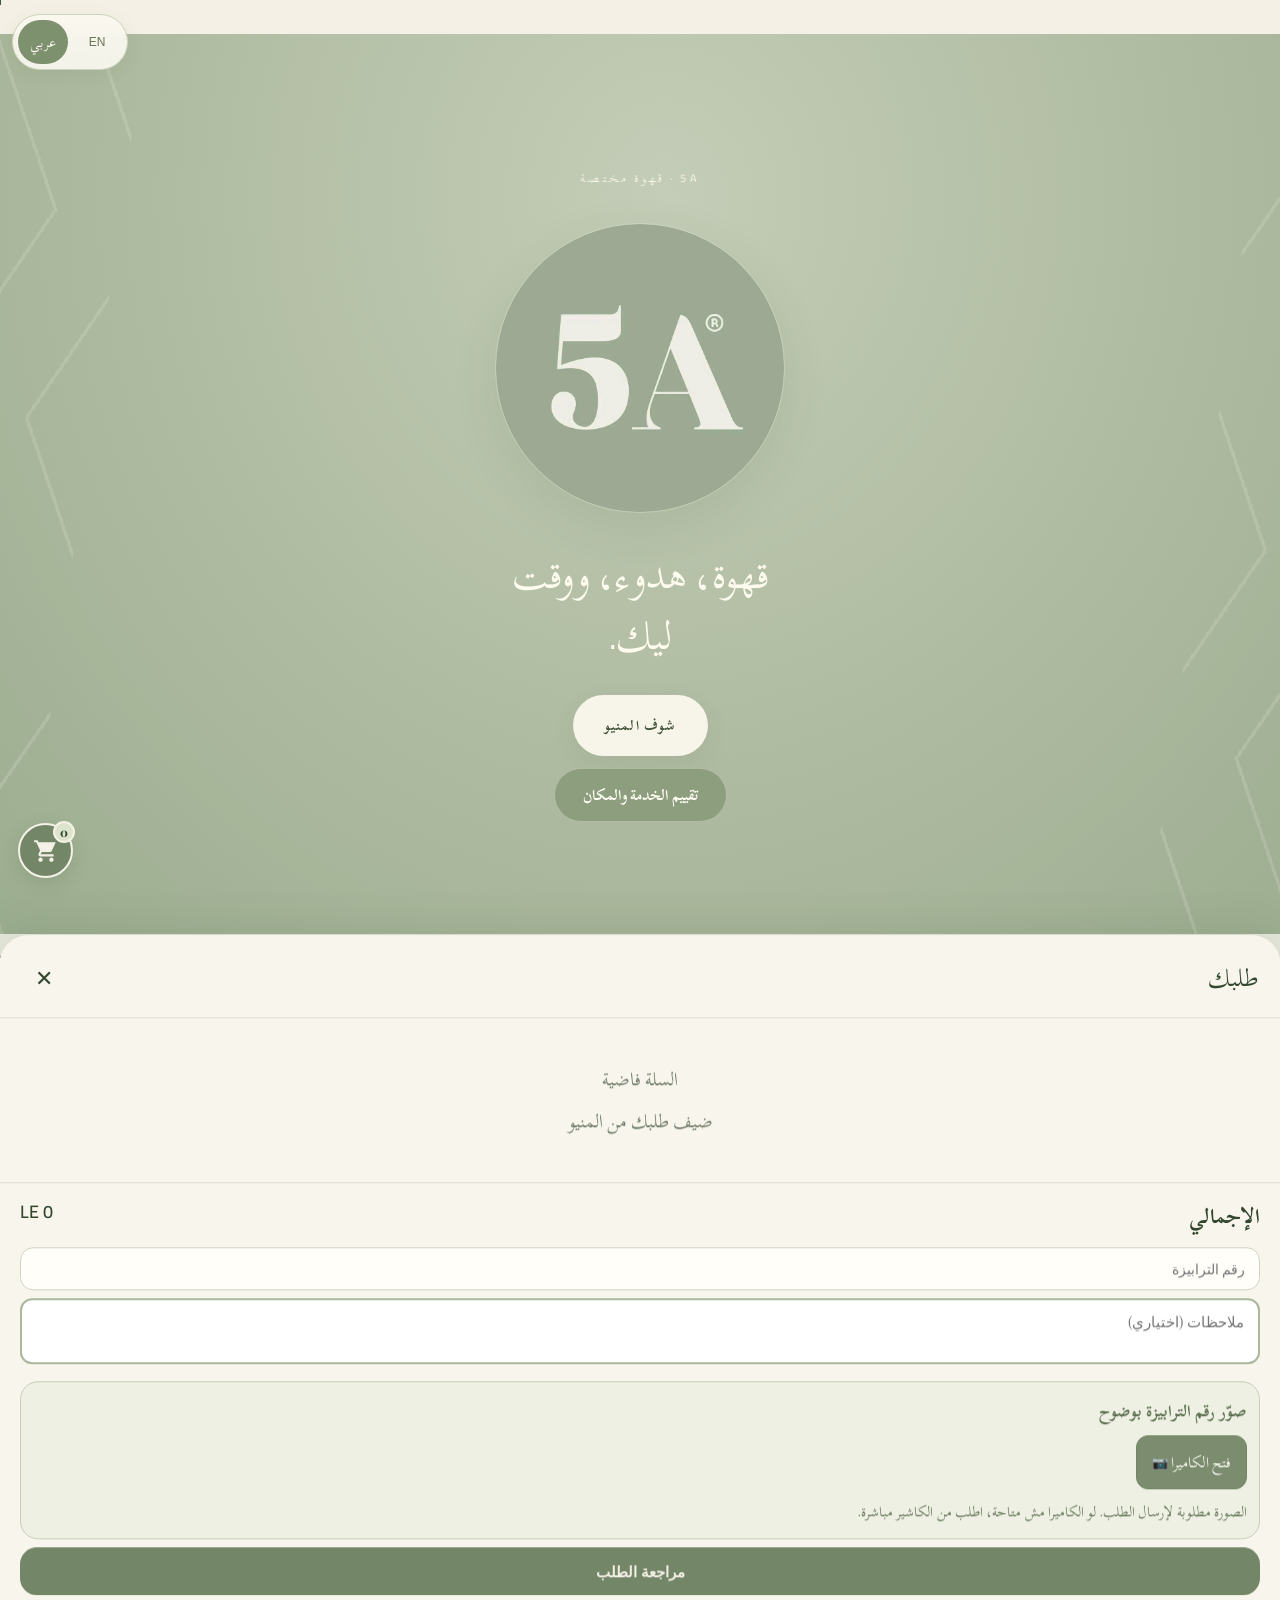
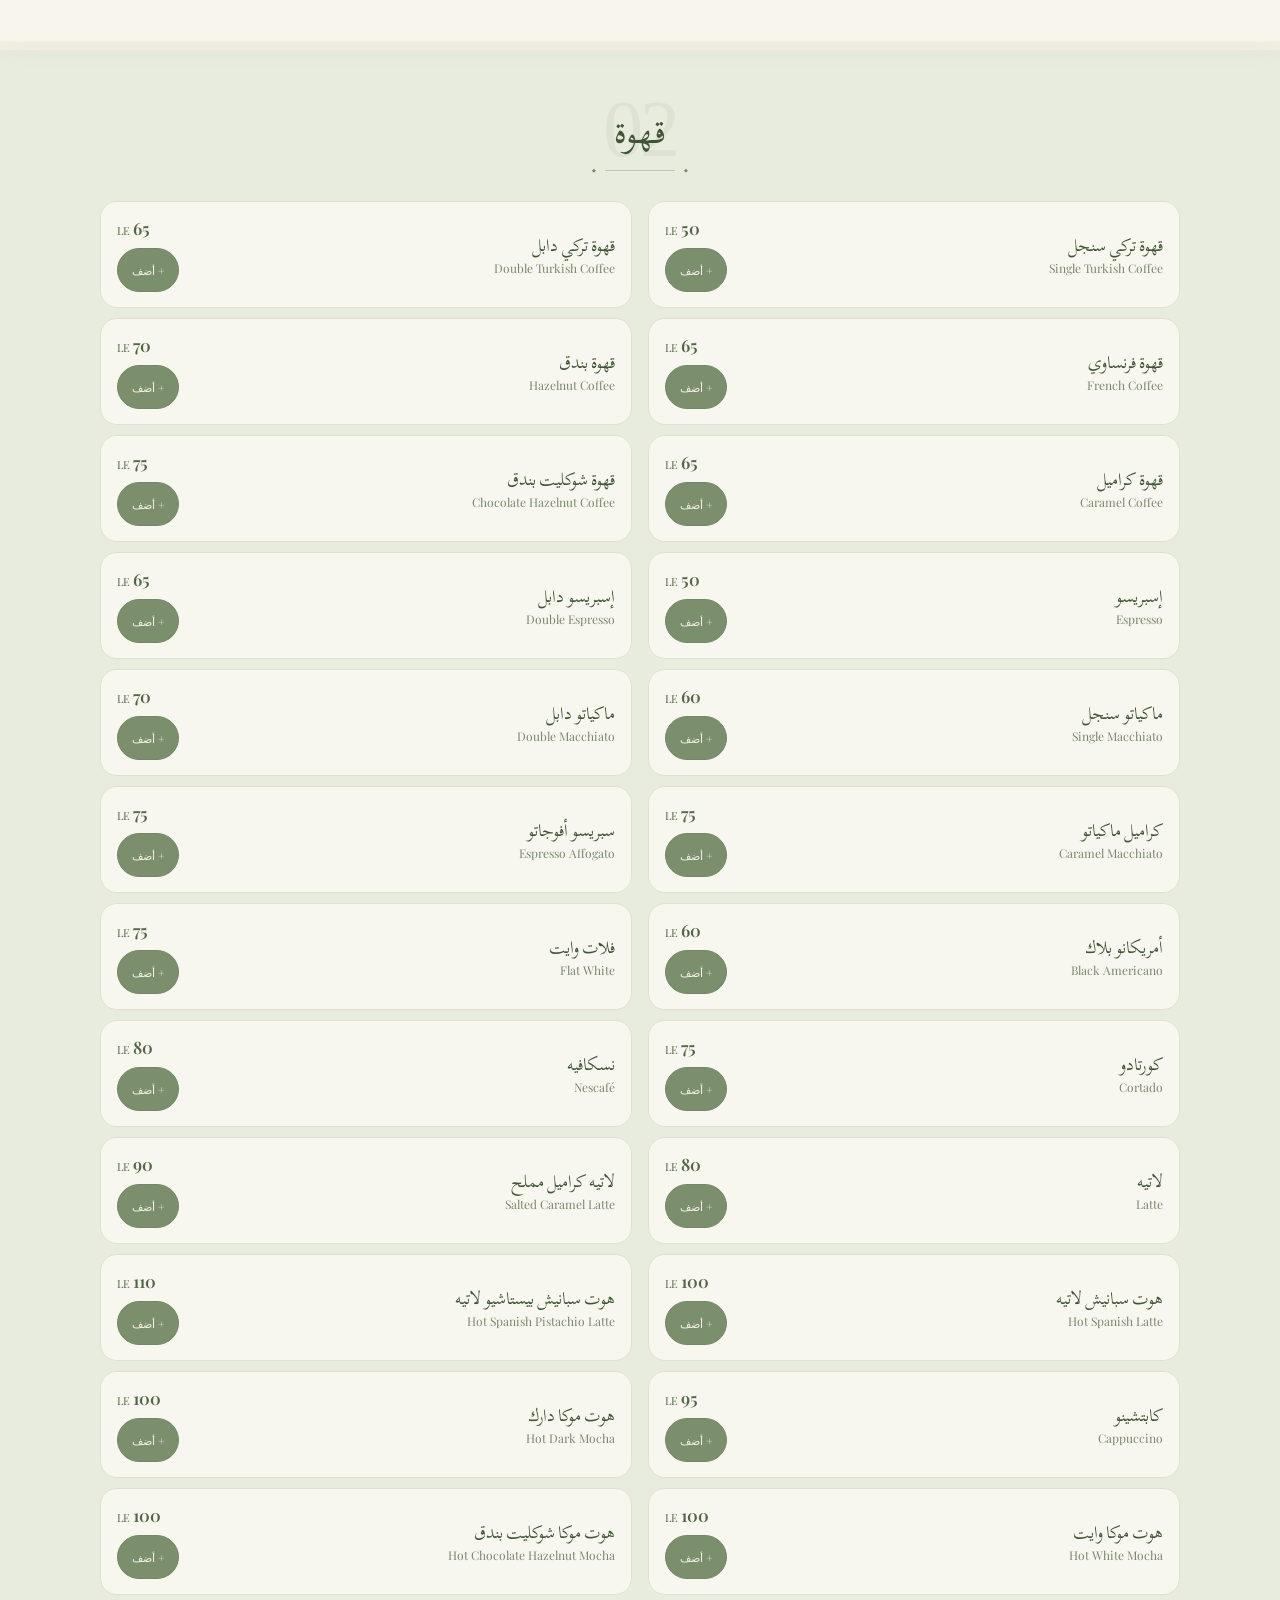
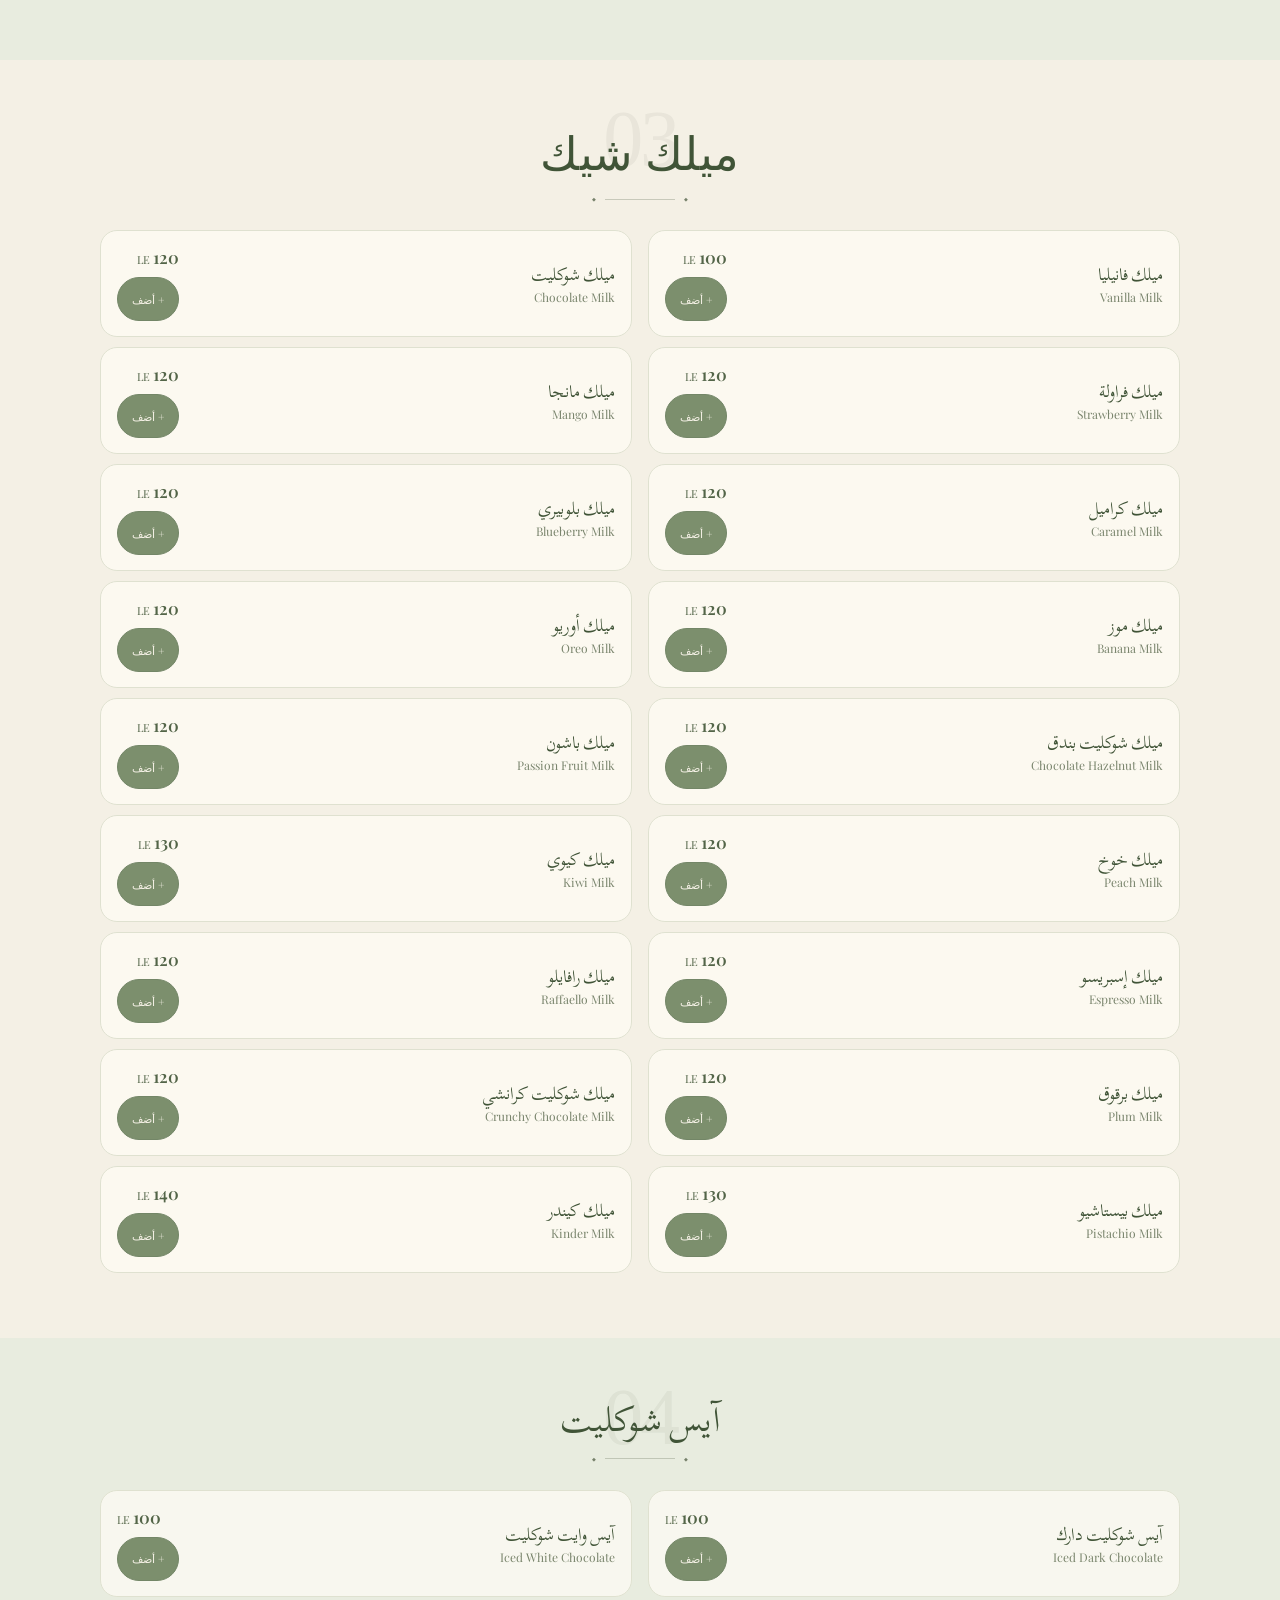
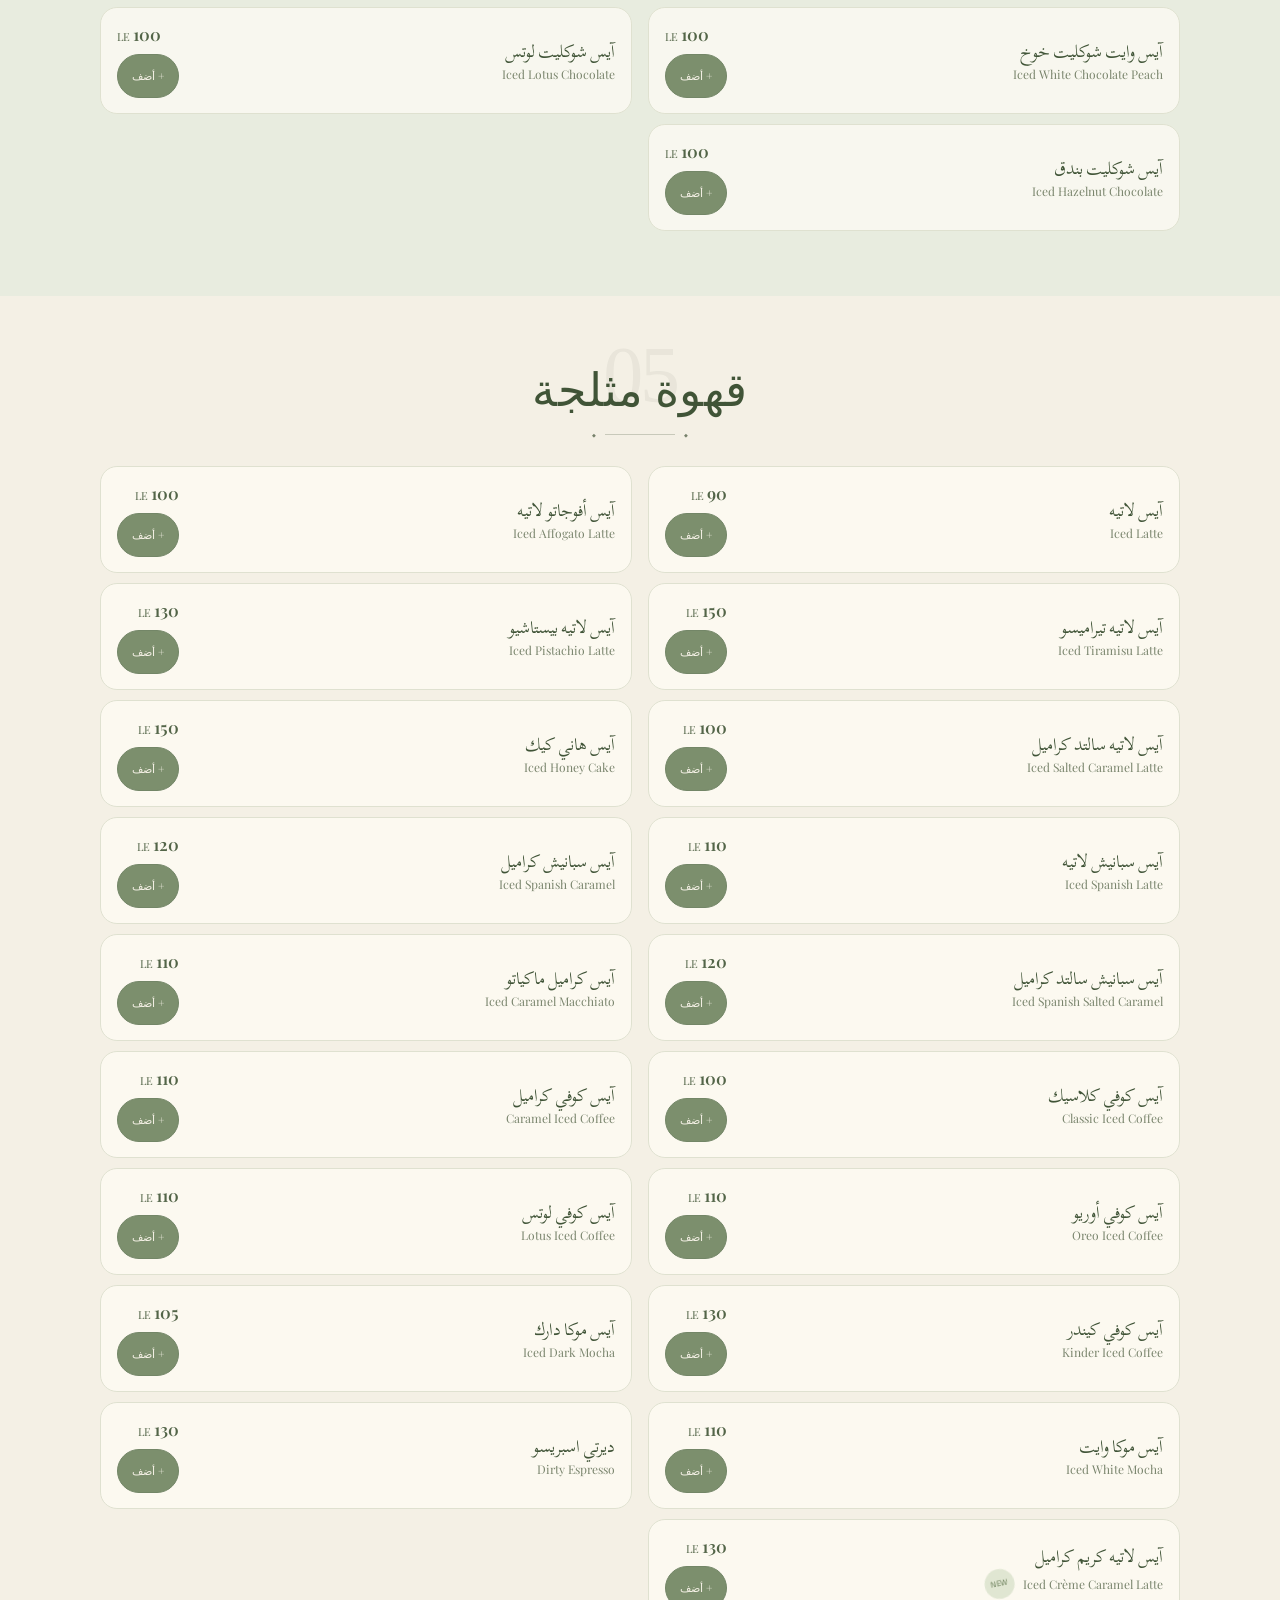
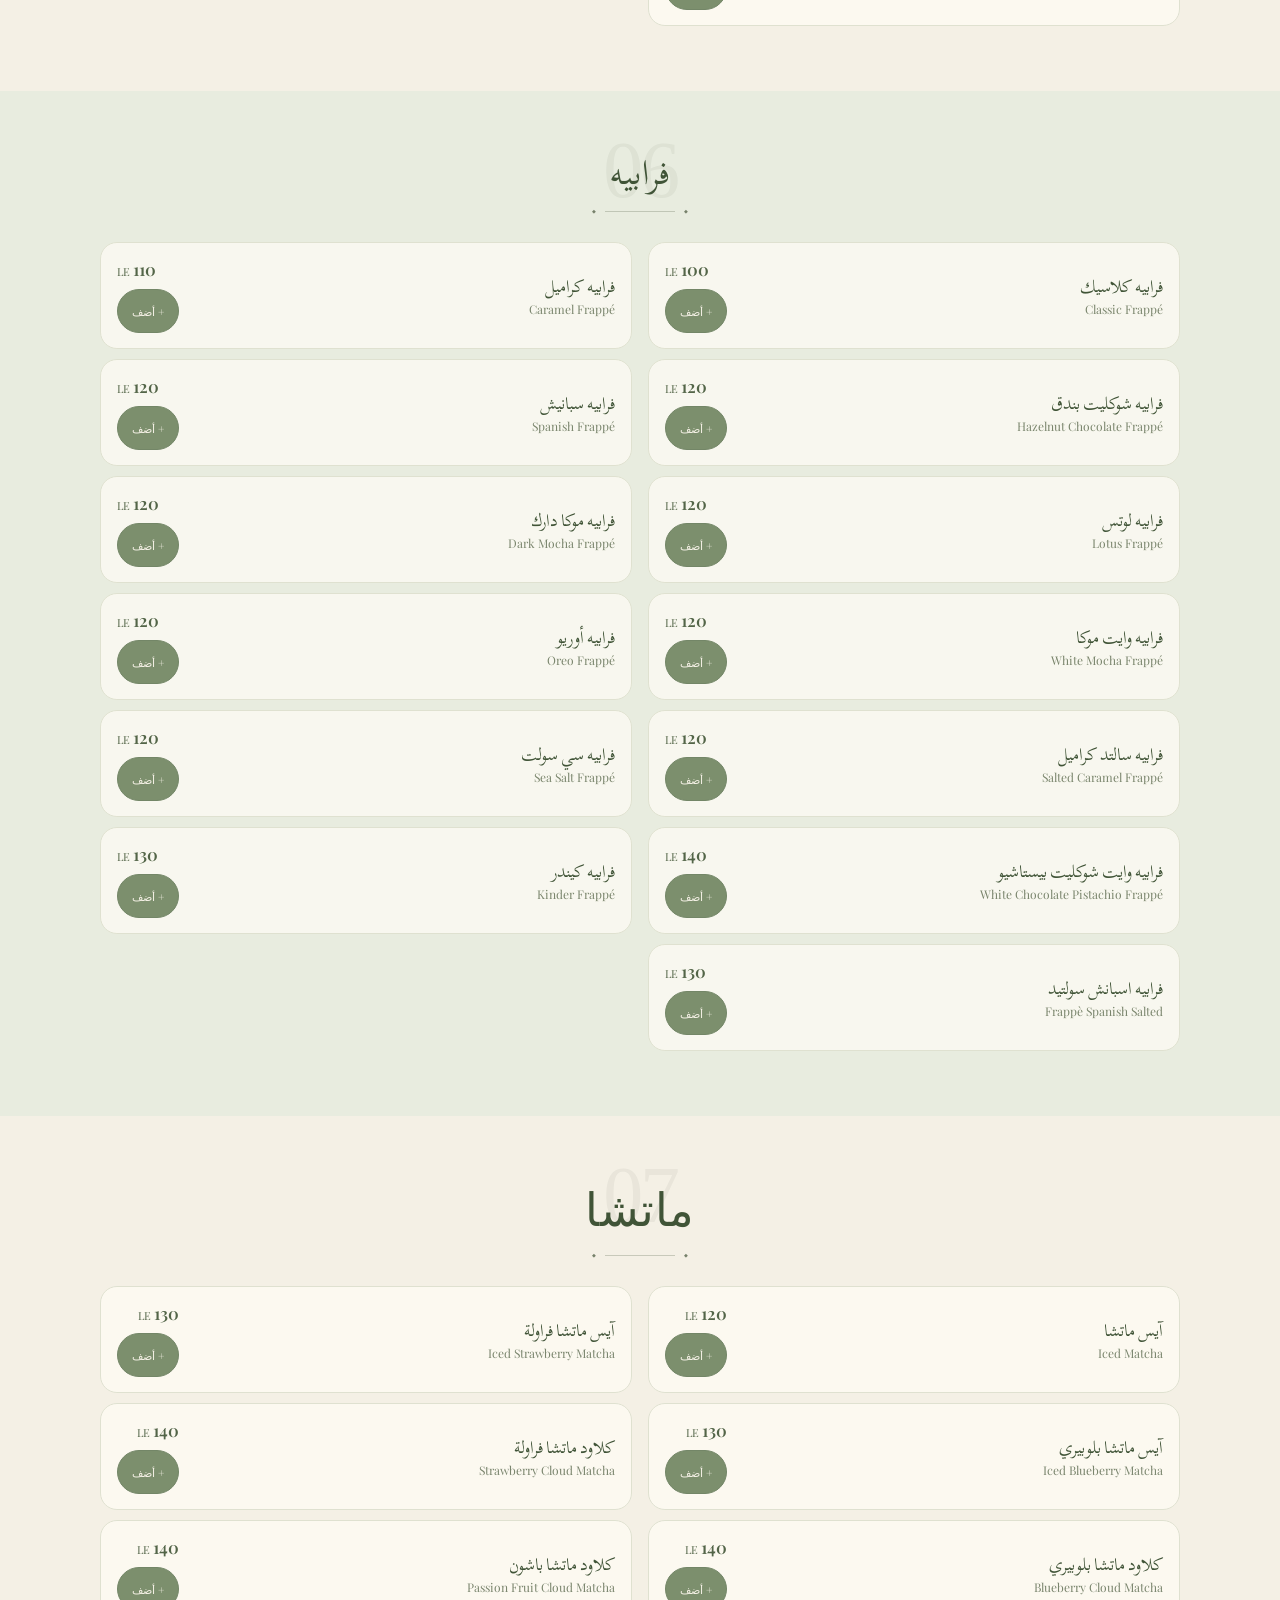
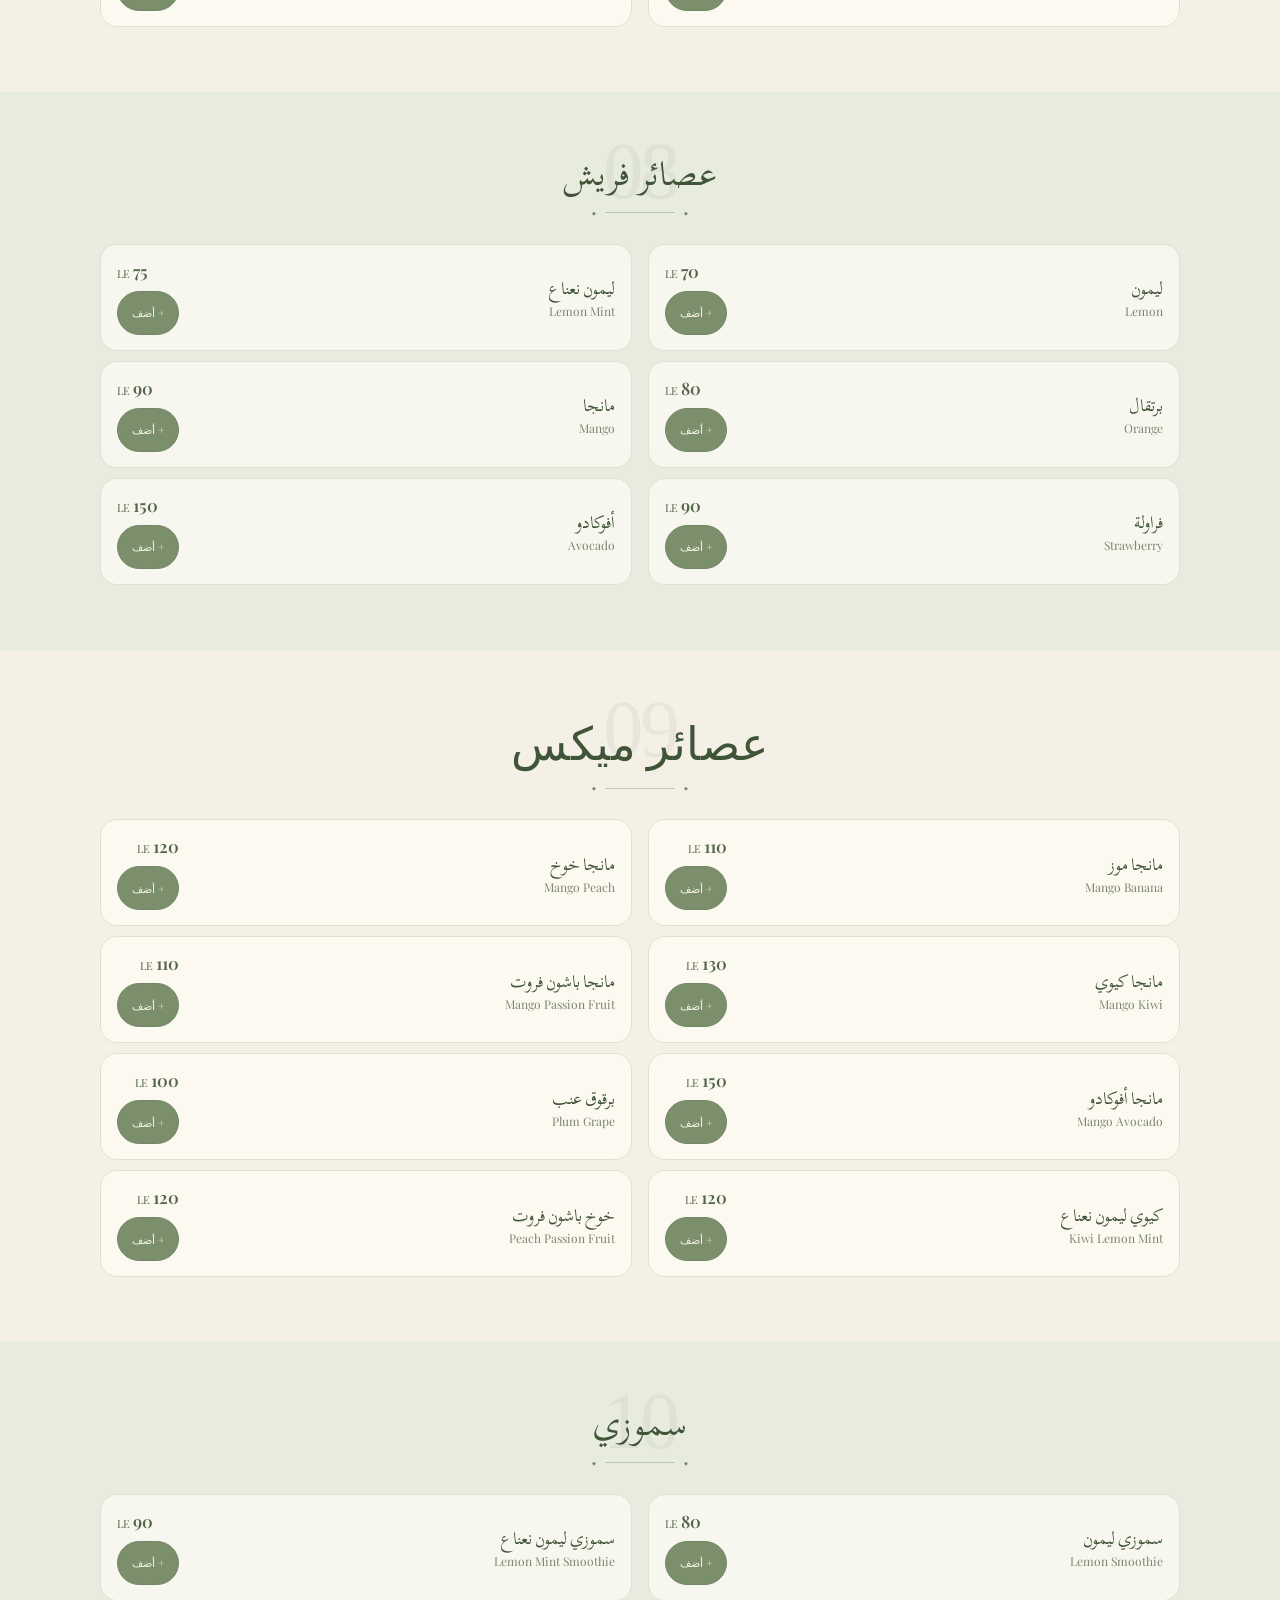
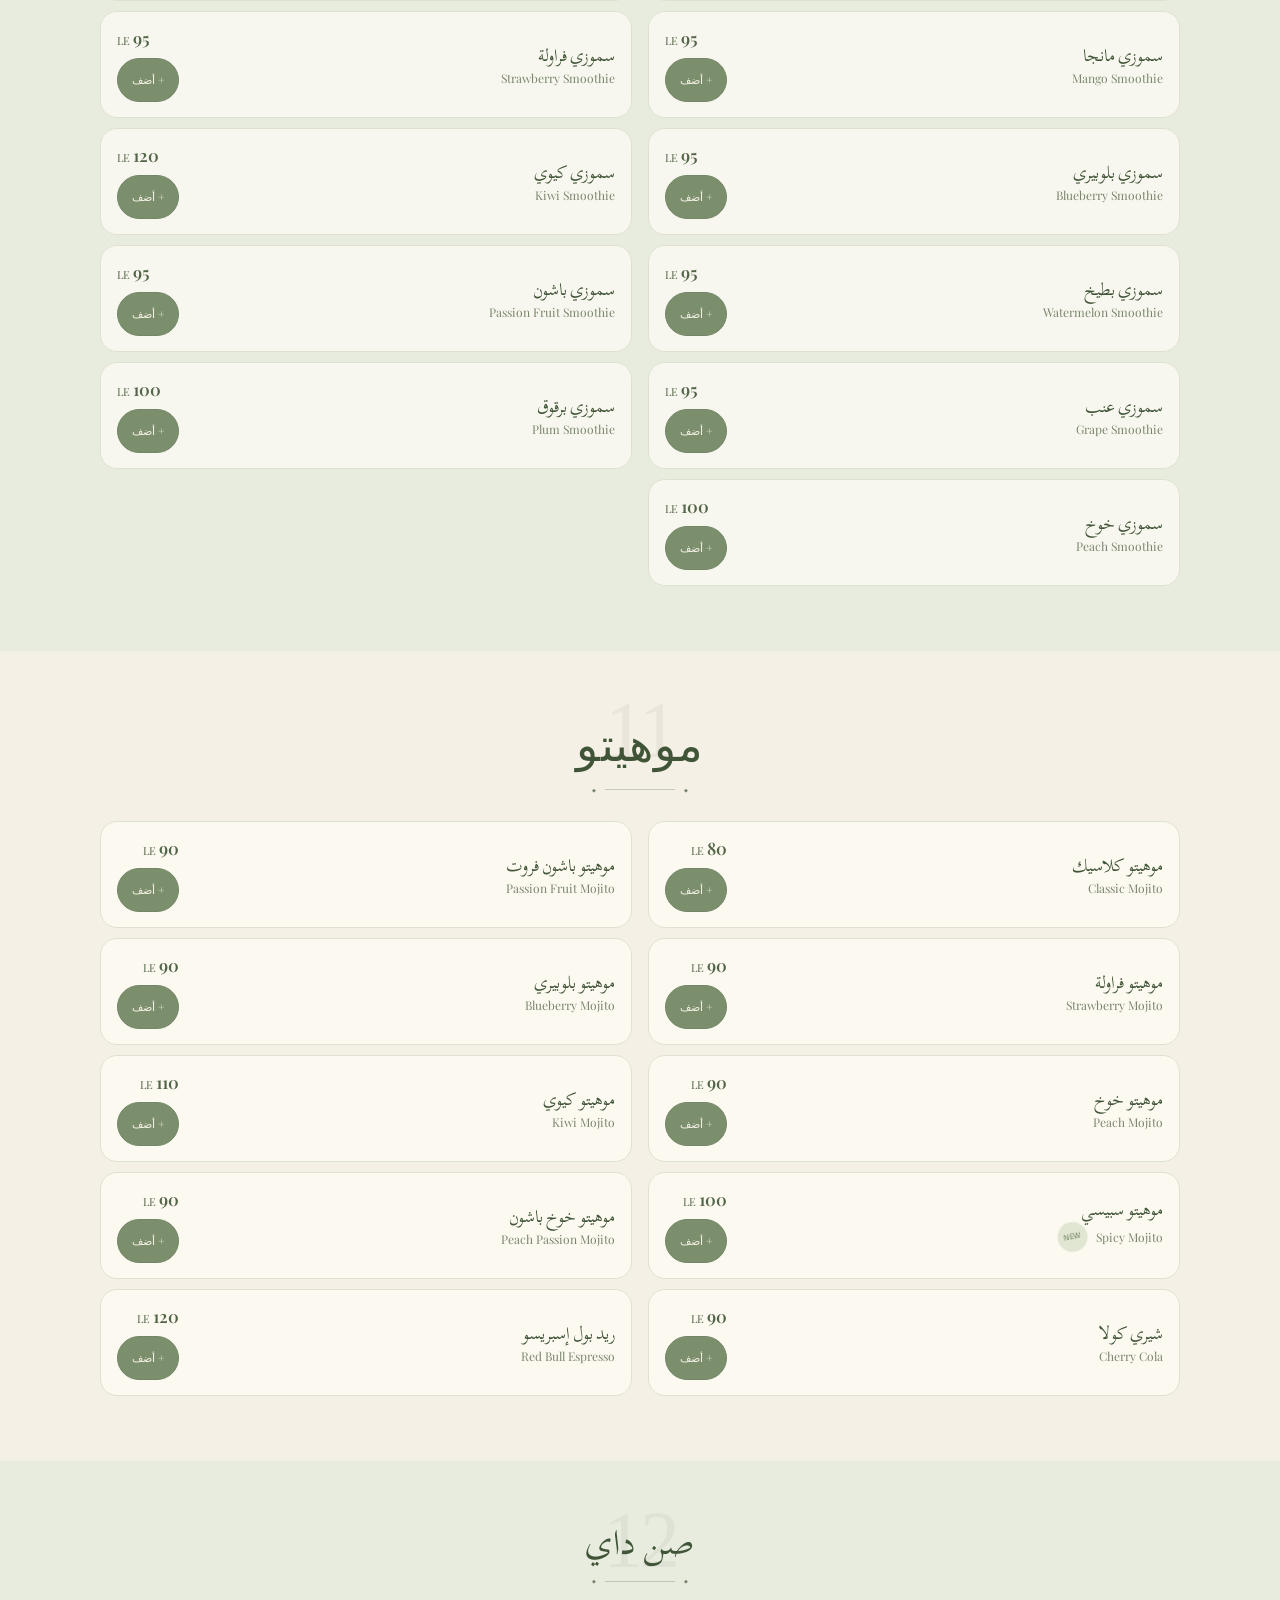
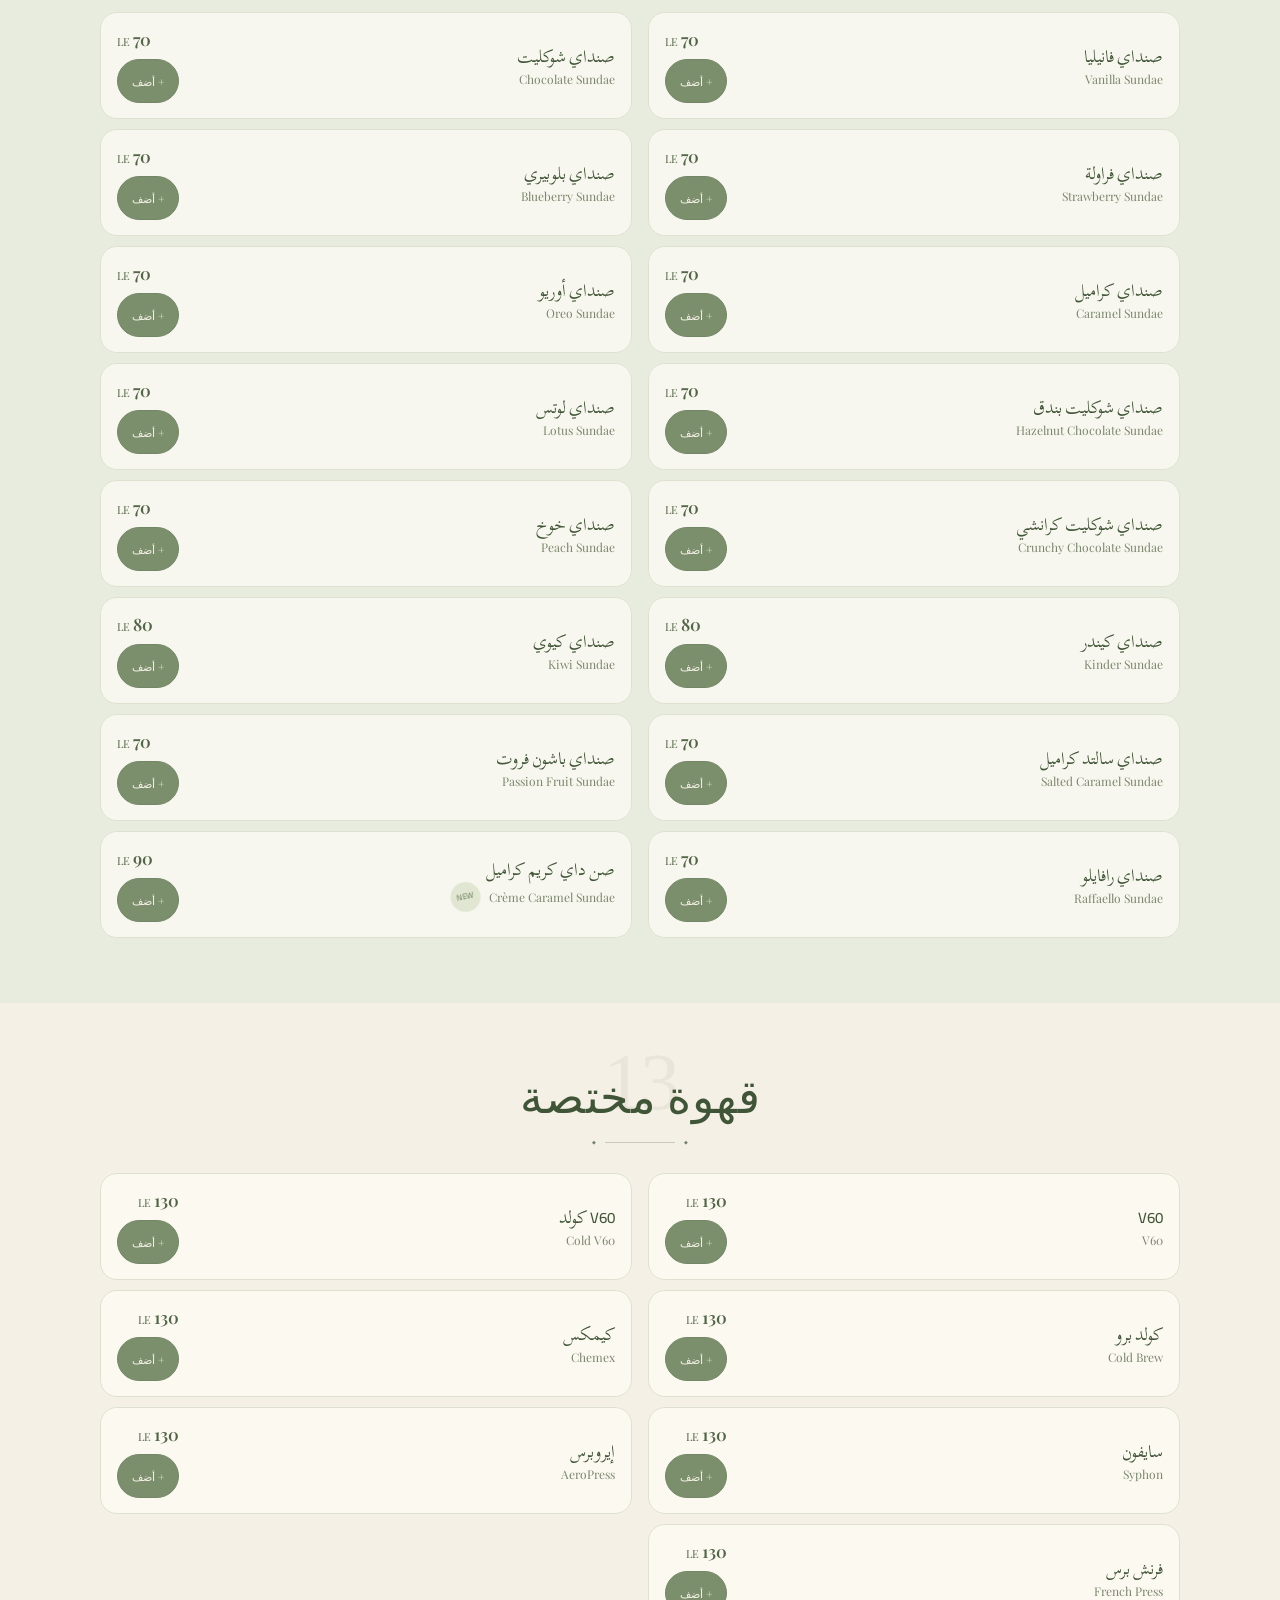
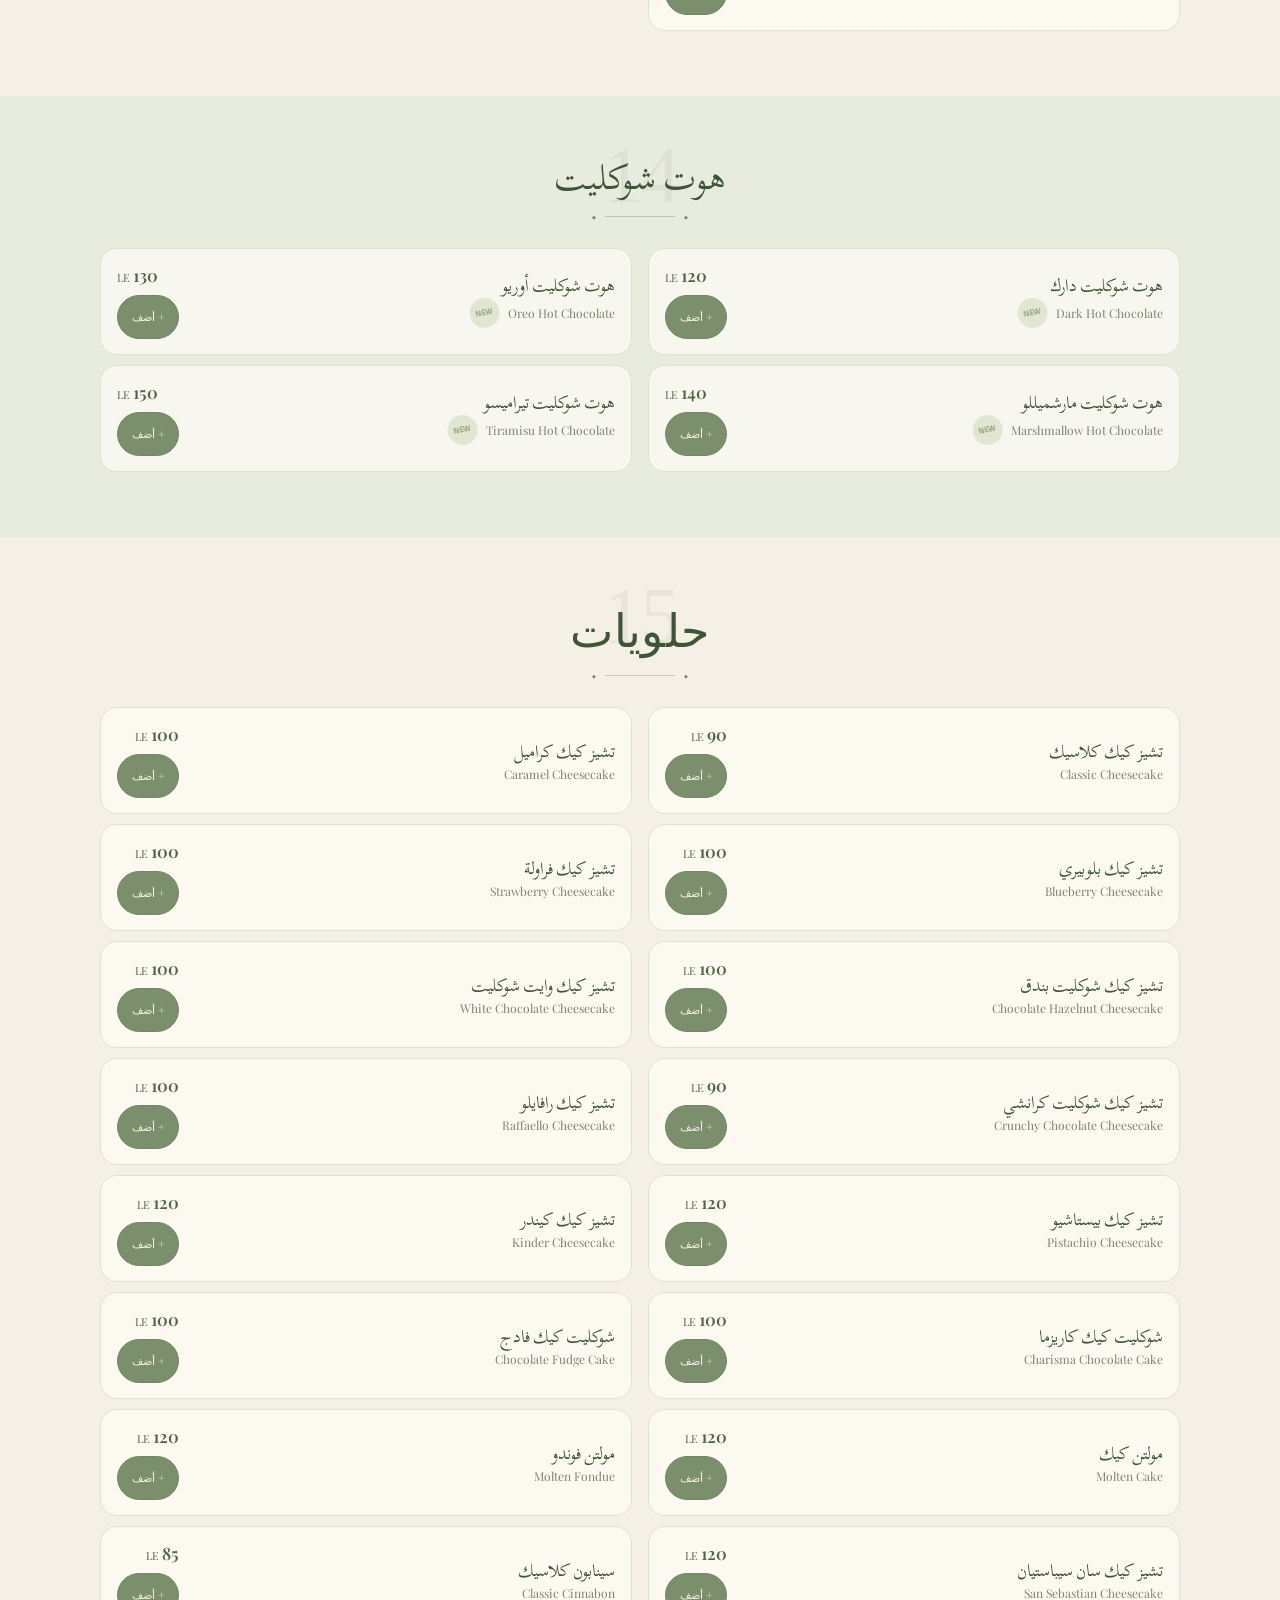
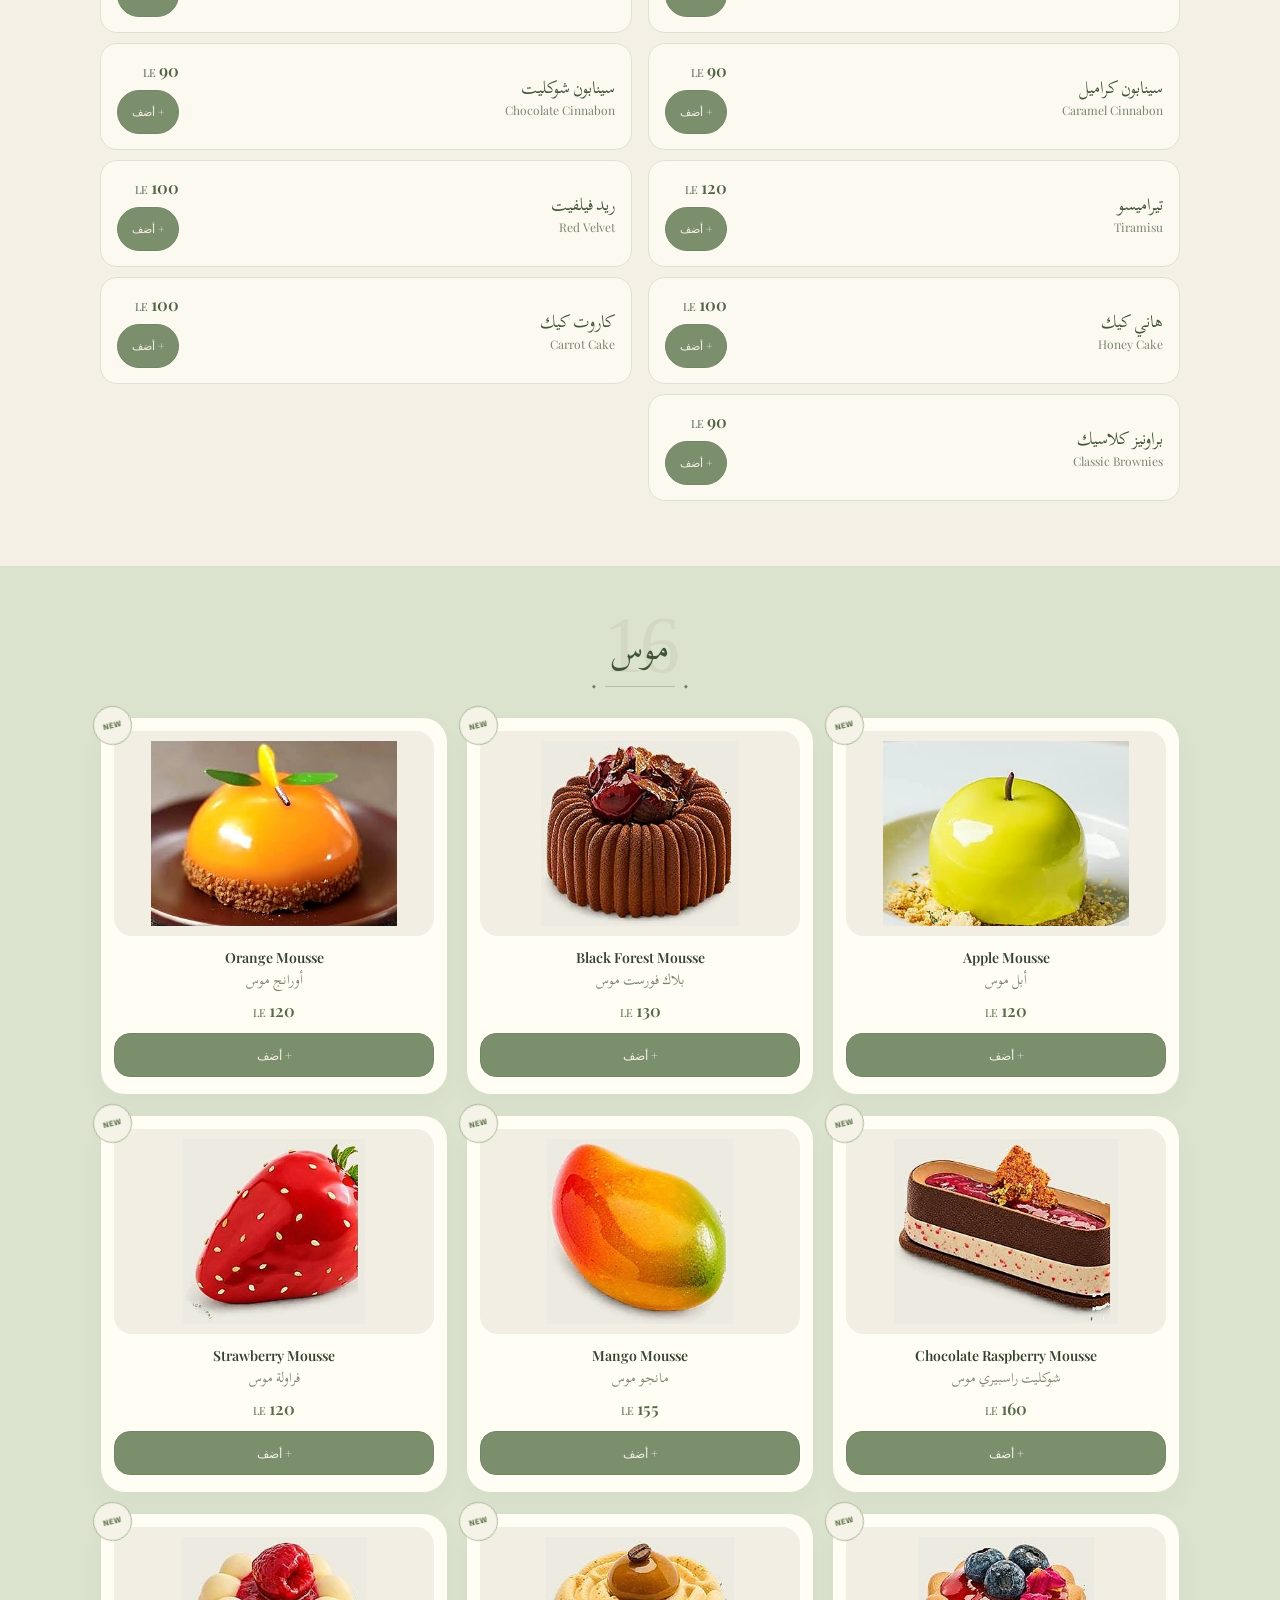
<file: index.html>
<!DOCTYPE html>
<html lang="en">
<head><script>window.lang5a=()=>localStorage.getItem("fivea_lang")==="en"?"en":"ar";window.t5a=(ar,en)=>window.lang5a()==="ar"?ar:en;</script>
<meta charset="UTF-8">
<meta name="viewport" content="width=device-width, initial-scale=1.0">
<title>5A — Menu</title>
<meta name="description" content="5A menu. Crafting coffee and vibes.">
<link rel="icon" href="8-brand.webp">
<link rel="preconnect" href="https://fonts.googleapis.com">
<link rel="preconnect" href="https://fonts.gstatic.com" crossorigin>
<link href="https://fonts.googleapis.com/css2?family=Playfair+Display:ital,wght@0,400..900;1,400..900&family=Pinyon+Script&family=Cairo:wght@300;400;600;700&display=swap" rel="stylesheet">
<style>
:root{
--ivory:#f2efe6; --ivory2:#e9e5d8; --sage:#9dab90; --sage-l:#b7c3ab; --sage-d:#6f8262;
--deep:#33402e; --deep2:#252f21; --ink:#2f3a2a; --ink2:#59644f; --hair:#d3cdb9; --card:#f6f3ea;
--serif:'Playfair Display',Georgia,'Times New Roman',serif;
--script:'Pinyon Script',cursive; --ar:'FiveAArabic','Cairo','FiveAArabic',Tahoma,sans-serif;
}
*{margin:0;padding:0;box-sizing:border-box}
html{scroll-behavior:smooth}
body{background:var(--ivory);color:var(--ink);font-family:var(--serif);-webkit-font-smoothing:antialiased;overflow-x:hidden}
img{display:block;max-width:100%}
#bar{position:fixed;top:0;left:0;height:4px;width:0;background:var(--ivory);z-index:100;box-shadow:0 0 0 1px var(--deep)}
/* hero */
.hero{position:relative;min-height:100svh;color:var(--ivory);
background:radial-gradient(circle at 50% 38%,#b9c6ac 0%,var(--sage) 45%,#74866a 100%);
display:flex;flex-direction:column;align-items:center;justify-content:center;text-align:center;
overflow:hidden;padding:90px 24px 90px}
.hero::before,.hero::after{content:"";position:absolute;top:-40px;bottom:-40px;width:150px;opacity:.7;
background-image:url("data:image/svg+xml,%3Csvg xmlns='http://www.w3.org/2000/svg' width='130' height='260' viewBox='0 0 130 260'%3E%3Cpath d='M0 0 L65 130 L0 260 M65 0 L130 130 L65 260' fill='none' stroke='%23f2efe6' stroke-width='2'/%3E%3C/svg%3E");
background-repeat:repeat-y;background-size:130px 260px;animation:drift 14s linear infinite}
.hero::before{left:-62px}
.hero::after{right:-62px;animation-direction:reverse}
@keyframes drift{from{background-position-y:0}to{background-position-y:260px}}
.hero .tf{font-family:var(--script);font-size:clamp(56px,13vw,110px);line-height:1;color:var(--ivory);
text-shadow:0 4px 24px rgba(37,47,33,.45);margin-bottom:14px;opacity:0;animation:tfr 1s .1s ease forwards}
@keyframes tfr{from{opacity:0;transform:translateY(30px) rotate(-4deg)}to{opacity:1;transform:rotate(-4deg)}}
.lgw{position:relative;width:min(340px,70vw);aspect-ratio:1}
.lgw::before,.lgw::after{content:"";position:absolute;inset:-6px;border-radius:50%;border:2px solid var(--ivory);opacity:0;
animation:ring 3.2s 1.4s ease-out infinite}
.lgw::after{animation-delay:2.5s}
@keyframes ring{0%{transform:scale(1);opacity:.8}100%{transform:scale(1.35);opacity:0}}
.hero .lg{width:100%;height:100%;border-radius:50%;box-shadow:0 26px 60px rgba(37,47,33,.5);
opacity:0;animation:pop 1.1s .35s cubic-bezier(.2,1.4,.3,1) forwards,float 6s 1.6s ease-in-out infinite}
@keyframes float{0%,100%{transform:translateY(0)}50%{transform:translateY(-12px)}}
.hero .tag{margin-top:34px;font-size:clamp(16px,3.4vw,22px);letter-spacing:.26em;text-transform:uppercase;
font-weight:700;opacity:0;animation:rise 1s .9s ease forwards}
.btn{margin-top:28px;display:inline-block;font-family:var(--ar);font-weight:700;font-size:14px;letter-spacing:.2em;
text-transform:uppercase;text-decoration:none;color:var(--deep);background:var(--ivory);padding:15px 34px;
border-radius:999px;box-shadow:0 10px 26px rgba(37,47,33,.35);opacity:0;animation:rise 1s 1.1s ease forwards;
transition:transform .3s,box-shadow .3s}
.btn:hover,.btn:active{transform:translateY(-3px) scale(1.04);box-shadow:0 16px 34px rgba(37,47,33,.45)}
@keyframes rise{from{opacity:0;transform:translateY(26px)}to{opacity:1;transform:none}}
@keyframes pop{from{opacity:0;transform:scale(.8)}to{opacity:1;transform:scale(1)}}
.review-hero{margin-top:12px;letter-spacing:0;text-transform:none;font-size:15px;padding:11px 28px;background:var(--deep);color:var(--ivory);border:1px solid rgba(242,239,230,.6);position:relative;z-index:1;animation-delay:1.2s}
.rate-link{border-color:#d2b779;color:#f0d49a}
/* ticker */
.tick{background:var(--deep2);color:var(--ivory);overflow:hidden;white-space:nowrap;padding:14px 0;
font-weight:800;font-size:15px;letter-spacing:.3em;text-transform:uppercase}
.tick div{display:inline-block;animation:mq 30s linear infinite}
.tick span{padding:0 18px} .tick i{font-style:normal;color:var(--sage)}
@keyframes mq{from{transform:translateX(0)}to{transform:translateX(-50%)}}
/* nav */
nav{position:sticky;top:0;z-index:50;background:var(--deep);box-shadow:0 6px 20px rgba(37,47,33,.3)}
.nwrap{display:flex;align-items:center;gap:8px;overflow-x:auto;padding:10px 14px;scrollbar-width:none}
.nwrap::-webkit-scrollbar{display:none}
.nl{flex:0 0 auto;width:34px;height:34px;border-radius:50%;margin-right:4px}
.nv{flex:0 0 auto;font-family:var(--ar);font-weight:700;font-size:13px;letter-spacing:.04em;
color:var(--ivory);text-decoration:none;padding:8px 15px;border:1px solid rgba(242,239,230,.3);
border-radius:999px;transition:all .25s}
.nv.on{background:var(--ivory);color:var(--deep);border-color:var(--ivory);transform:scale(1.06)}
/* sections */
.sec{position:relative;padding:84px 22px 70px;scroll-margin-top:52px;overflow:hidden}
.sec>*{max-width:1080px;margin-left:auto;margin-right:auto}
.sec:nth-of-type(even){background:var(--deep);color:var(--ivory);--ink:#f2efe6;--ink2:#c9d2bd;--hair:rgba(242,239,230,.28);--sage-d:#b7c3ab;--card:#3d4b37;--ivory2:#2f3b2b}
.sec:nth-of-type(odd){background:var(--ivory)}
.sec.mouse{background:var(--sage)!important;color:var(--deep2);--ink:#252f21;--ink2:#3d4a36;--hair:rgba(37,47,33,.3);--sage-d:#33402e;--card:#f2efe6;--ivory2:#e6e1d1}
.sh{text-align:center;margin-bottom:38px;position:relative}
.gn{position:absolute;left:50%;top:-34px;transform:translateX(-50%);font-weight:900;font-size:clamp(120px,32vw,230px);
line-height:1;color:currentColor;opacity:.08;pointer-events:none;letter-spacing:-.04em}
.sar{position:relative;font-family:var(--ar);font-weight:600;font-size:20px;color:var(--ink2);margin-bottom:4px}
.sh h2{position:relative;display:inline-block;font-weight:900;font-size:clamp(38px,9vw,66px);
letter-spacing:.04em;text-transform:uppercase;color:var(--sage-d);padding:0 8px;line-height:1.05}
.sec:nth-of-type(odd) .sh h2{color:var(--deep)}
.sh h2 em{position:absolute;left:50%;top:60%;transform:translateX(-50%) rotate(-5deg);
font-family:var(--script);font-weight:400;text-transform:none;letter-spacing:0;
font-size:clamp(34px,6vw,54px);color:var(--sage);opacity:.95;pointer-events:none;text-shadow:0 2px 8px rgba(0,0,0,.15)}
.sec:nth-of-type(odd) .sh h2 em{color:var(--sage-d)}
.sec.mouse .sh h2 em{color:var(--ivory)}
.rule{display:flex;align-items:center;justify-content:center;gap:12px;margin-top:16px;color:var(--ink2)}
.rule span{width:min(240px,40vw);height:2px;background:currentColor;opacity:.5}
.rule i{font-style:normal;font-size:11px}
.note{text-align:center;font-family:var(--ar);font-size:14px;font-weight:700;letter-spacing:.14em;
text-transform:uppercase;color:var(--ink2);margin:-16px auto 28px}
.note span{font-weight:400;letter-spacing:0;text-transform:none}
/* rows */
.ml{list-style:none;columns:2;column-gap:56px}
@media(max-width:640px){.ml{columns:1}}
.mi{position:relative;display:flex;align-items:center;gap:10px;padding:11px 12px;margin:0 -12px;
break-inside:avoid;border-radius:12px;transition:background .25s,transform .25s}
.mi:hover,.mi:active{background:rgba(157,171,144,.28);transform:translateX(6px)}
.mt{display:flex;flex-direction:column;gap:1px}
.nm{font-weight:800;font-size:17px;color:var(--ink)}
.ar{font-family:var(--ar);font-weight:400;font-size:13.5px;color:var(--ink2)}
.dots{flex:1;border-bottom:2px dotted var(--hair);transform:translateY(-2px)}
.pr{font-size:15px;color:var(--ink);white-space:nowrap}
.pr b{font-weight:900;font-size:19px}
.mi .pr{background:var(--sage);color:var(--deep2);padding:5px 12px;border-radius:999px}
.sec:nth-of-type(odd) .mi .pr{background:var(--deep);color:var(--ivory)}
.stamp{position:absolute;top:-8px;left:-8px;width:44px;height:44px;background:var(--ivory);border:2px solid var(--deep);
color:var(--deep);border-radius:50%;display:grid;place-items:center;font-family:var(--ar);z-index:2;
font-size:9.5px;font-weight:800;letter-spacing:.1em;transform:rotate(-14deg);animation:wob 3s ease-in-out infinite}
@keyframes wob{0%,100%{transform:rotate(-14deg)}50%{transform:rotate(-6deg) scale(1.08)}}
/* mousse cards */
.grid{display:grid;grid-template-columns:repeat(3,1fr);gap:34px 22px}
@media(max-width:820px){.grid{grid-template-columns:repeat(2,1fr);gap:30px 14px}}
.card{position:relative;background:var(--card);border-radius:22px;padding:14px 10px 18px;text-align:center;
box-shadow:0 14px 34px -16px rgba(37,47,33,.55);transition:transform .45s cubic-bezier(.2,1,.3,1),box-shadow .45s}
.card:hover,.card:active{transform:translateY(-8px) rotate(-.6deg);box-shadow:0 26px 48px -18px rgba(37,47,33,.65)}
.ph{display:grid;place-items:center;height:210px;background:#edeae1;border-radius:16px;overflow:hidden}
.ph img{max-height:186px;max-width:92%;width:auto;transition:transform .5s cubic-bezier(.2,1,.3,1)}
.card:hover .ph img{transform:scale(1.08) rotate(-1.5deg)}
.card figcaption{display:flex;flex-direction:column;gap:2px;margin-top:12px}
.card .nm{font-size:16px}
.card .pr{margin:8px auto 0;background:var(--deep);color:var(--ivory);padding:5px 16px;border-radius:999px}
.card .stamp{top:-12px;left:-8px}
.stamp-i{display:inline-grid;place-items:center;width:30px;height:30px;margin-inline-start:8px;
background:var(--sage);border:0;color:var(--deep2);border-radius:50%;font-family:var(--ar);
font-style:normal;font-size:8px;font-weight:800;letter-spacing:.08em;vertical-align:middle;
transform:rotate(-12deg) translateY(-2px)}
footer{background:var(--deep2);color:var(--ivory);text-align:center;padding:64px 24px 50px}
footer img{width:110px;height:110px;border-radius:50%;margin:0 auto 16px}
footer .tf{font-family:var(--script);font-size:52px;transform:rotate(-3deg)}
footer .tg{margin-top:12px;font-size:13px;letter-spacing:.26em;text-transform:uppercase;opacity:.9}
.rv{opacity:0;transform:translateY(34px) scale(.98);transition:opacity .7s ease,transform .7s cubic-bezier(.2,1,.3,1);
transition-delay:calc(var(--d)*55ms)}
.rv.in{opacity:1;transform:none}
@media(prefers-reduced-motion:reduce){
*,*::before,*::after{animation:none!important;transition:none!important}
.rv{opacity:1;transform:none}
.hero .tf,.hero .lg,.hero .tag,.btn{opacity:1}
html{scroll-behavior:auto}
}
/* ===== cart ===== */
.add-btn{flex:none;align-self:center;background:var(--deep);color:var(--ivory);border:0;border-radius:999px;
padding:6px 14px;font-family:var(--serif);font-weight:700;font-size:13px;cursor:pointer;
transition:transform .15s,background .25s;box-shadow:0 2px 8px rgba(31,59,45,.25)}
.add-btn:active{transform:scale(.93)}
.add-btn.added{background:var(--sage);color:var(--deep2)}
.card-add{width:100%;margin-top:10px;padding:9px 14px;font-size:14px}
#cart-fab{position:fixed;bottom:22px;inset-inline-end:18px;z-index:900;width:60px;height:60px;border-radius:50%;
background:var(--deep);color:var(--ivory);border:2px solid var(--ivory);display:grid;place-items:center;cursor:pointer;
box-shadow:0 6px 20px rgba(31,59,45,.45);transition:transform .2s}
#cart-fab:hover{transform:scale(1.06)}
#cart-fab svg{width:26px;height:26px;fill:currentColor}
#cart-count{position:absolute;top:-4px;inset-inline-start:-4px;min-width:22px;height:22px;border-radius:999px;
background:var(--sage);color:var(--deep2);font-family:var(--serif);font-weight:800;font-size:12px;
display:grid;place-items:center;padding:0 5px;border:2px solid var(--ivory)}
#cart-fab.bump{animation:bump .35s}
@keyframes bump{40%{transform:scale(1.18)}}
#cart-backdrop{position:fixed;inset:0;background:rgba(20,35,28,.5);z-index:990;opacity:0;pointer-events:none;transition:opacity .3s}
#cart-backdrop.open{opacity:1;pointer-events:auto}
#cart-drawer{position:fixed;left:0;right:0;bottom:0;z-index:999;background:var(--ivory);border-radius:22px 22px 0 0;
max-height:82vh;display:flex;flex-direction:column;transform:translateY(105%);transition:transform .35s cubic-bezier(.2,1,.3,1);
box-shadow:0 -8px 40px rgba(20,35,28,.35);font-family:var(--serif)}
#cart-drawer.open{transform:translateY(0)}
.cart-head{display:flex;align-items:center;justify-content:space-between;padding:16px 20px 10px;border-bottom:2px solid var(--sage)}
.cart-head h3{margin:0;font-size:20px;color:var(--deep2)}
.cart-head .ar-sub{font-family:var(--ar);font-size:14px;color:var(--deep2);opacity:.75}
#cart-close{background:none;border:0;font-size:22px;color:var(--deep2);cursor:pointer;line-height:1;padding:4px 8px}
#cart-items{overflow-y:auto;padding:8px 20px;flex:1}
.cart-row{display:flex;align-items:center;gap:10px;padding:10px 0;border-bottom:1px dashed var(--sage)}
.cart-row .ci-info{flex:1;min-width:0}
.cart-row .ci-en{font-weight:800;font-size:15px;color:var(--ink)}
.cart-row .ci-ar{font-family:var(--ar);font-size:13px;color:var(--deep2);opacity:.8}
.cart-row .ci-unit{font-size:12px;opacity:.7}
.qty-ctl{display:flex;align-items:center;gap:8px}
.qty-ctl button{width:30px;height:30px;border-radius:50%;border:2px solid var(--deep);background:var(--ivory);
color:var(--deep2);font-weight:800;font-size:16px;cursor:pointer;display:grid;place-items:center;line-height:1}
.qty-ctl .q{min-width:20px;text-align:center;font-weight:800}
.ci-line{width:70px;text-align:end;font-weight:800;color:var(--deep2);font-size:14px}
.ci-rm{background:none;border:0;color:#a33;font-size:16px;cursor:pointer;padding:4px}
.cart-empty{text-align:center;padding:34px 10px;color:var(--deep2);opacity:.7}
.cart-empty .ar-sub{font-family:var(--ar);display:block;margin-top:4px}
.cart-foot{padding:12px 20px 20px;border-top:2px solid var(--sage);background:var(--ivory)}
.cart-total{display:flex;justify-content:space-between;font-size:19px;font-weight:800;color:var(--deep2);margin-bottom:10px}
.cart-foot input{width:100%;box-sizing:border-box;padding:11px 14px;border:2px solid var(--sage);border-radius:12px;
font-family:var(--serif);font-size:15px;margin-bottom:8px;background:#fff;color:var(--ink)}
.cart-foot input:focus{outline:2px solid var(--deep)}
#order-note{resize:none}
#confirm-order{width:100%;padding:14px;border:0;border-radius:14px;background:var(--deep);color:var(--ivory);
font-family:var(--serif);font-weight:800;font-size:17px;cursor:pointer;transition:opacity .2s}
#confirm-order:disabled{opacity:.45;cursor:not-allowed}
#cart-status{text-align:center;font-size:13.5px;margin-top:8px;min-height:18px;color:var(--deep2)}
#cart-status.err{color:#a33}
#cart-status.ok{color:#2c6e49;font-weight:700}
/* Keep item review and camera controls reachable on short mobile screens. */
#cart-drawer{display:block;overflow-y:auto;overscroll-behavior:contain;-webkit-overflow-scrolling:touch;max-height:90vh;max-height:90dvh;padding-bottom:env(safe-area-inset-bottom)}
.cart-head{position:sticky;top:0;z-index:2;background:var(--ivory)}
#cart-items{flex:none;overflow:visible}
.cart-foot{flex:none}
#table-photo-box strong{display:block;margin-bottom:8px}
#table-camera{height:160px;max-height:25vh!important;max-height:25dvh!important;object-fit:contain;background:#20271e}
#camera-snap{width:100%;min-height:44px;background:var(--deep);color:var(--ivory);border:0;border-radius:8px;font:700 15px 'FiveAArabic',Tahoma,sans-serif}
#camera-open{min-height:44px}
#menu-reviews{background:#eeeade;padding:65px 22px;color:#243e2e;direction:rtl;font-family:var(--ar);scroll-margin-top:65px}#menu-reviews .reviews-inner{max-width:820px;margin:auto}#menu-reviews .reviews-kicker{font-size:11px;letter-spacing:2px;color:#8b723a;margin-bottom:15px}#menu-reviews h2{font-size:28px;font-weight:600;margin:0 0 24px}#menu-reviews .summary:empty{display:none}#menu-reviews .summary{padding:26px;border:1px solid #bfa56a;border-radius:22px;background:#233e30;color:#f8f3e5;box-shadow:0 10px 28px #20382712;margin-bottom:22px}#menu-reviews .summary .rating-display{width:180px;height:39px;margin-bottom:12px}#menu-reviews .summary-count{font-size:12px;color:#e0d8c3}#menu-reviews .review{padding:24px;margin:0 0 18px;border:1px solid #cabb95;border-radius:22px;background:linear-gradient(145deg,#fffef9,#f8f3e7);box-shadow:0 10px 30px #243d2c0a}#menu-reviews .rhead{display:flex;justify-content:space-between;flex-wrap:wrap;align-items:center;gap:12px}#menu-reviews strong{font-size:15px;overflow-wrap:anywhere;unicode-bidi:plaintext}#menu-reviews .small{font-size:11px;color:#78806e;line-height:1.9;margin-top:10px}#menu-reviews .review p{font-size:14px;line-height:2;margin:20px 0;padding-top:14px;border-top:1px solid #d9cda955;white-space:pre-wrap;overflow-wrap:anywhere;unicode-bidi:plaintext}#menu-reviews time{display:block;text-align:left}#menu-reviews .rating-display{position:relative;direction:ltr;display:block;width:112px;height:25px;flex:none}#menu-reviews .rating-display>span{position:absolute;inset:0;display:flex;direction:ltr}#menu-reviews svg{display:block;width:20%;height:100%;overflow:visible}#menu-reviews .rs-base path{fill:#e8e1cd;stroke:#c4ad75;stroke-width:1}#menu-reviews .rs-fill path{fill:#e8b34b;stroke:#b68b31;stroke-width:1}#menu-reviews .empty{background:#fffdf7;padding:28px 18px;border:1px dashed #baa477;border-radius:20px;font-size:13px;line-height:2;text-align:center}#menu-reviews .more,#menu-reviews .write-review-link{display:inline-block;font:inherit;font-size:13px;background:#233e30;color:#f6eedc;border:1px solid #b99c5b;border-radius:30px;padding:11px 22px;margin-top:20px;text-decoration:none;cursor:pointer}#menu-reviews .more[hidden]{display:none}
#menu-reviews{background:linear-gradient(125deg,#ede9dc,#f5f2e9 65%,#eeeee2);color:#3a4c35}#menu-reviews .reviews-kicker{color:#839074}#menu-reviews .summary{background:#b4bda4;border-color:#a5b095;color:#34482e;box-shadow:0 10px 28px #62724f0b}#menu-reviews .summary-count{color:#43563b}#menu-reviews .review{background:linear-gradient(140deg,#fffef8,#f7f3e9);border-color:#dbd9c8;box-shadow:0 12px 32px #6872530c;border-radius:24px}#menu-reviews .review p{border-top-color:#dde0d0}#menu-reviews .write-review-link,#menu-reviews .more{background:#788a6c;border-color:#788a6c;color:#fffef6}#menu-reviews .empty{border-color:#bdc5ae;background:#faf8ef}#menu-reviews strong{font-weight:600}
/* 5A venue edition: carved ivory, muted sage, quiet curved surfaces. */
:root{--sage:#abb89f;--sage-d:#738466;--deep:#42573d;--deep2:#33472f;--ivory:#f4f0e5;--ink:#34432f;--ink2:#76816a;--hair:#d9dccd;--card:#fffdf6}
body{background:var(--ivory)}.hero{min-height:100svh;padding:64px 24px 68px;background:radial-gradient(ellipse at 52% 18%,#c4cdb7,#aab79c 68%,#9cae90);color:#fffcef}.hero::before,.hero::after{width:170px;opacity:.18;animation:none;background-size:210px 420px;transform:rotate(8deg)}.hero::before{left:-88px}.hero::after{right:-100px;transform:rotate(188deg)}.hero .tf{font:500 11px/1.5 var(--ar);letter-spacing:.28em;text-transform:uppercase;transform:none;animation:none;opacity:1;text-shadow:none;margin:0 0 36px}.lgw{width:min(290px,68vw)}.lgw::before,.lgw::after{display:none}.hero .lg{box-shadow:0 14px 45px #3d51341a;animation:none;opacity:1;border:1px solid #eeefdc30}.hero .tag{font-family:var(--serif);font-weight:400;font-size:clamp(20px,4.7vw,27px);line-height:1.5;letter-spacing:.08em;margin:32px 0 4px;max-width:310px;animation:none;opacity:1}.hero .btn{animation:none;opacity:1;position:relative;z-index:1;font-size:12px;letter-spacing:.1em;padding:15px 30px;box-shadow:0 8px 25px #43563913;background:#f7f4e9;color:#43553c;margin-top:24px;border:1px solid #f8f7e980}.hero .review-hero{font-size:13px;letter-spacing:0;margin-top:12px;padding:11px 28px;background:#8d9e7f;color:#fffdf4;border-color:#f4f1e659;box-shadow:none}.btn:hover,.btn:active{transform:translateY(-2px);box-shadow:0 12px 28px #43563915}
.tick{background:#e7e9dc;color:#6d7d60;font-size:10px;padding:13px 0;letter-spacing:.16em}.tick i{color:#aab79c}.tick div{animation-duration:80s}
nav{background:#f6f3e9f5;backdrop-filter:blur(12px);box-shadow:0 4px 18px #4656370b;border-bottom:1px solid #dde0cf}.nwrap{gap:7px;padding:12px 15px}.nl{width:30px;height:30px;margin-right:8px}.nv{font-size:12px;font-weight:500;color:#637457;border:1px solid #d9ddcb;padding:8px 14px;background:#fffdf550}.nv.on{background:#7b8e6b;color:#fffdf3;border-color:#7b8e6b;transform:none}.rate-link{border-color:#b0bba0;color:#435c38;background:#e7ecdd}
.sec,.sec:nth-of-type(even),.sec:nth-of-type(odd){padding:65px 24px;background:#f4f0e5;color:#34432f;--ink:#34432f;--ink2:#76816a;--hair:#d9dccd;--sage-d:#738466;--card:#fffdf6;--ivory2:#eeeede}.sec:nth-of-type(even){background:#e8ecdf}.sec.mouse{background:#dbe2ce!important;--ink:#34432f;--ink2:#6d7b61;--card:#fffdf6}.gn{font:400 80px/1 Georgia,serif;opacity:.055;top:-26px}.sh{margin-bottom:28px}.sar{font-size:12px;letter-spacing:0;font-weight:500;margin-bottom:10px}.sh h2,.sec:nth-of-type(odd) .sh h2{color:#405437;font:400 clamp(31px,7vw,46px)/1.15 var(--serif);text-transform:none;letter-spacing:.01em}.sh h2 em{display:none}.rule{margin-top:18px;gap:9px}.rule i{font-size:5px}.rule span{height:1px;width:70px;opacity:.35}.note{font-size:11px;font-weight:400;letter-spacing:.06em;margin:0 auto 24px;line-height:1.9}
.ml{columns:auto;display:grid;grid-template-columns:1fr 1fr;gap:10px 16px}.mi{margin:0;padding:15px 16px;display:grid;grid-template-columns:minmax(0,1fr) auto;gap:9px 12px;background:#fffdf5b3;border:1px solid #dfe1d0;border-radius:17px}.mi:hover,.mi:active{background:#fffdf5;transform:none}.mt{min-width:0}.nm{font-size:15px;font-weight:600;line-height:1.4}.ar{font-size:12px;line-height:1.7;color:#79836c}.dots{display:none}.mi .pr,.sec:nth-of-type(odd) .mi .pr{background:transparent;color:#536548;padding:0;border-radius:0;font-size:11px;text-align:right}.pr b{font-size:17px;font-weight:600}.mi .add-btn{grid-column:2;grid-row:2;margin:0;font-size:11px;padding:6px 13px;min-height:30px}.add-btn{background:#7c8f6d;box-shadow:none;border:1px solid #738667;font-weight:500}.add-btn.added{background:#e3ead6}.mi .add-btn:disabled{opacity:.45}.mt{grid-column:1;grid-row:1 / span 2}.grid{gap:20px 18px}.card{border:1px solid #d8dfc9;background:#fffdf4;border-radius:25px;padding:13px 13px 17px;box-shadow:0 10px 24px #6472500b}.card:hover,.card:active{transform:translateY(-3px);box-shadow:0 15px 30px #64725012}.ph{height:205px;background:#f2eee3;border-radius:18px}.ph img{max-height:185px}.card .nm{font-size:14px;font-weight:600}.card .pr{background:transparent;color:#576b48;margin:7px auto 0;padding:0;font-size:11px}.card-add{padding:9px 12px;font-size:12px;border-radius:16px}.stamp{animation:none;background:#f5f2e7;border:1px solid #aab797;font-size:8px;color:#637751;width:39px;height:39px}.stamp-i{background:#e0e6d2;color:#6c805b;font-weight:500}.card:hover .ph img{transform:scale(1.025)}
footer{background:#ced7be;color:#536849;padding:48px 24px}footer .tf{font-size:38px}footer .tg{font-size:10px;letter-spacing:.13em}footer img{width:80px;height:80px;margin-bottom:13px}
#cart-fab{background:#738768;border:2px solid #f5f2e7;box-shadow:0 5px 18px #43573429;width:55px;height:55px}#cart-count{background:#dce5cc}#cart-drawer{background:#f8f5ec;border-radius:28px 28px 0 0;box-shadow:0 -10px 40px #35482e1c}.cart-head{background:#f8f5ec;border-bottom:1px solid #dce0cf;padding:19px 22px 14px}.cart-head h3{font-size:21px;font-weight:500}.cart-head .ar-sub{font-size:12px}.cart-row{border-bottom:1px solid #e0e3d4;padding:15px 0}.cart-row .ci-en{font-size:14px;font-weight:600}.cart-row .ci-ar{font-size:12px;color:#7a856e}.qty-ctl button{border:1px solid #b6c2a4;background:#fbf9f1;width:29px;height:29px;color:#627a51}.cart-foot{background:#f8f5ec;border-top:1px solid #dce0cf}.cart-total{font-size:18px;font-weight:600}.cart-foot input{border:1px solid #cdd6bf;background:#fffef8;border-radius:13px;font-size:14px}#confirm-order{border-radius:17px;background:#738768;font-size:15px;font-weight:600}#table-photo-box{border-color:#c5d0b5!important;background:#eff0e4!important;border-radius:18px!important;color:#5c7050!important}#camera-open,#camera-snap{background:#7b8d6e!important;border-radius:12px!important}#order-tracking{background:#f7f4e9!important;border:1px solid #b8c6a7!important;box-shadow:0 6px 24px #43573416!important}
@media(max-width:640px){.ml{grid-template-columns:1fr}.hero{padding:58px 24px}.hero .tf{margin-bottom:28px}.hero .tag{font-size:20px;max-width:270px}.grid{gap:17px 12px}.card{padding:10px 9px 14px;border-radius:22px}.ph{height:165px}.ph img{max-height:148px}.sec{padding:58px 20px}.mi{padding:13px 15px}.card .ar{font-size:11px}.card .nm{font-size:13px}.card .pr b{font-size:17px}}
@media(prefers-reduced-motion:reduce){.tick div{animation:none}}
#camera-open{appearance:none;-webkit-appearance:none;font:500 13px var(--ar)!important;color:#fffef6!important;border:1px solid #718563!important;padding:11px 15px!important;box-shadow:none!important}#camera-snap{font-family:var(--ar)!important}body.menu-active #cart-fab{top:9px;bottom:auto;right:12px;left:auto;inset-inline-end:12px;width:42px;height:42px;box-shadow:0 3px 12px #43573417}body.menu-active #cart-fab svg{width:21px;height:21px}body.menu-active #cart-count{min-width:17px;height:17px;font-size:10px}body.menu-active .nwrap{margin-right:64px;padding-right:14px}#cart-fab{transition:background .2s,box-shadow .2s}
#addon-picker{margin:auto;width:min(430px,calc(100% - 32px));border:1px solid #cbd5bd;border-radius:25px;background:#f9f6ec;color:#41573a;padding:26px;font:14px var(--ar);box-shadow:0 20px 60px #263c2530}#addon-picker::backdrop{background:#263c2566;backdrop-filter:blur(4px)}#addon-picker label{display:block;margin:20px 0 8px;font-size:12px}#addon-picker input,#addon-picker select{width:100%;padding:12px;border:1px solid #c6d2b6;border-radius:12px;background:#fffdf6;color:inherit;font:inherit}#addon-picker h3{font-size:20px;margin:10px 0;font-weight:500}#addon-picker .addon-kicker{font-size:10px;color:#8b987d}#addon-price{font-size:12px;color:#7b8a6b}.addon-help{font-size:10px;line-height:1.9;margin-top:14px;color:#7d8871}#addon-attach{width:100%;background:#7d906e;color:#fffdf5;border:0;border-radius:15px;padding:13px;font:inherit;margin-top:18px}#addon-cancel{float:left;border:0;background:none;color:#829271;font-size:24px;cursor:pointer}#addon-error{font-size:11px;color:#a04a38}.cart-addon{margin:8px 0 5px 10px;padding:10px 0 10px 12px;border-left:2px solid #c5d2b5;display:flex;align-items:center;gap:8px;color:#617550}.cart-addon .ca-info{flex:1;font:11px/1.8 var(--ar)}.cart-addon .qty-ctl{gap:5px}.cart-addon .qty-ctl button{width:25px;height:25px;font-size:13px}.cart-addon .ca-price{font-size:11px;font-weight:600}.cart-addon-wrap{width:100%}.cart-base-group{border-bottom:1px solid #e0e3d4;padding-bottom:8px}.cart-base-group .cart-row{border:0}button,.add-btn,.card-add,.nv{min-height:44px}.qty-ctl button{width:44px;min-width:44px;height:44px}.mi .add-btn{min-height:44px;padding:9px 14px}.nwrap{min-height:68px}body.menu-active #cart-fab{top:12px;width:44px;height:44px}.cart-addon .qty-ctl button{width:44px;min-width:44px;height:44px}.cart-addon{flex-wrap:wrap;gap:8px}.cart-addon .ca-info{flex:1 1 100%}.cart-addon .ca-price{margin-inline-start:auto}.ci-rm,#cart-close{min-width:44px;min-height:44px}.mi{min-height:92px}@media(max-width:380px){.cart-row{flex-wrap:wrap}.cart-row .ci-info{flex:1 1 calc(100% - 60px)}.cart-row .qty-ctl{order:3}.cart-row .ci-line{order:4;flex:1}.cart-row .ci-rm{order:2}}
.menu-search{max-width:740px;margin:0 auto;padding:30px 22px 8px;font-family:var(--ar);direction:rtl}.menu-search label{display:block;font-size:15px;color:#526b44;margin-bottom:10px}.menu-search input{width:100%;min-height:48px;border:1px solid #c7d2b7;border-radius:15px;padding:12px 16px;background:#fffdf6;font:14px var(--ar);color:#43573a}.menu-search p{font-size:11px;line-height:1.9;color:#7e8c71;margin-top:10px}.searching .sec{padding-top:30px;padding-bottom:20px}.searching .sec .gn{display:none}.mi[hidden],.grid .card[hidden],.sec[hidden]{display:none!important}#order-review{margin:auto;width:min(520px,calc(100% - 28px));max-height:85dvh;overflow:auto;padding:25px;border:1px solid #c8d2b8;border-radius:26px;background:#f9f6ed;color:#43563b;font:14px/1.9 var(--ar)}#order-review::backdrop{background:#263c2566;backdrop-filter:blur(4px)}#order-review h3{font-size:20px;font-weight:500;margin-bottom:14px}.review-order-line{padding:12px 0;border-bottom:1px solid #dce2ce}.review-order-extra{font-size:12px;color:#7a8a6b;padding-inline-start:15px}.review-send-help{font-size:11px;color:#839173;line-height:1.9;margin:15px 0}.review-actions{display:flex;gap:10px;flex-wrap:wrap}.review-actions button{flex:1;min-width:140px;min-height:46px;border:1px solid #afbe9b;border-radius:13px;background:#f4f4e8;color:#586f48;font:13px var(--ar);padding:11px}#review-send{background:#778c67!important;color:#fffef4!important}#review-order-total{font-weight:600;margin-top:14px}#review-order-note{font-size:12px;white-space:pre-wrap;overflow-wrap:anywhere}button:focus-visible,a:focus-visible,input:focus-visible{outline:3px solid #879d72;outline-offset:3px}.searching .rv{opacity:1;transform:none;transition:none}.menu-search{scroll-margin-top:80px}.menu-search input{padding-inline-end:62px}.searching .sh{margin-bottom:18px}.searching .sh h2{font-size:27px}@media(prefers-reduced-motion:reduce){html{scroll-behavior:auto}*,*::before,*::after{animation:none!important;transition:none!important}}
#pending-reset{width:100%;margin:8px 0;padding:12px;border:1px solid #b8c5a7;border-radius:12px;background:#f8f5ec;color:#5f714e;font:12px var(--ar)}#pending-reset[hidden]{display:none}#uncertain-reset{margin:auto;width:min(450px,calc(100% - 28px));padding:25px;border:1px solid #bcc9aa;border-radius:24px;background:#faf7ed;color:#465a3c;font:14px/1.9 var(--ar)}#uncertain-reset::backdrop{background:#263c2566}#uncertain-reset button{display:block;width:100%;padding:12px;margin-top:12px;border:1px solid #a6b792;border-radius:12px;background:#edf0e4;color:#4f6543;font:13px var(--ar)}
.rv{opacity:1;transform:none;transition:none}.hero .tf{animation:none}.ph img{object-fit:contain}button:disabled{cursor:default}#confirm-order:disabled{opacity:.65}
#order-review{font-family:var(--serif);line-height:1.65}#order-review h3{font-family:var(--serif);font-size:25px}.review-actions button{font-family:var(--serif);font-size:14px}#review-order-note{unicode-bidi:plaintext}#review-table{font-size:13px}.review-order-extra{font-size:13px}.review-send-help{font-size:12px;line-height:1.7}
#table-camera,#table-photo-preview{width:100%!important;height:auto!important;max-width:100%!important;max-height:none!important;aspect-ratio:16/9;object-fit:cover;object-position:center;display:block;border-radius:9px;background:#eeeee6}#table-camera[style*="display: none"],#table-camera[style*="display:none"],#table-photo-preview[style*="display: none"],#table-photo-preview[style*="display:none"]{display:none}#review-photo{aspect-ratio:16/9;object-fit:contain!important}
</style>
<style>
.language-switch{position:fixed;top:max(14px,env(safe-area-inset-top));left:12px;right:auto;z-index:1100;display:flex;align-items:center;gap:4px;padding:5px;background:#faf8efed;border:1px solid #cad3bc;border-radius:999px;box-shadow:0 4px 18px #425a3012;backdrop-filter:blur(12px);direction:ltr}.language-switch button{min-height:44px;min-width:50px;padding:6px 11px;border:0;border-radius:999px;background:transparent;color:#657653;font:12px 'FiveAArabic',Tahoma,sans-serif;cursor:pointer}.language-switch button[aria-pressed=true]{background:#7e916e;color:#fffdf4}.language-switch button:focus-visible{outline:2px solid #536b42;outline-offset:2px}body{padding-top:0}.top{padding-left:130px!important}.ci-info .ar-sub{display:none}#cart-drawer h3 .ar-sub{display:none}.language-switch{z-index:1200}nav .ninner{padding-left:128px!important;padding-right:68px!important}.sh h2{overflow-wrap:anywhere}.hero{position:relative}.hero .tf{padding-top:28px}html[lang=ar] .hero .tag{font-family:var(--ar);font-size:clamp(23px,5vw,34px);line-height:1.8;letter-spacing:0}html[lang=ar] .hero .cta{font-family:var(--ar);letter-spacing:0}html[lang=ar] .ninner{direction:rtl}html[lang=ar] .nv{font-family:var(--ar);letter-spacing:0}html[lang=ar] .mt{display:flex;flex-direction:column}html[lang=ar] .mt .ar{order:-1;font:500 15px/1.8 var(--ar);color:#405437}html[lang=ar] .mt .nm{font-size:12px;font-weight:400;color:#7a856d}html[lang=ar] .sh h2{font-family:var(--ar);font-size:30px}html[lang=ar] .sh .sar{display:none}html[lang=ar] .mi{direction:rtl}html[lang=ar] .mi .pr{text-align:left}html[lang=ar] #cart-drawer,html[lang=ar] #order-review{direction:rtl;font-family:var(--ar)}html[lang=ar] .ci-info{text-align:right}html[lang=ar] .ci-en{font-size:13px}html[lang=ar] .ci-ar{font-size:15px;color:#435b38}html[lang=ar] .cart-addon{border-left:0;border-right:2px solid #c5d2b5;padding-left:0;padding-right:12px;margin-left:0;margin-right:10px}html[lang=ar] #order-review h3,html[lang=ar] .review-actions button{font-family:var(--ar)}html[lang=en] #cart-drawer,html[lang=en] #order-review,html[lang=en] #addon-picker{direction:ltr}html[lang=en] #table-photo-box,html[lang=en] .menu-search{direction:ltr}html[lang=en] .ci-ar{display:none}html[lang=ar] .ci-en{display:none}html[lang=ar] .ticker{direction:rtl}html[lang=ar] .note .ar{display:none}html[lang=en] .note .ar{display:none}html[lang=en] .hero-review,html[lang=en] .review-entry,html[lang=en] .rhero{font-family:var(--serif)}.language-switch~*{--language-switch-present:1}@media(max-width:480px){.language-switch{left:12px;right:auto;top:12px}.language-switch button{min-height:44px;min-width:48px}.rhero{padding-top:110px!important}}
</style>
<style id="fivea-selected-arabic">@font-face{font-family:FiveAArabic;src:url(6-regular.woff);font-weight:400;font-display:swap;size-adjust:115%;unicode-range:U+0600-06FF,U+0750-077F,U+08A0-08FF,U+FB50-FDFF,U+FE70-FEFF;}@font-face{font-family:FiveAArabic;src:url(10-bold.woff);font-weight:700;font-display:swap;size-adjust:115%;unicode-range:U+0600-06FF,U+0750-077F,U+08A0-08FF,U+FB50-FDFF,U+FE70-FEFF;}</style></head>
<body><div class="language-switch" role="group" aria-label="Language / اللغة"><button type="button" data-lang="ar" aria-pressed="true">عربي</button><button type="button" data-lang="en" aria-pressed="false">EN</button></div>
<style>body{padding-top:34px!important}
#menu-reviews{background:#eeeade;padding:65px 22px;color:#243e2e;direction:rtl;font-family:var(--ar);scroll-margin-top:65px}#menu-reviews .reviews-inner{max-width:820px;margin:auto}#menu-reviews .reviews-kicker{font-size:11px;letter-spacing:2px;color:#8b723a;margin-bottom:15px}#menu-reviews h2{font-size:28px;font-weight:600;margin:0 0 24px}#menu-reviews .summary:empty{display:none}#menu-reviews .summary{padding:26px;border:1px solid #bfa56a;border-radius:22px;background:#233e30;color:#f8f3e5;box-shadow:0 10px 28px #20382712;margin-bottom:22px}#menu-reviews .summary .rating-display{width:180px;height:39px;margin-bottom:12px}#menu-reviews .summary-count{font-size:12px;color:#e0d8c3}#menu-reviews .review{padding:24px;margin:0 0 18px;border:1px solid #cabb95;border-radius:22px;background:linear-gradient(145deg,#fffef9,#f8f3e7);box-shadow:0 10px 30px #243d2c0a}#menu-reviews .rhead{display:flex;justify-content:space-between;flex-wrap:wrap;align-items:center;gap:12px}#menu-reviews strong{font-size:15px;overflow-wrap:anywhere;unicode-bidi:plaintext}#menu-reviews .small{font-size:11px;color:#78806e;line-height:1.9;margin-top:10px}#menu-reviews .review p{font-size:14px;line-height:2;margin:20px 0;padding-top:14px;border-top:1px solid #d9cda955;white-space:pre-wrap;overflow-wrap:anywhere;unicode-bidi:plaintext}#menu-reviews time{display:block;text-align:left}#menu-reviews .rating-display{position:relative;direction:ltr;display:block;width:112px;height:25px;flex:none}#menu-reviews .rating-display>span{position:absolute;inset:0;display:flex;direction:ltr}#menu-reviews svg{display:block;width:20%;height:100%;overflow:visible}#menu-reviews .rs-base path{fill:#e8e1cd;stroke:#c4ad75;stroke-width:1}#menu-reviews .rs-fill path{fill:#e8b34b;stroke:#b68b31;stroke-width:1}#menu-reviews .empty{background:#fffdf7;padding:28px 18px;border:1px dashed #baa477;border-radius:20px;font-size:13px;line-height:2;text-align:center}#menu-reviews .more,#menu-reviews .write-review-link{display:inline-block;font:inherit;font-size:13px;background:#233e30;color:#f6eedc;border:1px solid #b99c5b;border-radius:30px;padding:11px 22px;margin-top:20px;text-decoration:none;cursor:pointer}#menu-reviews .more[hidden]{display:none}
#menu-reviews{background:linear-gradient(125deg,#ede9dc,#f5f2e9 65%,#eeeee2);color:#3a4c35}#menu-reviews .reviews-kicker{color:#839074}#menu-reviews .summary{background:#b4bda4;border-color:#a5b095;color:#34482e;box-shadow:0 10px 28px #62724f0b}#menu-reviews .summary-count{color:#43563b}#menu-reviews .review{background:linear-gradient(140deg,#fffef8,#f7f3e9);border-color:#dbd9c8;box-shadow:0 12px 32px #6872530c;border-radius:24px}#menu-reviews .review p{border-top-color:#dde0d0}#menu-reviews .write-review-link,#menu-reviews .more{background:#788a6c;border-color:#788a6c;color:#fffef6}#menu-reviews .empty{border-color:#bdc5ae;background:#faf8ef}#menu-reviews strong{font-weight:600}
/* 5A venue edition: carved ivory, muted sage, quiet curved surfaces. */
:root{--sage:#abb89f;--sage-d:#738466;--deep:#42573d;--deep2:#33472f;--ivory:#f4f0e5;--ink:#34432f;--ink2:#76816a;--hair:#d9dccd;--card:#fffdf6}
body{background:var(--ivory)}.hero{min-height:100svh;padding:64px 24px 68px;background:radial-gradient(ellipse at 52% 18%,#c4cdb7,#aab79c 68%,#9cae90);color:#fffcef}.hero::before,.hero::after{width:170px;opacity:.18;animation:none;background-size:210px 420px;transform:rotate(8deg)}.hero::before{left:-88px}.hero::after{right:-100px;transform:rotate(188deg)}.hero .tf{font:500 11px/1.5 var(--ar);letter-spacing:.28em;text-transform:uppercase;transform:none;animation:none;opacity:1;text-shadow:none;margin:0 0 36px}.lgw{width:min(290px,68vw)}.lgw::before,.lgw::after{display:none}.hero .lg{box-shadow:0 14px 45px #3d51341a;animation:none;opacity:1;border:1px solid #eeefdc30}.hero .tag{font-family:var(--serif);font-weight:400;font-size:clamp(20px,4.7vw,27px);line-height:1.5;letter-spacing:.08em;margin:32px 0 4px;max-width:310px;animation:none;opacity:1}.hero .btn{animation:none;opacity:1;position:relative;z-index:1;font-size:12px;letter-spacing:.1em;padding:15px 30px;box-shadow:0 8px 25px #43563913;background:#f7f4e9;color:#43553c;margin-top:24px;border:1px solid #f8f7e980}.hero .review-hero{font-size:13px;letter-spacing:0;margin-top:12px;padding:11px 28px;background:#8d9e7f;color:#fffdf4;border-color:#f4f1e659;box-shadow:none}.btn:hover,.btn:active{transform:translateY(-2px);box-shadow:0 12px 28px #43563915}
.tick{background:#e7e9dc;color:#6d7d60;font-size:10px;padding:13px 0;letter-spacing:.16em}.tick i{color:#aab79c}.tick div{animation-duration:80s}
nav{background:#f6f3e9f5;backdrop-filter:blur(12px);box-shadow:0 4px 18px #4656370b;border-bottom:1px solid #dde0cf}.nwrap{gap:7px;padding:12px 15px}.nl{width:30px;height:30px;margin-right:8px}.nv{font-size:12px;font-weight:500;color:#637457;border:1px solid #d9ddcb;padding:8px 14px;background:#fffdf550}.nv.on{background:#7b8e6b;color:#fffdf3;border-color:#7b8e6b;transform:none}.rate-link{border-color:#b0bba0;color:#435c38;background:#e7ecdd}
.sec,.sec:nth-of-type(even),.sec:nth-of-type(odd){padding:65px 24px;background:#f4f0e5;color:#34432f;--ink:#34432f;--ink2:#76816a;--hair:#d9dccd;--sage-d:#738466;--card:#fffdf6;--ivory2:#eeeede}.sec:nth-of-type(even){background:#e8ecdf}.sec.mouse{background:#dbe2ce!important;--ink:#34432f;--ink2:#6d7b61;--card:#fffdf6}.gn{font:400 80px/1 Georgia,serif;opacity:.055;top:-26px}.sh{margin-bottom:28px}.sar{font-size:12px;letter-spacing:0;font-weight:500;margin-bottom:10px}.sh h2,.sec:nth-of-type(odd) .sh h2{color:#405437;font:400 clamp(31px,7vw,46px)/1.15 var(--serif);text-transform:none;letter-spacing:.01em}.sh h2 em{display:none}.rule{margin-top:18px;gap:9px}.rule i{font-size:5px}.rule span{height:1px;width:70px;opacity:.35}.note{font-size:11px;font-weight:400;letter-spacing:.06em;margin:0 auto 24px;line-height:1.9}
.ml{columns:auto;display:grid;grid-template-columns:1fr 1fr;gap:10px 16px}.mi{margin:0;padding:15px 16px;display:grid;grid-template-columns:minmax(0,1fr) auto;gap:9px 12px;background:#fffdf5b3;border:1px solid #dfe1d0;border-radius:17px}.mi:hover,.mi:active{background:#fffdf5;transform:none}.mt{min-width:0}.nm{font-size:15px;font-weight:600;line-height:1.4}.ar{font-size:12px;line-height:1.7;color:#79836c}.dots{display:none}.mi .pr,.sec:nth-of-type(odd) .mi .pr{background:transparent;color:#536548;padding:0;border-radius:0;font-size:11px;text-align:right}.pr b{font-size:17px;font-weight:600}.mi .add-btn{grid-column:2;grid-row:2;margin:0;font-size:11px;padding:6px 13px;min-height:30px}.add-btn{background:#7c8f6d;box-shadow:none;border:1px solid #738667;font-weight:500}.add-btn.added{background:#e3ead6}.mi .add-btn:disabled{opacity:.45}.mt{grid-column:1;grid-row:1 / span 2}.grid{gap:20px 18px}.card{border:1px solid #d8dfc9;background:#fffdf4;border-radius:25px;padding:13px 13px 17px;box-shadow:0 10px 24px #6472500b}.card:hover,.card:active{transform:translateY(-3px);box-shadow:0 15px 30px #64725012}.ph{height:205px;background:#f2eee3;border-radius:18px}.ph img{max-height:185px}.card .nm{font-size:14px;font-weight:600}.card .pr{background:transparent;color:#576b48;margin:7px auto 0;padding:0;font-size:11px}.card-add{padding:9px 12px;font-size:12px;border-radius:16px}.stamp{animation:none;background:#f5f2e7;border:1px solid #aab797;font-size:8px;color:#637751;width:39px;height:39px}.stamp-i{background:#e0e6d2;color:#6c805b;font-weight:500}.card:hover .ph img{transform:scale(1.025)}
footer{background:#ced7be;color:#536849;padding:48px 24px}footer .tf{font-size:38px}footer .tg{font-size:10px;letter-spacing:.13em}footer img{width:80px;height:80px;margin-bottom:13px}
#cart-fab{background:#738768;border:2px solid #f5f2e7;box-shadow:0 5px 18px #43573429;width:55px;height:55px}#cart-count{background:#dce5cc}#cart-drawer{background:#f8f5ec;border-radius:28px 28px 0 0;box-shadow:0 -10px 40px #35482e1c}.cart-head{background:#f8f5ec;border-bottom:1px solid #dce0cf;padding:19px 22px 14px}.cart-head h3{font-size:21px;font-weight:500}.cart-head .ar-sub{font-size:12px}.cart-row{border-bottom:1px solid #e0e3d4;padding:15px 0}.cart-row .ci-en{font-size:14px;font-weight:600}.cart-row .ci-ar{font-size:12px;color:#7a856e}.qty-ctl button{border:1px solid #b6c2a4;background:#fbf9f1;width:29px;height:29px;color:#627a51}.cart-foot{background:#f8f5ec;border-top:1px solid #dce0cf}.cart-total{font-size:18px;font-weight:600}.cart-foot input{border:1px solid #cdd6bf;background:#fffef8;border-radius:13px;font-size:14px}#confirm-order{border-radius:17px;background:#738768;font-size:15px;font-weight:600}#table-photo-box{border-color:#c5d0b5!important;background:#eff0e4!important;border-radius:18px!important;color:#5c7050!important}#camera-open,#camera-snap{background:#7b8d6e!important;border-radius:12px!important}#order-tracking{background:#f7f4e9!important;border:1px solid #b8c6a7!important;box-shadow:0 6px 24px #43573416!important}
@media(max-width:640px){.ml{grid-template-columns:1fr}.hero{padding:58px 24px}.hero .tf{margin-bottom:28px}.hero .tag{font-size:20px;max-width:270px}.grid{gap:17px 12px}.card{padding:10px 9px 14px;border-radius:22px}.ph{height:165px}.ph img{max-height:148px}.sec{padding:58px 20px}.mi{padding:13px 15px}.card .ar{font-size:11px}.card .nm{font-size:13px}.card .pr b{font-size:17px}}
@media(prefers-reduced-motion:reduce){.tick div{animation:none}}
#camera-open{appearance:none;-webkit-appearance:none;font:500 13px var(--ar)!important;color:#fffef6!important;border:1px solid #718563!important;padding:11px 15px!important;box-shadow:none!important}#camera-snap{font-family:var(--ar)!important}body.menu-active #cart-fab{top:9px;bottom:auto;right:12px;left:auto;inset-inline-end:12px;width:42px;height:42px;box-shadow:0 3px 12px #43573417}body.menu-active #cart-fab svg{width:21px;height:21px}body.menu-active #cart-count{min-width:17px;height:17px;font-size:10px}body.menu-active .nwrap{margin-right:64px;padding-right:14px}#cart-fab{transition:background .2s,box-shadow .2s}
#addon-picker{margin:auto;width:min(430px,calc(100% - 32px));border:1px solid #cbd5bd;border-radius:25px;background:#f9f6ec;color:#41573a;padding:26px;font:14px var(--ar);box-shadow:0 20px 60px #263c2530}#addon-picker::backdrop{background:#263c2566;backdrop-filter:blur(4px)}#addon-picker label{display:block;margin:20px 0 8px;font-size:12px}#addon-picker input,#addon-picker select{width:100%;padding:12px;border:1px solid #c6d2b6;border-radius:12px;background:#fffdf6;color:inherit;font:inherit}#addon-picker h3{font-size:20px;margin:10px 0;font-weight:500}#addon-picker .addon-kicker{font-size:10px;color:#8b987d}#addon-price{font-size:12px;color:#7b8a6b}.addon-help{font-size:10px;line-height:1.9;margin-top:14px;color:#7d8871}#addon-attach{width:100%;background:#7d906e;color:#fffdf5;border:0;border-radius:15px;padding:13px;font:inherit;margin-top:18px}#addon-cancel{float:left;border:0;background:none;color:#829271;font-size:24px;cursor:pointer}#addon-error{font-size:11px;color:#a04a38}.cart-addon{margin:8px 0 5px 10px;padding:10px 0 10px 12px;border-left:2px solid #c5d2b5;display:flex;align-items:center;gap:8px;color:#617550}.cart-addon .ca-info{flex:1;font:11px/1.8 var(--ar)}.cart-addon .qty-ctl{gap:5px}.cart-addon .qty-ctl button{width:25px;height:25px;font-size:13px}.cart-addon .ca-price{font-size:11px;font-weight:600}.cart-addon-wrap{width:100%}.cart-base-group{border-bottom:1px solid #e0e3d4;padding-bottom:8px}.cart-base-group .cart-row{border:0}button,.add-btn,.card-add,.nv{min-height:44px}.qty-ctl button{width:44px;min-width:44px;height:44px}.mi .add-btn{min-height:44px;padding:9px 14px}.nwrap{min-height:68px}body.menu-active #cart-fab{top:12px;width:44px;height:44px}.cart-addon .qty-ctl button{width:44px;min-width:44px;height:44px}.cart-addon{flex-wrap:wrap;gap:8px}.cart-addon .ca-info{flex:1 1 100%}.cart-addon .ca-price{margin-inline-start:auto}.ci-rm,#cart-close{min-width:44px;min-height:44px}.mi{min-height:92px}@media(max-width:380px){.cart-row{flex-wrap:wrap}.cart-row .ci-info{flex:1 1 calc(100% - 60px)}.cart-row .qty-ctl{order:3}.cart-row .ci-line{order:4;flex:1}.cart-row .ci-rm{order:2}}
.menu-search{max-width:740px;margin:0 auto;padding:30px 22px 8px;font-family:var(--ar);direction:rtl}.menu-search label{display:block;font-size:15px;color:#526b44;margin-bottom:10px}.menu-search input{width:100%;min-height:48px;border:1px solid #c7d2b7;border-radius:15px;padding:12px 16px;background:#fffdf6;font:14px var(--ar);color:#43573a}.menu-search p{font-size:11px;line-height:1.9;color:#7e8c71;margin-top:10px}.searching .sec{padding-top:30px;padding-bottom:20px}.searching .sec .gn{display:none}.mi[hidden],.grid .card[hidden],.sec[hidden]{display:none!important}#order-review{margin:auto;width:min(520px,calc(100% - 28px));max-height:85dvh;overflow:auto;padding:25px;border:1px solid #c8d2b8;border-radius:26px;background:#f9f6ed;color:#43563b;font:14px/1.9 var(--ar)}#order-review::backdrop{background:#263c2566;backdrop-filter:blur(4px)}#order-review h3{font-size:20px;font-weight:500;margin-bottom:14px}.review-order-line{padding:12px 0;border-bottom:1px solid #dce2ce}.review-order-extra{font-size:12px;color:#7a8a6b;padding-inline-start:15px}.review-send-help{font-size:11px;color:#839173;line-height:1.9;margin:15px 0}.review-actions{display:flex;gap:10px;flex-wrap:wrap}.review-actions button{flex:1;min-width:140px;min-height:46px;border:1px solid #afbe9b;border-radius:13px;background:#f4f4e8;color:#586f48;font:13px var(--ar);padding:11px}#review-send{background:#778c67!important;color:#fffef4!important}#review-order-total{font-weight:600;margin-top:14px}#review-order-note{font-size:12px;white-space:pre-wrap;overflow-wrap:anywhere}button:focus-visible,a:focus-visible,input:focus-visible{outline:3px solid #879d72;outline-offset:3px}.searching .rv{opacity:1;transform:none;transition:none}.menu-search{scroll-margin-top:80px}.menu-search input{padding-inline-end:62px}.searching .sh{margin-bottom:18px}.searching .sh h2{font-size:27px}@media(prefers-reduced-motion:reduce){html{scroll-behavior:auto}*,*::before,*::after{animation:none!important;transition:none!important}}
#pending-reset{width:100%;margin:8px 0;padding:12px;border:1px solid #b8c5a7;border-radius:12px;background:#f8f5ec;color:#5f714e;font:12px var(--ar)}#pending-reset[hidden]{display:none}#uncertain-reset{margin:auto;width:min(450px,calc(100% - 28px));padding:25px;border:1px solid #bcc9aa;border-radius:24px;background:#faf7ed;color:#465a3c;font:14px/1.9 var(--ar)}#uncertain-reset::backdrop{background:#263c2566}#uncertain-reset button{display:block;width:100%;padding:12px;margin-top:12px;border:1px solid #a6b792;border-radius:12px;background:#edf0e4;color:#4f6543;font:13px var(--ar)}
.rv{opacity:1;transform:none;transition:none}.hero .tf{animation:none}.ph img{object-fit:contain}button:disabled{cursor:default}#confirm-order:disabled{opacity:.65}
#order-review{font-family:var(--serif);line-height:1.65}#order-review h3{font-family:var(--serif);font-size:25px}.review-actions button{font-family:var(--serif);font-size:14px}#review-order-note{unicode-bidi:plaintext}#review-table{font-size:13px}.review-order-extra{font-size:13px}.review-send-help{font-size:12px;line-height:1.7}
#table-camera,#table-photo-preview{width:100%!important;height:auto!important;max-width:100%!important;max-height:none!important;aspect-ratio:16/9;object-fit:cover;object-position:center;display:block;border-radius:9px;background:#eeeee6}#table-camera[style*="display: none"],#table-camera[style*="display:none"],#table-photo-preview[style*="display: none"],#table-photo-preview[style*="display:none"]{display:none}#review-photo{aspect-ratio:16/9;object-fit:contain!important}
</style>
<div id="bar"></div>
<header class="hero" id="top">
<div class="tf">5A · specialty coffee</div>
<div class="lgw"><img class="lg" alt="5A logo" src="8-brand.webp"></div>
<p class="tag">Coffee. Calm. A little pause.</p>
<a class="btn" href="#hot-drinks">Explore the menu</a>
<a class="btn review-hero" href="reviews.html" dir="rtl">تقييم الخدمة والمكان</a>
</header>
<div class="tick" aria-hidden="true"><div><span>Hot Drinks</span><span><i>◆</i></span><span>Coffee</span><span><i>◆</i></span><span>Milkshake</span><span><i>◆</i></span><span>Iced Chocolate</span><span><i>◆</i></span><span>Iced Coffee</span><span><i>◆</i></span><span>Frappé</span><span><i>◆</i></span><span>Matcha</span><span><i>◆</i></span><span>Fresh Juices</span><span><i>◆</i></span><span>Mixed Juices</span><span><i>◆</i></span><span>Smoothies</span><span><i>◆</i></span><span>Mojito</span><span><i>◆</i></span><span>Sundae</span><span><i>◆</i></span><span>Specialty Coffee</span><span><i>◆</i></span><span>Hot Chocolate</span><span><i>◆</i></span><span>Desserts</span><span><i>◆</i></span><span>Mousse</span><span><i>◆</i></span><span>Fries</span><span><i>◆</i></span><span>Omelettes</span><span><i>◆</i></span><span>Salads</span><span><i>◆</i></span><span>Sandwiches</span><span><i>◆</i></span><span>Extras</span><span><i>◆</i></span><span>Hot Drinks</span><span><i>◆</i></span><span>Coffee</span><span><i>◆</i></span><span>Milkshake</span><span><i>◆</i></span><span>Iced Chocolate</span><span><i>◆</i></span><span>Iced Coffee</span><span><i>◆</i></span><span>Frappé</span><span><i>◆</i></span><span>Matcha</span><span><i>◆</i></span><span>Fresh Juices</span><span><i>◆</i></span><span>Mixed Juices</span><span><i>◆</i></span><span>Smoothies</span><span><i>◆</i></span><span>Mojito</span><span><i>◆</i></span><span>Sundae</span><span><i>◆</i></span><span>Specialty Coffee</span><span><i>◆</i></span><span>Hot Chocolate</span><span><i>◆</i></span><span>Desserts</span><span><i>◆</i></span><span>Mousse</span><span><i>◆</i></span><span>Fries</span><span><i>◆</i></span><span>Omelettes</span><span><i>◆</i></span><span>Salads</span><span><i>◆</i></span><span>Sandwiches</span><span><i>◆</i></span><span>Extras</span><span><i>◆</i></span></div></div>
<nav><div class="nwrap"><img class="nl" alt="" src="8-brand.webp"><a class="nv" href="#hot-drinks">Hot Drinks</a><a class="nv" href="#coffee">Coffee</a><a class="nv" href="#milkshake">Milkshake</a><a class="nv" href="#iced-chocolate">Iced Chocolate</a><a class="nv" href="#iced-coffee">Iced Coffee</a><a class="nv" href="#frappe">Frappé</a><a class="nv" href="#matcha">Matcha</a><a class="nv" href="#fresh-juices">Fresh Juices</a><a class="nv" href="#mixed-juices">Mixed Juices</a><a class="nv" href="#smoothies">Smoothies</a><a class="nv" href="#mojito">Mojito</a><a class="nv" href="#sundae">Sundae</a><a class="nv" href="#specialty">Specialty Coffee</a><a class="nv" href="#hot-chocolate">Hot Chocolate</a><a class="nv" href="#desserts">Desserts</a><a class="nv" href="#mousse">Mousse</a><a class="nv" href="#fries">Fries</a><a class="nv" href="#omelettes">Omelettes</a><a class="nv" href="#salads">Salads</a><a class="nv" href="#sandwiches">Sandwiches</a><a class="nv" href="#extras">Extras</a><a class="nv rate-link" href="reviews.html">Rate</a></div></nav>
<div class="menu-search"><label for="menu-search">دور على طلبك</label><input type="search" id="menu-search" placeholder="اسم الصنف بالعربي أو English" autocomplete="off"><p id="search-result" role="status"></p><p id="search-empty" role="status" aria-live="polite" hidden>مفيش صنف بالاسم ده. جرّب كلمة تانية أو امسح البحث وشوف الأقسام.</p></div><main>
<section id="hot-drinks" class="sec">
<header class="sh rv"><span class="gn" aria-hidden="true">01</span><p class="sar" dir="rtl">قسم المشروبات الساخنة</p>
<h2><span>Hot Drinks</span><em>Section</em></h2>
<p class="rule"><i>◆</i><span></span><i>◆</i></p>
</header><ul class="ml"><li class="mi rv" style="--d:0">
<span class="mt"><span class="nm">English Tea</span><span class="ar" dir="rtl">شاي إنجليزي</span></span>
<span class="dots" aria-hidden="true"></span>
<span class="pr"><b>30</b> LE</span><button type="button" class="add-btn" data-sku="hot-drinks-01" aria-label="Add English Tea to cart">+ Add</button></li><li class="mi rv" style="--d:1">
<span class="mt"><span class="nm">Green Tea</span><span class="ar" dir="rtl">شاي أخضر</span></span>
<span class="dots" aria-hidden="true"></span>
<span class="pr"><b>30</b> LE</span><button type="button" class="add-btn" data-sku="hot-drinks-02" aria-label="Add Green Tea to cart">+ Add</button></li><li class="mi rv" style="--d:2">
<span class="mt"><span class="nm">Karak Tea</span><span class="ar" dir="rtl">شاي كرك</span></span>
<span class="dots" aria-hidden="true"></span>
<span class="pr"><b>85</b> LE</span><button type="button" class="add-btn" data-sku="hot-drinks-03" aria-label="Add Karak Tea to cart">+ Add</button></li><li class="mi rv" style="--d:3">
<span class="mt"><span class="nm">Apple Cider</span><span class="ar" dir="rtl">أبل سيدر</span></span>
<span class="dots" aria-hidden="true"></span>
<span class="pr"><b>70</b> LE</span><button type="button" class="add-btn" data-sku="hot-drinks-04" aria-label="Add Apple Cider to cart">+ Add</button></li></ul></section>
<section id="coffee" class="sec">
<header class="sh rv"><span class="gn" aria-hidden="true">02</span><p class="sar" dir="rtl">قسم القهوة</p>
<h2><span>Coffee</span><em>Section</em></h2>
<p class="rule"><i>◆</i><span></span><i>◆</i></p>
</header><ul class="ml"><li class="mi rv" style="--d:0">
<span class="mt"><span class="nm">Single Turkish Coffee</span><span class="ar" dir="rtl">قهوة تركي سنجل</span></span>
<span class="dots" aria-hidden="true"></span>
<span class="pr"><b>50</b> LE</span><button type="button" class="add-btn" data-sku="coffee-01" aria-label="Add Single Turkish Coffee to cart">+ Add</button></li><li class="mi rv" style="--d:1">
<span class="mt"><span class="nm">Double Turkish Coffee</span><span class="ar" dir="rtl">قهوة تركي دابل</span></span>
<span class="dots" aria-hidden="true"></span>
<span class="pr"><b>65</b> LE</span><button type="button" class="add-btn" data-sku="coffee-02" aria-label="Add Double Turkish Coffee to cart">+ Add</button></li><li class="mi rv" style="--d:2">
<span class="mt"><span class="nm">French Coffee</span><span class="ar" dir="rtl">قهوة فرنساوي</span></span>
<span class="dots" aria-hidden="true"></span>
<span class="pr"><b>65</b> LE</span><button type="button" class="add-btn" data-sku="coffee-03" aria-label="Add French Coffee to cart">+ Add</button></li><li class="mi rv" style="--d:3">
<span class="mt"><span class="nm">Hazelnut Coffee</span><span class="ar" dir="rtl">قهوة بندق</span></span>
<span class="dots" aria-hidden="true"></span>
<span class="pr"><b>70</b> LE</span><button type="button" class="add-btn" data-sku="coffee-04" aria-label="Add Hazelnut Coffee to cart">+ Add</button></li><li class="mi rv" style="--d:4">
<span class="mt"><span class="nm">Caramel Coffee</span><span class="ar" dir="rtl">قهوة كراميل</span></span>
<span class="dots" aria-hidden="true"></span>
<span class="pr"><b>65</b> LE</span><button type="button" class="add-btn" data-sku="coffee-05" aria-label="Add Caramel Coffee to cart">+ Add</button></li><li class="mi rv" style="--d:5">
<span class="mt"><span class="nm">Chocolate Hazelnut Coffee</span><span class="ar" dir="rtl">قهوة شوكليت بندق</span></span>
<span class="dots" aria-hidden="true"></span>
<span class="pr"><b>75</b> LE</span><button type="button" class="add-btn" data-sku="coffee-06" aria-label="Add Chocolate Hazelnut Coffee to cart">+ Add</button></li><li class="mi rv" style="--d:6">
<span class="mt"><span class="nm">Espresso</span><span class="ar" dir="rtl">إسبريسو</span></span>
<span class="dots" aria-hidden="true"></span>
<span class="pr"><b>50</b> LE</span><button type="button" class="add-btn" data-sku="coffee-07" aria-label="Add Espresso to cart">+ Add</button></li><li class="mi rv" style="--d:7">
<span class="mt"><span class="nm">Double Espresso</span><span class="ar" dir="rtl">إسبريسو دابل</span></span>
<span class="dots" aria-hidden="true"></span>
<span class="pr"><b>65</b> LE</span><button type="button" class="add-btn" data-sku="coffee-08" aria-label="Add Double Espresso to cart">+ Add</button></li><li class="mi rv" style="--d:8">
<span class="mt"><span class="nm">Single Macchiato</span><span class="ar" dir="rtl">ماكياتو سنجل</span></span>
<span class="dots" aria-hidden="true"></span>
<span class="pr"><b>60</b> LE</span><button type="button" class="add-btn" data-sku="coffee-09" aria-label="Add Single Macchiato to cart">+ Add</button></li><li class="mi rv" style="--d:9">
<span class="mt"><span class="nm">Double Macchiato</span><span class="ar" dir="rtl">ماكياتو دابل</span></span>
<span class="dots" aria-hidden="true"></span>
<span class="pr"><b>70</b> LE</span><button type="button" class="add-btn" data-sku="coffee-10" aria-label="Add Double Macchiato to cart">+ Add</button></li><li class="mi rv" style="--d:10">
<span class="mt"><span class="nm">Caramel Macchiato</span><span class="ar" dir="rtl">كراميل ماكياتو</span></span>
<span class="dots" aria-hidden="true"></span>
<span class="pr"><b>75</b> LE</span><button type="button" class="add-btn" data-sku="coffee-11" aria-label="Add Caramel Macchiato to cart">+ Add</button></li><li class="mi rv" style="--d:10">
<span class="mt"><span class="nm">Espresso Affogato</span><span class="ar" dir="rtl">سبريسو أفوجاتو</span></span>
<span class="dots" aria-hidden="true"></span>
<span class="pr"><b>75</b> LE</span><button type="button" class="add-btn" data-sku="coffee-12" aria-label="Add Espresso Affogato to cart">+ Add</button></li><li class="mi rv" style="--d:10">
<span class="mt"><span class="nm">Black Americano</span><span class="ar" dir="rtl">أمريكانو بلاك</span></span>
<span class="dots" aria-hidden="true"></span>
<span class="pr"><b>60</b> LE</span><button type="button" class="add-btn" data-sku="coffee-13" aria-label="Add Black Americano to cart">+ Add</button></li><li class="mi rv" style="--d:10">
<span class="mt"><span class="nm">Flat White</span><span class="ar" dir="rtl">فلات وايت</span></span>
<span class="dots" aria-hidden="true"></span>
<span class="pr"><b>75</b> LE</span><button type="button" class="add-btn" data-sku="coffee-14" aria-label="Add Flat White to cart">+ Add</button></li><li class="mi rv" style="--d:10">
<span class="mt"><span class="nm">Cortado</span><span class="ar" dir="rtl">كورتادو</span></span>
<span class="dots" aria-hidden="true"></span>
<span class="pr"><b>75</b> LE</span><button type="button" class="add-btn" data-sku="coffee-15" aria-label="Add Cortado to cart">+ Add</button></li><li class="mi rv" style="--d:10">
<span class="mt"><span class="nm">Nescafé</span><span class="ar" dir="rtl">نسكافيه</span></span>
<span class="dots" aria-hidden="true"></span>
<span class="pr"><b>80</b> LE</span><button type="button" class="add-btn" data-sku="coffee-16" aria-label="Add Nescafé to cart">+ Add</button></li><li class="mi rv" style="--d:10">
<span class="mt"><span class="nm">Latte</span><span class="ar" dir="rtl">لاتيه</span></span>
<span class="dots" aria-hidden="true"></span>
<span class="pr"><b>80</b> LE</span><button type="button" class="add-btn" data-sku="coffee-17" aria-label="Add Latte to cart">+ Add</button></li><li class="mi rv" style="--d:10">
<span class="mt"><span class="nm">Salted Caramel Latte</span><span class="ar" dir="rtl">لاتيه كراميل مملح</span></span>
<span class="dots" aria-hidden="true"></span>
<span class="pr"><b>90</b> LE</span><button type="button" class="add-btn" data-sku="coffee-18" aria-label="Add Salted Caramel Latte to cart">+ Add</button></li><li class="mi rv" style="--d:10">
<span class="mt"><span class="nm">Hot Spanish Latte</span><span class="ar" dir="rtl">هوت سبانيش لاتيه</span></span>
<span class="dots" aria-hidden="true"></span>
<span class="pr"><b>100</b> LE</span><button type="button" class="add-btn" data-sku="coffee-19" aria-label="Add Hot Spanish Latte to cart">+ Add</button></li><li class="mi rv" style="--d:10">
<span class="mt"><span class="nm">Hot Spanish Pistachio Latte</span><span class="ar" dir="rtl">هوت سبانيش بيستاشيو لاتيه</span></span>
<span class="dots" aria-hidden="true"></span>
<span class="pr"><b>110</b> LE</span><button type="button" class="add-btn" data-sku="coffee-20" aria-label="Add Hot Spanish Pistachio Latte to cart">+ Add</button></li><li class="mi rv" style="--d:10">
<span class="mt"><span class="nm">Cappuccino</span><span class="ar" dir="rtl">كابتشينو</span></span>
<span class="dots" aria-hidden="true"></span>
<span class="pr"><b>95</b> LE</span><button type="button" class="add-btn" data-sku="coffee-21" aria-label="Add Cappuccino to cart">+ Add</button></li><li class="mi rv" style="--d:10">
<span class="mt"><span class="nm">Hot Dark Mocha</span><span class="ar" dir="rtl">هوت موكا دارك</span></span>
<span class="dots" aria-hidden="true"></span>
<span class="pr"><b>100</b> LE</span><button type="button" class="add-btn" data-sku="coffee-22" aria-label="Add Hot Dark Mocha to cart">+ Add</button></li><li class="mi rv" style="--d:10">
<span class="mt"><span class="nm">Hot White Mocha</span><span class="ar" dir="rtl">هوت موكا وايت</span></span>
<span class="dots" aria-hidden="true"></span>
<span class="pr"><b>100</b> LE</span><button type="button" class="add-btn" data-sku="coffee-23" aria-label="Add Hot White Mocha to cart">+ Add</button></li><li class="mi rv" style="--d:10">
<span class="mt"><span class="nm">Hot Chocolate Hazelnut Mocha</span><span class="ar" dir="rtl">هوت موكا شوكليت بندق</span></span>
<span class="dots" aria-hidden="true"></span>
<span class="pr"><b>100</b> LE</span><button type="button" class="add-btn" data-sku="coffee-24" aria-label="Add Hot Chocolate Hazelnut Mocha to cart">+ Add</button></li></ul></section>
<section id="milkshake" class="sec">
<header class="sh rv"><span class="gn" aria-hidden="true">03</span><p class="sar" dir="rtl">ميلك شيك</p>
<h2><span>Milkshake</span><em>Section</em></h2>
<p class="rule"><i>◆</i><span></span><i>◆</i></p>
</header><ul class="ml"><li class="mi rv" style="--d:0">
<span class="mt"><span class="nm">Vanilla Milk</span><span class="ar" dir="rtl">ميلك فانيليا</span></span>
<span class="dots" aria-hidden="true"></span>
<span class="pr"><b>100</b> LE</span><button type="button" class="add-btn" data-sku="milkshake-01" aria-label="Add Vanilla Milk to cart">+ Add</button></li><li class="mi rv" style="--d:1">
<span class="mt"><span class="nm">Chocolate Milk</span><span class="ar" dir="rtl">ميلك شوكليت</span></span>
<span class="dots" aria-hidden="true"></span>
<span class="pr"><b>120</b> LE</span><button type="button" class="add-btn" data-sku="milkshake-02" aria-label="Add Chocolate Milk to cart">+ Add</button></li><li class="mi rv" style="--d:2">
<span class="mt"><span class="nm">Strawberry Milk</span><span class="ar" dir="rtl">ميلك فراولة</span></span>
<span class="dots" aria-hidden="true"></span>
<span class="pr"><b>120</b> LE</span><button type="button" class="add-btn" data-sku="milkshake-03" aria-label="Add Strawberry Milk to cart">+ Add</button></li><li class="mi rv" style="--d:3">
<span class="mt"><span class="nm">Mango Milk</span><span class="ar" dir="rtl">ميلك مانجا</span></span>
<span class="dots" aria-hidden="true"></span>
<span class="pr"><b>120</b> LE</span><button type="button" class="add-btn" data-sku="milkshake-04" aria-label="Add Mango Milk to cart">+ Add</button></li><li class="mi rv" style="--d:4">
<span class="mt"><span class="nm">Caramel Milk</span><span class="ar" dir="rtl">ميلك كراميل</span></span>
<span class="dots" aria-hidden="true"></span>
<span class="pr"><b>120</b> LE</span><button type="button" class="add-btn" data-sku="milkshake-05" aria-label="Add Caramel Milk to cart">+ Add</button></li><li class="mi rv" style="--d:5">
<span class="mt"><span class="nm">Blueberry Milk</span><span class="ar" dir="rtl">ميلك بلوبيري</span></span>
<span class="dots" aria-hidden="true"></span>
<span class="pr"><b>120</b> LE</span><button type="button" class="add-btn" data-sku="milkshake-06" aria-label="Add Blueberry Milk to cart">+ Add</button></li><li class="mi rv" style="--d:6">
<span class="mt"><span class="nm">Banana Milk</span><span class="ar" dir="rtl">ميلك موز</span></span>
<span class="dots" aria-hidden="true"></span>
<span class="pr"><b>120</b> LE</span><button type="button" class="add-btn" data-sku="milkshake-07" aria-label="Add Banana Milk to cart">+ Add</button></li><li class="mi rv" style="--d:7">
<span class="mt"><span class="nm">Oreo Milk</span><span class="ar" dir="rtl">ميلك أوريو</span></span>
<span class="dots" aria-hidden="true"></span>
<span class="pr"><b>120</b> LE</span><button type="button" class="add-btn" data-sku="milkshake-08" aria-label="Add Oreo Milk to cart">+ Add</button></li><li class="mi rv" style="--d:8">
<span class="mt"><span class="nm">Chocolate Hazelnut Milk</span><span class="ar" dir="rtl">ميلك شوكليت بندق</span></span>
<span class="dots" aria-hidden="true"></span>
<span class="pr"><b>120</b> LE</span><button type="button" class="add-btn" data-sku="milkshake-09" aria-label="Add Chocolate Hazelnut Milk to cart">+ Add</button></li><li class="mi rv" style="--d:9">
<span class="mt"><span class="nm">Passion Fruit Milk</span><span class="ar" dir="rtl">ميلك باشون</span></span>
<span class="dots" aria-hidden="true"></span>
<span class="pr"><b>120</b> LE</span><button type="button" class="add-btn" data-sku="milkshake-10" aria-label="Add Passion Fruit Milk to cart">+ Add</button></li><li class="mi rv" style="--d:10">
<span class="mt"><span class="nm">Peach Milk</span><span class="ar" dir="rtl">ميلك خوخ</span></span>
<span class="dots" aria-hidden="true"></span>
<span class="pr"><b>120</b> LE</span><button type="button" class="add-btn" data-sku="milkshake-11" aria-label="Add Peach Milk to cart">+ Add</button></li><li class="mi rv" style="--d:10">
<span class="mt"><span class="nm">Kiwi Milk</span><span class="ar" dir="rtl">ميلك كيوي</span></span>
<span class="dots" aria-hidden="true"></span>
<span class="pr"><b>130</b> LE</span><button type="button" class="add-btn" data-sku="milkshake-12" aria-label="Add Kiwi Milk to cart">+ Add</button></li><li class="mi rv" style="--d:10">
<span class="mt"><span class="nm">Espresso Milk</span><span class="ar" dir="rtl">ميلك إسبريسو</span></span>
<span class="dots" aria-hidden="true"></span>
<span class="pr"><b>120</b> LE</span><button type="button" class="add-btn" data-sku="milkshake-13" aria-label="Add Espresso Milk to cart">+ Add</button></li><li class="mi rv" style="--d:10">
<span class="mt"><span class="nm">Raffaello Milk</span><span class="ar" dir="rtl">ميلك رافايلو</span></span>
<span class="dots" aria-hidden="true"></span>
<span class="pr"><b>120</b> LE</span><button type="button" class="add-btn" data-sku="milkshake-14" aria-label="Add Raffaello Milk to cart">+ Add</button></li><li class="mi rv" style="--d:10">
<span class="mt"><span class="nm">Plum Milk</span><span class="ar" dir="rtl">ميلك برقوق</span></span>
<span class="dots" aria-hidden="true"></span>
<span class="pr"><b>120</b> LE</span><button type="button" class="add-btn" data-sku="milkshake-15" aria-label="Add Plum Milk to cart">+ Add</button></li><li class="mi rv" style="--d:10">
<span class="mt"><span class="nm">Crunchy Chocolate Milk</span><span class="ar" dir="rtl">ميلك شوكليت كرانشي</span></span>
<span class="dots" aria-hidden="true"></span>
<span class="pr"><b>120</b> LE</span><button type="button" class="add-btn" data-sku="milkshake-16" aria-label="Add Crunchy Chocolate Milk to cart">+ Add</button></li><li class="mi rv" style="--d:10">
<span class="mt"><span class="nm">Pistachio Milk</span><span class="ar" dir="rtl">ميلك بيستاشيو</span></span>
<span class="dots" aria-hidden="true"></span>
<span class="pr"><b>130</b> LE</span><button type="button" class="add-btn" data-sku="milkshake-17" aria-label="Add Pistachio Milk to cart">+ Add</button></li><li class="mi rv" style="--d:10">
<span class="mt"><span class="nm">Kinder Milk</span><span class="ar" dir="rtl">ميلك كيندر</span></span>
<span class="dots" aria-hidden="true"></span>
<span class="pr"><b>140</b> LE</span><button type="button" class="add-btn" data-sku="milkshake-18" aria-label="Add Kinder Milk to cart">+ Add</button></li></ul></section>
<section id="iced-chocolate" class="sec">
<header class="sh rv"><span class="gn" aria-hidden="true">04</span><p class="sar" dir="rtl">آيس شوكليت</p>
<h2><span>Iced Chocolate</span><em>Section</em></h2>
<p class="rule"><i>◆</i><span></span><i>◆</i></p>
</header><ul class="ml"><li class="mi rv" style="--d:0">
<span class="mt"><span class="nm">Iced Dark Chocolate</span><span class="ar" dir="rtl">آيس شوكليت دارك</span></span>
<span class="dots" aria-hidden="true"></span>
<span class="pr"><b>100</b> LE</span><button type="button" class="add-btn" data-sku="iced-chocolate-01" aria-label="Add Iced Dark Chocolate to cart">+ Add</button></li><li class="mi rv" style="--d:1">
<span class="mt"><span class="nm">Iced White Chocolate</span><span class="ar" dir="rtl">آيس وايت شوكليت</span></span>
<span class="dots" aria-hidden="true"></span>
<span class="pr"><b>100</b> LE</span><button type="button" class="add-btn" data-sku="iced-chocolate-02" aria-label="Add Iced White Chocolate to cart">+ Add</button></li><li class="mi rv" style="--d:2">
<span class="mt"><span class="nm">Iced White Chocolate Peach</span><span class="ar" dir="rtl">آيس وايت شوكليت خوخ</span></span>
<span class="dots" aria-hidden="true"></span>
<span class="pr"><b>100</b> LE</span><button type="button" class="add-btn" data-sku="iced-chocolate-03" aria-label="Add Iced White Chocolate Peach to cart">+ Add</button></li><li class="mi rv" style="--d:3">
<span class="mt"><span class="nm">Iced Lotus Chocolate</span><span class="ar" dir="rtl">آيس شوكليت لوتس</span></span>
<span class="dots" aria-hidden="true"></span>
<span class="pr"><b>100</b> LE</span><button type="button" class="add-btn" data-sku="iced-chocolate-04" aria-label="Add Iced Lotus Chocolate to cart">+ Add</button></li><li class="mi rv" style="--d:4">
<span class="mt"><span class="nm">Iced Hazelnut Chocolate</span><span class="ar" dir="rtl">آيس شوكليت بندق</span></span>
<span class="dots" aria-hidden="true"></span>
<span class="pr"><b>100</b> LE</span><button type="button" class="add-btn" data-sku="iced-chocolate-05" aria-label="Add Iced Hazelnut Chocolate to cart">+ Add</button></li></ul></section>
<section id="iced-coffee" class="sec">
<header class="sh rv"><span class="gn" aria-hidden="true">05</span><p class="sar" dir="rtl">قسم القهوة المثلجة</p>
<h2><span>Iced Coffee</span><em>Section</em></h2>
<p class="rule"><i>◆</i><span></span><i>◆</i></p>
</header><ul class="ml"><li class="mi rv" style="--d:0">
<span class="mt"><span class="nm">Iced Latte</span><span class="ar" dir="rtl">آيس لاتيه</span></span>
<span class="dots" aria-hidden="true"></span>
<span class="pr"><b>90</b> LE</span><button type="button" class="add-btn" data-sku="iced-coffee-01" aria-label="Add Iced Latte to cart">+ Add</button></li><li class="mi rv" style="--d:1">
<span class="mt"><span class="nm">Iced Affogato Latte</span><span class="ar" dir="rtl">آيس أفوجاتو لاتيه</span></span>
<span class="dots" aria-hidden="true"></span>
<span class="pr"><b>100</b> LE</span><button type="button" class="add-btn" data-sku="iced-coffee-02" aria-label="Add Iced Affogato Latte to cart">+ Add</button></li><li class="mi rv" style="--d:2">
<span class="mt"><span class="nm">Iced Tiramisu Latte</span><span class="ar" dir="rtl">آيس لاتيه تيراميسو</span></span>
<span class="dots" aria-hidden="true"></span>
<span class="pr"><b>150</b> LE</span><button type="button" class="add-btn" data-sku="iced-coffee-03" aria-label="Add Iced Tiramisu Latte to cart">+ Add</button></li><li class="mi rv" style="--d:3">
<span class="mt"><span class="nm">Iced Pistachio Latte</span><span class="ar" dir="rtl">آيس لاتيه بيستاشيو</span></span>
<span class="dots" aria-hidden="true"></span>
<span class="pr"><b>130</b> LE</span><button type="button" class="add-btn" data-sku="iced-coffee-04" aria-label="Add Iced Pistachio Latte to cart">+ Add</button></li><li class="mi rv" style="--d:4">
<span class="mt"><span class="nm">Iced Salted Caramel Latte</span><span class="ar" dir="rtl">آيس لاتيه سالتد كراميل</span></span>
<span class="dots" aria-hidden="true"></span>
<span class="pr"><b>100</b> LE</span><button type="button" class="add-btn" data-sku="iced-coffee-05" aria-label="Add Iced Salted Caramel Latte to cart">+ Add</button></li><li class="mi rv" style="--d:5">
<span class="mt"><span class="nm">Iced Honey Cake</span><span class="ar" dir="rtl">آيس هاني كيك</span></span>
<span class="dots" aria-hidden="true"></span>
<span class="pr"><b>150</b> LE</span><button type="button" class="add-btn" data-sku="iced-coffee-06" aria-label="Add Iced Honey Cake to cart">+ Add</button></li><li class="mi rv" style="--d:6">
<span class="mt"><span class="nm">Iced Spanish Latte</span><span class="ar" dir="rtl">آيس سبانيش لاتيه</span></span>
<span class="dots" aria-hidden="true"></span>
<span class="pr"><b>110</b> LE</span><button type="button" class="add-btn" data-sku="iced-coffee-07" aria-label="Add Iced Spanish Latte to cart">+ Add</button></li><li class="mi rv" style="--d:7">
<span class="mt"><span class="nm">Iced Spanish Caramel</span><span class="ar" dir="rtl">آيس سبانيش كراميل</span></span>
<span class="dots" aria-hidden="true"></span>
<span class="pr"><b>120</b> LE</span><button type="button" class="add-btn" data-sku="iced-coffee-08" aria-label="Add Iced Spanish Caramel to cart">+ Add</button></li><li class="mi rv" style="--d:8">
<span class="mt"><span class="nm">Iced Spanish Salted Caramel</span><span class="ar" dir="rtl">آيس سبانيش سالتد كراميل</span></span>
<span class="dots" aria-hidden="true"></span>
<span class="pr"><b>120</b> LE</span><button type="button" class="add-btn" data-sku="iced-coffee-09" aria-label="Add Iced Spanish Salted Caramel to cart">+ Add</button></li><li class="mi rv" style="--d:9">
<span class="mt"><span class="nm">Iced Caramel Macchiato</span><span class="ar" dir="rtl">آيس كراميل ماكياتو</span></span>
<span class="dots" aria-hidden="true"></span>
<span class="pr"><b>110</b> LE</span><button type="button" class="add-btn" data-sku="iced-coffee-10" aria-label="Add Iced Caramel Macchiato to cart">+ Add</button></li><li class="mi rv" style="--d:10">
<span class="mt"><span class="nm">Classic Iced Coffee</span><span class="ar" dir="rtl">آيس كوفي كلاسيك</span></span>
<span class="dots" aria-hidden="true"></span>
<span class="pr"><b>100</b> LE</span><button type="button" class="add-btn" data-sku="iced-coffee-11" aria-label="Add Classic Iced Coffee to cart">+ Add</button></li><li class="mi rv" style="--d:10">
<span class="mt"><span class="nm">Caramel Iced Coffee</span><span class="ar" dir="rtl">آيس كوفي كراميل</span></span>
<span class="dots" aria-hidden="true"></span>
<span class="pr"><b>110</b> LE</span><button type="button" class="add-btn" data-sku="iced-coffee-12" aria-label="Add Caramel Iced Coffee to cart">+ Add</button></li><li class="mi rv" style="--d:10">
<span class="mt"><span class="nm">Oreo Iced Coffee</span><span class="ar" dir="rtl">آيس كوفي أوريو</span></span>
<span class="dots" aria-hidden="true"></span>
<span class="pr"><b>110</b> LE</span><button type="button" class="add-btn" data-sku="iced-coffee-13" aria-label="Add Oreo Iced Coffee to cart">+ Add</button></li><li class="mi rv" style="--d:10">
<span class="mt"><span class="nm">Lotus Iced Coffee</span><span class="ar" dir="rtl">آيس كوفي لوتس</span></span>
<span class="dots" aria-hidden="true"></span>
<span class="pr"><b>110</b> LE</span><button type="button" class="add-btn" data-sku="iced-coffee-14" aria-label="Add Lotus Iced Coffee to cart">+ Add</button></li><li class="mi rv" style="--d:10">
<span class="mt"><span class="nm">Kinder Iced Coffee</span><span class="ar" dir="rtl">آيس كوفي كيندر</span></span>
<span class="dots" aria-hidden="true"></span>
<span class="pr"><b>130</b> LE</span><button type="button" class="add-btn" data-sku="iced-coffee-15" aria-label="Add Kinder Iced Coffee to cart">+ Add</button></li><li class="mi rv" style="--d:10">
<span class="mt"><span class="nm">Iced Dark Mocha</span><span class="ar" dir="rtl">آيس موكا دارك</span></span>
<span class="dots" aria-hidden="true"></span>
<span class="pr"><b>105</b> LE</span><button type="button" class="add-btn" data-sku="iced-coffee-16" aria-label="Add Iced Dark Mocha to cart">+ Add</button></li><li class="mi rv" style="--d:10">
<span class="mt"><span class="nm">Iced White Mocha</span><span class="ar" dir="rtl">آيس موكا وايت</span></span>
<span class="dots" aria-hidden="true"></span>
<span class="pr"><b>110</b> LE</span><button type="button" class="add-btn" data-sku="iced-coffee-17" aria-label="Add Iced White Mocha to cart">+ Add</button></li><li class="mi rv" style="--d:10">
<span class="mt"><span class="nm">Dirty Espresso</span><span class="ar" dir="rtl">ديرتي اسبريسو</span></span>
<span class="dots" aria-hidden="true"></span>
<span class="pr"><b>130</b> LE</span><button type="button" class="add-btn" data-sku="iced-coffee-18" aria-label="Add Dirty Espresso to cart">+ Add</button></li><li class="mi rv" style="--d:10">
<span class="mt"><span class="nm">Iced Crème Caramel Latte<i class="stamp-i">NEW</i></span><span class="ar" dir="rtl">آيس لاتيه كريم كراميل</span></span>
<span class="dots" aria-hidden="true"></span>
<span class="pr"><b>130</b> LE</span><button type="button" class="add-btn" data-sku="iced-coffee-19" aria-label="Add Iced Crème Caramel LatteNEW to cart">+ Add</button></li></ul></section>
<section id="frappe" class="sec">
<header class="sh rv"><span class="gn" aria-hidden="true">06</span><p class="sar" dir="rtl">قسم فرابية</p>
<h2><span>Frappé</span><em>Section</em></h2>
<p class="rule"><i>◆</i><span></span><i>◆</i></p>
</header><ul class="ml"><li class="mi rv" style="--d:0">
<span class="mt"><span class="nm">Classic Frappé</span><span class="ar" dir="rtl">فرابيه كلاسيك</span></span>
<span class="dots" aria-hidden="true"></span>
<span class="pr"><b>100</b> LE</span><button type="button" class="add-btn" data-sku="frapp-01" aria-label="Add Classic Frappé to cart">+ Add</button></li><li class="mi rv" style="--d:1">
<span class="mt"><span class="nm">Caramel Frappé</span><span class="ar" dir="rtl">فرابيه كراميل</span></span>
<span class="dots" aria-hidden="true"></span>
<span class="pr"><b>110</b> LE</span><button type="button" class="add-btn" data-sku="frapp-02" aria-label="Add Caramel Frappé to cart">+ Add</button></li><li class="mi rv" style="--d:2">
<span class="mt"><span class="nm">Hazelnut Chocolate Frappé</span><span class="ar" dir="rtl">فرابيه شوكليت بندق</span></span>
<span class="dots" aria-hidden="true"></span>
<span class="pr"><b>120</b> LE</span><button type="button" class="add-btn" data-sku="frapp-03" aria-label="Add Hazelnut Chocolate Frappé to cart">+ Add</button></li><li class="mi rv" style="--d:3">
<span class="mt"><span class="nm">Spanish Frappé</span><span class="ar" dir="rtl">فرابيه سبانيش</span></span>
<span class="dots" aria-hidden="true"></span>
<span class="pr"><b>120</b> LE</span><button type="button" class="add-btn" data-sku="frapp-04" aria-label="Add Spanish Frappé to cart">+ Add</button></li><li class="mi rv" style="--d:4">
<span class="mt"><span class="nm">Lotus Frappé</span><span class="ar" dir="rtl">فرابيه لوتس</span></span>
<span class="dots" aria-hidden="true"></span>
<span class="pr"><b>120</b> LE</span><button type="button" class="add-btn" data-sku="frapp-05" aria-label="Add Lotus Frappé to cart">+ Add</button></li><li class="mi rv" style="--d:5">
<span class="mt"><span class="nm">Dark Mocha Frappé</span><span class="ar" dir="rtl">فرابيه موكا دارك</span></span>
<span class="dots" aria-hidden="true"></span>
<span class="pr"><b>120</b> LE</span><button type="button" class="add-btn" data-sku="frapp-06" aria-label="Add Dark Mocha Frappé to cart">+ Add</button></li><li class="mi rv" style="--d:6">
<span class="mt"><span class="nm">White Mocha Frappé</span><span class="ar" dir="rtl">فرابيه وايت موكا</span></span>
<span class="dots" aria-hidden="true"></span>
<span class="pr"><b>120</b> LE</span><button type="button" class="add-btn" data-sku="frapp-07" aria-label="Add White Mocha Frappé to cart">+ Add</button></li><li class="mi rv" style="--d:7">
<span class="mt"><span class="nm">Oreo Frappé</span><span class="ar" dir="rtl">فرابيه أوريو</span></span>
<span class="dots" aria-hidden="true"></span>
<span class="pr"><b>120</b> LE</span><button type="button" class="add-btn" data-sku="frapp-08" aria-label="Add Oreo Frappé to cart">+ Add</button></li><li class="mi rv" style="--d:8">
<span class="mt"><span class="nm">Salted Caramel Frappé</span><span class="ar" dir="rtl">فرابيه سالتد كراميل</span></span>
<span class="dots" aria-hidden="true"></span>
<span class="pr"><b>120</b> LE</span><button type="button" class="add-btn" data-sku="frapp-09" aria-label="Add Salted Caramel Frappé to cart">+ Add</button></li><li class="mi rv" style="--d:9">
<span class="mt"><span class="nm">Sea Salt Frappé</span><span class="ar" dir="rtl">فرابيه سي سولت</span></span>
<span class="dots" aria-hidden="true"></span>
<span class="pr"><b>120</b> LE</span><button type="button" class="add-btn" data-sku="frapp-10" aria-label="Add Sea Salt Frappé to cart">+ Add</button></li><li class="mi rv" style="--d:10">
<span class="mt"><span class="nm">White Chocolate Pistachio Frappé</span><span class="ar" dir="rtl">فرابيه وايت شوكليت بيستاشيو</span></span>
<span class="dots" aria-hidden="true"></span>
<span class="pr"><b>140</b> LE</span><button type="button" class="add-btn" data-sku="frapp-11" aria-label="Add White Chocolate Pistachio Frappé to cart">+ Add</button></li><li class="mi rv" style="--d:10">
<span class="mt"><span class="nm">Kinder Frappé</span><span class="ar" dir="rtl">فرابيه كيندر</span></span>
<span class="dots" aria-hidden="true"></span>
<span class="pr"><b>130</b> LE</span><button type="button" class="add-btn" data-sku="frapp-12" aria-label="Add Kinder Frappé to cart">+ Add</button></li><li class="mi rv" style="--d:10">
<span class="mt"><span class="nm">Frappè Spanish Salted</span><span class="ar" dir="rtl">فرابيه اسبانش سولتيد</span></span>
<span class="dots" aria-hidden="true"></span>
<span class="pr"><b>130</b> LE</span><button type="button" class="add-btn" data-sku="frapp-13" aria-label="Add Frappè Spanish Salted to cart">+ Add</button></li></ul></section>
<section id="matcha" class="sec">
<header class="sh rv"><span class="gn" aria-hidden="true">07</span><p class="sar" dir="rtl">قسم الماتشا</p>
<h2><span>Matcha</span><em>Section</em></h2>
<p class="rule"><i>◆</i><span></span><i>◆</i></p>
</header><ul class="ml"><li class="mi rv" style="--d:0">
<span class="mt"><span class="nm">Iced Matcha</span><span class="ar" dir="rtl">آيس ماتشا</span></span>
<span class="dots" aria-hidden="true"></span>
<span class="pr"><b>120</b> LE</span><button type="button" class="add-btn" data-sku="matcha-01" aria-label="Add Iced Matcha to cart">+ Add</button></li><li class="mi rv" style="--d:1">
<span class="mt"><span class="nm">Iced Strawberry Matcha</span><span class="ar" dir="rtl">آيس ماتشا فراولة</span></span>
<span class="dots" aria-hidden="true"></span>
<span class="pr"><b>130</b> LE</span><button type="button" class="add-btn" data-sku="matcha-02" aria-label="Add Iced Strawberry Matcha to cart">+ Add</button></li><li class="mi rv" style="--d:2">
<span class="mt"><span class="nm">Iced Blueberry Matcha</span><span class="ar" dir="rtl">آيس ماتشا بلوبيري</span></span>
<span class="dots" aria-hidden="true"></span>
<span class="pr"><b>130</b> LE</span><button type="button" class="add-btn" data-sku="matcha-03" aria-label="Add Iced Blueberry Matcha to cart">+ Add</button></li><li class="mi rv" style="--d:3">
<span class="mt"><span class="nm">Strawberry Cloud Matcha</span><span class="ar" dir="rtl">كلاود ماتشا فراولة</span></span>
<span class="dots" aria-hidden="true"></span>
<span class="pr"><b>140</b> LE</span><button type="button" class="add-btn" data-sku="matcha-04" aria-label="Add Strawberry Cloud Matcha to cart">+ Add</button></li><li class="mi rv" style="--d:4">
<span class="mt"><span class="nm">Blueberry Cloud Matcha</span><span class="ar" dir="rtl">كلاود ماتشا بلوبيري</span></span>
<span class="dots" aria-hidden="true"></span>
<span class="pr"><b>140</b> LE</span><button type="button" class="add-btn" data-sku="matcha-05" aria-label="Add Blueberry Cloud Matcha to cart">+ Add</button></li><li class="mi rv" style="--d:5">
<span class="mt"><span class="nm">Passion Fruit Cloud Matcha</span><span class="ar" dir="rtl">كلاود ماتشا باشون</span></span>
<span class="dots" aria-hidden="true"></span>
<span class="pr"><b>140</b> LE</span><button type="button" class="add-btn" data-sku="matcha-06" aria-label="Add Passion Fruit Cloud Matcha to cart">+ Add</button></li></ul></section>
<section id="fresh-juices" class="sec">
<header class="sh rv"><span class="gn" aria-hidden="true">08</span><p class="sar" dir="rtl">عصائر فريش</p>
<h2><span>Fresh Juices</span><em>Section</em></h2>
<p class="rule"><i>◆</i><span></span><i>◆</i></p>
</header><ul class="ml"><li class="mi rv" style="--d:0">
<span class="mt"><span class="nm">Lemon</span><span class="ar" dir="rtl">ليمون</span></span>
<span class="dots" aria-hidden="true"></span>
<span class="pr"><b>70</b> LE</span><button type="button" class="add-btn" data-sku="fresh-juices-01" aria-label="Add Lemon to cart">+ Add</button></li><li class="mi rv" style="--d:1">
<span class="mt"><span class="nm">Lemon Mint</span><span class="ar" dir="rtl">ليمون نعناع</span></span>
<span class="dots" aria-hidden="true"></span>
<span class="pr"><b>75</b> LE</span><button type="button" class="add-btn" data-sku="fresh-juices-02" aria-label="Add Lemon Mint to cart">+ Add</button></li><li class="mi rv" style="--d:2">
<span class="mt"><span class="nm">Orange</span><span class="ar" dir="rtl">برتقال</span></span>
<span class="dots" aria-hidden="true"></span>
<span class="pr"><b>80</b> LE</span><button type="button" class="add-btn" data-sku="fresh-juices-03" aria-label="Add Orange to cart">+ Add</button></li><li class="mi rv" style="--d:3">
<span class="mt"><span class="nm">Mango</span><span class="ar" dir="rtl">مانجا</span></span>
<span class="dots" aria-hidden="true"></span>
<span class="pr"><b>90</b> LE</span><button type="button" class="add-btn" data-sku="fresh-juices-04" aria-label="Add Mango to cart">+ Add</button></li><li class="mi rv" style="--d:4">
<span class="mt"><span class="nm">Strawberry</span><span class="ar" dir="rtl">فراولة</span></span>
<span class="dots" aria-hidden="true"></span>
<span class="pr"><b>90</b> LE</span><button type="button" class="add-btn" data-sku="fresh-juices-05" aria-label="Add Strawberry to cart">+ Add</button></li><li class="mi rv" style="--d:5">
<span class="mt"><span class="nm">Avocado</span><span class="ar" dir="rtl">أفوكادو</span></span>
<span class="dots" aria-hidden="true"></span>
<span class="pr"><b>150</b> LE</span><button type="button" class="add-btn" data-sku="fresh-juices-06" aria-label="Add Avocado to cart">+ Add</button></li></ul></section>
<section id="mixed-juices" class="sec">
<header class="sh rv"><span class="gn" aria-hidden="true">09</span><p class="sar" dir="rtl">قسم عصائر ميكس</p>
<h2><span>Mixed Juices</span><em>Section</em></h2>
<p class="rule"><i>◆</i><span></span><i>◆</i></p>
</header><ul class="ml"><li class="mi rv" style="--d:0">
<span class="mt"><span class="nm">Mango Banana</span><span class="ar" dir="rtl">مانجا موز</span></span>
<span class="dots" aria-hidden="true"></span>
<span class="pr"><b>110</b> LE</span><button type="button" class="add-btn" data-sku="mixed-juices-01" aria-label="Add Mango Banana to cart">+ Add</button></li><li class="mi rv" style="--d:1">
<span class="mt"><span class="nm">Mango Peach</span><span class="ar" dir="rtl">مانجا خوخ</span></span>
<span class="dots" aria-hidden="true"></span>
<span class="pr"><b>120</b> LE</span><button type="button" class="add-btn" data-sku="mixed-juices-02" aria-label="Add Mango Peach to cart">+ Add</button></li><li class="mi rv" style="--d:2">
<span class="mt"><span class="nm">Mango Kiwi</span><span class="ar" dir="rtl">مانجا كيوي</span></span>
<span class="dots" aria-hidden="true"></span>
<span class="pr"><b>130</b> LE</span><button type="button" class="add-btn" data-sku="mixed-juices-03" aria-label="Add Mango Kiwi to cart">+ Add</button></li><li class="mi rv" style="--d:3">
<span class="mt"><span class="nm">Mango Passion Fruit</span><span class="ar" dir="rtl">مانجا باشون فروت</span></span>
<span class="dots" aria-hidden="true"></span>
<span class="pr"><b>110</b> LE</span><button type="button" class="add-btn" data-sku="mixed-juices-04" aria-label="Add Mango Passion Fruit to cart">+ Add</button></li><li class="mi rv" style="--d:4">
<span class="mt"><span class="nm">Mango Avocado</span><span class="ar" dir="rtl">مانجا أفوكادو</span></span>
<span class="dots" aria-hidden="true"></span>
<span class="pr"><b>150</b> LE</span><button type="button" class="add-btn" data-sku="mixed-juices-05" aria-label="Add Mango Avocado to cart">+ Add</button></li><li class="mi rv" style="--d:5">
<span class="mt"><span class="nm">Plum Grape</span><span class="ar" dir="rtl">برقوق عنب</span></span>
<span class="dots" aria-hidden="true"></span>
<span class="pr"><b>100</b> LE</span><button type="button" class="add-btn" data-sku="mixed-juices-06" aria-label="Add Plum Grape to cart">+ Add</button></li><li class="mi rv" style="--d:6">
<span class="mt"><span class="nm">Kiwi Lemon Mint</span><span class="ar" dir="rtl">كيوي ليمون نعناع</span></span>
<span class="dots" aria-hidden="true"></span>
<span class="pr"><b>120</b> LE</span><button type="button" class="add-btn" data-sku="mixed-juices-07" aria-label="Add Kiwi Lemon Mint to cart">+ Add</button></li><li class="mi rv" style="--d:7">
<span class="mt"><span class="nm">Peach Passion Fruit</span><span class="ar" dir="rtl">خوخ باشون فروت</span></span>
<span class="dots" aria-hidden="true"></span>
<span class="pr"><b>120</b> LE</span><button type="button" class="add-btn" data-sku="mixed-juices-08" aria-label="Add Peach Passion Fruit to cart">+ Add</button></li></ul></section>
<section id="smoothies" class="sec">
<header class="sh rv"><span class="gn" aria-hidden="true">10</span><p class="sar" dir="rtl">قسم سموزي</p>
<h2><span>Smoothies</span><em>Section</em></h2>
<p class="rule"><i>◆</i><span></span><i>◆</i></p>
</header><ul class="ml"><li class="mi rv" style="--d:0">
<span class="mt"><span class="nm">Lemon Smoothie</span><span class="ar" dir="rtl">سموزي ليمون</span></span>
<span class="dots" aria-hidden="true"></span>
<span class="pr"><b>80</b> LE</span><button type="button" class="add-btn" data-sku="smoothies-01" aria-label="Add Lemon Smoothie to cart">+ Add</button></li><li class="mi rv" style="--d:1">
<span class="mt"><span class="nm">Lemon Mint Smoothie</span><span class="ar" dir="rtl">سموزي ليمون نعناع</span></span>
<span class="dots" aria-hidden="true"></span>
<span class="pr"><b>90</b> LE</span><button type="button" class="add-btn" data-sku="smoothies-02" aria-label="Add Lemon Mint Smoothie to cart">+ Add</button></li><li class="mi rv" style="--d:2">
<span class="mt"><span class="nm">Mango Smoothie</span><span class="ar" dir="rtl">سموزي مانجا</span></span>
<span class="dots" aria-hidden="true"></span>
<span class="pr"><b>95</b> LE</span><button type="button" class="add-btn" data-sku="smoothies-03" aria-label="Add Mango Smoothie to cart">+ Add</button></li><li class="mi rv" style="--d:3">
<span class="mt"><span class="nm">Strawberry Smoothie</span><span class="ar" dir="rtl">سموزي فراولة</span></span>
<span class="dots" aria-hidden="true"></span>
<span class="pr"><b>95</b> LE</span><button type="button" class="add-btn" data-sku="smoothies-04" aria-label="Add Strawberry Smoothie to cart">+ Add</button></li><li class="mi rv" style="--d:4">
<span class="mt"><span class="nm">Blueberry Smoothie</span><span class="ar" dir="rtl">سموزي بلوبيري</span></span>
<span class="dots" aria-hidden="true"></span>
<span class="pr"><b>95</b> LE</span><button type="button" class="add-btn" data-sku="smoothies-05" aria-label="Add Blueberry Smoothie to cart">+ Add</button></li><li class="mi rv" style="--d:5">
<span class="mt"><span class="nm">Kiwi Smoothie</span><span class="ar" dir="rtl">سموزي كيوي</span></span>
<span class="dots" aria-hidden="true"></span>
<span class="pr"><b>120</b> LE</span><button type="button" class="add-btn" data-sku="smoothies-06" aria-label="Add Kiwi Smoothie to cart">+ Add</button></li><li class="mi rv" style="--d:6">
<span class="mt"><span class="nm">Watermelon Smoothie</span><span class="ar" dir="rtl">سموزي بطيخ</span></span>
<span class="dots" aria-hidden="true"></span>
<span class="pr"><b>95</b> LE</span><button type="button" class="add-btn" data-sku="smoothies-07" aria-label="Add Watermelon Smoothie to cart">+ Add</button></li><li class="mi rv" style="--d:7">
<span class="mt"><span class="nm">Passion Fruit Smoothie</span><span class="ar" dir="rtl">سموزي باشون</span></span>
<span class="dots" aria-hidden="true"></span>
<span class="pr"><b>95</b> LE</span><button type="button" class="add-btn" data-sku="smoothies-08" aria-label="Add Passion Fruit Smoothie to cart">+ Add</button></li><li class="mi rv" style="--d:8">
<span class="mt"><span class="nm">Grape Smoothie</span><span class="ar" dir="rtl">سموزي عنب</span></span>
<span class="dots" aria-hidden="true"></span>
<span class="pr"><b>95</b> LE</span><button type="button" class="add-btn" data-sku="smoothies-09" aria-label="Add Grape Smoothie to cart">+ Add</button></li><li class="mi rv" style="--d:9">
<span class="mt"><span class="nm">Plum Smoothie</span><span class="ar" dir="rtl">سموزي برقوق</span></span>
<span class="dots" aria-hidden="true"></span>
<span class="pr"><b>100</b> LE</span><button type="button" class="add-btn" data-sku="smoothies-10" aria-label="Add Plum Smoothie to cart">+ Add</button></li><li class="mi rv" style="--d:10">
<span class="mt"><span class="nm">Peach Smoothie</span><span class="ar" dir="rtl">سموزي خوخ</span></span>
<span class="dots" aria-hidden="true"></span>
<span class="pr"><b>100</b> LE</span><button type="button" class="add-btn" data-sku="smoothies-11" aria-label="Add Peach Smoothie to cart">+ Add</button></li></ul></section>
<section id="mojito" class="sec">
<header class="sh rv"><span class="gn" aria-hidden="true">11</span><p class="sar" dir="rtl">قسم موهيتو</p>
<h2><span>Mojito</span><em>Section</em></h2>
<p class="rule"><i>◆</i><span></span><i>◆</i></p>
</header><ul class="ml"><li class="mi rv" style="--d:0">
<span class="mt"><span class="nm">Classic Mojito</span><span class="ar" dir="rtl">موهيتو كلاسيك</span></span>
<span class="dots" aria-hidden="true"></span>
<span class="pr"><b>80</b> LE</span><button type="button" class="add-btn" data-sku="mojito-01" aria-label="Add Classic Mojito to cart">+ Add</button></li><li class="mi rv" style="--d:1">
<span class="mt"><span class="nm">Passion Fruit Mojito</span><span class="ar" dir="rtl">موهيتو باشون فروت</span></span>
<span class="dots" aria-hidden="true"></span>
<span class="pr"><b>90</b> LE</span><button type="button" class="add-btn" data-sku="mojito-02" aria-label="Add Passion Fruit Mojito to cart">+ Add</button></li><li class="mi rv" style="--d:2">
<span class="mt"><span class="nm">Strawberry Mojito</span><span class="ar" dir="rtl">موهيتو فراولة</span></span>
<span class="dots" aria-hidden="true"></span>
<span class="pr"><b>90</b> LE</span><button type="button" class="add-btn" data-sku="mojito-03" aria-label="Add Strawberry Mojito to cart">+ Add</button></li><li class="mi rv" style="--d:3">
<span class="mt"><span class="nm">Blueberry Mojito</span><span class="ar" dir="rtl">موهيتو بلوبيري</span></span>
<span class="dots" aria-hidden="true"></span>
<span class="pr"><b>90</b> LE</span><button type="button" class="add-btn" data-sku="mojito-04" aria-label="Add Blueberry Mojito to cart">+ Add</button></li><li class="mi rv" style="--d:4">
<span class="mt"><span class="nm">Peach Mojito</span><span class="ar" dir="rtl">موهيتو خوخ</span></span>
<span class="dots" aria-hidden="true"></span>
<span class="pr"><b>90</b> LE</span><button type="button" class="add-btn" data-sku="mojito-05" aria-label="Add Peach Mojito to cart">+ Add</button></li><li class="mi rv" style="--d:5">
<span class="mt"><span class="nm">Kiwi Mojito</span><span class="ar" dir="rtl">موهيتو كيوي</span></span>
<span class="dots" aria-hidden="true"></span>
<span class="pr"><b>110</b> LE</span><button type="button" class="add-btn" data-sku="mojito-06" aria-label="Add Kiwi Mojito to cart">+ Add</button></li><li class="mi rv" style="--d:6">
<span class="mt"><span class="nm">Spicy Mojito<i class="stamp-i">NEW</i></span><span class="ar" dir="rtl">موهيتو سبيسي</span></span>
<span class="dots" aria-hidden="true"></span>
<span class="pr"><b>100</b> LE</span><button type="button" class="add-btn" data-sku="mojito-07" aria-label="Add Spicy MojitoNEW to cart">+ Add</button></li><li class="mi rv" style="--d:7">
<span class="mt"><span class="nm">Peach Passion Mojito</span><span class="ar" dir="rtl">موهيتو خوخ باشون</span></span>
<span class="dots" aria-hidden="true"></span>
<span class="pr"><b>90</b> LE</span><button type="button" class="add-btn" data-sku="mojito-08" aria-label="Add Peach Passion Mojito to cart">+ Add</button></li><li class="mi rv" style="--d:8">
<span class="mt"><span class="nm">Cherry Cola</span><span class="ar" dir="rtl">شيري كولا</span></span>
<span class="dots" aria-hidden="true"></span>
<span class="pr"><b>90</b> LE</span><button type="button" class="add-btn" data-sku="mojito-09" aria-label="Add Cherry Cola to cart">+ Add</button></li><li class="mi rv" style="--d:9">
<span class="mt"><span class="nm">Red Bull Espresso</span><span class="ar" dir="rtl">ريد بول إسبريسو</span></span>
<span class="dots" aria-hidden="true"></span>
<span class="pr"><b>120</b> LE</span><button type="button" class="add-btn" data-sku="mojito-10" aria-label="Add Red Bull Espresso to cart">+ Add</button></li></ul></section>
<section id="sundae" class="sec">
<header class="sh rv"><span class="gn" aria-hidden="true">12</span><p class="sar" dir="rtl">قسم صن داي</p>
<h2><span>Sundae</span><em>Section</em></h2>
<p class="rule"><i>◆</i><span></span><i>◆</i></p>
</header><ul class="ml"><li class="mi rv" style="--d:0">
<span class="mt"><span class="nm">Vanilla Sundae</span><span class="ar" dir="rtl">صنداي فانيليا</span></span>
<span class="dots" aria-hidden="true"></span>
<span class="pr"><b>70</b> LE</span><button type="button" class="add-btn" data-sku="sundae-01" aria-label="Add Vanilla Sundae to cart">+ Add</button></li><li class="mi rv" style="--d:1">
<span class="mt"><span class="nm">Chocolate Sundae</span><span class="ar" dir="rtl">صنداي شوكليت</span></span>
<span class="dots" aria-hidden="true"></span>
<span class="pr"><b>70</b> LE</span><button type="button" class="add-btn" data-sku="sundae-02" aria-label="Add Chocolate Sundae to cart">+ Add</button></li><li class="mi rv" style="--d:2">
<span class="mt"><span class="nm">Strawberry Sundae</span><span class="ar" dir="rtl">صنداي فراولة</span></span>
<span class="dots" aria-hidden="true"></span>
<span class="pr"><b>70</b> LE</span><button type="button" class="add-btn" data-sku="sundae-03" aria-label="Add Strawberry Sundae to cart">+ Add</button></li><li class="mi rv" style="--d:3">
<span class="mt"><span class="nm">Blueberry Sundae</span><span class="ar" dir="rtl">صنداي بلوبيري</span></span>
<span class="dots" aria-hidden="true"></span>
<span class="pr"><b>70</b> LE</span><button type="button" class="add-btn" data-sku="sundae-04" aria-label="Add Blueberry Sundae to cart">+ Add</button></li><li class="mi rv" style="--d:4">
<span class="mt"><span class="nm">Caramel Sundae</span><span class="ar" dir="rtl">صنداي كراميل</span></span>
<span class="dots" aria-hidden="true"></span>
<span class="pr"><b>70</b> LE</span><button type="button" class="add-btn" data-sku="sundae-05" aria-label="Add Caramel Sundae to cart">+ Add</button></li><li class="mi rv" style="--d:5">
<span class="mt"><span class="nm">Oreo Sundae</span><span class="ar" dir="rtl">صنداي أوريو</span></span>
<span class="dots" aria-hidden="true"></span>
<span class="pr"><b>70</b> LE</span><button type="button" class="add-btn" data-sku="sundae-06" aria-label="Add Oreo Sundae to cart">+ Add</button></li><li class="mi rv" style="--d:6">
<span class="mt"><span class="nm">Hazelnut Chocolate Sundae</span><span class="ar" dir="rtl">صنداي شوكليت بندق</span></span>
<span class="dots" aria-hidden="true"></span>
<span class="pr"><b>70</b> LE</span><button type="button" class="add-btn" data-sku="sundae-07" aria-label="Add Hazelnut Chocolate Sundae to cart">+ Add</button></li><li class="mi rv" style="--d:7">
<span class="mt"><span class="nm">Lotus Sundae</span><span class="ar" dir="rtl">صنداي لوتس</span></span>
<span class="dots" aria-hidden="true"></span>
<span class="pr"><b>70</b> LE</span><button type="button" class="add-btn" data-sku="sundae-08" aria-label="Add Lotus Sundae to cart">+ Add</button></li><li class="mi rv" style="--d:8">
<span class="mt"><span class="nm">Crunchy Chocolate Sundae</span><span class="ar" dir="rtl">صنداي شوكليت كرانشي</span></span>
<span class="dots" aria-hidden="true"></span>
<span class="pr"><b>70</b> LE</span><button type="button" class="add-btn" data-sku="sundae-09" aria-label="Add Crunchy Chocolate Sundae to cart">+ Add</button></li><li class="mi rv" style="--d:9">
<span class="mt"><span class="nm">Peach Sundae</span><span class="ar" dir="rtl">صنداي خوخ</span></span>
<span class="dots" aria-hidden="true"></span>
<span class="pr"><b>70</b> LE</span><button type="button" class="add-btn" data-sku="sundae-10" aria-label="Add Peach Sundae to cart">+ Add</button></li><li class="mi rv" style="--d:10">
<span class="mt"><span class="nm">Kinder Sundae</span><span class="ar" dir="rtl">صنداي كيندر</span></span>
<span class="dots" aria-hidden="true"></span>
<span class="pr"><b>80</b> LE</span><button type="button" class="add-btn" data-sku="sundae-11" aria-label="Add Kinder Sundae to cart">+ Add</button></li><li class="mi rv" style="--d:10">
<span class="mt"><span class="nm">Kiwi Sundae</span><span class="ar" dir="rtl">صنداي كيوي</span></span>
<span class="dots" aria-hidden="true"></span>
<span class="pr"><b>80</b> LE</span><button type="button" class="add-btn" data-sku="sundae-12" aria-label="Add Kiwi Sundae to cart">+ Add</button></li><li class="mi rv" style="--d:10">
<span class="mt"><span class="nm">Salted Caramel Sundae</span><span class="ar" dir="rtl">صنداي سالتد كراميل</span></span>
<span class="dots" aria-hidden="true"></span>
<span class="pr"><b>70</b> LE</span><button type="button" class="add-btn" data-sku="sundae-13" aria-label="Add Salted Caramel Sundae to cart">+ Add</button></li><li class="mi rv" style="--d:10">
<span class="mt"><span class="nm">Passion Fruit Sundae</span><span class="ar" dir="rtl">صنداي باشون فروت</span></span>
<span class="dots" aria-hidden="true"></span>
<span class="pr"><b>70</b> LE</span><button type="button" class="add-btn" data-sku="sundae-14" aria-label="Add Passion Fruit Sundae to cart">+ Add</button></li><li class="mi rv" style="--d:10">
<span class="mt"><span class="nm">Raffaello Sundae</span><span class="ar" dir="rtl">صنداي رافايلو</span></span>
<span class="dots" aria-hidden="true"></span>
<span class="pr"><b>70</b> LE</span><button type="button" class="add-btn" data-sku="sundae-15" aria-label="Add Raffaello Sundae to cart">+ Add</button></li><li class="mi rv" style="--d:10">
<span class="mt"><span class="nm">Crème Caramel Sundae<i class="stamp-i">NEW</i></span><span class="ar" dir="rtl">صن داي كريم كراميل</span></span>
<span class="dots" aria-hidden="true"></span>
<span class="pr"><b>90</b> LE</span><button type="button" class="add-btn" data-sku="sundae-16" aria-label="Add Crème Caramel SundaeNEW to cart">+ Add</button></li></ul></section>
<section id="specialty" class="sec">
<header class="sh rv"><span class="gn" aria-hidden="true">13</span><p class="sar" dir="rtl">قسم القهوة المختصة</p>
<h2><span>Specialty Coffee</span><em>Section</em></h2>
<p class="rule"><i>◆</i><span></span><i>◆</i></p>
</header><ul class="ml"><li class="mi rv" style="--d:0">
<span class="mt"><span class="nm">V60</span><span class="ar" dir="rtl">V60</span></span>
<span class="dots" aria-hidden="true"></span>
<span class="pr"><b>130</b> LE</span><button type="button" class="add-btn" data-sku="specialty-coffee-01" aria-label="Add V60 to cart">+ Add</button></li><li class="mi rv" style="--d:1">
<span class="mt"><span class="nm">Cold V60</span><span class="ar" dir="rtl">V60 كولد</span></span>
<span class="dots" aria-hidden="true"></span>
<span class="pr"><b>130</b> LE</span><button type="button" class="add-btn" data-sku="specialty-coffee-02" aria-label="Add Cold V60 to cart">+ Add</button></li><li class="mi rv" style="--d:2">
<span class="mt"><span class="nm">Cold Brew</span><span class="ar" dir="rtl">كولد برو</span></span>
<span class="dots" aria-hidden="true"></span>
<span class="pr"><b>130</b> LE</span><button type="button" class="add-btn" data-sku="specialty-coffee-03" aria-label="Add Cold Brew to cart">+ Add</button></li><li class="mi rv" style="--d:3">
<span class="mt"><span class="nm">Chemex</span><span class="ar" dir="rtl">كيمكس</span></span>
<span class="dots" aria-hidden="true"></span>
<span class="pr"><b>130</b> LE</span><button type="button" class="add-btn" data-sku="specialty-coffee-04" aria-label="Add Chemex to cart">+ Add</button></li><li class="mi rv" style="--d:4">
<span class="mt"><span class="nm">Syphon</span><span class="ar" dir="rtl">سايفون</span></span>
<span class="dots" aria-hidden="true"></span>
<span class="pr"><b>130</b> LE</span><button type="button" class="add-btn" data-sku="specialty-coffee-05" aria-label="Add Syphon to cart">+ Add</button></li><li class="mi rv" style="--d:5">
<span class="mt"><span class="nm">AeroPress</span><span class="ar" dir="rtl">إيروبرس</span></span>
<span class="dots" aria-hidden="true"></span>
<span class="pr"><b>130</b> LE</span><button type="button" class="add-btn" data-sku="specialty-coffee-06" aria-label="Add AeroPress to cart">+ Add</button></li><li class="mi rv" style="--d:6">
<span class="mt"><span class="nm">French Press</span><span class="ar" dir="rtl">فرنش برس</span></span>
<span class="dots" aria-hidden="true"></span>
<span class="pr"><b>130</b> LE</span><button type="button" class="add-btn" data-sku="specialty-coffee-07" aria-label="Add French Press to cart">+ Add</button></li></ul></section>
<section id="hot-chocolate" class="sec">
<header class="sh rv"><span class="gn" aria-hidden="true">14</span><p class="sar" dir="rtl">قسم الهوت شوكليت</p>
<h2><span>Hot Chocolate</span><em>Section</em></h2>
<p class="rule"><i>◆</i><span></span><i>◆</i></p>
</header><ul class="ml"><li class="mi rv" style="--d:0">
<span class="mt"><span class="nm">Dark Hot Chocolate<i class="stamp-i">NEW</i></span><span class="ar" dir="rtl">هوت شوكليت دارك</span></span>
<span class="dots" aria-hidden="true"></span>
<span class="pr"><b>120</b> LE</span><button type="button" class="add-btn" data-sku="hot-chocolate-01" aria-label="Add Dark Hot ChocolateNEW to cart">+ Add</button></li><li class="mi rv" style="--d:1">
<span class="mt"><span class="nm">Oreo Hot Chocolate<i class="stamp-i">NEW</i></span><span class="ar" dir="rtl">هوت شوكليت أوريو</span></span>
<span class="dots" aria-hidden="true"></span>
<span class="pr"><b>130</b> LE</span><button type="button" class="add-btn" data-sku="hot-chocolate-02" aria-label="Add Oreo Hot ChocolateNEW to cart">+ Add</button></li><li class="mi rv" style="--d:2">
<span class="mt"><span class="nm">Marshmallow Hot Chocolate<i class="stamp-i">NEW</i></span><span class="ar" dir="rtl">هوت شوكليت مارشميللو</span></span>
<span class="dots" aria-hidden="true"></span>
<span class="pr"><b>140</b> LE</span><button type="button" class="add-btn" data-sku="hot-chocolate-03" aria-label="Add Marshmallow Hot ChocolateNEW to cart">+ Add</button></li><li class="mi rv" style="--d:3">
<span class="mt"><span class="nm">Tiramisu Hot Chocolate<i class="stamp-i">NEW</i></span><span class="ar" dir="rtl">هوت شوكليت تيراميسو</span></span>
<span class="dots" aria-hidden="true"></span>
<span class="pr"><b>150</b> LE</span><button type="button" class="add-btn" data-sku="hot-chocolate-04" aria-label="Add Tiramisu Hot ChocolateNEW to cart">+ Add</button></li></ul></section>
<section id="desserts" class="sec">
<header class="sh rv"><span class="gn" aria-hidden="true">15</span><p class="sar" dir="rtl">قسم الحلويات</p>
<h2><span>Desserts</span><em>Section</em></h2>
<p class="rule"><i>◆</i><span></span><i>◆</i></p>
</header><ul class="ml"><li class="mi rv" style="--d:0">
<span class="mt"><span class="nm">Classic Cheesecake</span><span class="ar" dir="rtl">تشيز كيك كلاسيك</span></span>
<span class="dots" aria-hidden="true"></span>
<span class="pr"><b>90</b> LE</span><button type="button" class="add-btn" data-sku="desserts-01" aria-label="Add Classic Cheesecake to cart">+ Add</button></li><li class="mi rv" style="--d:1">
<span class="mt"><span class="nm">Caramel Cheesecake</span><span class="ar" dir="rtl">تشيز كيك كراميل</span></span>
<span class="dots" aria-hidden="true"></span>
<span class="pr"><b>100</b> LE</span><button type="button" class="add-btn" data-sku="desserts-02" aria-label="Add Caramel Cheesecake to cart">+ Add</button></li><li class="mi rv" style="--d:2">
<span class="mt"><span class="nm">Blueberry Cheesecake</span><span class="ar" dir="rtl">تشيز كيك بلوبيري</span></span>
<span class="dots" aria-hidden="true"></span>
<span class="pr"><b>100</b> LE</span><button type="button" class="add-btn" data-sku="desserts-03" aria-label="Add Blueberry Cheesecake to cart">+ Add</button></li><li class="mi rv" style="--d:3">
<span class="mt"><span class="nm">Strawberry Cheesecake</span><span class="ar" dir="rtl">تشيز كيك فراولة</span></span>
<span class="dots" aria-hidden="true"></span>
<span class="pr"><b>100</b> LE</span><button type="button" class="add-btn" data-sku="desserts-04" aria-label="Add Strawberry Cheesecake to cart">+ Add</button></li><li class="mi rv" style="--d:4">
<span class="mt"><span class="nm">Chocolate Hazelnut Cheesecake</span><span class="ar" dir="rtl">تشيز كيك شوكليت بندق</span></span>
<span class="dots" aria-hidden="true"></span>
<span class="pr"><b>100</b> LE</span><button type="button" class="add-btn" data-sku="desserts-05" aria-label="Add Chocolate Hazelnut Cheesecake to cart">+ Add</button></li><li class="mi rv" style="--d:5">
<span class="mt"><span class="nm">White Chocolate Cheesecake</span><span class="ar" dir="rtl">تشيز كيك وايت شوكليت</span></span>
<span class="dots" aria-hidden="true"></span>
<span class="pr"><b>100</b> LE</span><button type="button" class="add-btn" data-sku="desserts-06" aria-label="Add White Chocolate Cheesecake to cart">+ Add</button></li><li class="mi rv" style="--d:6">
<span class="mt"><span class="nm">Crunchy Chocolate Cheesecake</span><span class="ar" dir="rtl">تشيز كيك شوكليت كرانشي</span></span>
<span class="dots" aria-hidden="true"></span>
<span class="pr"><b>90</b> LE</span><button type="button" class="add-btn" data-sku="desserts-07" aria-label="Add Crunchy Chocolate Cheesecake to cart">+ Add</button></li><li class="mi rv" style="--d:7">
<span class="mt"><span class="nm">Raffaello Cheesecake</span><span class="ar" dir="rtl">تشيز كيك رافايلو</span></span>
<span class="dots" aria-hidden="true"></span>
<span class="pr"><b>100</b> LE</span><button type="button" class="add-btn" data-sku="desserts-08" aria-label="Add Raffaello Cheesecake to cart">+ Add</button></li><li class="mi rv" style="--d:8">
<span class="mt"><span class="nm">Pistachio Cheesecake</span><span class="ar" dir="rtl">تشيز كيك بيستاشيو</span></span>
<span class="dots" aria-hidden="true"></span>
<span class="pr"><b>120</b> LE</span><button type="button" class="add-btn" data-sku="desserts-09" aria-label="Add Pistachio Cheesecake to cart">+ Add</button></li><li class="mi rv" style="--d:9">
<span class="mt"><span class="nm">Kinder Cheesecake</span><span class="ar" dir="rtl">تشيز كيك كيندر</span></span>
<span class="dots" aria-hidden="true"></span>
<span class="pr"><b>120</b> LE</span><button type="button" class="add-btn" data-sku="desserts-10" aria-label="Add Kinder Cheesecake to cart">+ Add</button></li><li class="mi rv" style="--d:10">
<span class="mt"><span class="nm">Charisma Chocolate Cake</span><span class="ar" dir="rtl">شوكليت كيك كاريزما</span></span>
<span class="dots" aria-hidden="true"></span>
<span class="pr"><b>100</b> LE</span><button type="button" class="add-btn" data-sku="desserts-11" aria-label="Add Charisma Chocolate Cake to cart">+ Add</button></li><li class="mi rv" style="--d:10">
<span class="mt"><span class="nm">Chocolate Fudge Cake</span><span class="ar" dir="rtl">شوكليت كيك فادج</span></span>
<span class="dots" aria-hidden="true"></span>
<span class="pr"><b>100</b> LE</span><button type="button" class="add-btn" data-sku="desserts-12" aria-label="Add Chocolate Fudge Cake to cart">+ Add</button></li><li class="mi rv" style="--d:10">
<span class="mt"><span class="nm">Molten Cake</span><span class="ar" dir="rtl">مولتن كيك</span></span>
<span class="dots" aria-hidden="true"></span>
<span class="pr"><b>120</b> LE</span><button type="button" class="add-btn" data-sku="desserts-13" aria-label="Add Molten Cake to cart">+ Add</button></li><li class="mi rv" style="--d:10">
<span class="mt"><span class="nm">Molten Fondue</span><span class="ar" dir="rtl">مولتن فوندو</span></span>
<span class="dots" aria-hidden="true"></span>
<span class="pr"><b>120</b> LE</span><button type="button" class="add-btn" data-sku="desserts-14" aria-label="Add Molten Fondue to cart">+ Add</button></li><li class="mi rv" style="--d:10">
<span class="mt"><span class="nm">San Sebastian Cheesecake</span><span class="ar" dir="rtl">تشيز كيك سان سيباستيان</span></span>
<span class="dots" aria-hidden="true"></span>
<span class="pr"><b>120</b> LE</span><button type="button" class="add-btn" data-sku="desserts-15" aria-label="Add San Sebastian Cheesecake to cart">+ Add</button></li><li class="mi rv" style="--d:10">
<span class="mt"><span class="nm">Classic Cinnabon</span><span class="ar" dir="rtl">سينابون كلاسيك</span></span>
<span class="dots" aria-hidden="true"></span>
<span class="pr"><b>85</b> LE</span><button type="button" class="add-btn" data-sku="desserts-16" aria-label="Add Classic Cinnabon to cart">+ Add</button></li><li class="mi rv" style="--d:10">
<span class="mt"><span class="nm">Caramel Cinnabon</span><span class="ar" dir="rtl">سينابون كراميل</span></span>
<span class="dots" aria-hidden="true"></span>
<span class="pr"><b>90</b> LE</span><button type="button" class="add-btn" data-sku="desserts-17" aria-label="Add Caramel Cinnabon to cart">+ Add</button></li><li class="mi rv" style="--d:10">
<span class="mt"><span class="nm">Chocolate Cinnabon</span><span class="ar" dir="rtl">سينابون شوكليت</span></span>
<span class="dots" aria-hidden="true"></span>
<span class="pr"><b>90</b> LE</span><button type="button" class="add-btn" data-sku="desserts-18" aria-label="Add Chocolate Cinnabon to cart">+ Add</button></li><li class="mi rv" style="--d:10">
<span class="mt"><span class="nm">Tiramisu</span><span class="ar" dir="rtl">تيراميسو</span></span>
<span class="dots" aria-hidden="true"></span>
<span class="pr"><b>120</b> LE</span><button type="button" class="add-btn" data-sku="desserts-19" aria-label="Add Tiramisu to cart">+ Add</button></li><li class="mi rv" style="--d:10">
<span class="mt"><span class="nm">Red Velvet</span><span class="ar" dir="rtl">ريد فيلفيت</span></span>
<span class="dots" aria-hidden="true"></span>
<span class="pr"><b>100</b> LE</span><button type="button" class="add-btn" data-sku="desserts-20" aria-label="Add Red Velvet to cart">+ Add</button></li><li class="mi rv" style="--d:10">
<span class="mt"><span class="nm">Honey Cake</span><span class="ar" dir="rtl">هاني كيك</span></span>
<span class="dots" aria-hidden="true"></span>
<span class="pr"><b>100</b> LE</span><button type="button" class="add-btn" data-sku="desserts-21" aria-label="Add Honey Cake to cart">+ Add</button></li><li class="mi rv" style="--d:10">
<span class="mt"><span class="nm">Carrot Cake</span><span class="ar" dir="rtl">كاروت كيك</span></span>
<span class="dots" aria-hidden="true"></span>
<span class="pr"><b>100</b> LE</span><button type="button" class="add-btn" data-sku="desserts-22" aria-label="Add Carrot Cake to cart">+ Add</button></li><li class="mi rv" style="--d:10">
<span class="mt"><span class="nm">Classic Brownies</span><span class="ar" dir="rtl">براونيز كلاسيك</span></span>
<span class="dots" aria-hidden="true"></span>
<span class="pr"><b>90</b> LE</span><button type="button" class="add-btn" data-sku="desserts-23" aria-label="Add Classic Brownies to cart">+ Add</button></li></ul></section>
<section id="mousse" class="sec mouse">
<header class="sh rv"><span class="gn" aria-hidden="true">16</span><p class="sar" dir="rtl">قسم الحلويات</p>
<h2><span>Mousse</span><em>Section</em></h2>
<p class="rule"><i>◆</i><span></span><i>◆</i></p>
</header><div class="grid"><figure class="card rv" style="--d:0">
<span class="ph"><img loading="lazy" alt="Apple Mousse" src="images/3-mousse-01.jpg"></span>
<figcaption><span class="nm">Apple Mousse</span><span class="ar" dir="rtl">أبل موس</span>
<span class="pr"><b>120</b> LE</span><span class="stamp">NEW</span><button type="button" class="add-btn card-add" data-sku="mousse-01" aria-label="Add Apple Mousse to cart">+ Add · أضف</button></figcaption></figure><figure class="card rv" style="--d:1">
<span class="ph"><img loading="lazy" alt="Black Forest Mousse" src="images/4-mousse-02.jpg"></span>
<figcaption><span class="nm">Black Forest Mousse</span><span class="ar" dir="rtl">بلاك فورست موس</span>
<span class="pr"><b>130</b> LE</span><span class="stamp">NEW</span><button type="button" class="add-btn card-add" data-sku="mousse-02" aria-label="Add Black Forest Mousse to cart">+ Add · أضف</button></figcaption></figure><figure class="card rv" style="--d:2">
<span class="ph"><img loading="lazy" alt="Orange Mousse" src="images/5-mousse-03.jpg"></span>
<figcaption><span class="nm">Orange Mousse</span><span class="ar" dir="rtl">أورانج موس</span>
<span class="pr"><b>120</b> LE</span><span class="stamp">NEW</span><button type="button" class="add-btn card-add" data-sku="mousse-03" aria-label="Add Orange Mousse to cart">+ Add · أضف</button></figcaption></figure><figure class="card rv" style="--d:3">
<span class="ph"><img loading="lazy" alt="Chocolate Raspberry Mousse" src="images/6-mousse-04.jpg"></span>
<figcaption><span class="nm">Chocolate Raspberry Mousse</span><span class="ar" dir="rtl">شوكليت راسبيري موس</span>
<span class="pr"><b>160</b> LE</span><span class="stamp">NEW</span><button type="button" class="add-btn card-add" data-sku="mousse-04" aria-label="Add Chocolate Raspberry Mousse to cart">+ Add · أضف</button></figcaption></figure><figure class="card rv" style="--d:4">
<span class="ph"><img loading="lazy" alt="Mango Mousse" src="images/7-mousse-05.jpg"></span>
<figcaption><span class="nm">Mango Mousse</span><span class="ar" dir="rtl">مانجو موس</span>
<span class="pr"><b>155</b> LE</span><span class="stamp">NEW</span><button type="button" class="add-btn card-add" data-sku="mousse-05" aria-label="Add Mango Mousse to cart">+ Add · أضف</button></figcaption></figure><figure class="card rv" style="--d:5">
<span class="ph"><img loading="lazy" alt="Strawberry Mousse" src="images/8-mousse-06.jpg"></span>
<figcaption><span class="nm">Strawberry Mousse</span><span class="ar" dir="rtl">فراولة موس</span>
<span class="pr"><b>120</b> LE</span><span class="stamp">NEW</span><button type="button" class="add-btn card-add" data-sku="mousse-06" aria-label="Add Strawberry Mousse to cart">+ Add · أضف</button></figcaption></figure><figure class="card rv" style="--d:6">
<span class="ph"><img loading="lazy" alt="Charlotte Mousse" src="images/9-mousse-07.jpg"></span>
<figcaption><span class="nm">Charlotte Mousse</span><span class="ar" dir="rtl">شارلوت موس</span>
<span class="pr"><b>130</b> LE</span><span class="stamp">NEW</span><button type="button" class="add-btn card-add" data-sku="mousse-07" aria-label="Add Charlotte Mousse to cart">+ Add · أضف</button></figcaption></figure><figure class="card rv" style="--d:7">
<span class="ph"><img loading="lazy" alt="Caramel Mocha Mousse" src="images/10-mousse-08.jpg"></span>
<figcaption><span class="nm">Caramel Mocha Mousse</span><span class="ar" dir="rtl">كراميل موكا موس</span>
<span class="pr"><b>130</b> LE</span><span class="stamp">NEW</span><button type="button" class="add-btn card-add" data-sku="mousse-08" aria-label="Add Caramel Mocha Mousse to cart">+ Add · أضف</button></figcaption></figure><figure class="card rv" style="--d:8">
<span class="ph"><img loading="lazy" alt="Lemon Raspberry Mousse" src="images/11-mousse-09.jpg"></span>
<figcaption><span class="nm">Lemon Raspberry Mousse</span><span class="ar" dir="rtl">ليمون راسبيري موس</span>
<span class="pr"><b>155</b> LE</span><span class="stamp">NEW</span><button type="button" class="add-btn card-add" data-sku="mousse-09" aria-label="Add Lemon Raspberry Mousse to cart">+ Add · أضف</button></figcaption></figure><figure class="card rv" style="--d:8">
<span class="ph"><img loading="lazy" alt="Raspberry Mousse" src="images/12-mousse-10.jpg"></span>
<figcaption><span class="nm">Raspberry Mousse</span><span class="ar" dir="rtl">راسبيري موس</span>
<span class="pr"><b>140</b> LE</span><span class="stamp">NEW</span><button type="button" class="add-btn card-add" data-sku="mousse-10" aria-label="Add Raspberry Mousse to cart">+ Add · أضف</button></figcaption></figure><figure class="card rv" style="--d:8">
<span class="ph"><img loading="lazy" alt="Royal Mousse" src="images/13-mousse-11.jpg"></span>
<figcaption><span class="nm">Royal Mousse</span><span class="ar" dir="rtl">رويال موس</span>
<span class="pr"><b>120</b> LE</span><span class="stamp">NEW</span><button type="button" class="add-btn card-add" data-sku="mousse-11" aria-label="Add Royal Mousse to cart">+ Add · أضف</button></figcaption></figure><figure class="card rv" style="--d:8">
<span class="ph"><img loading="lazy" alt="Choco Cream Mousse" src="images/14-mousse-12.jpg"></span>
<figcaption><span class="nm">Choco Cream Mousse</span><span class="ar" dir="rtl">شوكو كريم موس</span>
<span class="pr"><b>180</b> LE</span><span class="stamp">NEW</span><button type="button" class="add-btn card-add" data-sku="mousse-12" aria-label="Add Choco Cream Mousse to cart">+ Add · أضف</button></figcaption></figure><figure class="card rv" style="--d:8">
<span class="ph"><img loading="lazy" alt="Coffee Mousse" src="images/15-mousse-13.jpg"></span>
<figcaption><span class="nm">Coffee Mousse</span><span class="ar" dir="rtl">كوفي موس</span>
<span class="pr"><b>140</b> LE</span><span class="stamp">NEW</span><button type="button" class="add-btn card-add" data-sku="mousse-13" aria-label="Add Coffee Mousse to cart">+ Add · أضف</button></figcaption></figure><figure class="card rv" style="--d:8">
<span class="ph"><img loading="lazy" alt="Madlan Mousse" src="images/16-mousse-14.jpg"></span>
<figcaption><span class="nm">Madlan Mousse</span><span class="ar" dir="rtl">مادلان موس</span>
<span class="pr"><b>180</b> LE</span><span class="stamp">NEW</span><button type="button" class="add-btn card-add" data-sku="mousse-14" aria-label="Add Madlan Mousse to cart">+ Add · أضف</button></figcaption></figure><figure class="card rv" style="--d:8">
<span class="ph"><img loading="lazy" alt="Passion Cheesecake" src="images/17-mousse-15.jpg"></span>
<figcaption><span class="nm">Passion Cheesecake</span><span class="ar" dir="rtl">باشن تشيز موس</span>
<span class="pr"><b>130</b> LE</span><span class="stamp">NEW</span><button type="button" class="add-btn card-add" data-sku="mousse-15" aria-label="Add Passion Cheesecake to cart">+ Add · أضف</button></figcaption></figure></div></section>
<section id="fries" class="sec">
<header class="sh rv"><span class="gn" aria-hidden="true">17</span><p class="sar" dir="rtl">قسم الفرايز</p>
<h2><span>Fries</span><em>Section</em></h2>
<p class="rule"><i>◆</i><span></span><i>◆</i></p>
</header><ul class="ml"><li class="mi rv" style="--d:0">
<span class="mt"><span class="nm">Classic Fries</span><span class="ar" dir="rtl">فرايز كلاسيك</span></span>
<span class="dots" aria-hidden="true"></span>
<span class="pr"><b>45</b> LE</span><button type="button" class="add-btn" data-sku="fries-01" aria-label="Add Classic Fries to cart">+ Add</button></li><li class="mi rv" style="--d:1">
<span class="mt"><span class="nm">Crinkle-Cut Fries</span><span class="ar" dir="rtl">فرايز شرائح كرينكل</span></span>
<span class="dots" aria-hidden="true"></span>
<span class="pr"><b>55</b> LE</span><button type="button" class="add-btn" data-sku="fries-02" aria-label="Add Crinkle-Cut Fries to cart">+ Add</button></li><li class="mi rv" style="--d:2">
<span class="mt"><span class="nm">Potato Croquettes</span><span class="ar" dir="rtl">فرايز كروكيت</span></span>
<span class="dots" aria-hidden="true"></span>
<span class="pr"><b>60</b> LE</span><button type="button" class="add-btn" data-sku="fries-03" aria-label="Add Potato Croquettes to cart">+ Add</button></li><li class="mi rv" style="--d:3">
<span class="mt"><span class="nm">Sweet Potato Fries</span><span class="ar" dir="rtl">بطاطا سويت</span></span>
<span class="dots" aria-hidden="true"></span>
<span class="pr"><b>60</b> LE</span><button type="button" class="add-btn" data-sku="fries-04" aria-label="Add Sweet Potato Fries to cart">+ Add</button></li><li class="mi rv" style="--d:4">
<span class="mt"><span class="nm">Hash Browns</span><span class="ar" dir="rtl">هاش براونز</span></span>
<span class="dots" aria-hidden="true"></span>
<span class="pr"><b>70</b> LE</span><button type="button" class="add-btn" data-sku="fries-05" aria-label="Add Hash Browns to cart">+ Add</button></li><li class="mi rv" style="--d:5">
<span class="mt"><span class="nm">Mayo Fries</span><span class="ar" dir="rtl">فرايز مايو</span></span>
<span class="dots" aria-hidden="true"></span>
<span class="pr"><b>70</b> LE</span><button type="button" class="add-btn" data-sku="fries-06" aria-label="Add Mayo Fries to cart">+ Add</button></li><li class="mi rv" style="--d:6">
<span class="mt"><span class="nm">BBQ Fries</span><span class="ar" dir="rtl">فرايز باربيكيو</span></span>
<span class="dots" aria-hidden="true"></span>
<span class="pr"><b>70</b> LE</span><button type="button" class="add-btn" data-sku="fries-07" aria-label="Add BBQ Fries to cart">+ Add</button></li><li class="mi rv" style="--d:7">
<span class="mt"><span class="nm">Ranch Fries</span><span class="ar" dir="rtl">فرايز رانش</span></span>
<span class="dots" aria-hidden="true"></span>
<span class="pr"><b>80</b> LE</span><button type="button" class="add-btn" data-sku="fries-08" aria-label="Add Ranch Fries to cart">+ Add</button></li><li class="mi rv" style="--d:8">
<span class="mt"><span class="nm">Cheddar Fries</span><span class="ar" dir="rtl">فرايز شيدر</span></span>
<span class="dots" aria-hidden="true"></span>
<span class="pr"><b>80</b> LE</span><button type="button" class="add-btn" data-sku="fries-09" aria-label="Add Cheddar Fries to cart">+ Add</button></li><li class="mi rv" style="--d:9">
<span class="mt"><span class="nm">Texas Fries</span><span class="ar" dir="rtl">فرايز تكساس</span></span>
<span class="dots" aria-hidden="true"></span>
<span class="pr"><b>70</b> LE</span><button type="button" class="add-btn" data-sku="fries-10" aria-label="Add Texas Fries to cart">+ Add</button></li><li class="mi rv" style="--d:10">
<span class="mt"><span class="nm">Sweet Chili Fries</span><span class="ar" dir="rtl">فرايز سويت تشيلي</span></span>
<span class="dots" aria-hidden="true"></span>
<span class="pr"><b>70</b> LE</span><button type="button" class="add-btn" data-sku="fries-11" aria-label="Add Sweet Chili Fries to cart">+ Add</button></li><li class="mi rv" style="--d:10">
<span class="mt"><span class="nm">Jalapeño Fries</span><span class="ar" dir="rtl">فرايز هالبينو</span></span>
<span class="dots" aria-hidden="true"></span>
<span class="pr"><b>80</b> LE</span><button type="button" class="add-btn" data-sku="fries-12" aria-label="Add Jalapeño Fries to cart">+ Add</button></li><li class="mi rv" style="--d:10">
<span class="mt"><span class="nm">Mixed Cheese Fries</span><span class="ar" dir="rtl">فرايز ميكس تشيز</span></span>
<span class="dots" aria-hidden="true"></span>
<span class="pr"><b>90</b> LE</span><button type="button" class="add-btn" data-sku="fries-13" aria-label="Add Mixed Cheese Fries to cart">+ Add</button></li><li class="mi rv" style="--d:10">
<span class="mt"><span class="nm">Grilled Chicken Ranch Fries</span><span class="ar" dir="rtl">فرايز تشيكن جريلد رانش</span></span>
<span class="dots" aria-hidden="true"></span>
<span class="pr"><b>120</b> LE</span><button type="button" class="add-btn" data-sku="fries-14" aria-label="Add Grilled Chicken Ranch Fries to cart">+ Add</button></li><li class="mi rv" style="--d:10">
<span class="mt"><span class="nm">Grilled Chicken BBQ Fries</span><span class="ar" dir="rtl">فرايز تشيكن جريلد باربيكيو</span></span>
<span class="dots" aria-hidden="true"></span>
<span class="pr"><b>120</b> LE</span><button type="button" class="add-btn" data-sku="fries-15" aria-label="Add Grilled Chicken BBQ Fries to cart">+ Add</button></li></ul></section>
<section id="omelettes" class="sec">
<header class="sh rv"><span class="gn" aria-hidden="true">18</span><p class="sar" dir="rtl">قسم الأومليت</p>
<h2><span>Omelettes</span><em>Section</em></h2>
<p class="rule"><i>◆</i><span></span><i>◆</i></p>
</header><p class="note">Served with cherry tomato salad and toast<br><span dir="rtl">( يُقدَّم مع سلطة شيري وخبز توست )</span></p><ul class="ml"><li class="mi rv" style="--d:0">
<span class="mt"><span class="nm">Classic Omelet</span><span class="ar" dir="rtl">أومليت كلاسيك</span></span>
<span class="dots" aria-hidden="true"></span>
<span class="pr"><b>90</b> LE</span><button type="button" class="add-btn" data-sku="omelettes-01" aria-label="Add Classic Omelet to cart">+ Add</button></li><li class="mi rv" style="--d:1">
<span class="mt"><span class="nm">Mixed Cheese Omelet</span><span class="ar" dir="rtl">أومليت ميكس جبن</span></span>
<span class="dots" aria-hidden="true"></span>
<span class="pr"><b>150</b> LE</span><button type="button" class="add-btn" data-sku="omelettes-02" aria-label="Add Mixed Cheese Omelet to cart">+ Add</button></li><li class="mi rv" style="--d:2">
<span class="mt"><span class="nm">Spanish Omelet</span><span class="ar" dir="rtl">أومليت إسباني</span></span>
<span class="dots" aria-hidden="true"></span>
<span class="pr"><b>100</b> LE</span><button type="button" class="add-btn" data-sku="omelettes-03" aria-label="Add Spanish Omelet to cart">+ Add</button></li><li class="mi rv" style="--d:3">
<span class="mt"><span class="nm">Pastrami Omelet</span><span class="ar" dir="rtl">أومليت بسطرمة</span></span>
<span class="dots" aria-hidden="true"></span>
<span class="pr"><b>150</b> LE</span><button type="button" class="add-btn" data-sku="omelettes-04" aria-label="Add Pastrami Omelet to cart">+ Add</button></li></ul></section>
<section id="salads" class="sec">
<header class="sh rv"><span class="gn" aria-hidden="true">19</span><p class="sar" dir="rtl">قسم السلطات</p>
<h2><span>Salads</span><em>Section</em></h2>
<p class="rule"><i>◆</i><span></span><i>◆</i></p>
</header><ul class="ml"><li class="mi rv" style="--d:0">
<span class="mt"><span class="nm">Greek Salad</span><span class="ar" dir="rtl">جريك سلاد</span></span>
<span class="dots" aria-hidden="true"></span>
<span class="pr"><b>80</b> LE</span><button type="button" class="add-btn" data-sku="salads-01" aria-label="Add Greek Salad to cart">+ Add</button></li><li class="mi rv" style="--d:1">
<span class="mt"><span class="nm">Sweet Corn Salad</span><span class="ar" dir="rtl">سويت كورن</span></span>
<span class="dots" aria-hidden="true"></span>
<span class="pr"><b>80</b> LE</span><button type="button" class="add-btn" data-sku="salads-02" aria-label="Add Sweet Corn Salad to cart">+ Add</button></li><li class="mi rv" style="--d:2">
<span class="mt"><span class="nm">Caesar Salad</span><span class="ar" dir="rtl">سيزر سلاد</span></span>
<span class="dots" aria-hidden="true"></span>
<span class="pr"><b>150</b> LE</span><button type="button" class="add-btn" data-sku="salads-03" aria-label="Add Caesar Salad to cart">+ Add</button></li><li class="mi rv" style="--d:3">
<span class="mt"><span class="nm">Tuna Salad</span><span class="ar" dir="rtl">تونه سلاد</span></span>
<span class="dots" aria-hidden="true"></span>
<span class="pr"><b>150</b> LE</span><button type="button" class="add-btn" data-sku="salads-04" aria-label="Add Tuna Salad to cart">+ Add</button></li><li class="mi rv" style="--d:4">
<span class="mt"><span class="nm">Avocado Salad</span><span class="ar" dir="rtl">أفوكادو سلاد</span></span>
<span class="dots" aria-hidden="true"></span>
<span class="pr"><b>120</b> LE</span><button type="button" class="add-btn" data-sku="salads-05" aria-label="Add Avocado Salad to cart">+ Add</button></li></ul></section>
<section id="sandwiches" class="sec">
<header class="sh rv"><span class="gn" aria-hidden="true">20</span><p class="sar" dir="rtl">قسم السندوتشات</p>
<h2><span>Sandwiches</span><em>Section</em></h2>
<p class="rule"><i>◆</i><span></span><i>◆</i></p>
</header><p class="note">Served with your choice of fries<br><span dir="rtl">( تُقدَّم مع فرايز من اختيارك )</span></p><ul class="ml"><li class="mi rv" style="--d:0">
<span class="mt"><span class="nm">Cheese Omelet Toast</span><span class="ar" dir="rtl">تشيز أومليت توست</span></span>
<span class="dots" aria-hidden="true"></span>
<span class="pr"><b>90</b> LE</span><button type="button" class="add-btn" data-sku="sandwiches-01" aria-label="Add Cheese Omelet Toast to cart">+ Add</button></li><li class="mi rv" style="--d:1">
<span class="mt"><span class="nm">Mixed Cheese Omelet Bagel</span><span class="ar" dir="rtl">بيجل أومليت ميكس جبن</span></span>
<span class="dots" aria-hidden="true"></span>
<span class="pr"><b>150</b> LE</span><button type="button" class="add-btn" data-sku="sandwiches-02" aria-label="Add Mixed Cheese Omelet Bagel to cart">+ Add</button></li><li class="mi rv" style="--d:2">
<span class="mt"><span class="nm">Spanish Omelet Bagel</span><span class="ar" dir="rtl">بيجل أومليت إسباني</span></span>
<span class="dots" aria-hidden="true"></span>
<span class="pr"><b>150</b> LE</span><button type="button" class="add-btn" data-sku="sandwiches-03" aria-label="Add Spanish Omelet Bagel to cart">+ Add</button></li><li class="mi rv" style="--d:3">
<span class="mt"><span class="nm">Pastrami Omelet Bagel</span><span class="ar" dir="rtl">بيجل أومليت بسطرمة</span></span>
<span class="dots" aria-hidden="true"></span>
<span class="pr"><b>150</b> LE</span><button type="button" class="add-btn" data-sku="sandwiches-04" aria-label="Add Pastrami Omelet Bagel to cart">+ Add</button></li><li class="mi rv" style="--d:4">
<span class="mt"><span class="nm">Grilled Halloumi Craft</span><span class="ar" dir="rtl">كرافت حلومي مشوي</span></span>
<span class="dots" aria-hidden="true"></span>
<span class="pr"><b>150</b> LE</span><button type="button" class="add-btn" data-sku="sandwiches-05" aria-label="Add Grilled Halloumi Craft to cart">+ Add</button></li><li class="mi rv" style="--d:5">
<span class="mt"><span class="nm">Moroccan Chicken Vienna</span><span class="ar" dir="rtl">فيينا تشيكن مغربي</span></span>
<span class="dots" aria-hidden="true"></span>
<span class="pr"><b>150</b> LE</span><button type="button" class="add-btn" data-sku="sandwiches-06" aria-label="Add Moroccan Chicken Vienna to cart">+ Add</button></li><li class="mi rv" style="--d:6">
<span class="mt"><span class="nm">Turkey Bacon Vienna</span><span class="ar" dir="rtl">فيينا بيكون تركي</span></span>
<span class="dots" aria-hidden="true"></span>
<span class="pr"><b>150</b> LE</span><button type="button" class="add-btn" data-sku="sandwiches-07" aria-label="Add Turkey Bacon Vienna to cart">+ Add</button></li><li class="mi rv" style="--d:7">
<span class="mt"><span class="nm">Volcano Cheese Loaf</span><span class="ar" dir="rtl">لوف فولكانو تشيز</span></span>
<span class="dots" aria-hidden="true"></span>
<span class="pr"><b>150</b> LE</span><button type="button" class="add-btn" data-sku="sandwiches-08" aria-label="Add Volcano Cheese Loaf to cart">+ Add</button></li><li class="mi rv" style="--d:8">
<span class="mt"><span class="nm">Grilled Ranch Bagel</span><span class="ar" dir="rtl">بيجل جريلد رانش</span></span>
<span class="dots" aria-hidden="true"></span>
<span class="pr"><b>150</b> LE</span><button type="button" class="add-btn" data-sku="sandwiches-09" aria-label="Add Grilled Ranch Bagel to cart">+ Add</button></li><li class="mi rv" style="--d:9">
<span class="mt"><span class="nm">Tuna Bagel</span><span class="ar" dir="rtl">بيجل تونه</span></span>
<span class="dots" aria-hidden="true"></span>
<span class="pr"><b>150</b> LE</span><button type="button" class="add-btn" data-sku="sandwiches-10" aria-label="Add Tuna Bagel to cart">+ Add</button></li></ul></section>
<section class="sec" id="extras">
<header class="sh rv"><span aria-hidden="true" class="gn">21</span><p class="sar" dir="rtl">إضافات</p>
<h2><span>Extras</span><em>Section</em></h2>
<p class="rule"><i>◆</i><span></span><i>◆</i></p>
</header><ul class="ml"><li class="mi rv" style="--d:0">
<span class="mt"><span class="nm">Extra Ice Cup</span><span class="ar" dir="rtl">إكسترا كب آيس</span></span>
<span aria-hidden="true" class="dots"></span>
<span class="pr"><b>15</b> LE</span><button aria-label="Add Extra Ice Cup" class="add-btn addon-add" data-sku="extras-01" type="button">+ Add</button></li><li class="mi rv" style="--d:1">
<span class="mt"><span class="nm">Extra Milk</span><span class="ar" dir="rtl">إكسترا ميلك</span></span>
<span aria-hidden="true" class="dots"></span>
<span class="pr"><b>25</b> LE</span><button aria-label="Add Extra Milk" class="add-btn addon-add" data-sku="extras-02" type="button">+ Add</button></li><li class="mi rv" style="--d:2">
<span class="mt"><span class="nm">Extra Espresso Shot</span><span class="ar" dir="rtl">إكسترا شوت إسبريسو</span></span>
<span aria-hidden="true" class="dots"></span>
<span class="pr"><b>25</b> LE</span><button aria-label="Add Extra Espresso Shot" class="add-btn addon-add" data-sku="extras-03" type="button">+ Add</button></li><li class="mi rv" style="--d:3">
<span class="mt"><span class="nm">Extra Monin Flavor</span><span class="ar" dir="rtl">إكسترا فليفر مونين</span></span>
<span aria-hidden="true" class="dots"></span>
<span class="pr"><b>30</b> LE</span><button aria-label="Add Extra Monin Flavor" class="add-btn addon-add" data-sku="extras-04" type="button">+ Add</button></li><li class="mi rv" style="--d:4">
<span class="mt"><span class="nm">Extra Nuts</span><span class="ar" dir="rtl">إكسترا مكسرات</span></span>
<span aria-hidden="true" class="dots"></span>
<span class="pr"><b>30</b> LE</span><button aria-label="Add Extra Nuts" class="add-btn addon-add" data-sku="extras-05" type="button">+ Add</button></li><li class="mi rv" style="--d:5">
<span class="mt"><span class="nm">Extra Whipped Cream</span><span class="ar" dir="rtl">إكسترا ويب كريم</span></span>
<span aria-hidden="true" class="dots"></span>
<span class="pr"><b>30</b> LE</span><button aria-label="Add Extra Whipped Cream" class="add-btn addon-add" data-sku="extras-06" type="button">+ Add</button></li><li class="mi rv" style="--d:6">
<span class="mt"><span class="nm">Extra Spread</span><span class="ar" dir="rtl">إكسترا سبريد</span></span>
<span aria-hidden="true" class="dots"></span>
<span class="pr"><b>30</b> LE</span><button aria-label="Add Extra Spread" class="add-btn addon-add" data-sku="extras-07" type="button">+ Add</button></li><li class="mi rv" style="--d:7">
<span class="mt"><span class="nm">Extra Fruit</span><span class="ar" dir="rtl">إكسترا فروت</span></span>
<span aria-hidden="true" class="dots"></span>
<span class="pr"><b>25</b> LE</span><button aria-label="Add Extra Fruit" class="add-btn addon-add" data-sku="extras-08" type="button">+ Add</button></li><li class="mi rv" style="--d:8">
<span class="mt"><span class="nm">Extra Honey</span><span class="ar" dir="rtl">إكسترا عسل</span></span>
<span aria-hidden="true" class="dots"></span>
<span class="pr"><b>15</b> LE</span><button aria-label="Add Extra Honey" class="add-btn addon-add" data-sku="extras-09" type="button">+ Add</button></li><li class="mi rv" style="--d:9">
<span class="mt"><span class="nm">Extra Sundae</span><span class="ar" dir="rtl">إكسترا صنداي</span></span>
<span aria-hidden="true" class="dots"></span>
<span class="pr"><b>35</b> LE</span><button aria-label="Add Extra Sundae" class="add-btn addon-add" data-sku="extras-10" type="button">+ Add</button></li><li class="mi rv" style="--d:10">
<span class="mt"><span class="nm">Extra Sauce</span><span class="ar" dir="rtl">إكسترا صوص</span></span>
<span aria-hidden="true" class="dots"></span>
<span class="pr"><b>25</b> LE</span><button aria-label="Add Extra Sauce" class="add-btn addon-add" data-sku="extras-11" type="button">+ Add</button></li><li class="mi rv" style="--d:10">
<span class="mt"><span class="nm">Extra Can</span><span class="ar" dir="rtl">إكسترا كان</span></span>
<span aria-hidden="true" class="dots"></span>
<span class="pr"><b>15</b> LE</span><button aria-label="Add Extra Can" class="add-btn addon-add" data-sku="extras-12" type="button">+ Add</button></li><li class="mi rv" style="--d:10">
<span class="mt"><span class="nm">Extra Tapioca Boba</span><span class="ar" dir="rtl">إكسترا بوبا تابيوكا</span></span>
<span aria-hidden="true" class="dots"></span>
<span class="pr"><b>40</b> LE</span><button aria-label="Add Extra Tapioca Boba" class="add-btn addon-add" data-sku="extras-13" type="button">+ Add</button></li><li class="mi rv" style="--d:10">
<span class="mt"><span class="nm">Extra Flavored Boba</span><span class="ar" dir="rtl">إكسترا بوبا فليفر</span></span>
<span aria-hidden="true" class="dots"></span>
<span class="pr"><b>40</b> LE</span><button aria-label="Add Extra Flavored Boba" class="add-btn addon-add" data-sku="extras-14" type="button">+ Add</button></li><li class="mi rv" style="--d:10">
<span class="mt"><span class="nm">Extra Almond Milk</span><span class="ar" dir="rtl">إكسترا حليب لوز</span></span>
<span aria-hidden="true" class="dots"></span>
<span class="pr"><b>40</b> LE</span><button aria-label="Add Extra Almond Milk" class="add-btn addon-add" data-sku="extras-15" type="button">+ Add</button></li><li class="mi rv" style="--d:10">
<span class="mt"><span class="nm">Extra Coconut Milk</span><span class="ar" dir="rtl">إكسترا حليب جوز هند</span></span>
<span aria-hidden="true" class="dots"></span>
<span class="pr"><b>40</b> LE</span><button aria-label="Add Extra Coconut Milk" class="add-btn addon-add" data-sku="extras-16" type="button">+ Add</button></li><li class="mi rv" style="--d:10">
<span class="mt"><span class="nm">Extra Oat Milk</span><span class="ar" dir="rtl">إكسترا حليب شوفان</span></span>
<span aria-hidden="true" class="dots"></span>
<span class="pr"><b>40</b> LE</span><button aria-label="Add Extra Oat Milk" class="add-btn addon-add" data-sku="extras-17" type="button">+ Add</button></li></ul></section>
</main>
<section style="text-align:center;padding:42px 20px;background:var(--ivory);color:var(--ink)" dir="rtl"><h2 style="font-size:26px;margin-bottom:14px">رأيك يفرق مع 5A</h2><p style="margin-bottom:18px">احكي لنا عن تجربتك وشوف آراء الزوار.</p><a href="reviews.html" style="display:inline-block;padding:12px 28px;background:var(--deep);color:var(--ivory);border-radius:30px;text-decoration:none">قيّم تجربتك ★</a></section><section id="menu-reviews"><div class="reviews-inner"><p class="reviews-kicker">5A · GUEST BOOK</p><section class="visitors" id="guest-reviews" aria-label="آراء الزوار"><h2>من ناس زارتنا</h2><div id="review-summary" class="summary"></div><div id="review-list" aria-live="polite"><div class="empty">جاري تحميل الآراء…</div></div><button type="button" id="review-more" class="more" hidden>آراء أقدم</button></section><a class="write-review-link" href="reviews.html">اكتب تقييمك ←</a></div></section>
<footer>
<img alt="5A logo" src="8-brand.webp">
<div class="tf">5A · specialty coffee</div>
<p class="tg">Crafting Coffee &amp; Vibes</p>
</footer>
<script>
const io=new IntersectionObserver(es=>{
es.forEach(e=>{if(e.isIntersecting){e.target.classList.add('in');io.unobserve(e.target)}})
},{rootMargin:'0px 0px -8% 0px',threshold:.06});
document.querySelectorAll('.rv').forEach(el=>io.observe(el));
setTimeout(()=>document.querySelectorAll('.rv').forEach(el=>el.classList.add('in')),4000);
addEventListener('scroll',()=>{const h=document.documentElement;document.getElementById('bar').style.width=(h.scrollTop/(h.scrollHeight-h.clientHeight)*100)+'%'},{passive:true});
const links=[...document.querySelectorAll('.nv')];
const secs=[...document.querySelectorAll('.sec')];
const spy=new IntersectionObserver(es=>{
es.forEach(e=>{
if(e.isIntersecting){
links.forEach(l=>l.classList.toggle('on',l.getAttribute('href')==='#'+e.target.id));
const act=document.querySelector('.nv.on');
if(act)act.scrollIntoView({inline:'center',block:'nearest',behavior:'smooth'});
}
})
},{rootMargin:'-30% 0px -55% 0px'});
secs.forEach(s=>spy.observe(s));
</script>
<aside id="order-tracking" hidden aria-live="polite" style="position:fixed;left:12px;right:12px;top:42px;z-index:980;max-width:520px;margin:auto;padding:12px 16px;border:2px solid #9dab90;border-radius:14px;background:#f2efe6;box-shadow:0 4px 18px #0003;font:14px 'FiveAArabic',Tahoma,sans-serif;direction:rtl">
<strong id="tracking-title"></strong><p id="tracking-state" role="status" style="margin-top:6px;line-height:1.7"></p><p id="tracking-note" hidden style="font-size:11px;margin-top:4px"></p><button type="button" id="tracking-close" hidden style="margin-top:6px;padding:6px 12px">إخفاء</button></aside>
<dialog id="uncertain-reset" dir="rtl"><h3>الكاشير أكد إن الطلب موصلش؟</h3><p>ما تبدأش محاولة جديدة لو لسه مش متأكد، عشان مايتحضّرش نفس الطلب مرتين.</p><button type="button" id="uncertain-keep">لسه مش متأكد</button><button type="button" id="uncertain-clear">الكاشير أكد إنه موصلش، أرجع أراجعه</button></dialog><dialog id="order-review" dir="ltr"><h3>Review your order</h3><p id="review-table"></p><img id="review-photo" alt="Your captured table-number photo" style="display:block;width:96px;height:54px;object-fit:contain;border-radius:9px;background:#eeeee6;margin:10px 0 14px"><div id="review-order-lines"></div><p id="review-order-total"></p><p id="review-order-note"></p><p class="review-send-help">Your order has not been sent yet. After you send it, the cashier will check the table number and photo before confirming preparation.</p><div class="review-actions"><button type="button" id="review-edit">Edit order</button><button type="button" id="review-send">Send to cashier</button></div></dialog><dialog id="addon-picker" dir="rtl"><form method="dialog" id="addon-picker-form"><button type="button" id="addon-cancel" aria-label="إغلاق">×</button><p class="addon-kicker">تفاصيل الإضافة</p><h3 id="addon-title"></h3><p id="addon-price"></p><label for="addon-parent">هتتحط على أنهي صنف من سلتك؟</label><select id="addon-parent" required></select><label for="addon-detail">تفاصيل الإضافة <span id="addon-required"></span></label><input id="addon-detail" maxlength="80" placeholder="اكتب النكهة أو النوع المطلوب لو محتاج"><p class="addon-help">عدد وحدات الإضافة إجمالي، مش لكل قطعة من الصنف. اختار الكمية من السلة. التوفر بيتأكد من الكاشير.</p><p id="addon-error" role="status"></p><button type="submit" id="addon-attach">أضف للصنف</button></form></dialog><div id="cart-backdrop"></div>
<button id="cart-fab" type="button" aria-label="View cart">
<svg viewBox="0 0 24 24" aria-hidden="true"><path d="M7 18c-1.1 0-1.99.9-1.99 2S5.9 22 7 22s2-.9 2-2-.9-2-2-2zM1 2v2h2l3.6 7.59-1.35 2.45C4.52 15.37 5.48 17 7 17h12v-2H7l1.1-2h7.45c.75 0 1.41-.41 1.75-1.03L21 4H5.21l-.94-2H1zm16 16c-1.1 0-1.99.9-1.99 2s.89 2 1.99 2 2-.9 2-2-.9-2-2-2z"/></svg>
<span id="cart-count">0</span>
</button>
<div id="cart-drawer" role="dialog" aria-label="Your order">
<div class="cart-head">
<h3>Your Order <span class="ar-sub">طلبك</span></h3>
<button id="cart-close" type="button" aria-label="Close">✕</button>
</div>
<div id="cart-items"></div>
<div class="cart-foot">
<div class="cart-total"><span>Total · الإجمالي</span><span id="cart-total">0 LE</span></div>
<input id="table-num" inputmode="numeric" pattern="[0-9]*" placeholder="Table number · رقم الترابيزة">
<textarea id="order-note" rows="2" placeholder="Notes (optional) · ملاحظات (اختياري)" style="width:100%;box-sizing:border-box;padding:11px 14px;border:2px solid var(--sage);border-radius:12px;font-family:var(--serif);font-size:15px;margin-bottom:8px;background:#fff;color:var(--ink)"></textarea>
<div id="table-photo-box" style="padding:12px;border:1px solid #9dab90;border-radius:12px;margin-bottom:8px;font:14px 'FiveAArabic',Tahoma,sans-serif;direction:rtl">
<strong>صوّر رقم الترابيزة بوضوح</strong>
<button type="button" id="camera-open" style="padding:10px;border-radius:8px">فتح الكاميرا 📷</button>
<video id="table-camera" playsinline autoplay muted style="display:none;width:100%;max-height:220px;border-radius:8px;margin-top:8px"></video>
<button type="button" id="camera-snap" style="display:none;padding:10px;margin-top:8px">التقاط الصورة</button>
<img id="table-photo-preview" alt="صورة رقم الترابيزة للمراجعة" style="display:none;max-width:100%;max-height:180px;margin:8px auto;border-radius:8px">
<p id="photo-hint" role="status" role="status" style="font-size:12px;margin-top:8px">الصورة مطلوبة لإرسال الطلب. لو الكاميرا مش متاحة، اطلب من الكاشير مباشرة.</p>
</div>
<button type="button" id="pending-reset" hidden>كلمت الكاشير وأكد إن الطلب موصلش</button><button id="confirm-order" type="button">Review Order · مراجعة الطلب</button>
<div id="cart-status" role="status" aria-live="polite" role="status" aria-live="polite"></div>
</div>
</div>
<script>
(function(){
var MENU = {"hot-drinks-01": {"en": "English Tea", "ar": "شاي إنجليزي", "price": 30, "sec": "Hot Drinks"}, "hot-drinks-02": {"en": "Green Tea", "ar": "شاي أخضر", "price": 30, "sec": "Hot Drinks"}, "hot-drinks-03": {"en": "Karak Tea", "ar": "شاي كرك", "price": 85, "sec": "Hot Drinks"}, "hot-drinks-04": {"en": "Apple Cider", "ar": "أبل سيدر", "price": 70, "sec": "Hot Drinks"}, "coffee-01": {"en": "Single Turkish Coffee", "ar": "قهوة تركي سنجل", "price": 50, "sec": "Coffee"}, "coffee-02": {"en": "Double Turkish Coffee", "ar": "قهوة تركي دابل", "price": 65, "sec": "Coffee"}, "coffee-03": {"en": "French Coffee", "ar": "قهوة فرنساوي", "price": 65, "sec": "Coffee"}, "coffee-04": {"en": "Hazelnut Coffee", "ar": "قهوة بندق", "price": 70, "sec": "Coffee"}, "coffee-05": {"en": "Caramel Coffee", "ar": "قهوة كراميل", "price": 65, "sec": "Coffee"}, "coffee-06": {"en": "Chocolate Hazelnut Coffee", "ar": "قهوة شوكليت بندق", "price": 75, "sec": "Coffee"}, "coffee-07": {"en": "Espresso", "ar": "إسبريسو", "price": 50, "sec": "Coffee"}, "coffee-08": {"en": "Double Espresso", "ar": "إسبريسو دابل", "price": 65, "sec": "Coffee"}, "coffee-09": {"en": "Single Macchiato", "ar": "ماكياتو سنجل", "price": 60, "sec": "Coffee"}, "coffee-10": {"en": "Double Macchiato", "ar": "ماكياتو دابل", "price": 70, "sec": "Coffee"}, "coffee-11": {"en": "Caramel Macchiato", "ar": "كراميل ماكياتو", "price": 75, "sec": "Coffee"}, "coffee-12": {"en": "Espresso Affogato", "ar": "سبريسو أفوجاتو", "price": 75, "sec": "Coffee"}, "coffee-13": {"en": "Black Americano", "ar": "أمريكانو بلاك", "price": 60, "sec": "Coffee"}, "coffee-14": {"en": "Flat White", "ar": "فلات وايت", "price": 75, "sec": "Coffee"}, "coffee-15": {"en": "Cortado", "ar": "كورتادو", "price": 75, "sec": "Coffee"}, "coffee-16": {"en": "Nescafé", "ar": "نسكافيه", "price": 80, "sec": "Coffee"}, "coffee-17": {"en": "Latte", "ar": "لاتيه", "price": 80, "sec": "Coffee"}, "coffee-18": {"en": "Salted Caramel Latte", "ar": "لاتيه كراميل مملح", "price": 90, "sec": "Coffee"}, "coffee-19": {"en": "Hot Spanish Latte", "ar": "هوت سبانيش لاتيه", "price": 100, "sec": "Coffee"}, "coffee-20": {"en": "Hot Spanish Pistachio Latte", "ar": "هوت سبانيش بيستاشيو لاتيه", "price": 110, "sec": "Coffee"}, "coffee-21": {"en": "Cappuccino", "ar": "كابتشينو", "price": 95, "sec": "Coffee"}, "coffee-22": {"en": "Hot Dark Mocha", "ar": "هوت موكا دارك", "price": 100, "sec": "Coffee"}, "coffee-23": {"en": "Hot White Mocha", "ar": "هوت موكا وايت", "price": 100, "sec": "Coffee"}, "coffee-24": {"en": "Hot Chocolate Hazelnut Mocha", "ar": "هوت موكا شوكليت بندق", "price": 100, "sec": "Coffee"}, "milkshake-01": {"en": "Vanilla Milk", "ar": "ميلك فانيليا", "price": 100, "sec": "Milkshake"}, "milkshake-02": {"en": "Chocolate Milk", "ar": "ميلك شوكليت", "price": 120, "sec": "Milkshake"}, "milkshake-03": {"en": "Strawberry Milk", "ar": "ميلك فراولة", "price": 120, "sec": "Milkshake"}, "milkshake-04": {"en": "Mango Milk", "ar": "ميلك مانجا", "price": 120, "sec": "Milkshake"}, "milkshake-05": {"en": "Caramel Milk", "ar": "ميلك كراميل", "price": 120, "sec": "Milkshake"}, "milkshake-06": {"en": "Blueberry Milk", "ar": "ميلك بلوبيري", "price": 120, "sec": "Milkshake"}, "milkshake-07": {"en": "Banana Milk", "ar": "ميلك موز", "price": 120, "sec": "Milkshake"}, "milkshake-08": {"en": "Oreo Milk", "ar": "ميلك أوريو", "price": 120, "sec": "Milkshake"}, "milkshake-09": {"en": "Chocolate Hazelnut Milk", "ar": "ميلك شوكليت بندق", "price": 120, "sec": "Milkshake"}, "milkshake-10": {"en": "Passion Fruit Milk", "ar": "ميلك باشون", "price": 120, "sec": "Milkshake"}, "milkshake-11": {"en": "Peach Milk", "ar": "ميلك خوخ", "price": 120, "sec": "Milkshake"}, "milkshake-12": {"en": "Kiwi Milk", "ar": "ميلك كيوي", "price": 130, "sec": "Milkshake"}, "milkshake-13": {"en": "Espresso Milk", "ar": "ميلك إسبريسو", "price": 120, "sec": "Milkshake"}, "milkshake-14": {"en": "Raffaello Milk", "ar": "ميلك رافايلو", "price": 120, "sec": "Milkshake"}, "milkshake-15": {"en": "Plum Milk", "ar": "ميلك برقوق", "price": 120, "sec": "Milkshake"}, "milkshake-16": {"en": "Crunchy Chocolate Milk", "ar": "ميلك شوكليت كرانشي", "price": 120, "sec": "Milkshake"}, "milkshake-17": {"en": "Pistachio Milk", "ar": "ميلك بيستاشيو", "price": 130, "sec": "Milkshake"}, "milkshake-18": {"en": "Kinder Milk", "ar": "ميلك كيندر", "price": 140, "sec": "Milkshake"}, "iced-chocolate-01": {"en": "Iced Dark Chocolate", "ar": "آيس شوكليت دارك", "price": 100, "sec": "Iced Chocolate"}, "iced-chocolate-02": {"en": "Iced White Chocolate", "ar": "آيس وايت شوكليت", "price": 100, "sec": "Iced Chocolate"}, "iced-chocolate-03": {"en": "Iced White Chocolate Peach", "ar": "آيس وايت شوكليت خوخ", "price": 100, "sec": "Iced Chocolate"}, "iced-chocolate-04": {"en": "Iced Lotus Chocolate", "ar": "آيس شوكليت لوتس", "price": 100, "sec": "Iced Chocolate"}, "iced-chocolate-05": {"en": "Iced Hazelnut Chocolate", "ar": "آيس شوكليت بندق", "price": 100, "sec": "Iced Chocolate"}, "iced-coffee-01": {"en": "Iced Latte", "ar": "آيس لاتيه", "price": 90, "sec": "Iced Coffee"}, "iced-coffee-02": {"en": "Iced Affogato Latte", "ar": "آيس أفوجاتو لاتيه", "price": 100, "sec": "Iced Coffee"}, "iced-coffee-03": {"en": "Iced Tiramisu Latte", "ar": "آيس لاتيه تيراميسو", "price": 150, "sec": "Iced Coffee"}, "iced-coffee-04": {"en": "Iced Pistachio Latte", "ar": "آيس لاتيه بيستاشيو", "price": 130, "sec": "Iced Coffee"}, "iced-coffee-05": {"en": "Iced Salted Caramel Latte", "ar": "آيس لاتيه سالتد كراميل", "price": 100, "sec": "Iced Coffee"}, "iced-coffee-06": {"en": "Iced Honey Cake", "ar": "آيس هاني كيك", "price": 150, "sec": "Iced Coffee"}, "iced-coffee-07": {"en": "Iced Spanish Latte", "ar": "آيس سبانيش لاتيه", "price": 110, "sec": "Iced Coffee"}, "iced-coffee-08": {"en": "Iced Spanish Caramel", "ar": "آيس سبانيش كراميل", "price": 120, "sec": "Iced Coffee"}, "iced-coffee-09": {"en": "Iced Spanish Salted Caramel", "ar": "آيس سبانيش سالتد كراميل", "price": 120, "sec": "Iced Coffee"}, "iced-coffee-10": {"en": "Iced Caramel Macchiato", "ar": "آيس كراميل ماكياتو", "price": 110, "sec": "Iced Coffee"}, "iced-coffee-11": {"en": "Classic Iced Coffee", "ar": "آيس كوفي كلاسيك", "price": 100, "sec": "Iced Coffee"}, "iced-coffee-12": {"en": "Caramel Iced Coffee", "ar": "آيس كوفي كراميل", "price": 110, "sec": "Iced Coffee"}, "iced-coffee-13": {"en": "Oreo Iced Coffee", "ar": "آيس كوفي أوريو", "price": 110, "sec": "Iced Coffee"}, "iced-coffee-14": {"en": "Lotus Iced Coffee", "ar": "آيس كوفي لوتس", "price": 110, "sec": "Iced Coffee"}, "iced-coffee-15": {"en": "Kinder Iced Coffee", "ar": "آيس كوفي كيندر", "price": 130, "sec": "Iced Coffee"}, "iced-coffee-16": {"en": "Iced Dark Mocha", "ar": "آيس موكا دارك", "price": 105, "sec": "Iced Coffee"}, "iced-coffee-17": {"en": "Iced White Mocha", "ar": "آيس موكا وايت", "price": 110, "sec": "Iced Coffee"}, "iced-coffee-18": {"en": "Dirty Espresso", "ar": "ديرتي اسبريسو", "price": 130, "sec": "Iced Coffee"}, "iced-coffee-19": {"en": "Iced Crème Caramel LatteNEW", "ar": "آيس لاتيه كريم كراميل", "price": 130, "sec": "Iced Coffee"}, "frapp-01": {"en": "Classic Frappé", "ar": "فرابيه كلاسيك", "price": 100, "sec": "Frappé"}, "frapp-02": {"en": "Caramel Frappé", "ar": "فرابيه كراميل", "price": 110, "sec": "Frappé"}, "frapp-03": {"en": "Hazelnut Chocolate Frappé", "ar": "فرابيه شوكليت بندق", "price": 120, "sec": "Frappé"}, "frapp-04": {"en": "Spanish Frappé", "ar": "فرابيه سبانيش", "price": 120, "sec": "Frappé"}, "frapp-05": {"en": "Lotus Frappé", "ar": "فرابيه لوتس", "price": 120, "sec": "Frappé"}, "frapp-06": {"en": "Dark Mocha Frappé", "ar": "فرابيه موكا دارك", "price": 120, "sec": "Frappé"}, "frapp-07": {"en": "White Mocha Frappé", "ar": "فرابيه وايت موكا", "price": 120, "sec": "Frappé"}, "frapp-08": {"en": "Oreo Frappé", "ar": "فرابيه أوريو", "price": 120, "sec": "Frappé"}, "frapp-09": {"en": "Salted Caramel Frappé", "ar": "فرابيه سالتد كراميل", "price": 120, "sec": "Frappé"}, "frapp-10": {"en": "Sea Salt Frappé", "ar": "فرابيه سي سولت", "price": 120, "sec": "Frappé"}, "frapp-11": {"en": "White Chocolate Pistachio Frappé", "ar": "فرابيه وايت شوكليت بيستاشيو", "price": 140, "sec": "Frappé"}, "frapp-12": {"en": "Kinder Frappé", "ar": "فرابيه كيندر", "price": 130, "sec": "Frappé"}, "frapp-13": {"en": "Frappè Spanish Salted", "ar": "فرابيه اسبانش سولتيد", "price": 130, "sec": "Frappé"}, "matcha-01": {"en": "Iced Matcha", "ar": "آيس ماتشا", "price": 120, "sec": "Matcha"}, "matcha-02": {"en": "Iced Strawberry Matcha", "ar": "آيس ماتشا فراولة", "price": 130, "sec": "Matcha"}, "matcha-03": {"en": "Iced Blueberry Matcha", "ar": "آيس ماتشا بلوبيري", "price": 130, "sec": "Matcha"}, "matcha-04": {"en": "Strawberry Cloud Matcha", "ar": "كلاود ماتشا فراولة", "price": 140, "sec": "Matcha"}, "matcha-05": {"en": "Blueberry Cloud Matcha", "ar": "كلاود ماتشا بلوبيري", "price": 140, "sec": "Matcha"}, "matcha-06": {"en": "Passion Fruit Cloud Matcha", "ar": "كلاود ماتشا باشون", "price": 140, "sec": "Matcha"}, "fresh-juices-01": {"en": "Lemon", "ar": "ليمون", "price": 70, "sec": "Fresh Juices"}, "fresh-juices-02": {"en": "Lemon Mint", "ar": "ليمون نعناع", "price": 75, "sec": "Fresh Juices"}, "fresh-juices-03": {"en": "Orange", "ar": "برتقال", "price": 80, "sec": "Fresh Juices"}, "fresh-juices-04": {"en": "Mango", "ar": "مانجا", "price": 90, "sec": "Fresh Juices"}, "fresh-juices-05": {"en": "Strawberry", "ar": "فراولة", "price": 90, "sec": "Fresh Juices"}, "fresh-juices-06": {"en": "Avocado", "ar": "أفوكادو", "price": 150, "sec": "Fresh Juices"}, "mixed-juices-01": {"en": "Mango Banana", "ar": "مانجا موز", "price": 110, "sec": "Mixed Juices"}, "mixed-juices-02": {"en": "Mango Peach", "ar": "مانجا خوخ", "price": 120, "sec": "Mixed Juices"}, "mixed-juices-03": {"en": "Mango Kiwi", "ar": "مانجا كيوي", "price": 130, "sec": "Mixed Juices"}, "mixed-juices-04": {"en": "Mango Passion Fruit", "ar": "مانجا باشون فروت", "price": 110, "sec": "Mixed Juices"}, "mixed-juices-05": {"en": "Mango Avocado", "ar": "مانجا أفوكادو", "price": 150, "sec": "Mixed Juices"}, "mixed-juices-06": {"en": "Plum Grape", "ar": "برقوق عنب", "price": 100, "sec": "Mixed Juices"}, "mixed-juices-07": {"en": "Kiwi Lemon Mint", "ar": "كيوي ليمون نعناع", "price": 120, "sec": "Mixed Juices"}, "mixed-juices-08": {"en": "Peach Passion Fruit", "ar": "خوخ باشون فروت", "price": 120, "sec": "Mixed Juices"}, "smoothies-01": {"en": "Lemon Smoothie", "ar": "سموزي ليمون", "price": 80, "sec": "Smoothies"}, "smoothies-02": {"en": "Lemon Mint Smoothie", "ar": "سموزي ليمون نعناع", "price": 90, "sec": "Smoothies"}, "smoothies-03": {"en": "Mango Smoothie", "ar": "سموزي مانجا", "price": 95, "sec": "Smoothies"}, "smoothies-04": {"en": "Strawberry Smoothie", "ar": "سموزي فراولة", "price": 95, "sec": "Smoothies"}, "smoothies-05": {"en": "Blueberry Smoothie", "ar": "سموزي بلوبيري", "price": 95, "sec": "Smoothies"}, "smoothies-06": {"en": "Kiwi Smoothie", "ar": "سموزي كيوي", "price": 120, "sec": "Smoothies"}, "smoothies-07": {"en": "Watermelon Smoothie", "ar": "سموزي بطيخ", "price": 95, "sec": "Smoothies"}, "smoothies-08": {"en": "Passion Fruit Smoothie", "ar": "سموزي باشون", "price": 95, "sec": "Smoothies"}, "smoothies-09": {"en": "Grape Smoothie", "ar": "سموزي عنب", "price": 95, "sec": "Smoothies"}, "smoothies-10": {"en": "Plum Smoothie", "ar": "سموزي برقوق", "price": 100, "sec": "Smoothies"}, "smoothies-11": {"en": "Peach Smoothie", "ar": "سموزي خوخ", "price": 100, "sec": "Smoothies"}, "mojito-01": {"en": "Classic Mojito", "ar": "موهيتو كلاسيك", "price": 80, "sec": "Mojito"}, "mojito-02": {"en": "Passion Fruit Mojito", "ar": "موهيتو باشون فروت", "price": 90, "sec": "Mojito"}, "mojito-03": {"en": "Strawberry Mojito", "ar": "موهيتو فراولة", "price": 90, "sec": "Mojito"}, "mojito-04": {"en": "Blueberry Mojito", "ar": "موهيتو بلوبيري", "price": 90, "sec": "Mojito"}, "mojito-05": {"en": "Peach Mojito", "ar": "موهيتو خوخ", "price": 90, "sec": "Mojito"}, "mojito-06": {"en": "Kiwi Mojito", "ar": "موهيتو كيوي", "price": 110, "sec": "Mojito"}, "mojito-07": {"en": "Spicy MojitoNEW", "ar": "موهيتو سبيسي", "price": 100, "sec": "Mojito"}, "mojito-08": {"en": "Peach Passion Mojito", "ar": "موهيتو خوخ باشون", "price": 90, "sec": "Mojito"}, "mojito-09": {"en": "Cherry Cola", "ar": "شيري كولا", "price": 90, "sec": "Mojito"}, "mojito-10": {"en": "Red Bull Espresso", "ar": "ريد بول إسبريسو", "price": 120, "sec": "Mojito"}, "sundae-01": {"en": "Vanilla Sundae", "ar": "صنداي فانيليا", "price": 70, "sec": "Sundae"}, "sundae-02": {"en": "Chocolate Sundae", "ar": "صنداي شوكليت", "price": 70, "sec": "Sundae"}, "sundae-03": {"en": "Strawberry Sundae", "ar": "صنداي فراولة", "price": 70, "sec": "Sundae"}, "sundae-04": {"en": "Blueberry Sundae", "ar": "صنداي بلوبيري", "price": 70, "sec": "Sundae"}, "sundae-05": {"en": "Caramel Sundae", "ar": "صنداي كراميل", "price": 70, "sec": "Sundae"}, "sundae-06": {"en": "Oreo Sundae", "ar": "صنداي أوريو", "price": 70, "sec": "Sundae"}, "sundae-07": {"en": "Hazelnut Chocolate Sundae", "ar": "صنداي شوكليت بندق", "price": 70, "sec": "Sundae"}, "sundae-08": {"en": "Lotus Sundae", "ar": "صنداي لوتس", "price": 70, "sec": "Sundae"}, "sundae-09": {"en": "Crunchy Chocolate Sundae", "ar": "صنداي شوكليت كرانشي", "price": 70, "sec": "Sundae"}, "sundae-10": {"en": "Peach Sundae", "ar": "صنداي خوخ", "price": 70, "sec": "Sundae"}, "sundae-11": {"en": "Kinder Sundae", "ar": "صنداي كيندر", "price": 80, "sec": "Sundae"}, "sundae-12": {"en": "Kiwi Sundae", "ar": "صنداي كيوي", "price": 80, "sec": "Sundae"}, "sundae-13": {"en": "Salted Caramel Sundae", "ar": "صنداي سالتد كراميل", "price": 70, "sec": "Sundae"}, "sundae-14": {"en": "Passion Fruit Sundae", "ar": "صنداي باشون فروت", "price": 70, "sec": "Sundae"}, "sundae-15": {"en": "Raffaello Sundae", "ar": "صنداي رافايلو", "price": 70, "sec": "Sundae"}, "sundae-16": {"en": "Crème Caramel SundaeNEW", "ar": "صن داي كريم كراميل", "price": 90, "sec": "Sundae"}, "specialty-coffee-01": {"en": "V60", "ar": "V60", "price": 130, "sec": "Specialty Coffee"}, "specialty-coffee-02": {"en": "Cold V60", "ar": "V60 كولد", "price": 130, "sec": "Specialty Coffee"}, "specialty-coffee-03": {"en": "Cold Brew", "ar": "كولد برو", "price": 130, "sec": "Specialty Coffee"}, "specialty-coffee-04": {"en": "Chemex", "ar": "كيمكس", "price": 130, "sec": "Specialty Coffee"}, "specialty-coffee-05": {"en": "Syphon", "ar": "سايفون", "price": 130, "sec": "Specialty Coffee"}, "specialty-coffee-06": {"en": "AeroPress", "ar": "إيروبرس", "price": 130, "sec": "Specialty Coffee"}, "specialty-coffee-07": {"en": "French Press", "ar": "فرنش برس", "price": 130, "sec": "Specialty Coffee"}, "hot-chocolate-01": {"en": "Dark Hot ChocolateNEW", "ar": "هوت شوكليت دارك", "price": 120, "sec": "Hot Chocolate"}, "hot-chocolate-02": {"en": "Oreo Hot ChocolateNEW", "ar": "هوت شوكليت أوريو", "price": 130, "sec": "Hot Chocolate"}, "hot-chocolate-03": {"en": "Marshmallow Hot ChocolateNEW", "ar": "هوت شوكليت مارشميللو", "price": 140, "sec": "Hot Chocolate"}, "hot-chocolate-04": {"en": "Tiramisu Hot ChocolateNEW", "ar": "هوت شوكليت تيراميسو", "price": 150, "sec": "Hot Chocolate"}, "desserts-01": {"en": "Classic Cheesecake", "ar": "تشيز كيك كلاسيك", "price": 90, "sec": "Desserts"}, "desserts-02": {"en": "Caramel Cheesecake", "ar": "تشيز كيك كراميل", "price": 100, "sec": "Desserts"}, "desserts-03": {"en": "Blueberry Cheesecake", "ar": "تشيز كيك بلوبيري", "price": 100, "sec": "Desserts"}, "desserts-04": {"en": "Strawberry Cheesecake", "ar": "تشيز كيك فراولة", "price": 100, "sec": "Desserts"}, "desserts-05": {"en": "Chocolate Hazelnut Cheesecake", "ar": "تشيز كيك شوكليت بندق", "price": 100, "sec": "Desserts"}, "desserts-06": {"en": "White Chocolate Cheesecake", "ar": "تشيز كيك وايت شوكليت", "price": 100, "sec": "Desserts"}, "desserts-07": {"en": "Crunchy Chocolate Cheesecake", "ar": "تشيز كيك شوكليت كرانشي", "price": 90, "sec": "Desserts"}, "desserts-08": {"en": "Raffaello Cheesecake", "ar": "تشيز كيك رافايلو", "price": 100, "sec": "Desserts"}, "desserts-09": {"en": "Pistachio Cheesecake", "ar": "تشيز كيك بيستاشيو", "price": 120, "sec": "Desserts"}, "desserts-10": {"en": "Kinder Cheesecake", "ar": "تشيز كيك كيندر", "price": 120, "sec": "Desserts"}, "desserts-11": {"en": "Charisma Chocolate Cake", "ar": "شوكليت كيك كاريزما", "price": 100, "sec": "Desserts"}, "desserts-12": {"en": "Chocolate Fudge Cake", "ar": "شوكليت كيك فادج", "price": 100, "sec": "Desserts"}, "desserts-13": {"en": "Molten Cake", "ar": "مولتن كيك", "price": 120, "sec": "Desserts"}, "desserts-14": {"en": "Molten Fondue", "ar": "مولتن فوندو", "price": 120, "sec": "Desserts"}, "desserts-15": {"en": "San Sebastian Cheesecake", "ar": "تشيز كيك سان سيباستيان", "price": 120, "sec": "Desserts"}, "desserts-16": {"en": "Classic Cinnabon", "ar": "سينابون كلاسيك", "price": 85, "sec": "Desserts"}, "desserts-17": {"en": "Caramel Cinnabon", "ar": "سينابون كراميل", "price": 90, "sec": "Desserts"}, "desserts-18": {"en": "Chocolate Cinnabon", "ar": "سينابون شوكليت", "price": 90, "sec": "Desserts"}, "desserts-19": {"en": "Tiramisu", "ar": "تيراميسو", "price": 120, "sec": "Desserts"}, "desserts-20": {"en": "Red Velvet", "ar": "ريد فيلفيت", "price": 100, "sec": "Desserts"}, "desserts-21": {"en": "Honey Cake", "ar": "هاني كيك", "price": 100, "sec": "Desserts"}, "desserts-22": {"en": "Carrot Cake", "ar": "كاروت كيك", "price": 100, "sec": "Desserts"}, "desserts-23": {"en": "Classic Brownies", "ar": "براونيز كلاسيك", "price": 90, "sec": "Desserts"}, "mousse-01": {"en": "Apple Mousse", "ar": "أبل موس", "price": 120, "sec": "Mousse"}, "mousse-02": {"en": "Black Forest Mousse", "ar": "بلاك فورست موس", "price": 130, "sec": "Mousse"}, "mousse-03": {"en": "Orange Mousse", "ar": "أورانج موس", "price": 120, "sec": "Mousse"}, "mousse-04": {"en": "Chocolate Raspberry Mousse", "ar": "شوكليت راسبيري موس", "price": 160, "sec": "Mousse"}, "mousse-05": {"en": "Mango Mousse", "ar": "مانجو موس", "price": 155, "sec": "Mousse"}, "mousse-06": {"en": "Strawberry Mousse", "ar": "فراولة موس", "price": 120, "sec": "Mousse"}, "mousse-07": {"en": "Charlotte Mousse", "ar": "شارلوت موس", "price": 130, "sec": "Mousse"}, "mousse-08": {"en": "Caramel Mocha Mousse", "ar": "كراميل موكا موس", "price": 130, "sec": "Mousse"}, "mousse-09": {"en": "Lemon Raspberry Mousse", "ar": "ليمون راسبيري موس", "price": 155, "sec": "Mousse"}, "mousse-10": {"en": "Raspberry Mousse", "ar": "راسبيري موس", "price": 140, "sec": "Mousse"}, "mousse-11": {"en": "Royal Mousse", "ar": "رويال موس", "price": 120, "sec": "Mousse"}, "mousse-12": {"en": "Choco Cream Mousse", "ar": "شوكو كريم موس", "price": 180, "sec": "Mousse"}, "mousse-13": {"en": "Coffee Mousse", "ar": "كوفي موس", "price": 140, "sec": "Mousse"}, "mousse-14": {"en": "Madlan Mousse", "ar": "مادلان موس", "price": 180, "sec": "Mousse"}, "mousse-15": {"en": "Passion Cheesecake", "ar": "باشن تشيز موس", "price": 130, "sec": "Mousse"}, "fries-01": {"en": "Classic Fries", "ar": "فرايز كلاسيك", "price": 45, "sec": "Fries"}, "fries-02": {"en": "Crinkle-Cut Fries", "ar": "فرايز شرائح كرينكل", "price": 55, "sec": "Fries"}, "fries-03": {"en": "Potato Croquettes", "ar": "فرايز كروكيت", "price": 60, "sec": "Fries"}, "fries-04": {"en": "Sweet Potato Fries", "ar": "بطاطا سويت", "price": 60, "sec": "Fries"}, "fries-05": {"en": "Hash Browns", "ar": "هاش براونز", "price": 70, "sec": "Fries"}, "fries-06": {"en": "Mayo Fries", "ar": "فرايز مايو", "price": 70, "sec": "Fries"}, "fries-07": {"en": "BBQ Fries", "ar": "فرايز باربيكيو", "price": 70, "sec": "Fries"}, "fries-08": {"en": "Ranch Fries", "ar": "فرايز رانش", "price": 80, "sec": "Fries"}, "fries-09": {"en": "Cheddar Fries", "ar": "فرايز شيدر", "price": 80, "sec": "Fries"}, "fries-10": {"en": "Texas Fries", "ar": "فرايز تكساس", "price": 70, "sec": "Fries"}, "fries-11": {"en": "Sweet Chili Fries", "ar": "فرايز سويت تشيلي", "price": 70, "sec": "Fries"}, "fries-12": {"en": "Jalapeño Fries", "ar": "فرايز هالبينو", "price": 80, "sec": "Fries"}, "fries-13": {"en": "Mixed Cheese Fries", "ar": "فرايز ميكس تشيز", "price": 90, "sec": "Fries"}, "fries-14": {"en": "Grilled Chicken Ranch Fries", "ar": "فرايز تشيكن جريلد رانش", "price": 120, "sec": "Fries"}, "fries-15": {"en": "Grilled Chicken BBQ Fries", "ar": "فرايز تشيكن جريلد باربيكيو", "price": 120, "sec": "Fries"}, "omelettes-01": {"en": "Classic Omelet", "ar": "أومليت كلاسيك", "price": 90, "sec": "Omelettes"}, "omelettes-02": {"en": "Mixed Cheese Omelet", "ar": "أومليت ميكس جبن", "price": 150, "sec": "Omelettes"}, "omelettes-03": {"en": "Spanish Omelet", "ar": "أومليت إسباني", "price": 100, "sec": "Omelettes"}, "omelettes-04": {"en": "Pastrami Omelet", "ar": "أومليت بسطرمة", "price": 150, "sec": "Omelettes"}, "salads-01": {"en": "Greek Salad", "ar": "جريك سلاد", "price": 80, "sec": "Salads"}, "salads-02": {"en": "Sweet Corn Salad", "ar": "سويت كورن", "price": 80, "sec": "Salads"}, "salads-03": {"en": "Caesar Salad", "ar": "سيزر سلاد", "price": 150, "sec": "Salads"}, "salads-04": {"en": "Tuna Salad", "ar": "تونه سلاد", "price": 150, "sec": "Salads"}, "salads-05": {"en": "Avocado Salad", "ar": "أفوكادو سلاد", "price": 120, "sec": "Salads"}, "sandwiches-01": {"en": "Cheese Omelet Toast", "ar": "تشيز أومليت توست", "price": 90, "sec": "Sandwiches"}, "sandwiches-02": {"en": "Mixed Cheese Omelet Bagel", "ar": "بيجل أومليت ميكس جبن", "price": 150, "sec": "Sandwiches"}, "sandwiches-03": {"en": "Spanish Omelet Bagel", "ar": "بيجل أومليت إسباني", "price": 150, "sec": "Sandwiches"}, "sandwiches-04": {"en": "Pastrami Omelet Bagel", "ar": "بيجل أومليت بسطرمة", "price": 150, "sec": "Sandwiches"}, "sandwiches-05": {"en": "Grilled Halloumi Craft", "ar": "كرافت حلومي مشوي", "price": 150, "sec": "Sandwiches"}, "sandwiches-06": {"en": "Moroccan Chicken Vienna", "ar": "فيينا تشيكن مغربي", "price": 150, "sec": "Sandwiches"}, "sandwiches-07": {"en": "Turkey Bacon Vienna", "ar": "فيينا بيكون تركي", "price": 150, "sec": "Sandwiches"}, "sandwiches-08": {"en": "Volcano Cheese Loaf", "ar": "لوف فولكانو تشيز", "price": 150, "sec": "Sandwiches"}, "sandwiches-09": {"en": "Grilled Ranch Bagel", "ar": "بيجل جريلد رانش", "price": 150, "sec": "Sandwiches"}, "sandwiches-10": {"en": "Tuna Bagel", "ar": "بيجل تونه", "price": 150, "sec": "Sandwiches"}, "extras-01": {"en": "Extra Ice Cup", "ar": "إكسترا كب آيس", "price": 15, "sec": "Extras"}, "extras-02": {"en": "Extra Milk", "ar": "إكسترا ميلك", "price": 25, "sec": "Extras"}, "extras-03": {"en": "Extra Espresso Shot", "ar": "إكسترا شوت إسبريسو", "price": 25, "sec": "Extras"}, "extras-04": {"en": "Extra Monin Flavor", "ar": "إكسترا فليفر مونين", "price": 30, "sec": "Extras"}, "extras-05": {"en": "Extra Nuts", "ar": "إكسترا مكسرات", "price": 30, "sec": "Extras"}, "extras-06": {"en": "Extra Whipped Cream", "ar": "إكسترا ويب كريم", "price": 30, "sec": "Extras"}, "extras-07": {"en": "Extra Spread", "ar": "إكسترا سبريد", "price": 30, "sec": "Extras"}, "extras-08": {"en": "Extra Fruit", "ar": "إكسترا فروت", "price": 25, "sec": "Extras"}, "extras-09": {"en": "Extra Honey", "ar": "إكسترا عسل", "price": 15, "sec": "Extras"}, "extras-10": {"en": "Extra Sundae", "ar": "إكسترا صنداي", "price": 35, "sec": "Extras"}, "extras-11": {"en": "Extra Sauce", "ar": "إكسترا صوص", "price": 25, "sec": "Extras"}, "extras-12": {"en": "Extra Can", "ar": "إكسترا كان", "price": 15, "sec": "Extras"}, "extras-13": {"en": "Extra Tapioca Boba", "ar": "إكسترا بوبا تابيوكا", "price": 40, "sec": "Extras"}, "extras-14": {"en": "Extra Flavored Boba", "ar": "إكسترا بوبا فليفر", "price": 40, "sec": "Extras"}, "extras-15": {"en": "Extra Almond Milk", "ar": "إكسترا حليب لوز", "price": 40, "sec": "Extras"}, "extras-16": {"en": "Extra Coconut Milk", "ar": "إكسترا حليب جوز هند", "price": 40, "sec": "Extras"}, "extras-17": {"en": "Extra Oat Milk", "ar": "إكسترا حليب شوفان", "price": 40, "sec": "Extras"}};
var tracking=null;
try{tracking=JSON.parse(localStorage.getItem('fivea_tracking')||'null');if(tracking&&tracking.expires<Date.now()){localStorage.removeItem('fivea_tracking');tracking=null;}}catch(e){}
function trackPaint(status){
var box=document.getElementById('order-tracking');if(!tracking)return;box.hidden=false;
document.getElementById('tracking-title').textContent='طلبك رقم '+tracking.no;
document.getElementById('tracking-state').textContent=status==='done'?'طلبك جاهز. دي حالة التجهيز، مش تأكيد التسليم.':status==='preparing'?'تم تأكيد طلبك وجاري تحضيره.':'تم استلام طلبك، في انتظار تأكيد الكاشير.';
document.getElementById('tracking-close').hidden=status!=='done';
box.style.borderColor=status==='done'?'#416647':'#9dab90';
}
async function checkTracking(){
if(!tracking||document.hidden)return;
if(tracking.expires<Date.now()){localStorage.removeItem('fivea_tracking');tracking=null;document.getElementById('order-tracking').hidden=true;return;}
try{var r=await fetch('https://gglkftkdpfmwuvdeytur.supabase.co/rest/v1/rpc/customer_order_status',{method:'POST',headers:{'Content-Type':'application/json',apikey:'sb_publishable_u3BCukoQW8b4AVMGOLSOLw_6Yh_vi4a'},body:JSON.stringify({p_key:tracking.key})});var d=await r.json();if(d.ok){tracking.status=d.status;localStorage.setItem('fivea_tracking',JSON.stringify(tracking));trackPaint(d.status);document.getElementById('tracking-note').hidden=false;document.getElementById('tracking-note').textContent='آخر تحديث '+new Date().toLocaleTimeString('ar-EG',{hour:'2-digit',minute:'2-digit'})+' · سيب الصفحة مفتوحة للمتابعة';}else{document.getElementById('tracking-note').hidden=false;document.getElementById('tracking-note').textContent='انتهت متابعة الطلب أو لم تعد متاحة. اسأل الكاشير.';}}catch(e){document.getElementById('tracking-note').hidden=false;document.getElementById('tracking-note').textContent='تعذر تحديث الحالة. تأكد من الإنترنت؛ آخر حالة ظاهرة قديمة.';}
}
document.getElementById('tracking-close').addEventListener('click',function(){tracking=null;localStorage.removeItem('fivea_tracking');document.getElementById('order-tracking').hidden=true;});
if(tracking){trackPaint(tracking.status);checkTracking();}
setInterval(function(){if(tracking&&tracking.status!=='done')checkTracking();},30000);
document.addEventListener('visibilitychange',function(){if(!document.hidden)checkTracking();});
var cart = {};
try { cart = JSON.parse(localStorage.getItem('fivea_cart') || '{}'); } catch(e){ cart = {}; }
var addons=[];try{addons=JSON.parse(localStorage.getItem('fivea_addons')||'[]');if(!Array.isArray(addons))addons=[]}catch(e){addons=[]}
var $ = function(id){ return document.getElementById(id); };
var drawer=$('cart-drawer'), backdrop=$('cart-backdrop'), fab=$('cart-fab');
function save(){addons=addons.filter(a=>cart[a.parent]>0&&MENU[a.sku]); try{ localStorage.setItem('fivea_cart', JSON.stringify(cart));localStorage.setItem('fivea_addons',JSON.stringify(addons)); }catch(e){} }
function count(){ var n=0; for(var k in cart) n+=cart[k];for(const a of addons)if(cart[a.parent])n+=a.qty; return n; }
function total(){ var t=0; for(var k in cart){ var it=MENU[k]; if(it) t+=it.price*cart[k]; }for(const a of addons)if(cart[a.parent]&&MENU[a.sku])t+=MENU[a.sku].price*a.qty; return t; }
function renderBadge(){ $('cart-count').textContent = count(); }
function renderItems(){
var box=$('cart-items'); box.innerHTML='';
var keys=Object.keys(cart).filter(function(k){return cart[k]>0 && MENU[k];});
if(!keys.length){
box.innerHTML='<div class="cart-empty">Your cart is empty<span class="ar-sub">السلة فاضية، ضيف من المنيو</span></div>';
}
keys.forEach(function(k){
var it=MENU[k], q=cart[k];
var row=document.createElement('div'); row.className='cart-row';
row.innerHTML='<div class="ci-info"><div class="ci-en"></div><div class="ci-ar" dir="rtl"></div><div class="ci-unit">'+it.price+' LE</div></div>'+
'<div class="qty-ctl"><button type="button" data-a="dec">−</button><span class="q">'+q+'</span><button type="button" data-a="inc">+</button></div>'+
'<div class="ci-line">'+(it.price*q)+' LE</div>'+
'<button type="button" class="ci-rm" data-a="rm" aria-label="Remove">🗑</button>';
row.querySelector('.ci-en').textContent=it.en;
row.querySelector('.ci-ar').textContent=it.ar;
row.querySelectorAll('button').forEach(function(b){
b.addEventListener('click',function(){
var a=b.getAttribute('data-a');
if(a==='inc') cart[k]=Math.min(20,cart[k]+1);
else if(a==='dec'){ cart[k]--; if(cart[k]<=0) delete cart[k]; }
else if(a==='rm'){ delete cart[k]; }
save(); renderAll();
});
});
const group=document.createElement('div');group.className='cart-base-group';group.append(row);
addons.forEach(function(a,index){if(a.parent!==k)return;const extra=MENU[a.sku];if(!extra)return;const line=document.createElement('div');line.className='cart-addon';const info=document.createElement('div');info.className='ca-info';info.dir=window.lang5a()==='ar'?'rtl':'ltr';info.textContent='↳ '+(window.lang5a()==='ar'?extra.ar:extra.en)+(a.detail?' · '+a.detail:'')+' · '+window.t5a('إجمالي الوحدات','Total units');const ctl=document.createElement('div');ctl.className='qty-ctl';for(const action of ['dec','inc']){const b=document.createElement('button');b.type='button';b.textContent=action==='dec'?'−':'+';b.onclick=()=>{a.qty+=action==='dec'?-1:1;if(a.qty>20)a.qty=20;if(a.qty<1)addons.splice(index,1);save();renderAll()};if(action==='inc'){const n=document.createElement('span');n.textContent=a.qty;ctl.append(n)}ctl.append(b)}const amount=document.createElement('span');amount.className='ca-price';amount.textContent=extra.price*a.qty+' LE';line.append(info,ctl,amount);group.append(line)});box.appendChild(group);
});
$('cart-total').textContent = total()+' LE';
}
function renderAll(){ renderBadge(); renderItems(); }
window.addEventListener('fivea-language',()=>{renderAll();if($('order-review').open&&pendingReview)showOrderReview(pendingReview.table,pendingReview.note,pendingReview.keys)});
function openCart(){ drawer.classList.add('open'); backdrop.classList.add('open'); renderAll();if(typeof pendingUI==='function')pendingUI(); }
function closeCart(){ stopCamera(); drawer.classList.remove('open'); backdrop.classList.remove('open'); }
fab.addEventListener('click', openCart);
$('cart-close').addEventListener('click', closeCart);
backdrop.addEventListener('click', closeCart);
document.addEventListener('click', function(ev){
var b = ev.target.closest ? ev.target.closest('.add-btn') : null;
if(!b) return;if(localStorage.getItem('fivea_uncertain')){openCart();recoverUncertain();return;}
var sku=b.getAttribute('data-sku');
if(!MENU[sku]) return;
if(sku.startsWith('extras-')){chooseAddon(sku);return;}
cart[sku]=Math.min(20,(cart[sku]||0)+1); save(); renderBadge();
b.classList.add('added'); b.textContent='✓ Added';
setTimeout(function(){ b.classList.remove('added'); b.textContent = b.classList.contains('card-add') ? '+ Add · أضف' : '+ Add'; }, 900);
fab.classList.remove('bump'); void fab.offsetWidth; fab.classList.add('bump');
});
let choosingAddon=null;
function chooseAddon(sku){$('cart-status').textContent='';const parents=Object.keys(cart).filter(k=>cart[k]>0&&MENU[k]&&!k.startsWith('extras-'));if(!parents.length){openCart();$('cart-status').textContent='ضيف الصنف الأساسي الأول، وبعدها اختار الإضافة.';return}choosingAddon=sku;$('addon-title').textContent=window.lang5a()==='ar'?MENU[sku].ar:MENU[sku].en;$('addon-price').textContent=MENU[sku].price+window.t5a(' جنيه لكل وحدة',' LE per unit');$('addon-parent').replaceChildren();for(const k of parents){const o=document.createElement('option');o.value=k;o.textContent=(window.lang5a()==='ar'?MENU[k].ar:MENU[k].en)+' × '+cart[k];$('addon-parent').append(o)}$('addon-detail').value='';const needs=['extras-04','extras-07','extras-08','extras-11','extras-14'].includes(sku);$('addon-detail').required=needs;$('addon-required').textContent=needs?'مطلوبة':'';$('addon-error').textContent='';$('addon-picker').showModal()}
$('addon-cancel').onclick=()=>$('addon-picker').close();$('addon-picker-form').onsubmit=e=>{e.preventDefault();if(!e.target.reportValidity())return;const parent=$('addon-parent').value;if(!cart[parent]){$('addon-error').textContent='الصنف مش موجود في السلة. اختاره تاني.';return}const detail=$('addon-detail').value.trim();let old=addons.find(a=>a.sku===choosingAddon&&a.parent===parent&&a.detail===detail);if(old)old.qty=Math.min(20,old.qty+1);else addons.push({sku:choosingAddon,parent,detail,qty:1});save();renderAll();$('addon-picker').close();openCart()};
var photoData=null, cameraStream=null, photoTakenAt=0;
function stopCamera(){if(cameraStream){cameraStream.getTracks().forEach(function(t){t.stop();});cameraStream=null;} $('table-camera').srcObject=null; $('table-camera').style.display='none';$('camera-snap').style.display='none';}
function clearPhoto(){photoData=null;photoTakenAt=0;$('table-photo-preview').removeAttribute('src');$('table-photo-preview').style.display='none';}
$('camera-open').addEventListener('click',async function(){
stopCamera();clearPhoto();
if(!navigator.mediaDevices || !navigator.mediaDevices.getUserMedia){$('photo-hint').textContent='الكاميرا غير متاحة هنا. افتح الرابط في Safari أو Chrome، أو اطلب من الكاشير مباشرة.';return;}
try{
cameraStream=await navigator.mediaDevices.getUserMedia({video:{facingMode:{ideal:'environment'},width:{ideal:1280},height:{ideal:720}},audio:false});
$('table-camera').srcObject=cameraStream;$('table-camera').style.display='block';$('camera-snap').style.display='inline-block';
$('photo-hint').textContent='خلّي رقم الترابيزة كامل جوه الإطار الأفقي، بدون وجوه، ثم التقط الصورة. نفس الإطار هو اللي هيتحفظ.';
}catch(e){stopCamera();$('photo-hint').textContent='لم نستطع فتح الكاميرا. اسمح باستخدامها أو اطلب من الكاشير مباشرة.';}
});
$('camera-snap').addEventListener('click',function(){
var v=$('table-camera');if(!v.videoWidth){$('photo-hint').textContent='استنى الكاميرا تجهز وجرب تاني';return;}
var c=document.createElement('canvas'),ratio=16/9,sw=v.videoWidth,sh=v.videoHeight,sx=0,sy=0;
if(sw/sh>ratio){sw=sh*ratio;sx=(v.videoWidth-sw)/2}else{sh=sw/ratio;sy=(v.videoHeight-sh)/2}
c.width=Math.min(960,Math.floor(sw/16)*16);c.height=c.width/16*9;c.getContext('2d').drawImage(v,sx,sy,sw,sh,0,0,c.width,c.height);
var data,q=.86;do{data=c.toDataURL('image/jpeg',q);q-=.08;}while(data.length>136550 && q>.25);
if(data.length>136550){$('photo-hint').textContent='الصورة كبيرة، قرب الكاميرا من الرقم وجرب تاني';return;}
photoData=data.split(',')[1];photoTakenAt=Date.now();$('table-photo-preview').src=data;$('table-photo-preview').style.display='block';stopCamera();$('photo-hint').textContent='راجع أن الرقم واضح ومطابق للرقم المكتوب. الكاشير هيراجع الصورة قبل التحضير.';$('camera-open').textContent='إعادة التصوير 📷';
});
document.addEventListener('visibilitychange',function(){if(document.hidden)stopCamera();});
window.addEventListener('pagehide',stopCamera);
$('table-num').addEventListener('input',function(){clearPhoto();$('photo-hint').textContent='رقم الترابيزة اتغيّر. التقط صورة جديدة للرقم الصحيح.';});
$('confirm-order').addEventListener('click', function(){
var st=$('cart-status');
if(localStorage.getItem('fivea_uncertain')){recoverUncertain();return;}
var keys=Object.keys(cart).filter(function(k){return cart[k]>0;});
if(!keys.length){ st.className='err'; st.id='cart-status'; st.textContent='Add items first · ضيف أصناف الأول'; return; }
var table=$('table-num').value.trim();
if(!table){ st.className='err'; st.textContent='Enter your table number · اكتب رقم الترابيزة'; return; }
if(!photoData || Date.now()-photoTakenAt>10*60*1000){ clearPhoto();st.className='err';st.textContent='صوّر رقم الترابيزة بوضوح قبل إرسال الطلب. لو الكاميرا مش متاحة، اطلب من الكاشير.';return;}
st.className=''; st.textContent='';
showOrderReview(table,$('order-note').value.trim(),keys);
});
let pendingReview=null;
function showOrderReview(table,note,keys){pendingReview={table,note,keys:keys.slice()};$('review-photo').src='data:image/jpeg;base64,'+photoData;$('review-table').textContent='Table '+table+' · Captured photo';const box=$('review-order-lines');box.replaceChildren();for(const k of keys){const row=document.createElement('div');row.className='review-order-line';row.textContent=cart[k]+' × '+(window.lang5a()==='ar'?MENU[k].ar:MENU[k].en)+' · '+MENU[k].price*cart[k]+window.t5a(' جنيه',' LE');for(const a of addons.filter(a=>a.parent===k)){const x=document.createElement('div');x.className='review-order-extra';x.textContent='↳ '+a.qty+' × '+(window.lang5a()==='ar'?MENU[a.sku].ar:MENU[a.sku].en)+(a.detail?' · '+a.detail:'')+' · '+MENU[a.sku].price*a.qty+window.t5a(' جنيه',' LE');row.append(x)}box.append(row)}$('review-order-total').textContent='Total '+total()+' LE';$('review-order-note').textContent=note?window.t5a('ملاحظتك: ','Notes: ')+note:window.t5a('بدون ملاحظات','No notes');if(!$('order-review').open)$('order-review').showModal()}
$('review-edit').onclick=()=>$('order-review').close();$('review-send').onclick=()=>{if(!pendingReview)return;const p=pendingReview;pendingReview=null;$('order-review').close();if(!photoData||Date.now()-photoTakenAt>600000){clearPhoto();$('cart-status').textContent='الصورة انتهت. التقط صورة جديدة قبل إرسال الطلب.';return}submitOrder(p.table,p.note,p.keys)};
function readPending(){try{return JSON.parse(localStorage.getItem('fivea_uncertain')||'null')}catch(e){return null}}
function pendingUI(){const pending=!!localStorage.getItem('fivea_uncertain');$('pending-reset').hidden=!pending;for(const el of document.querySelectorAll('.add-btn,#cart-items button,#table-num,#order-note,#camera-open,#camera-snap'))el.disabled=pending}
$('pending-reset').onclick=()=>$('uncertain-reset').showModal();$('uncertain-keep').onclick=()=>$('uncertain-reset').close();$('uncertain-clear').onclick=()=>{localStorage.removeItem('fivea_uncertain');localStorage.removeItem('fivea_ck');sessionStorage.removeItem('fivea_payload');clearPhoto();$('uncertain-reset').close();pendingUI();$('cart-status').textContent='راجع طلبك ورقم الترابيزة والتقط صورة جديدة قبل الإرسال.'};
window.addEventListener('storage',e=>{if(e.key==='fivea_uncertain')pendingUI()});
async function recoverUncertain(){const pending=readPending();if(!pending)return;pendingUI();const st=$('cart-status');try{const r=await fetch('https://gglkftkdpfmwuvdeytur.supabase.co/rest/v1/rpc/customer_order_status',{method:'POST',headers:{'Content-Type':'application/json',apikey:'sb_publishable_u3BCukoQW8b4AVMGOLSOLw_6Yh_vi4a'},body:JSON.stringify({p_key:pending.key})});const d=await r.json();if(r.ok&&d.ok){tracking={key:pending.key,no:d.order_no,status:d.status,expires:Date.now()+86400000};localStorage.setItem('fivea_tracking',JSON.stringify(tracking));trackPaint(d.status);localStorage.removeItem('fivea_uncertain');localStorage.removeItem('fivea_ck');sessionStorage.removeItem('fivea_payload');cart={};addons=[];clearPhoto();save();renderAll();pendingUI();st.className='ok';st.textContent=window.t5a('تم التأكد: الطلب وصل للكاشير برقم ','Confirmed: the cashier received order #')+d.order_no;return}st.textContent=window.t5a('لسه مفيش تأكيد للمحاولة السابقة. عشان مانكررش الطلب، اسأل الكاشير عن ترابيزة ','No confirmation yet. To avoid duplicates, ask the cashier about table ')+pending.table+window.t5a(' قبل ما تعمل طلب جديد.',' before starting a new order.');}catch(e){st.textContent=window.t5a('مش قادرين نتحقق بسبب الشبكة. اسأل الكاشير عن ترابيزة ','Unable to verify due to network issues. Ask the cashier about table ')+pending.table+window.t5a(' قبل ما تعيد الطلب.',' before retrying.')}}
function submitOrder(table, note, keys){
var st=$('cart-status'), btn=$('confirm-order');
btn.disabled=true; st.className=''; st.textContent='بنبعت طلبك، استنى تأكيد الاستلام قبل ما تقفل الصفحة…';
var items=keys.map(function(k){ return {sku:k, qty:cart[k]}; });addons.forEach(function(a){if(cart[a.parent])items.push({sku:a.sku,qty:a.qty,parent_sku:a.parent,detail:a.detail})});
/* ORDER_ENDPOINT is wired when the ordering backend goes live. */
var ENDPOINT='https://gglkftkdpfmwuvdeytur.supabase.co/rest/v1/rpc/place_order_with_photo';
var SUPA_KEY='sb_publishable_u3BCukoQW8b4AVMGOLSOLw_6Yh_vi4a';
if(!ENDPOINT){
btn.disabled=false;
st.className='err';
st.textContent='Online ordering is being set up. Please order at the counter · الطلب أونلاين لسه بيتجهز، اطلب من الكاشير';
return;
}
var payload=JSON.stringify({table:table,note:note,items:items,photoTime:photoTakenAt});
const previousAttempt=readPending();if(previousAttempt){st.className='err';st.textContent='في محاولة إرسال لسه مش متأكدين منها. هنتحقق من حالتها الأول، ومافيش طلب جديد هيتبعت دلوقتي.';btn.disabled=false;recoverUncertain();return;}
var ck=localStorage.getItem('fivea_ck');
if(!ck || sessionStorage.getItem('fivea_payload')!==payload || !/^[0-9a-f-]{36}$/i.test(ck)){
ck=crypto.randomUUID?crypto.randomUUID():'10000000-1000-4000-8000-100000000000'.replace(/[018]/g,function(c){return (c ^ crypto.getRandomValues(new Uint8Array(1))[0] & 15 >> c / 4).toString(16);});
localStorage.setItem('fivea_ck',ck); sessionStorage.setItem('fivea_payload',payload);
}
localStorage.setItem('fivea_uncertain',JSON.stringify({key:ck,table:table,time:Date.now()}));pendingUI();
const sendController=new AbortController();const sendTimeout=setTimeout(()=>sendController.abort(),25000);
fetch(ENDPOINT,{signal:sendController.signal,method:'POST',headers:{'Content-Type':'application/json','apikey':SUPA_KEY,'Authorization':'Bearer '+SUPA_KEY},
body:JSON.stringify({p_table:table,p_note:note,p_client_key:ck,p_items:items,p_photo:photoData})})
.then(function(r){ return r.json().then(function(j){ return {ok:r.ok, body:j}; }); })
.then(function(res){
if(res.ok && res.body && res.body.ok){
tracking={key:ck,no:res.body.order_no,status:'new',expires:Date.now()+24*60*60*1000};localStorage.setItem('fivea_tracking',JSON.stringify(tracking));trackPaint('new');document.getElementById('tracking-note').hidden=false;document.getElementById('tracking-note').textContent='سيب الصفحة مفتوحة لمتابعة التجهيز. التحديث تلقائي كل نصف دقيقة.';
localStorage.removeItem('fivea_uncertain');localStorage.removeItem('fivea_ck'); sessionStorage.removeItem('fivea_payload');
cart={};addons=[]; clearPhoto(); save(); renderAll();
st.className='ok';
st.textContent=window.t5a('تم استلام طلبك رقم ','Order received #')+res.body.order_no+' ✅';
setTimeout(closeCart, 1800);
} else {
if(res.ok&&res.body&&res.body.ok===false)localStorage.removeItem('fivea_uncertain');
st.className='err';
if(!(res.ok&&res.body&&res.body.ok===false)){st.textContent='مش مؤكد إن الطلب وصل. هنوقف إعادة الإرسال لحد ما نتحقق، أو اسأل الكاشير.';return;}
var e=res.body && res.body.error ? res.body.error : 'Could not send';
var ar=/Busy/.test(e)?'الكافيه زحمة دلوقتي، جرب بعد دقيقة':/table/i.test(e)?'رقم الترابيزة غير صحيح':/Unavailable|Unknown/.test(e)?'فيه صنف مش متاح':/quantity/i.test(e)?'الكمية غير صحيحة':'حاول تاني أو اطلب من الكاشير';
st.textContent=e+' · '+ar;
}
})
.catch(function(){ st.className='err'; st.textContent='مش مؤكد إن الطلب وصل بسبب الشبكة. اضغط مراجعة الطلب للتحقق من المحاولة السابقة، أو اسأل الكاشير. مش هنبعت طلب جديد قبل ما تتأكد.'; })
.finally(function(){ clearTimeout(sendTimeout);btn.disabled=false;pendingUI(); });
}
renderBadge();pendingUI();if(localStorage.getItem('fivea_uncertain')){openCart();recoverUncertain();}
})();
</script>
<script>(()=>{const BASE='https://gglkftkdpfmwuvdeytur.supabase.co/rest/v1/rpc/';const KEY='sb_publishable_u3BCukoQW8b4AVMGOLSOLw_6Yh_vi4a';const $=id=>document.getElementById(id);let before=null;
async function rpc(name,body){const r=await fetch(BASE+name,{method:'POST',headers:{apikey:KEY,'Content-Type':'application/json'},body:JSON.stringify(body)});if(!r.ok)throw Error('network');return r.json()}
function node(tag,text,cls){const n=document.createElement(tag);if(text!==undefined)n.textContent=text;if(cls)n.className=cls;return n}
function ratingDisplay(value){const n=node('span',undefined,'rating-display');n.setAttribute('role','img');n.setAttribute('aria-label',Number(value).toLocaleString('ar-EG',{maximumFractionDigits:2})+' من ٥ نجوم');const base=node('span',undefined,'rs-base'),fill=node('span',undefined,'rs-fill');base.setAttribute('aria-hidden','true');fill.setAttribute('aria-hidden','true');const shape='<svg viewBox="0 0 50 50" aria-hidden="true"><path d="M 22.36 7.95 Q 25.00 3.00 27.64 7.95 L 29.93 12.27 Q 31.76 15.70 35.58 16.37 L 40.40 17.22 Q 45.92 18.20 42.03 22.24 L 38.63 25.76 Q 35.94 28.55 36.48 32.40 L 37.15 37.24 Q 37.93 42.80 32.89 40.34 L 28.49 38.20 Q 25.00 36.50 21.51 38.20 L 17.11 40.34 Q 12.07 42.80 12.85 37.24 L 13.52 32.40 Q 14.06 28.55 11.37 25.76 L 7.97 22.24 Q 4.08 18.20 9.60 17.22 L 14.42 16.37 Q 18.24 15.70 20.07 12.27 Z"/></svg>';base.innerHTML=shape.repeat(5);fill.innerHTML=shape.repeat(5);fill.style.clipPath='inset(0 '+(100-Math.max(0,Math.min(5,Number(value)))*20)+'% 0 0)';n.append(base,fill);return n}
async function load(append=false){$('review-more').disabled=true;try{const d=await rpc('public_cafe_reviews',{p_before:append?before:null});if(!append){$('review-list').replaceChildren();$('review-summary').replaceChildren();if(d.count){$('review-summary').append(ratingDisplay(d.average),node('div',d.count.toLocaleString('ar-EG')+' تقييم من زوارنا','summary-count'));}else{$('review-list').append(node('div','لسه مفيش تقييمات منشورة. أول رأي ممكن يكون منك.','empty'));}}for(const r of d.reviews){const a=node('article',undefined,'review'),h=node('div',undefined,'rhead');h.append(node('strong',r.display_name),ratingDisplay(r.rating_half/2));a.append(h);if(r.item_name)a.append(node('div',r.item_name,'small'));a.append(node('p',r.comment),node('time',new Date(r.created_at).toLocaleDateString('ar-EG'),'small'));$('review-list').append(a);before=r.created_at}$('review-more').hidden=d.reviews.length<20;}catch(e){if(!append){$('review-list').replaceChildren(node('div','مش قادرين نحمّل الآراء دلوقتي. جرّب تاني بعد شوية.','empty'));}else{$('review-more').textContent='تعذر التحميل، حاول تاني'}}finally{$('review-more').disabled=false}}
$('review-more').onclick=()=>load(true);
load();})();</script><script>(()=>{const n=document.querySelector('nav');const update=()=>document.body.classList.toggle('menu-active',n.getBoundingClientRect().top<=0);addEventListener('scroll',update,{passive:true});addEventListener('resize',update);update()})();</script><script>(()=>{const field=document.getElementById('menu-search');const sections=[...document.querySelectorAll('main .sec')];const norm=s=>s.toLowerCase().normalize('NFD').replace(/[\u064b-\u065f\u0300-\u036f]/g,'').replace(/[أإآ]/g,'ا').replace(/ى/g,'ي').trim();field.addEventListener('input',()=>{const q=norm(field.value);let n=0;document.body.classList.toggle('searching',!!q);for(const sec of sections){let shown=0;for(const el of sec.querySelectorAll('.mi,.grid .card')){const title=[...el.querySelectorAll('.nm,.ar')].map(x=>x.textContent).join(' ');const match=!q||norm(title).includes(q);el.hidden=!match;if(match){shown++;n++;el.classList.add('in')}}sec.hidden=!shown;if(shown&&q)sec.querySelectorAll('.rv').forEach(e=>e.classList.add('in'))}document.getElementById('search-result').textContent=q?n.toLocaleString(window.lang5a()==='ar'?'ar-EG':'en-US')+window.t5a(' نتيجة',' results'):'';document.getElementById('search-empty').hidden=!q||n>0})})();</script><script>document.querySelectorAll('.ph img').forEach(img=>{img.decoding='async';img.addEventListener('error',()=>{const n=document.createElement('span');n.className='photo-unavailable';n.textContent='الصورة غير متاحة حاليًا';img.replaceWith(n)})});</script><script>
(()=>{const DICT={"Your Order": ["طلبك", "Your order"], "طلبك": ["طلبك", "Your order"], "Total · الإجمالي": ["الإجمالي", "Total"], "Review Order · مراجعة الطلب": ["مراجعة الطلب", "Review order"], "Review your order": ["راجع طلبك قبل الإرسال", "Review your order"], "Edit order": ["تعديل الطلب", "Edit order"], "Send to cashier": ["إرسال الطلب للكاشير", "Send to cashier"], "Your order has not been sent yet. After you send it, the cashier will check the table number and photo before confirming preparation.": ["دي مراجعة بس، الطلب لسه متبعتش. بعد الإرسال الكاشير هيراجع رقم الترابيزة والصورة قبل تأكيد التحضير.", "Your order has not been sent yet. After you send it, the cashier will check the table number and photo before confirming preparation."], "Explore the menu": ["شوف المنيو", "Explore the menu"], "Coffee. Calm. A little pause.": ["قهوة، هدوء، ووقت ليك.", "Coffee. Calm. A little pause."], "5A · specialty coffee": ["5A · قهوة مختصة", "5A · specialty coffee"], "تقييم الخدمة والمكان": ["تقييم الخدمة والمكان", "Rate the service & space"], "دور على طلبك": ["دور على طلبك", "Find your order"], "مفيش صنف بالاسم ده. جرّب كلمة تانية أو امسح البحث وشوف الأقسام.": ["مفيش صنف بالاسم ده. جرّب كلمة تانية أو امسح البحث وشوف الأقسام.", "No matching items. Try another word or clear your search to browse the menu."], "صوّر رقم الترابيزة بوضوح": ["صوّر رقم الترابيزة بوضوح", "Take a clear photo of your table number"], "فتح الكاميرا 📷": ["فتح الكاميرا 📷", "Open camera 📷"], "إعادة التصوير 📷": ["إعادة التصوير 📷", "Retake photo 📷"], "التقاط الصورة": ["التقاط الصورة", "Take photo"], "الصورة مطلوبة لإرسال الطلب. لو الكاميرا مش متاحة، اطلب من الكاشير مباشرة.": ["الصورة مطلوبة لإرسال الطلب. لو الكاميرا مش متاحة، اطلب من الكاشير مباشرة.", "A photo is required to send your order. If your camera is unavailable, please order at the cashier."], "تفاصيل الإضافة": ["تفاصيل الإضافة", "Extra details"], "هتتحط على أنهي صنف من سلتك؟": ["هتتحط على أنهي صنف من سلتك؟", "Which item in your cart is this extra for?"], "أضف للصنف": ["أضف للصنف", "Add to item"], "عدد وحدات الإضافة إجمالي، مش لكل قطعة من الصنف. اختار الكمية من السلة. التوفر بيتأكد من الكاشير.": ["عدد وحدات الإضافة إجمالي، مش لكل قطعة من الصنف. اختار الكمية من السلة. التوفر بيتأكد من الكاشير.", "Extra quantities are total units, not per base item. Adjust them in your cart. The cashier confirms availability."], "الكاشير أكد إن الطلب موصلش؟": ["الكاشير أكد إن الطلب موصلش؟", "Has the cashier confirmed non-receipt?"], "ما تبدأش محاولة جديدة لو لسه مش متأكد، عشان مايتحضّرش نفس الطلب مرتين.": ["ما تبدأش محاولة جديدة لو لسه مش متأكد، عشان مايتحضّرش نفس الطلب مرتين.", "Do not start another attempt until you are sure, to avoid preparing the same order twice."], "لسه مش متأكد": ["لسه مش متأكد", "Not sure yet"], "الكاشير أكد إنه موصلش، أرجع أراجعه": ["الكاشير أكد إنه موصلش، أرجع أراجعه", "Cashier confirmed no order, review again"], "كلمت الكاشير وأكد إن الطلب موصلش": ["كلمت الكاشير وأكد إن الطلب موصلش", "The cashier confirmed the order was not received"], "رأيك يفرق مع 5A": ["رأيك يفرق مع 5A", "Your experience matters to 5A"], "احكي لنا عن تجربتك وشوف آراء الزوار.": ["احكي لنا عن تجربتك وشوف آراء الزوار.", "Tell us about your visit and read guest reviews."], "قيّم تجربتك ★": ["قيّم تجربتك ★", "Rate your visit ★"], "5A · GUEST BOOK": ["5A · آراء زوارنا", "5A · GUEST BOOK"], "من ناس زارتنا": ["من ناس زارتنا", "From our guests"], "جاري تحميل الآراء…": ["جاري تحميل الآراء…", "Loading reviews…"], "آراء أقدم": ["آراء أقدم", "Older reviews"], "اكتب تقييمك ←": ["اكتب تقييمك ←", "Write a review →"], "Crafting Coffee & Vibes": ["قهوة ومزاج على رواقة", "Crafting Coffee & Vibes"], "إخفاء": ["إخفاء", "Hide"], "ارجع للمنيو ↗": ["ارجع للمنيو ↗", "Back to menu ↗"], "كل زيارة ليها حكاية": ["كل زيارة ليها حكاية", "Every visit has a story"], "قعدتك عندنا": ["قعدتك عندنا", "Your time at 5A"], "كانت عاملة إيه؟": ["كانت عاملة إيه؟", "How was it?"], "التفاصيل الصغيرة بتفرق معانا. قولنا إيه عجبك وإيه ممكن نخليه أحسن، بصراحة وباحترام.": ["التفاصيل الصغيرة بتفرق معانا. قولنا إيه عجبك وإيه ممكن نخليه أحسن، بصراحة وباحترام.", "The little details matter to us. Tell us what you enjoyed and what we could do better, honestly and respectfully."], "اكتب تقييمك ↓": ["اكتب تقييمك ↓", "Write your review ↓"], "سيب لنا رأيك": ["سيب لنا رأيك", "Leave a review"], "تدي التجربة كام نجمة؟": ["تدي التجربة كام نجمة؟", "How many stars for your visit?"], "اختار تقييمك من النجوم": ["اختار تقييمك من النجوم", "Choose your star rating"], "اسمك اللي هيظهر للناس": ["اسمك اللي هيظهر للناس", "Your public display name"], "جرّبت إيه؟": ["جرّبت إيه؟", "What did you try?"], "اختياري": ["اختياري", "Optional"], "التجربة عمومًا": ["التجربة عمومًا", "The overall experience"], "رقم الموبايل": ["رقم الموبايل", "Phone number"], "الرقم مش هيظهر للعامة. ده لإدارة الكافيه في حالة الرغبة بالتواصل معكم.": ["الرقم مش هيظهر للعامة. ده لإدارة الكافيه في حالة الرغبة بالتواصل معكم.", "Your number is not public. Only cafe management can see it if they wish to contact you."], "احكي لنا عن تجربتك": ["احكي لنا عن تجربتك", "Tell us about your visit"], "اسم العرض والتقييم والصنف المختار والتعليق هيظهروا للزوار. ماتكتبش رقم موبايل أو بيانات شخصية. التقييم مش مرتبط بطلبك أو صورة الترابيزة. بنحذف الإساءة والسبام، مش النقد المحترم.": ["اسم العرض والتقييم والصنف المختار والتعليق هيظهروا للزوار. ماتكتبش رقم موبايل أو بيانات شخصية. التقييم مش مرتبط بطلبك أو صورة الترابيزة. بنحذف الإساءة والسبام، مش النقد المحترم.", "Your display name, rating, selected item and comment will be visible to visitors. Do not include phone numbers or private information. Reviews are not linked to your order or table photo. We remove abuse and spam, not respectful criticism."], "انشر تقييمي": ["انشر تقييمي", "Publish my review"], "5A · رأيك يساعدنا نخلي الزيارة الجاية أحلى.": ["5A · رأيك يساعدنا نخلي الزيارة الجاية أحلى.", "5A · Your feedback makes the next visit better."], "Your cart is empty": ["السلة فاضية", "Your cart is empty"], "السلة فاضية، ضيف من المنيو": ["ضيف طلبك من المنيو", "Add something from the menu"], "+ Add": ["+ أضف", "+ Add"], "+ Add · أضف": ["+ أضف", "+ Add"], "✓ Added": ["✓ اتضاف", "✓ Added"], "No notes": ["بدون ملاحظات", "No notes"], "لسه مفيش تقييمات منشورة. أول رأي ممكن يكون منك.": ["لسه مفيش تقييمات منشورة. أول رأي ممكن يكون منك.", "No reviews yet. Yours could be the first."], "مش قادرين نحمّل الآراء دلوقتي. جرّب تاني بعد شوية.": ["مش قادرين نحمّل الآراء دلوقتي. جرّب تاني بعد شوية.", "We cannot load reviews right now. Please try again later."], "Hot Drinks": ["مشروبات ساخنة", "Hot Drinks"], "Coffee": ["قهوة", "Coffee"], "Milkshake": ["ميلك شيك", "Milkshake"], "Iced Chocolate": ["آيس شوكليت", "Iced Chocolate"], "Iced Coffee": ["قهوة مثلجة", "Iced Coffee"], "Frappé": ["فرابيه", "Frappé"], "Matcha": ["ماتشا", "Matcha"], "Fresh Juices": ["عصائر فريش", "Fresh Juices"], "Mixed Juices": ["عصائر ميكس", "Mixed Juices"], "Smoothies": ["سموزي", "Smoothies"], "Mojito": ["موهيتو", "Mojito"], "Sundae": ["صن داي", "Sundae"], "Specialty Coffee": ["قهوة مختصة", "Specialty Coffee"], "Hot Chocolate": ["هوت شوكليت", "Hot Chocolate"], "Desserts": ["حلويات", "Desserts"], "Mousse": ["موس", "Mousse"], "Fries": ["فرايز", "Fries"], "Omelettes": ["أومليت", "Omelettes"], "Salads": ["سلطات", "Salads"], "Sandwiches": ["سندوتشات", "Sandwiches"], "Extras": ["إضافات", "Extras"], "Rate": ["قيّمنا", "Rate"], "ضيف الصنف الأساسي الأول، وبعدها اختار الإضافة.": ["ضيف الصنف الأساسي الأول، وبعدها اختار الإضافة.", "Add a base item first, then choose your extra."], "الصنف مش موجود في السلة. اختاره تاني.": ["الصنف مش موجود في السلة. اختاره تاني.", "That item is no longer in your cart. Choose again."], "مطلوبة": ["مطلوبة", "Required"], "الكاميرا غير متاحة هنا. افتح الرابط في Safari أو Chrome، أو اطلب من الكاشير مباشرة.": ["الكاميرا غير متاحة هنا. افتح الرابط في Safari أو Chrome، أو اطلب من الكاشير مباشرة.", "Camera unavailable here. Open this link in Safari or Chrome, or order at the cashier."], "خلّي رقم الترابيزة كامل جوه الإطار الأفقي، بدون وجوه، ثم التقط الصورة. نفس الإطار هو اللي هيتحفظ.": ["خلّي رقم الترابيزة كامل جوه الإطار الأفقي، بدون وجوه، ثم التقط الصورة. نفس الإطار هو اللي هيتحفظ.", "Keep the whole table number in the horizontal frame, without faces. The saved photo will match this frame."], "لم نستطع فتح الكاميرا. اسمح باستخدامها أو اطلب من الكاشير مباشرة.": ["لم نستطع فتح الكاميرا. اسمح باستخدامها أو اطلب من الكاشير مباشرة.", "We could not open the camera. Allow access or order at the cashier."], "استنى الكاميرا تجهز وجرب تاني": ["استنى الكاميرا تجهز وجرب تاني", "Wait for the camera to be ready, then try again."], "الصورة كبيرة، قرب الكاميرا من الرقم وجرب تاني": ["الصورة كبيرة، قرب الكاميرا من الرقم وجرب تاني", "The photo is too large. Move closer to the number and try again."], "راجع أن الرقم واضح ومطابق للرقم المكتوب. الكاشير هيراجع الصورة قبل التحضير.": ["راجع أن الرقم واضح ومطابق للرقم المكتوب. الكاشير هيراجع الصورة قبل التحضير.", "Check the number is clear and matches the typed table number. The cashier will check the photo before preparation."], "رقم الترابيزة اتغيّر. التقط صورة جديدة للرقم الصحيح.": ["رقم الترابيزة اتغيّر. التقط صورة جديدة للرقم الصحيح.", "The table number changed. Take a new photo of the correct number."], "Add items first · ضيف أصناف الأول": ["Add items first · ضيف أصناف الأول", "Add items first."], "Enter your table number · اكتب رقم الترابيزة": ["Enter your table number · اكتب رقم الترابيزة", "Enter your table number."], "صوّر رقم الترابيزة بوضوح قبل إرسال الطلب. لو الكاميرا مش متاحة، اطلب من الكاشير.": ["صوّر رقم الترابيزة بوضوح قبل إرسال الطلب. لو الكاميرا مش متاحة، اطلب من الكاشير.", "Take a clear table-number photo before sending. If the camera is unavailable, order at the cashier."], "الصورة انتهت. التقط صورة جديدة قبل إرسال الطلب.": ["الصورة انتهت. التقط صورة جديدة قبل إرسال الطلب.", "This photo has expired. Take a new one before sending."], "بنبعت طلبك، استنى تأكيد الاستلام قبل ما تقفل الصفحة…": ["بنبعت طلبك، استنى تأكيد الاستلام قبل ما تقفل الصفحة…", "Sending your order. Wait for confirmation before closing this page…"], "مش مؤكد إن الطلب وصل بسبب الشبكة. اضغط مراجعة الطلب للتحقق من المحاولة السابقة، أو اسأل الكاشير. مش هنبعت طلب جديد قبل ما تتأكد.": ["مش مؤكد إن الطلب وصل بسبب الشبكة. اضغط مراجعة الطلب للتحقق من المحاولة السابقة، أو اسأل الكاشير. مش هنبعت طلب جديد قبل ما تتأكد.", "Network issue: delivery is not confirmed. Check the previous attempt or ask the cashier. We will not send another order until you confirm."], "مش مؤكد إن الطلب وصل. هنوقف إعادة الإرسال لحد ما نتحقق، أو اسأل الكاشير.": ["مش مؤكد إن الطلب وصل. هنوقف إعادة الإرسال لحد ما نتحقق، أو اسأل الكاشير.", "Delivery is not confirmed. Resending is paused until we can verify it. You can also ask the cashier."], "راجع طلبك ورقم الترابيزة والتقط صورة جديدة قبل الإرسال.": ["راجع طلبك ورقم الترابيزة والتقط صورة جديدة قبل الإرسال.", "Review your order and table number, then take a new photo before sending."], "في محاولة إرسال لسه مش متأكدين منها. هنتحقق من حالتها الأول، ومافيش طلب جديد هيتبعت دلوقتي.": ["في محاولة إرسال لسه مش متأكدين منها. هنتحقق من حالتها الأول، ومافيش طلب جديد هيتبعت دلوقتي.", "A previous attempt is unresolved. We will check it first. No new order will be sent now."], "طلبك جاهز. دي حالة التجهيز، مش تأكيد التسليم.": ["طلبك جاهز. دي حالة التجهيز، مش تأكيد التسليم.", "Your order is ready. This confirms preparation, not delivery."], "تم تأكيد طلبك وجاري تحضيره.": ["تم تأكيد طلبك وجاري تحضيره.", "Your order is confirmed and being prepared."], "تم استلام طلبك، في انتظار تأكيد الكاشير.": ["تم استلام طلبك، في انتظار تأكيد الكاشير.", "Order received. Waiting for the cashier to confirm."], "سيب الصفحة مفتوحة لمتابعة التجهيز. التحديث تلقائي كل نصف دقيقة.": ["سيب الصفحة مفتوحة لمتابعة التجهيز. التحديث تلقائي كل نصف دقيقة.", "Keep this page open to follow preparation. Updates every30 seconds."], "تعذر تحديث الحالة. تأكد من الإنترنت؛ آخر حالة ظاهرة قديمة.": ["تعذر تحديث الحالة. تأكد من الإنترنت؛ آخر حالة ظاهرة قديمة.", "Could not refresh. Check your connection. The displayed status may be out of date."], "انتهت متابعة الطلب أو لم تعد متاحة. اسأل الكاشير.": ["انتهت متابعة الطلب أو لم تعد متاحة. اسأل الكاشير.", "Tracking has expired or is unavailable. Ask the cashier."], "جاري إرسال رأيك…": ["جاري إرسال رأيك…", "Sending your review…"], "شكرًا ليك، رأيك اتنشر.": ["شكرًا ليك، رأيك اتنشر.", "Thank you. Your review is published."], "شكرًا ليك، رأيك وصل ومستني المراجعة.": ["شكرًا ليك، رأيك وصل ومستني المراجعة.", "Thank you. Your review was received and is awaiting moderation."], "الإرسال مش مؤكد. راجع النت واضغط تاني بنفس البيانات، مش هنكرر نفس الإرسال.": ["الإرسال مش مؤكد. راجع النت واضغط تاني بنفس البيانات، مش هنكرر نفس الإرسال.", "Sending is not confirmed. Check your connection and retry with the same details to avoid duplicates."], "اختار التقييم من النجوم الأول": ["اختار التقييم من النجوم الأول", "Choose your star rating first."], "راجع رقم الموبايل أو سيبه فاضي لو مش حابب تتواصل الإدارة معاك.": ["راجع رقم الموبايل أو سيبه فاضي لو مش حابب تتواصل الإدارة معاك.", "Check your phone number or leave it blank if you prefer not to be contacted."], "وصلنا رأيك خلال آخر ٢٤ ساعة. شكرًا ليك.": ["وصلنا رأيك خلال آخر ٢٤ ساعة. شكرًا ليك.", "We received your review within the last24 hours. Thank you."], "التقييمات مزدحمة دلوقتي، حاول بعدين.": ["التقييمات مزدحمة دلوقتي، حاول بعدين.", "Reviews are busy right now. Try again later."], "راجع الاسم والتقييم والتعليق، وبلاش رموز تحكم.": ["راجع الاسم والتقييم والتعليق، وبلاش رموز تحكم.", "Check your name, rating and comment. Avoid control characters."], "اختار الصنف من القائمة أو اختار التجربة عمومًا.": ["اختار الصنف من القائمة أو اختار التجربة عمومًا.", "Choose an item from the list or the overall experience."], "غيّر التعليق وحاول تاني.": ["غيّر التعليق وحاول تاني.", "Change your comment and try again."], "ماقدرناش ننشر رأيك. حاول تاني.": ["ماقدرناش ننشر رأيك. حاول تاني.", "We could not publish your review. Please try again."], "الكافيه زحمة دلوقتي، جرب بعد دقيقة": ["الكافيه زحمة دلوقتي، جرب بعد دقيقة", "The cafe is busy. Try again in a minute."], "رقم الترابيزة غير صحيح": ["رقم الترابيزة غير صحيح", "Invalid table number"], "فيه صنف مش متاح": ["فيه صنف مش متاح", "An item is unavailable"], "الكمية غير صحيحة": ["الكمية غير صحيحة", "Invalid quantity"], "حاول تاني أو اطلب من الكاشير": ["حاول تاني أو اطلب من الكاشير", "Please retry or order at the cashier"], "تعذر التحميل، حاول تاني": ["تعذر التحميل، حاول تاني", "Could not load. Try again."], "الصورة غير متاحة حاليًا": ["الصورة غير متاحة حاليًا", "Photo currently unavailable"], "Served with cherry tomato salad and toast": ["يُقدَّم مع سلطة شيري وخبز توست", "Served with cherry tomato salad and toast"], "( يُقدَّم مع سلطة شيري وخبز توست )": ["يُقدَّم مع سلطة شيري وخبز توست", "Served with cherry tomato salad and toast"], "Served with your choice of fries": ["تُقدَّم مع فرايز من اختيارك", "Served with your choice of fries"], "( تُقدَّم مع فرايز من اختيارك )": ["تُقدَّم مع فرايز من اختيارك", "Served with your choice of fries"], "Your order": ["طلبك", "Your order"], "الإجمالي": ["الإجمالي", "Total"], "Total": ["الإجمالي", "Total"], "مراجعة الطلب": ["مراجعة الطلب", "Review order"], "Review order": ["مراجعة الطلب", "Review order"], "راجع طلبك قبل الإرسال": ["راجع طلبك قبل الإرسال", "Review your order"], "تعديل الطلب": ["تعديل الطلب", "Edit order"], "إرسال الطلب للكاشير": ["إرسال الطلب للكاشير", "Send to cashier"], "دي مراجعة بس، الطلب لسه متبعتش. بعد الإرسال الكاشير هيراجع رقم الترابيزة والصورة قبل تأكيد التحضير.": ["دي مراجعة بس، الطلب لسه متبعتش. بعد الإرسال الكاشير هيراجع رقم الترابيزة والصورة قبل تأكيد التحضير.", "Your order has not been sent yet. After you send it, the cashier will check the table number and photo before confirming preparation."], "شوف المنيو": ["شوف المنيو", "Explore the menu"], "قهوة، هدوء، ووقت ليك.": ["قهوة، هدوء، ووقت ليك.", "Coffee. Calm. A little pause."], "5A · قهوة مختصة": ["5A · قهوة مختصة", "5A · specialty coffee"], "Rate the service & space": ["تقييم الخدمة والمكان", "Rate the service & space"], "Find your order": ["دور على طلبك", "Find your order"], "No matching items. Try another word or clear your search to browse the menu.": ["مفيش صنف بالاسم ده. جرّب كلمة تانية أو امسح البحث وشوف الأقسام.", "No matching items. Try another word or clear your search to browse the menu."], "Take a clear photo of your table number": ["صوّر رقم الترابيزة بوضوح", "Take a clear photo of your table number"], "Open camera 📷": ["فتح الكاميرا 📷", "Open camera 📷"], "Retake photo 📷": ["إعادة التصوير 📷", "Retake photo 📷"], "Take photo": ["التقاط الصورة", "Take photo"], "A photo is required to send your order. If your camera is unavailable, please order at the cashier.": ["الصورة مطلوبة لإرسال الطلب. لو الكاميرا مش متاحة، اطلب من الكاشير مباشرة.", "A photo is required to send your order. If your camera is unavailable, please order at the cashier."], "Extra details": ["تفاصيل الإضافة", "Extra details"], "Which item in your cart is this extra for?": ["هتتحط على أنهي صنف من سلتك؟", "Which item in your cart is this extra for?"], "Add to item": ["أضف للصنف", "Add to item"], "Extra quantities are total units, not per base item. Adjust them in your cart. The cashier confirms availability.": ["عدد وحدات الإضافة إجمالي، مش لكل قطعة من الصنف. اختار الكمية من السلة. التوفر بيتأكد من الكاشير.", "Extra quantities are total units, not per base item. Adjust them in your cart. The cashier confirms availability."], "Has the cashier confirmed non-receipt?": ["الكاشير أكد إن الطلب موصلش؟", "Has the cashier confirmed non-receipt?"], "Do not start another attempt until you are sure, to avoid preparing the same order twice.": ["ما تبدأش محاولة جديدة لو لسه مش متأكد، عشان مايتحضّرش نفس الطلب مرتين.", "Do not start another attempt until you are sure, to avoid preparing the same order twice."], "Not sure yet": ["لسه مش متأكد", "Not sure yet"], "Cashier confirmed no order, review again": ["الكاشير أكد إنه موصلش، أرجع أراجعه", "Cashier confirmed no order, review again"], "The cashier confirmed the order was not received": ["كلمت الكاشير وأكد إن الطلب موصلش", "The cashier confirmed the order was not received"], "Your experience matters to 5A": ["رأيك يفرق مع 5A", "Your experience matters to 5A"], "Tell us about your visit and read guest reviews.": ["احكي لنا عن تجربتك وشوف آراء الزوار.", "Tell us about your visit and read guest reviews."], "Rate your visit ★": ["قيّم تجربتك ★", "Rate your visit ★"], "5A · آراء زوارنا": ["5A · آراء زوارنا", "5A · GUEST BOOK"], "From our guests": ["من ناس زارتنا", "From our guests"], "Loading reviews…": ["جاري تحميل الآراء…", "Loading reviews…"], "Older reviews": ["آراء أقدم", "Older reviews"], "Write a review →": ["اكتب تقييمك ←", "Write a review →"], "قهوة ومزاج على رواقة": ["قهوة ومزاج على رواقة", "Crafting Coffee & Vibes"], "Hide": ["إخفاء", "Hide"], "Back to menu ↗": ["ارجع للمنيو ↗", "Back to menu ↗"], "Every visit has a story": ["كل زيارة ليها حكاية", "Every visit has a story"], "Your time at 5A": ["قعدتك عندنا", "Your time at 5A"], "How was it?": ["كانت عاملة إيه؟", "How was it?"], "The little details matter to us. Tell us what you enjoyed and what we could do better, honestly and respectfully.": ["التفاصيل الصغيرة بتفرق معانا. قولنا إيه عجبك وإيه ممكن نخليه أحسن، بصراحة وباحترام.", "The little details matter to us. Tell us what you enjoyed and what we could do better, honestly and respectfully."], "Write your review ↓": ["اكتب تقييمك ↓", "Write your review ↓"], "Leave a review": ["سيب لنا رأيك", "Leave a review"], "How many stars for your visit?": ["تدي التجربة كام نجمة؟", "How many stars for your visit?"], "Choose your star rating": ["اختار تقييمك من النجوم", "Choose your star rating"], "Your public display name": ["اسمك اللي هيظهر للناس", "Your public display name"], "What did you try?": ["جرّبت إيه؟", "What did you try?"], "Optional": ["اختياري", "Optional"], "The overall experience": ["التجربة عمومًا", "The overall experience"], "Phone number": ["رقم الموبايل", "Phone number"], "Your number is not public. Only cafe management can see it if they wish to contact you.": ["الرقم مش هيظهر للعامة. ده لإدارة الكافيه في حالة الرغبة بالتواصل معكم.", "Your number is not public. Only cafe management can see it if they wish to contact you."], "Tell us about your visit": ["احكي لنا عن تجربتك", "Tell us about your visit"], "Your display name, rating, selected item and comment will be visible to visitors. Do not include phone numbers or private information. Reviews are not linked to your order or table photo. We remove abuse and spam, not respectful criticism.": ["اسم العرض والتقييم والصنف المختار والتعليق هيظهروا للزوار. ماتكتبش رقم موبايل أو بيانات شخصية. التقييم مش مرتبط بطلبك أو صورة الترابيزة. بنحذف الإساءة والسبام، مش النقد المحترم.", "Your display name, rating, selected item and comment will be visible to visitors. Do not include phone numbers or private information. Reviews are not linked to your order or table photo. We remove abuse and spam, not respectful criticism."], "Publish my review": ["انشر تقييمي", "Publish my review"], "5A · Your feedback makes the next visit better.": ["5A · رأيك يساعدنا نخلي الزيارة الجاية أحلى.", "5A · Your feedback makes the next visit better."], "السلة فاضية": ["السلة فاضية", "Your cart is empty"], "ضيف طلبك من المنيو": ["ضيف طلبك من المنيو", "Add something from the menu"], "Add something from the menu": ["ضيف طلبك من المنيو", "Add something from the menu"], "+ أضف": ["+ أضف", "+ Add"], "✓ اتضاف": ["✓ اتضاف", "✓ Added"], "بدون ملاحظات": ["بدون ملاحظات", "No notes"], "No reviews yet. Yours could be the first.": ["لسه مفيش تقييمات منشورة. أول رأي ممكن يكون منك.", "No reviews yet. Yours could be the first."], "We cannot load reviews right now. Please try again later.": ["مش قادرين نحمّل الآراء دلوقتي. جرّب تاني بعد شوية.", "We cannot load reviews right now. Please try again later."], "مشروبات ساخنة": ["مشروبات ساخنة", "Hot Drinks"], "قهوة": ["قهوة", "Coffee"], "ميلك شيك": ["ميلك شيك", "Milkshake"], "آيس شوكليت": ["آيس شوكليت", "Iced Chocolate"], "قهوة مثلجة": ["قهوة مثلجة", "Iced Coffee"], "فرابيه": ["فرابيه", "Frappé"], "ماتشا": ["ماتشا", "Matcha"], "عصائر فريش": ["عصائر فريش", "Fresh Juices"], "عصائر ميكس": ["عصائر ميكس", "Mixed Juices"], "سموزي": ["سموزي", "Smoothies"], "موهيتو": ["موهيتو", "Mojito"], "صن داي": ["صن داي", "Sundae"], "قهوة مختصة": ["قهوة مختصة", "Specialty Coffee"], "هوت شوكليت": ["هوت شوكليت", "Hot Chocolate"], "حلويات": ["حلويات", "Desserts"], "موس": ["موس", "Mousse"], "فرايز": ["فرايز", "Fries"], "أومليت": ["أومليت", "Omelettes"], "سلطات": ["سلطات", "Salads"], "سندوتشات": ["سندوتشات", "Sandwiches"], "إضافات": ["إضافات", "Extras"], "قيّمنا": ["قيّمنا", "Rate"], "Add a base item first, then choose your extra.": ["ضيف الصنف الأساسي الأول، وبعدها اختار الإضافة.", "Add a base item first, then choose your extra."], "That item is no longer in your cart. Choose again.": ["الصنف مش موجود في السلة. اختاره تاني.", "That item is no longer in your cart. Choose again."], "Required": ["مطلوبة", "Required"], "Camera unavailable here. Open this link in Safari or Chrome, or order at the cashier.": ["الكاميرا غير متاحة هنا. افتح الرابط في Safari أو Chrome، أو اطلب من الكاشير مباشرة.", "Camera unavailable here. Open this link in Safari or Chrome, or order at the cashier."], "Keep the whole table number in the horizontal frame, without faces. The saved photo will match this frame.": ["خلّي رقم الترابيزة كامل جوه الإطار الأفقي، بدون وجوه، ثم التقط الصورة. نفس الإطار هو اللي هيتحفظ.", "Keep the whole table number in the horizontal frame, without faces. The saved photo will match this frame."], "We could not open the camera. Allow access or order at the cashier.": ["لم نستطع فتح الكاميرا. اسمح باستخدامها أو اطلب من الكاشير مباشرة.", "We could not open the camera. Allow access or order at the cashier."], "Wait for the camera to be ready, then try again.": ["استنى الكاميرا تجهز وجرب تاني", "Wait for the camera to be ready, then try again."], "The photo is too large. Move closer to the number and try again.": ["الصورة كبيرة، قرب الكاميرا من الرقم وجرب تاني", "The photo is too large. Move closer to the number and try again."], "Check the number is clear and matches the typed table number. The cashier will check the photo before preparation.": ["راجع أن الرقم واضح ومطابق للرقم المكتوب. الكاشير هيراجع الصورة قبل التحضير.", "Check the number is clear and matches the typed table number. The cashier will check the photo before preparation."], "The table number changed. Take a new photo of the correct number.": ["رقم الترابيزة اتغيّر. التقط صورة جديدة للرقم الصحيح.", "The table number changed. Take a new photo of the correct number."], "Add items first.": ["Add items first · ضيف أصناف الأول", "Add items first."], "Enter your table number.": ["Enter your table number · اكتب رقم الترابيزة", "Enter your table number."], "Take a clear table-number photo before sending. If the camera is unavailable, order at the cashier.": ["صوّر رقم الترابيزة بوضوح قبل إرسال الطلب. لو الكاميرا مش متاحة، اطلب من الكاشير.", "Take a clear table-number photo before sending. If the camera is unavailable, order at the cashier."], "This photo has expired. Take a new one before sending.": ["الصورة انتهت. التقط صورة جديدة قبل إرسال الطلب.", "This photo has expired. Take a new one before sending."], "Sending your order. Wait for confirmation before closing this page…": ["بنبعت طلبك، استنى تأكيد الاستلام قبل ما تقفل الصفحة…", "Sending your order. Wait for confirmation before closing this page…"], "Network issue: delivery is not confirmed. Check the previous attempt or ask the cashier. We will not send another order until you confirm.": ["مش مؤكد إن الطلب وصل بسبب الشبكة. اضغط مراجعة الطلب للتحقق من المحاولة السابقة، أو اسأل الكاشير. مش هنبعت طلب جديد قبل ما تتأكد.", "Network issue: delivery is not confirmed. Check the previous attempt or ask the cashier. We will not send another order until you confirm."], "Delivery is not confirmed. Resending is paused until we can verify it. You can also ask the cashier.": ["مش مؤكد إن الطلب وصل. هنوقف إعادة الإرسال لحد ما نتحقق، أو اسأل الكاشير.", "Delivery is not confirmed. Resending is paused until we can verify it. You can also ask the cashier."], "Review your order and table number, then take a new photo before sending.": ["راجع طلبك ورقم الترابيزة والتقط صورة جديدة قبل الإرسال.", "Review your order and table number, then take a new photo before sending."], "A previous attempt is unresolved. We will check it first. No new order will be sent now.": ["في محاولة إرسال لسه مش متأكدين منها. هنتحقق من حالتها الأول، ومافيش طلب جديد هيتبعت دلوقتي.", "A previous attempt is unresolved. We will check it first. No new order will be sent now."], "Your order is ready. This confirms preparation, not delivery.": ["طلبك جاهز. دي حالة التجهيز، مش تأكيد التسليم.", "Your order is ready. This confirms preparation, not delivery."], "Your order is confirmed and being prepared.": ["تم تأكيد طلبك وجاري تحضيره.", "Your order is confirmed and being prepared."], "Order received. Waiting for the cashier to confirm.": ["تم استلام طلبك، في انتظار تأكيد الكاشير.", "Order received. Waiting for the cashier to confirm."], "Keep this page open to follow preparation. Updates every30 seconds.": ["سيب الصفحة مفتوحة لمتابعة التجهيز. التحديث تلقائي كل نصف دقيقة.", "Keep this page open to follow preparation. Updates every30 seconds."], "Could not refresh. Check your connection. The displayed status may be out of date.": ["تعذر تحديث الحالة. تأكد من الإنترنت؛ آخر حالة ظاهرة قديمة.", "Could not refresh. Check your connection. The displayed status may be out of date."], "Tracking has expired or is unavailable. Ask the cashier.": ["انتهت متابعة الطلب أو لم تعد متاحة. اسأل الكاشير.", "Tracking has expired or is unavailable. Ask the cashier."], "Sending your review…": ["جاري إرسال رأيك…", "Sending your review…"], "Thank you. Your review is published.": ["شكرًا ليك، رأيك اتنشر.", "Thank you. Your review is published."], "Thank you. Your review was received and is awaiting moderation.": ["شكرًا ليك، رأيك وصل ومستني المراجعة.", "Thank you. Your review was received and is awaiting moderation."], "Sending is not confirmed. Check your connection and retry with the same details to avoid duplicates.": ["الإرسال مش مؤكد. راجع النت واضغط تاني بنفس البيانات، مش هنكرر نفس الإرسال.", "Sending is not confirmed. Check your connection and retry with the same details to avoid duplicates."], "Choose your star rating first.": ["اختار التقييم من النجوم الأول", "Choose your star rating first."], "Check your phone number or leave it blank if you prefer not to be contacted.": ["راجع رقم الموبايل أو سيبه فاضي لو مش حابب تتواصل الإدارة معاك.", "Check your phone number or leave it blank if you prefer not to be contacted."], "We received your review within the last24 hours. Thank you.": ["وصلنا رأيك خلال آخر ٢٤ ساعة. شكرًا ليك.", "We received your review within the last24 hours. Thank you."], "Reviews are busy right now. Try again later.": ["التقييمات مزدحمة دلوقتي، حاول بعدين.", "Reviews are busy right now. Try again later."], "Check your name, rating and comment. Avoid control characters.": ["راجع الاسم والتقييم والتعليق، وبلاش رموز تحكم.", "Check your name, rating and comment. Avoid control characters."], "Choose an item from the list or the overall experience.": ["اختار الصنف من القائمة أو اختار التجربة عمومًا.", "Choose an item from the list or the overall experience."], "Change your comment and try again.": ["غيّر التعليق وحاول تاني.", "Change your comment and try again."], "We could not publish your review. Please try again.": ["ماقدرناش ننشر رأيك. حاول تاني.", "We could not publish your review. Please try again."], "The cafe is busy. Try again in a minute.": ["الكافيه زحمة دلوقتي، جرب بعد دقيقة", "The cafe is busy. Try again in a minute."], "Invalid table number": ["رقم الترابيزة غير صحيح", "Invalid table number"], "An item is unavailable": ["فيه صنف مش متاح", "An item is unavailable"], "Invalid quantity": ["الكمية غير صحيحة", "Invalid quantity"], "Please retry or order at the cashier": ["حاول تاني أو اطلب من الكاشير", "Please retry or order at the cashier"], "Could not load. Try again.": ["تعذر التحميل، حاول تاني", "Could not load. Try again."], "Photo currently unavailable": ["الصورة غير متاحة حاليًا", "Photo currently unavailable"], "يُقدَّم مع سلطة شيري وخبز توست": ["يُقدَّم مع سلطة شيري وخبز توست", "Served with cherry tomato salad and toast"], "تُقدَّم مع فرايز من اختيارك": ["تُقدَّم مع فرايز من اختيارك", "Served with your choice of fries"]};let lang=localStorage.getItem('fivea_lang')==='en'?'en':'ar';const original=new WeakMap();const originalAttr=new WeakMap();window.lang5a=()=>lang;window.t5a=(ar,en)=>lang==='ar'?ar:en;
function text(s){const key=s.trim();const d=DICT[key];if(d)return s.replace(key,d[lang==='ar'?0:1]);if(/^Total \d+ LE$/.test(key)&&lang==='ar')return key.replace('Total ','الإجمالي ').replace(' LE',' جنيه');if(/^Table .+ · Captured photo$/.test(key)&&lang==='ar')return key.replace('Table ','ترابيزة ').replace(' · Captured photo',' · صورة الرقم');if(key.startsWith('Notes: ')&&lang==='ar')return 'ملاحظتك: '+key.slice(7);if(/^آخر تحديث /.test(key)&&lang==='en')return key.replace('آخر تحديث ','Last updated ').replace(' · سيب الصفحة مفتوحة للمتابعة',' · Keep this page open for updates');if(/^\d+ تقييم من زوارنا$/.test(key)&&lang==='en')return key.replace(' تقييم من زوارنا',' guest reviews');if(key.startsWith('طلبك رقم ')&&lang==='en')return key.replace('طلبك رقم ','Order #');return s}
function apply(root=document.body){const w=document.createTreeWalker(root,NodeFilter.SHOW_TEXT);let n;while(n=w.nextNode()){if(n.parentElement.closest('script,style,textarea,.language-switch,#review-order-note,.review-order-extra,.ca-info,option,#review-list .review strong,#review-list .review p,#review-list .review time,#review-list .review .small'))continue;let o=original.get(n);if(o===undefined||n.textContent!==text(o)){o=n.textContent;original.set(n,o)}const next=text(o);if(next!==n.textContent)n.textContent=next}for(const e of root.querySelectorAll?.('[data-l10n]')||[]){const d=JSON.parse(e.dataset.l10n);e.textContent=d[lang]}for(const e of root.querySelectorAll?.('input[placeholder],textarea[placeholder]')||[]){let d=originalAttr.get(e);if(!d){d=e.getAttribute('placeholder');originalAttr.set(e,d)}if(PH[d])e.setAttribute('placeholder',PH[d][lang==='ar'?0:1])}}
const PH={"Table number · رقم الترابيزة": ["رقم الترابيزة", "Table number"], "Notes (optional) · ملاحظات (اختياري)": ["ملاحظات (اختياري)", "Notes (optional)"], "اسم الصنف بالعربي أو English": ["اسم الصنف بالعربي أو English", "Item name in Arabic or English"], "اكتب النكهة أو النوع المطلوب لو محتاج": ["اكتب النكهة أو النوع المطلوب لو محتاج", "Requested flavour or type, if needed"]};
function set(next){lang=next;localStorage.setItem('fivea_lang',lang);document.documentElement.lang=lang;document.documentElement.dir=lang==='ar'?'rtl':'ltr';for(const b of document.querySelectorAll('.language-switch button'))b.setAttribute('aria-pressed',b.dataset.lang===lang?'true':'false');apply();window.dispatchEvent(new CustomEvent('fivea-language',{detail:lang}))}
for(const b of document.querySelectorAll('.language-switch button'))b.onclick=()=>set(b.dataset.lang);let queued=false;new MutationObserver(()=>{if(queued)return;queued=true;queueMicrotask(()=>{queued=false;apply()})}).observe(document.body,{childList:true,subtree:true,characterData:true});set(lang);
})();</script><style id="compact-visitor-cards">
#menu-reviews{padding-top:38px;padding-bottom:40px}#menu-reviews .reviews-kicker{margin-bottom:8px}#menu-reviews h2{margin-bottom:10px}#menu-reviews .write-review-link{margin-top:12px}
#menu-reviews .summary{display:flex;flex-direction:column;align-items:center;justify-content:center;gap:4px;padding:8px 16px;border-radius:22px;margin-bottom:8px;min-height:64px;background:transparent;border:0;color:#34482e;box-shadow:none}
#menu-reviews .summary .rating-display{width:min(220px,100%);height:49px;margin:0}
#menu-reviews .summary-count{font-size:14px;line-height:1.5;text-align:center;font-weight:500}
#menu-reviews .review{padding:8px 12px;margin-bottom:10px;border-radius:16px}
#menu-reviews .rhead{gap:8px;flex-wrap:nowrap;align-items:center}
#menu-reviews .rhead strong{font-size:14px;line-height:1.4;flex:1;min-width:0}
#menu-reviews .review .rating-display{width:88px;height:21px;margin:0}
#menu-reviews .review .small{font-size:11px;margin-top:2px;line-height:1.4}
#menu-reviews .review p{font-size:14px;line-height:1.5;margin:4px 0 2px;padding-top:4px}
#menu-reviews .review time.small{font-size:10px;margin-top:2px;line-height:1.4}
</style><style id="single-plane-films">
.single-film{position:relative;isolation:isolate;overflow:hidden;height:320px;margin:12px 0 26px;border-radius:24px;background:#e3e8da;perspective:1200px;box-shadow:0 12px 25px #33402e12}
.single-film video{display:block;width:100%;height:100%;object-fit:contain;object-position:center;transform:scale(1);will-change:transform;filter:saturate(.94)}
.single-film:after{content:'';position:absolute;inset:0;pointer-events:none;box-shadow:inset 0 0 0 1px #33402e12;border-radius:inherit}
.single-film .film-brand{position:absolute;left:18px;top:16px;border-radius:50%;width:39px;height:39px;display:grid;place-items:center;background:#f2efe6eb;color:#33402e;font:19px Georgia}
.single-film button{position:absolute;right:12px;bottom:12px;border:1px solid #f2efe680;border-radius:22px;background:#33402edb;color:#f2efe6;min-height:40px;padding:7px 18px;font:14px var(--ar)}
.single-film[data-done="true"] button{display:none}
.film-disclaimer{font:12px var(--ar);color:#6f8262;text-align:center;margin-top:-19px;margin-bottom:22px}
body.menu-active .language-switch{top:auto;bottom:14px;left:14px;right:auto;box-shadow:0 4px 16px #43573418}@media(min-width:641px){.single-film{height:360px;max-width:650px;margin-left:auto;margin-right:auto}}
body.searching .single-film,body.searching .film-disclaimer{display:none}@media(prefers-reduced-motion:reduce){.single-film,.film-disclaimer{display:none}}
</style><script id="single-plane-films-js">
(()=>{const reduced=matchMedia('(prefers-reduced-motion:reduce)');if(reduced.matches||navigator.connection?.saveData)return;
const map={"hot-drinks":"2-v-hot-drinks.mp4","coffee":"3-v-coffee.mp4","milkshake":"4-v-milkshake.mp4","iced-chocolate":"5-v-iced-chocolate.mp4","iced-coffee":"6-v-iced-coffee.mp4","frappe":"7-v-frappe.mp4","matcha":"8-v-matcha.mp4","fresh-juices":"9-v-fresh-juices.mp4","mixed-juices":"10-v-mixed-juices.mp4","smoothies":"11-v-smoothies.mp4","mojito":"12-v-mojito.mp4","sundae":"13-v-sundae.mp4","specialty":"14-v-specialty.mp4","hot-chocolate":"15-v-hot-chocolate.mp4","desserts":"16-v-desserts.mp4","mousse":"17-v-mousse.mp4","fries":"18-v-fries.mp4","omelettes":"19-v-omelettes.mp4","salads":"20-v-salads.mp4","sandwiches":"21-v-sandwiches.mp4","extras":"22-v-extras.mp4"};
const states=[];let current=null;const ar=()=>document.documentElement.lang==='ar';
function collapse(s){const f=s.frame;if(s.gone)return;s.gone=true;const r=f.getBoundingClientRect();const above=r.bottom<=0;const end=()=>{f.style.display='none';s.caption.style.display='none';s.video.removeAttribute('src');s.video.load()};if(above||!window.Element.prototype.animate){const n=s.caption.nextElementSibling;const b=n?n.getBoundingClientRect().top:0;end();if(above&&n)scrollBy(0,n.getBoundingClientRect().top-b);return}f.style.height=r.height+'px';f.style.transition='height .5s cubic-bezier(.4,0,.2,1),margin .5s cubic-bezier(.4,0,.2,1),opacity .4s';requestAnimationFrame(()=>requestAnimationFrame(()=>{f.style.height='0px';f.style.marginTop='0px';f.style.marginBottom='0px';f.style.opacity='0'}));setTimeout(end,560)}
function stop(s){if(!s)return;s.video.pause();s.frame.dataset.done='true';s.done=true;clearTimeout(s.timer);if(current===s)current=null;if(s.seen)collapse(s)}
for(const sec of document.querySelectorAll('main>.sec')){const frame=document.createElement('div');frame.className='single-film';frame.dataset.done='true';const video=document.createElement('video');video.muted=true;video.playsInline=true;video.preload='none';video.disableRemotePlayback=true;const mark=document.createElement('span');mark.className='film-brand';mark.textContent='5A';mark.ariaHidden='true';const button=document.createElement('button');button.type='button';const caption=document.createElement('p');caption.className='film-disclaimer';frame.append(video,mark,button);sec.querySelector('.sh').after(frame);frame.after(caption);const s={sec,frame,video,button,caption,seen:false,done:false,timer:0};
function label(){button.textContent=ar()?'تخطي ←':'Skip →';caption.textContent=ar()?'لقطة توضيحية للقسم':'Illustrative category footage';video.ariaLabel=ar()?'لقطة تمهيدية للقسم':'Category introduction'}label();addEventListener('fivea-language',label);button.onclick=()=>stop(s);video.onended=()=>stop(s);video.onerror=()=>{stop(s);frame.hidden=true;caption.hidden=true};states.push(s)}
const preload=new IntersectionObserver(entries=>{for(const e of entries)if(e.isIntersecting){let s=states.find(s=>s.sec===e.target);s.video.src=map[s.sec.id];s.video.preload='metadata';s.video.load();preload.unobserve(s.sec)}},{rootMargin:'450px'});states.forEach(s=>preload.observe(s.sec));
const start=new IntersectionObserver(entries=>{for(const e of entries){const s=states.find(s=>s.frame===e.target);if(!e.isIntersecting){if(current===s)stop(s);else if(!s.seen&&e.boundingClientRect.bottom<0){s.seen=true;collapse(s)}continue}if(s.seen||document.body.classList.contains('searching'))continue;s.seen=true;stop(current);current=s;s.frame.dataset.done='false';if(!s.video.src)s.video.src=map[s.sec.id];s.video.currentTime=0;s.video.playbackRate=1;s.video.play().then(()=>{s.timer=setTimeout(()=>stop(s),3600)}).catch(()=>stop(s));s.frame.animate([{opacity:.5,transform:'perspective(1000px) translateY(16px) rotateX(4deg) scale(.97)'},{opacity:1,transform:'none'}],{duration:1000,easing:'cubic-bezier(.16,1,.3,1)'});
}},{threshold:.4});states.forEach(s=>start.observe(s.frame));
let ticking=false;function draw(){ticking=false;for(const s of states){if(s.gone)continue;let r=s.frame.getBoundingClientRect();if(r.bottom<0||r.top>innerHeight)continue;let p=Math.max(-1,Math.min(1,(r.top+r.height/2-innerHeight/2)/innerHeight));s.video.style.transform='scale(1.015) translateY('+(-p*3)+'px)'}}addEventListener('scroll',()=>{if(!ticking){ticking=true;requestAnimationFrame(draw)}},{passive:true});draw();document.querySelector('#menu-search').addEventListener('input',()=>stop(current));document.addEventListener('visibilitychange',()=>{if(document.hidden)stop(current)});
})();</script><style id="fivea-site-motion">@media(prefers-reduced-motion:no-preference){button,a,input,textarea{transition:background-color .22s,color .22s,border-color .22s,box-shadow .22s,transform .22s}button:active,.add-btn:active{transform:scale(.96)}.mi,.review{transition:box-shadow .25s,background-color .25s}.mi:hover{box-shadow:0 7px 22px #33402e0d}.fivea-reveal{animation:fivea-reveal .7s cubic-bezier(.16,1,.3,1) both}@keyframes fivea-reveal{from{opacity:.3;transform:translateY(15px)}to{opacity:1;transform:none}}.hero .logo{animation:fivea-reveal 1.1s cubic-bezier(.16,1,.3,1) both}}@media(prefers-reduced-motion:reduce){html{scroll-behavior:auto!important}*,*:before,*:after{animation:none!important;transition:none!important}}</style><script id="fivea-site-motion-js">(()=>{if(matchMedia('(prefers-reduced-motion:reduce)').matches)return;const obs=new IntersectionObserver(es=>{for(const e of es)if(e.isIntersecting){e.target.classList.add('fivea-reveal');obs.unobserve(e.target)}},{threshold:.1});document.querySelectorAll('main>.sec>.sh,.menu-search,#menu-reviews .summary,.review-form,.write-review-link,footer').forEach(e=>obs.observe(e));})();</script></body></html>
</file>
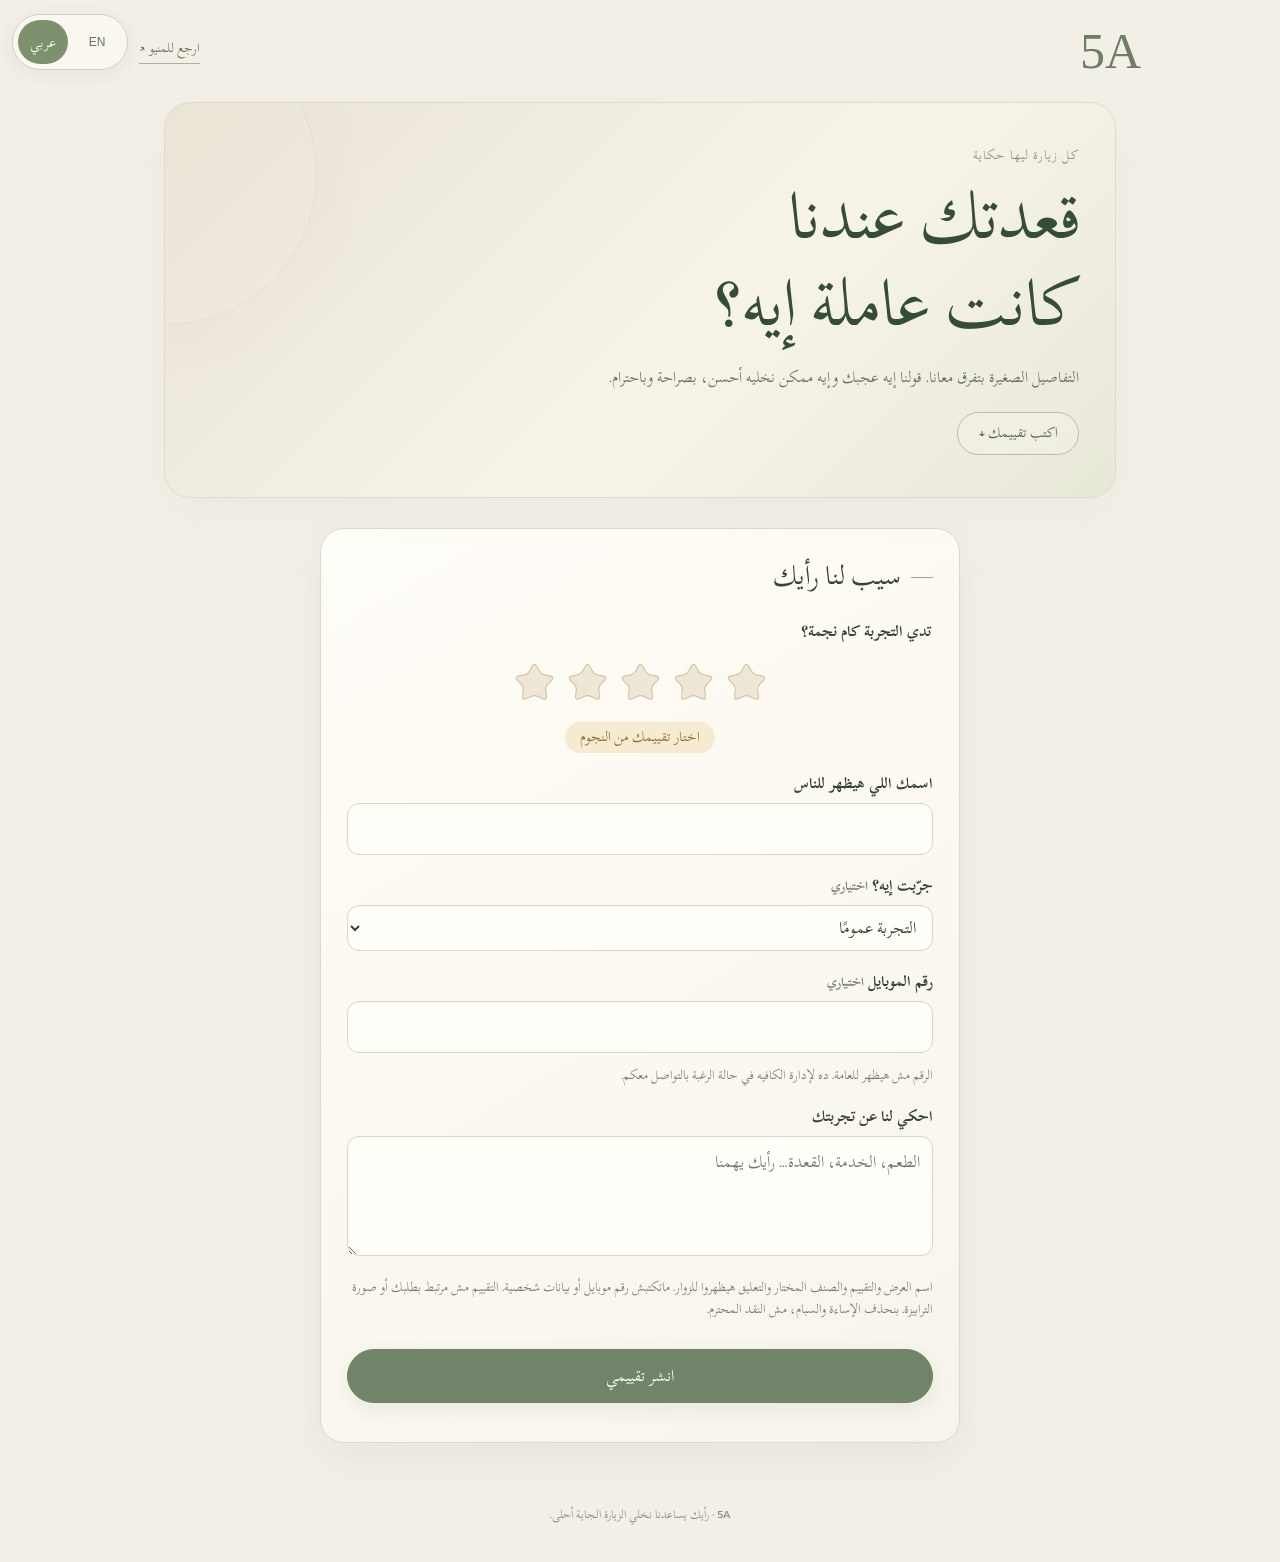
<file: reviews.html>
<!doctype html><html lang="ar" dir="rtl"><head><script>window.lang5a=()=>localStorage.getItem("fivea_lang")==="en"?"en":"ar";window.t5a=(ar,en)=>window.lang5a()==="ar"?ar:en;</script><meta charset="utf-8"><meta name="viewport" content="width=device-width,initial-scale=1"><title>آراؤكم — 5A</title><style>
@import url('https://fonts.googleapis.com/css2?family=Alexandria:wght@400;500;600;700&display=swap');
:root{--sage:#9da993;--ink:#263d2f;--ivory:#f3f0e7;--line:#d8ddcf}*{box-sizing:border-box}body{margin:0;background:var(--ivory);color:var(--ink);font-family:'FiveAArabic',Alexandria,'FiveAArabic',Tahoma,sans-serif;font-size:14px;line-height:1.9}a{color:inherit}header{max-width:1050px;margin:auto;padding:24px;display:flex;justify-content:space-between;align-items:center}.brand{font:50px Georgia,serif;text-decoration:none}main{max-width:1000px;margin:auto;padding:24px}.eyebrow{font-size:11px;letter-spacing:2px;color:#60765d}.intro{padding:20px 0 38px;border-bottom:1px solid var(--line)}h1{font-size:clamp(30px,5vw,58px);line-height:1.5;margin:8px 0 16px;font-weight:500}.intro p{max-width:600px;color:#5d6a5a}.split{display:grid;grid-template-columns:1fr 1fr;gap:40px;margin-top:38px}.panel{min-width:0;background:#fffdf7;border:1px solid var(--line);padding:26px;border-radius:22px}h2{font-weight:500;font-size:23px;margin:0 0 20px}label,legend{font-weight:600;font-size:13px}label{display:block;margin:18px 0 7px}input,textarea,select{width:100%;font:inherit;color:inherit;border:1px solid #b8c1ae;border-radius:10px;padding:12px;background:#fff}textarea{resize:vertical;min-height:120px}button{font:inherit;cursor:pointer}fieldset{min-inline-size:0;border:0;padding:0;margin:16px 0}.rating{position:relative;direction:ltr;width:min(265px,100%);height:57px;margin:12px auto 0;touch-action:none;user-select:none;cursor:pointer}.star-base,.star-fill{display:flex;width:265px;max-width:100%;font:49px/57px Arial,sans-serif;letter-spacing:0;text-align:center;position:absolute;inset:0;pointer-events:none}.star-base svg,.star-fill svg{flex:1;min-width:0;width:20%;height:57px;padding:2px;overflow:visible}.star-base path{fill:#eee7d7;stroke:#d4c39c;stroke-width:1.1;stroke-linejoin:round}.star-fill path{fill:#efac18;stroke:#e99b12;stroke-width:1.3;stroke-linejoin:round}.star-fill svg{filter:drop-shadow(0 3px 2px #d08a1b28)}.star-base{color:#d9decf}.star-fill{color:#9b772e;clip-path:inset(0 100% 0 0)}.rating:focus{outline:none}.rating:focus-visible{outline:2px dashed #a16f29;outline-offset:7px;border-radius:28px}.rating.is-selecting{transform:scale(1.035)}.rating{transition:transform .18s ease}.star-fill{transition:clip-path .09s ease}.rating-value{display:table;padding:4px 15px;border-radius:30px;background:#fae4ad;margin:10px auto 0!important;color:#79500d!important;font-weight:500}.panel{background:radial-gradient(ellipse at 50% 0,#fff7df 0,transparent 46%),#fffdf7!important;box-shadow:0 12px 35px #53664a09;border-color:#ded9c9!important}@media(prefers-reduced-motion:reduce){.rating,.star-fill{transition:none}}.rating-value{text-align:center;font-size:14px;color:var(--ink);margin:8px 0 0}.rating-help{text-align:center}.rating-required{position:absolute;opacity:0;width:1px;height:1px;pointer-events:none}.small{font-size:11px;color:#67715f;line-height:1.9}.primary{padding:13px 24px;width:100%;margin-top:18px;border:0;border-radius:30px;background:var(--ink);color:#fff}.primary:disabled{opacity:.6}.status{font-size:13px;margin-top:12px}.summary{border-bottom:1px solid var(--line);padding-bottom:20px;margin-bottom:20px}.avg{font:42px Georgia,serif}.review{padding:20px 0;border-bottom:1px solid var(--line)}.rhead{display:flex;justify-content:space-between;gap:10px}.stars{direction:ltr;color:#876924;font-weight:700}.review p{white-space:pre-wrap;overflow-wrap:anywhere}.empty{padding:35px 15px;text-align:center;color:#68735f;border:1px dashed #b8c1ae;border-radius:16px}.more{background:transparent;border:1px solid #b8c1ae;border-radius:25px;padding:10px 18px;margin-top:20px}footer{padding:45px 24px;text-align:center;font-size:11px;color:#68735f}a:focus-visible,button:focus-visible{outline:3px solid #b99551;outline-offset:3px}@media(max-width:700px){header{padding:18px 22px}.brand{font-size:40px}main{padding:15px 22px}.intro{padding-top:10px}.split{grid-template-columns:1fr;gap:30px;margin-top:28px}.panel{padding:20px}h1{font-size:35px}h2{font-size:21px}}

/* warm ivory, forest green and restrained brushed gold */
body{background:radial-gradient(ellipse at 100% 0,#c5b47d19,transparent 45%),#f3f0e7}header{padding-top:22px;padding-bottom:22px}.brand{color:#284334}header>a:last-child{font-size:11px;text-decoration:none;border-bottom:1px solid #ad9253;padding-bottom:5px}main{padding-top:0}.intro{position:relative;isolation:isolate;overflow:hidden;background:#203b2e;color:#fbf6e9;border:1px solid #b69b5b;border-radius:28px;padding:42px 36px;box-shadow:0 18px 44px #1e372017}.intro:after{content:'';position:absolute;width:260px;height:260px;border:1px solid #b9a26c40;border-radius:50%;left:-130px;top:-75px;z-index:-1;box-shadow:0 0 0 28px #b9a26c0b,0 0 0 56px #b9a26c0a}.eyebrow{color:#d0b77b;letter-spacing:1px}.intro h1{font-weight:500;letter-spacing:-1px}.intro p{color:#d9dfd2;font-size:13px;line-height:2.1}.intro>a{display:inline-block;margin-top:8px;padding:9px 20px;border-radius:30px;border:1px solid #c3a86d;text-decoration:none;color:#eedcaf;font-size:12px}.split{display:block;max-width:640px;margin-left:auto;margin-right:auto;gap:30px;align-items:start;margin-top:30px}.panel{background:linear-gradient(150deg,#fffdf6,#f9f6ec)!important;border:1px solid #d0bd8c!important;border-radius:24px;padding:26px;box-shadow:0 14px 36px #233c2b0c}h2{font-weight:500}.panel h2:before{content:'';display:inline-block;width:22px;height:1px;background:#ad9253;vertical-align:middle;margin-left:10px}input,textarea,select{border-color:#d0d0bc;background:#fffef9;border-radius:12px;box-shadow:inset 0 2px 5px #233c2b03}input:focus,textarea:focus,select:focus{outline:2px solid #b5a06b;outline-offset:2px}.primary{background:linear-gradient(130deg,#314f3d,#1c3528);border:1px solid #ab925a;box-shadow:0 6px 16px #223d2b19}.summary{padding:25px;border:1px solid #bfa56a;border-radius:22px;background:#233e30;color:#f8f3e5;box-shadow:0 10px 28px #20382712;margin-bottom:22px}.summary .rating-display{width:180px;height:39px;margin-bottom:9px}.summary .summary-count{font-size:12px;color:#e0d8c3}.review{position:relative;padding:23px;margin:0 0 18px;border:1px solid #d3c196;border-radius:22px;background:linear-gradient(145deg,#fffef9,#f8f3e7);box-shadow:0 10px 30px #243d2c0a}.rhead{flex-wrap:wrap;align-items:center;gap:10px}.review strong{font-size:14px;overflow-wrap:anywhere;unicode-bidi:plaintext}.review .small{margin-top:8px;font-size:10px;color:#78806e}.review p{font-size:14px;line-height:2;margin:20px 0;padding-top:14px;border-top:1px solid #d9cda955;unicode-bidi:plaintext}.review time{display:block;text-align:left;direction:rtl}.rating-display{position:relative;direction:ltr;display:block;width:112px;height:25px;flex:none}.rating-display>span{position:absolute;inset:0;display:flex;direction:ltr}.rating-display svg{width:20%;height:100%;overflow:visible}.rating-display .rs-base path{fill:#e8e1cd;stroke:#c4ad75;stroke-width:1}.rating-display .rs-fill path{fill:#e8b34b;stroke:#b68b31;stroke-width:1}.sr-only{position:absolute;width:1px;height:1px;padding:0;margin:-1px;overflow:hidden;clip:rect(0,0,0,0);white-space:nowrap;border:0}footer{color:#7c806c;font-size:10px;padding:38px 24px}.empty{background:#fffdf7;border-color:#bda978}.small{line-height:2}.panel .rating-value{background:#f6e9c7;color:#775c25!important;font-size:12px}.more{background:#fffdf7;border-color:#bea66d;color:#2b4432}.visitors>h2{padding:0 5px;margin-bottom:18px}
@media(max-width:700px){header{padding:18px 22px}main{padding:0 18px}.intro{padding:29px 25px;border-radius:24px}.intro h1{font-size:34px;margin-top:12px}.intro p{font-size:12px}.split{display:block;max-width:640px;margin-left:auto;margin-right:auto;gap:30px;margin-top:24px}.panel{padding:22px 20px}.review{padding:21px}.summary{padding:23px}}

/* Venue reference: warm carved ivory and soft sage, no media published. */
body{background:#f2efe6;color:#344333}header>a:last-child{border-color:#aab49b;color:#66705b}.brand{color:#6d7e62}.intro{background:linear-gradient(135deg,#e9e4d6,#f7f3e8 58%,#e8e8d9);color:#354733;border:1px solid #e0dac9;box-shadow:0 15px 40px #6e76600a;border-radius:26px}.intro:after{border-color:#c9c9b145;box-shadow:0 0 0 22px #c1c5ad0b,0 0 0 44px #c1c5ad0b;width:300px;height:300px;left:-150px;top:-80px}.intro .eyebrow{color:#899277}.intro h1{color:#344d36}.intro p{color:#6a735f}.intro>a{color:#53684a;border-color:#b7bfa9;background:#f5f3e780}.panel{border-color:#dedaca!important;background:linear-gradient(150deg,#fffdf7,#f7f4eb)!important;box-shadow:0 16px 40px #626d5010}.panel h2:before{background:#9da98c}input,textarea,select{border-color:#d4d8c8;background:#fffef8}.primary{background:#718469;border-color:#718469;box-shadow:0 6px 18px #53684a18;color:#fffef6}.intro h1{font-weight:500}.small{color:#7a816e}.panel .rating-value{background:#f5ebd0;color:#8b6d30!important}footer{color:#8a8d7a}
</style><style>
.language-switch{position:fixed;top:max(14px,env(safe-area-inset-top));left:12px;right:auto;z-index:1100;display:flex;align-items:center;gap:4px;padding:5px;background:#faf8efed;border:1px solid #cad3bc;border-radius:999px;box-shadow:0 4px 18px #425a3012;backdrop-filter:blur(12px);direction:ltr}.language-switch button{min-height:44px;min-width:50px;padding:6px 11px;border:0;border-radius:999px;background:transparent;color:#657653;font:12px 'FiveAArabic',Tahoma,sans-serif;cursor:pointer}.language-switch button[aria-pressed=true]{background:#7e916e;color:#fffdf4}.language-switch button:focus-visible{outline:2px solid #536b42;outline-offset:2px}body{padding-top:0}.top{padding-left:130px!important}.ci-info .ar-sub{display:none}#cart-drawer h3 .ar-sub{display:none}.language-switch{z-index:1200}nav .ninner{padding-left:128px!important;padding-right:68px!important}.sh h2{overflow-wrap:anywhere}.hero{position:relative}.hero .tf{padding-top:28px}html[lang=ar] .hero .tag{font-family:var(--ar);font-size:clamp(23px,5vw,34px);line-height:1.8;letter-spacing:0}html[lang=ar] .hero .cta{font-family:var(--ar);letter-spacing:0}html[lang=ar] .ninner{direction:rtl}html[lang=ar] .nv{font-family:var(--ar);letter-spacing:0}html[lang=ar] .mt{display:flex;flex-direction:column}html[lang=ar] .mt .ar{order:-1;font:500 15px/1.8 var(--ar);color:#405437}html[lang=ar] .mt .nm{font-size:12px;font-weight:400;color:#7a856d}html[lang=ar] .sh h2{font-family:var(--ar);font-size:30px}html[lang=ar] .sh .sar{display:none}html[lang=ar] .mi{direction:rtl}html[lang=ar] .mi .pr{text-align:left}html[lang=ar] #cart-drawer,html[lang=ar] #order-review{direction:rtl;font-family:var(--ar)}html[lang=ar] .ci-info{text-align:right}html[lang=ar] .ci-en{font-size:13px}html[lang=ar] .ci-ar{font-size:15px;color:#435b38}html[lang=ar] .cart-addon{border-left:0;border-right:2px solid #c5d2b5;padding-left:0;padding-right:12px;margin-left:0;margin-right:10px}html[lang=ar] #order-review h3,html[lang=ar] .review-actions button{font-family:var(--ar)}html[lang=en] #cart-drawer,html[lang=en] #order-review,html[lang=en] #addon-picker{direction:ltr}html[lang=en] #table-photo-box,html[lang=en] .menu-search{direction:ltr}html[lang=en] .ci-ar{display:none}html[lang=ar] .ci-en{display:none}html[lang=ar] .ticker{direction:rtl}html[lang=ar] .note .ar{display:none}html[lang=en] .note .ar{display:none}html[lang=en] .hero-review,html[lang=en] .review-entry,html[lang=en] .rhero{font-family:var(--serif)}.language-switch~*{--language-switch-present:1}@media(max-width:480px){.language-switch{left:12px;right:auto;top:12px}.language-switch button{min-height:44px;min-width:48px}.rhero{padding-top:110px!important}}
</style><style id="fivea-selected-arabic">@font-face{font-family:FiveAArabic;src:url(6-regular.woff);font-weight:400;font-display:swap;size-adjust:115%;unicode-range:U+0600-06FF,U+0750-077F,U+08A0-08FF,U+FB50-FDFF,U+FE70-FEFF;}@font-face{font-family:FiveAArabic;src:url(10-bold.woff);font-weight:700;font-display:swap;size-adjust:115%;unicode-range:U+0600-06FF,U+0750-077F,U+08A0-08FF,U+FB50-FDFF,U+FE70-FEFF;}</style></head><body><div class="language-switch" role="group" aria-label="Language / اللغة"><button type="button" data-lang="ar" aria-pressed="true">عربي</button><button type="button" data-lang="en" aria-pressed="false">EN</button></div><header><a class="brand" href="index.html" aria-label="5A، الرجوع للمنيو">5A</a><a href="index.html">ارجع للمنيو ↗</a></header><main><section class="intro"><div class="eyebrow">كل زيارة ليها حكاية</div><h1>قعدتك عندنا<br>كانت عاملة إيه؟</h1><p>التفاصيل الصغيرة بتفرق معانا. قولنا إيه عجبك وإيه ممكن نخليه أحسن، بصراحة وباحترام.</p><a href="#review-form">اكتب تقييمك ↓</a></section><div class="split"><section class="panel"><h2>سيب لنا رأيك</h2><form id="review-form"><fieldset><legend>تدي التجربة كام نجمة؟</legend><div class="rating" id="rating-strip" role="slider" tabindex="0" aria-label="تقييم التجربة بالنجوم" aria-valuemin="0.5" aria-valuemax="5" aria-valuenow="0.5" aria-valuetext="لم تختَر تقييمًا بعد" aria-describedby="rating-help"><div class="star-base" aria-hidden="true"><svg viewBox="0 0 50 50" aria-hidden="true"><path d="M 22.36 7.95 Q 25.00 3.00 27.64 7.95 L 29.93 12.27 Q 31.76 15.70 35.58 16.37 L 40.40 17.22 Q 45.92 18.20 42.03 22.24 L 38.63 25.76 Q 35.94 28.55 36.48 32.40 L 37.15 37.24 Q 37.93 42.80 32.89 40.34 L 28.49 38.20 Q 25.00 36.50 21.51 38.20 L 17.11 40.34 Q 12.07 42.80 12.85 37.24 L 13.52 32.40 Q 14.06 28.55 11.37 25.76 L 7.97 22.24 Q 4.08 18.20 9.60 17.22 L 14.42 16.37 Q 18.24 15.70 20.07 12.27 Z"/></svg><svg viewBox="0 0 50 50" aria-hidden="true"><path d="M 22.36 7.95 Q 25.00 3.00 27.64 7.95 L 29.93 12.27 Q 31.76 15.70 35.58 16.37 L 40.40 17.22 Q 45.92 18.20 42.03 22.24 L 38.63 25.76 Q 35.94 28.55 36.48 32.40 L 37.15 37.24 Q 37.93 42.80 32.89 40.34 L 28.49 38.20 Q 25.00 36.50 21.51 38.20 L 17.11 40.34 Q 12.07 42.80 12.85 37.24 L 13.52 32.40 Q 14.06 28.55 11.37 25.76 L 7.97 22.24 Q 4.08 18.20 9.60 17.22 L 14.42 16.37 Q 18.24 15.70 20.07 12.27 Z"/></svg><svg viewBox="0 0 50 50" aria-hidden="true"><path d="M 22.36 7.95 Q 25.00 3.00 27.64 7.95 L 29.93 12.27 Q 31.76 15.70 35.58 16.37 L 40.40 17.22 Q 45.92 18.20 42.03 22.24 L 38.63 25.76 Q 35.94 28.55 36.48 32.40 L 37.15 37.24 Q 37.93 42.80 32.89 40.34 L 28.49 38.20 Q 25.00 36.50 21.51 38.20 L 17.11 40.34 Q 12.07 42.80 12.85 37.24 L 13.52 32.40 Q 14.06 28.55 11.37 25.76 L 7.97 22.24 Q 4.08 18.20 9.60 17.22 L 14.42 16.37 Q 18.24 15.70 20.07 12.27 Z"/></svg><svg viewBox="0 0 50 50" aria-hidden="true"><path d="M 22.36 7.95 Q 25.00 3.00 27.64 7.95 L 29.93 12.27 Q 31.76 15.70 35.58 16.37 L 40.40 17.22 Q 45.92 18.20 42.03 22.24 L 38.63 25.76 Q 35.94 28.55 36.48 32.40 L 37.15 37.24 Q 37.93 42.80 32.89 40.34 L 28.49 38.20 Q 25.00 36.50 21.51 38.20 L 17.11 40.34 Q 12.07 42.80 12.85 37.24 L 13.52 32.40 Q 14.06 28.55 11.37 25.76 L 7.97 22.24 Q 4.08 18.20 9.60 17.22 L 14.42 16.37 Q 18.24 15.70 20.07 12.27 Z"/></svg><svg viewBox="0 0 50 50" aria-hidden="true"><path d="M 22.36 7.95 Q 25.00 3.00 27.64 7.95 L 29.93 12.27 Q 31.76 15.70 35.58 16.37 L 40.40 17.22 Q 45.92 18.20 42.03 22.24 L 38.63 25.76 Q 35.94 28.55 36.48 32.40 L 37.15 37.24 Q 37.93 42.80 32.89 40.34 L 28.49 38.20 Q 25.00 36.50 21.51 38.20 L 17.11 40.34 Q 12.07 42.80 12.85 37.24 L 13.52 32.40 Q 14.06 28.55 11.37 25.76 L 7.97 22.24 Q 4.08 18.20 9.60 17.22 L 14.42 16.37 Q 18.24 15.70 20.07 12.27 Z"/></svg></div><div class="star-fill" id="star-fill" aria-hidden="true"><svg viewBox="0 0 50 50" aria-hidden="true"><path d="M 22.36 7.95 Q 25.00 3.00 27.64 7.95 L 29.93 12.27 Q 31.76 15.70 35.58 16.37 L 40.40 17.22 Q 45.92 18.20 42.03 22.24 L 38.63 25.76 Q 35.94 28.55 36.48 32.40 L 37.15 37.24 Q 37.93 42.80 32.89 40.34 L 28.49 38.20 Q 25.00 36.50 21.51 38.20 L 17.11 40.34 Q 12.07 42.80 12.85 37.24 L 13.52 32.40 Q 14.06 28.55 11.37 25.76 L 7.97 22.24 Q 4.08 18.20 9.60 17.22 L 14.42 16.37 Q 18.24 15.70 20.07 12.27 Z"/></svg><svg viewBox="0 0 50 50" aria-hidden="true"><path d="M 22.36 7.95 Q 25.00 3.00 27.64 7.95 L 29.93 12.27 Q 31.76 15.70 35.58 16.37 L 40.40 17.22 Q 45.92 18.20 42.03 22.24 L 38.63 25.76 Q 35.94 28.55 36.48 32.40 L 37.15 37.24 Q 37.93 42.80 32.89 40.34 L 28.49 38.20 Q 25.00 36.50 21.51 38.20 L 17.11 40.34 Q 12.07 42.80 12.85 37.24 L 13.52 32.40 Q 14.06 28.55 11.37 25.76 L 7.97 22.24 Q 4.08 18.20 9.60 17.22 L 14.42 16.37 Q 18.24 15.70 20.07 12.27 Z"/></svg><svg viewBox="0 0 50 50" aria-hidden="true"><path d="M 22.36 7.95 Q 25.00 3.00 27.64 7.95 L 29.93 12.27 Q 31.76 15.70 35.58 16.37 L 40.40 17.22 Q 45.92 18.20 42.03 22.24 L 38.63 25.76 Q 35.94 28.55 36.48 32.40 L 37.15 37.24 Q 37.93 42.80 32.89 40.34 L 28.49 38.20 Q 25.00 36.50 21.51 38.20 L 17.11 40.34 Q 12.07 42.80 12.85 37.24 L 13.52 32.40 Q 14.06 28.55 11.37 25.76 L 7.97 22.24 Q 4.08 18.20 9.60 17.22 L 14.42 16.37 Q 18.24 15.70 20.07 12.27 Z"/></svg><svg viewBox="0 0 50 50" aria-hidden="true"><path d="M 22.36 7.95 Q 25.00 3.00 27.64 7.95 L 29.93 12.27 Q 31.76 15.70 35.58 16.37 L 40.40 17.22 Q 45.92 18.20 42.03 22.24 L 38.63 25.76 Q 35.94 28.55 36.48 32.40 L 37.15 37.24 Q 37.93 42.80 32.89 40.34 L 28.49 38.20 Q 25.00 36.50 21.51 38.20 L 17.11 40.34 Q 12.07 42.80 12.85 37.24 L 13.52 32.40 Q 14.06 28.55 11.37 25.76 L 7.97 22.24 Q 4.08 18.20 9.60 17.22 L 14.42 16.37 Q 18.24 15.70 20.07 12.27 Z"/></svg><svg viewBox="0 0 50 50" aria-hidden="true"><path d="M 22.36 7.95 Q 25.00 3.00 27.64 7.95 L 29.93 12.27 Q 31.76 15.70 35.58 16.37 L 40.40 17.22 Q 45.92 18.20 42.03 22.24 L 38.63 25.76 Q 35.94 28.55 36.48 32.40 L 37.15 37.24 Q 37.93 42.80 32.89 40.34 L 28.49 38.20 Q 25.00 36.50 21.51 38.20 L 17.11 40.34 Q 12.07 42.80 12.85 37.24 L 13.52 32.40 Q 14.06 28.55 11.37 25.76 L 7.97 22.24 Q 4.08 18.20 9.60 17.22 L 14.42 16.37 Q 18.24 15.70 20.07 12.27 Z"/></svg></div></div><input class="rating-required" id="rating-input" name="rating" type="number" min="1" max="10" step="1" required tabindex="-1" aria-label="التقييم المطلوب"><p class="rating-value" id="rating-value" aria-live="polite">اختار تقييمك من النجوم</p><p class="small rating-help" id="rating-help" hidden>المس أو اسحب على النجوم. كل نص نجمة متاح. بالكيبورد: الأسهم للتغيير، Home للنص وEnd للخمسة.</p></fieldset><label for="review-name">اسمك اللي هيظهر للناس</label><input id="review-name" name="name" maxlength="40" required autocomplete="nickname"><label for="review-item">جرّبت إيه؟ <span class="small">اختياري</span></label><select id="review-item" name="item"><option value="">التجربة عمومًا</option></select><label for="review-phone">رقم الموبايل <span class="small">اختياري</span></label><input id="review-phone" name="phone" type="tel" inputmode="tel" autocomplete="tel" dir="ltr" maxlength="25" pattern="[+0-9٠-٩۰-۹() -]{7,25}" aria-describedby="phone-privacy"><p class="small" id="phone-privacy">الرقم مش هيظهر للعامة. ده لإدارة الكافيه في حالة الرغبة بالتواصل معكم.</p><label for="review-comment">احكي لنا عن تجربتك</label><textarea id="review-comment" name="comment" required maxlength="1000" placeholder="الطعم، الخدمة، القعدة… رأيك يهمنا"></textarea><p class="small" id="publication-notice">اسم العرض والتقييم والصنف المختار والتعليق هيظهروا للزوار. ماتكتبش رقم موبايل أو بيانات شخصية. التقييم مش مرتبط بطلبك أو صورة الترابيزة. بنحذف الإساءة والسبام، مش النقد المحترم.</p><button class="primary" type="submit" id="review-submit">انشر تقييمي</button><p class="status" id="submit-status" role="status"></p></form></section></div></main><footer>5A · رأيك يساعدنا نخلي الزيارة الجاية أحلى.</footer><script id="review-menu" type="application/json">[{"sku": "hot-drinks-01", "ar": "شاي إنجليزي", "en": "English Tea"}, {"sku": "hot-drinks-02", "ar": "شاي أخضر", "en": "Green Tea"}, {"sku": "hot-drinks-03", "ar": "شاي كرك", "en": "Karak Tea"}, {"sku": "hot-drinks-04", "ar": "أبل سيدر", "en": "Apple Cider"}, {"sku": "coffee-01", "ar": "قهوة تركي سنجل", "en": "Single Turkish Coffee"}, {"sku": "coffee-02", "ar": "قهوة تركي دابل", "en": "Double Turkish Coffee"}, {"sku": "coffee-03", "ar": "قهوة فرنساوي", "en": "French Coffee"}, {"sku": "coffee-04", "ar": "قهوة بندق", "en": "Hazelnut Coffee"}, {"sku": "coffee-05", "ar": "قهوة كراميل", "en": "Caramel Coffee"}, {"sku": "coffee-06", "ar": "قهوة شوكليت بندق", "en": "Chocolate Hazelnut Coffee"}, {"sku": "coffee-07", "ar": "إسبريسو", "en": "Espresso"}, {"sku": "coffee-08", "ar": "إسبريسو دابل", "en": "Double Espresso"}, {"sku": "coffee-09", "ar": "ماكياتو سنجل", "en": "Single Macchiato"}, {"sku": "coffee-10", "ar": "ماكياتو دابل", "en": "Double Macchiato"}, {"sku": "coffee-11", "ar": "كراميل ماكياتو", "en": "Caramel Macchiato"}, {"sku": "coffee-12", "ar": "سبريسو أفوجاتو", "en": "Espresso Affogato"}, {"sku": "coffee-13", "ar": "أمريكانو بلاك", "en": "Black Americano"}, {"sku": "coffee-14", "ar": "فلات وايت", "en": "Flat White"}, {"sku": "coffee-15", "ar": "كورتادو", "en": "Cortado"}, {"sku": "coffee-16", "ar": "نسكافيه", "en": "Nescafé"}, {"sku": "coffee-17", "ar": "لاتيه", "en": "Latte"}, {"sku": "coffee-18", "ar": "لاتيه كراميل مملح", "en": "Salted Caramel Latte"}, {"sku": "coffee-19", "ar": "هوت سبانيش لاتيه", "en": "Hot Spanish Latte"}, {"sku": "coffee-20", "ar": "هوت سبانيش بيستاشيو لاتيه", "en": "Hot Spanish Pistachio Latte"}, {"sku": "coffee-21", "ar": "كابتشينو", "en": "Cappuccino"}, {"sku": "coffee-22", "ar": "هوت موكا دارك", "en": "Hot Dark Mocha"}, {"sku": "coffee-23", "ar": "هوت موكا وايت", "en": "Hot White Mocha"}, {"sku": "coffee-24", "ar": "هوت موكا شوكليت بندق", "en": "Hot Chocolate Hazelnut Mocha"}, {"sku": "milkshake-01", "ar": "ميلك فانيليا", "en": "Vanilla Milk"}, {"sku": "milkshake-02", "ar": "ميلك شوكليت", "en": "Chocolate Milk"}, {"sku": "milkshake-03", "ar": "ميلك فراولة", "en": "Strawberry Milk"}, {"sku": "milkshake-04", "ar": "ميلك مانجا", "en": "Mango Milk"}, {"sku": "milkshake-05", "ar": "ميلك كراميل", "en": "Caramel Milk"}, {"sku": "milkshake-06", "ar": "ميلك بلوبيري", "en": "Blueberry Milk"}, {"sku": "milkshake-07", "ar": "ميلك موز", "en": "Banana Milk"}, {"sku": "milkshake-08", "ar": "ميلك أوريو", "en": "Oreo Milk"}, {"sku": "milkshake-09", "ar": "ميلك شوكليت بندق", "en": "Chocolate Hazelnut Milk"}, {"sku": "milkshake-10", "ar": "ميلك باشون", "en": "Passion Fruit Milk"}, {"sku": "milkshake-11", "ar": "ميلك خوخ", "en": "Peach Milk"}, {"sku": "milkshake-12", "ar": "ميلك كيوي", "en": "Kiwi Milk"}, {"sku": "milkshake-13", "ar": "ميلك إسبريسو", "en": "Espresso Milk"}, {"sku": "milkshake-14", "ar": "ميلك رافايلو", "en": "Raffaello Milk"}, {"sku": "milkshake-15", "ar": "ميلك برقوق", "en": "Plum Milk"}, {"sku": "milkshake-16", "ar": "ميلك شوكليت كرانشي", "en": "Crunchy Chocolate Milk"}, {"sku": "milkshake-17", "ar": "ميلك بيستاشيو", "en": "Pistachio Milk"}, {"sku": "milkshake-18", "ar": "ميلك كيندر", "en": "Kinder Milk"}, {"sku": "iced-chocolate-01", "ar": "آيس شوكليت دارك", "en": "Iced Dark Chocolate"}, {"sku": "iced-chocolate-02", "ar": "آيس وايت شوكليت", "en": "Iced White Chocolate"}, {"sku": "iced-chocolate-03", "ar": "آيس وايت شوكليت خوخ", "en": "Iced White Chocolate Peach"}, {"sku": "iced-chocolate-04", "ar": "آيس شوكليت لوتس", "en": "Iced Lotus Chocolate"}, {"sku": "iced-chocolate-05", "ar": "آيس شوكليت بندق", "en": "Iced Hazelnut Chocolate"}, {"sku": "iced-coffee-01", "ar": "آيس لاتيه", "en": "Iced Latte"}, {"sku": "iced-coffee-02", "ar": "آيس أفوجاتو لاتيه", "en": "Iced Affogato Latte"}, {"sku": "iced-coffee-03", "ar": "آيس لاتيه تيراميسو", "en": "Iced Tiramisu Latte"}, {"sku": "iced-coffee-04", "ar": "آيس لاتيه بيستاشيو", "en": "Iced Pistachio Latte"}, {"sku": "iced-coffee-05", "ar": "آيس لاتيه سالتد كراميل", "en": "Iced Salted Caramel Latte"}, {"sku": "iced-coffee-06", "ar": "آيس هاني كيك", "en": "Iced Honey Cake"}, {"sku": "iced-coffee-07", "ar": "آيس سبانيش لاتيه", "en": "Iced Spanish Latte"}, {"sku": "iced-coffee-08", "ar": "آيس سبانيش كراميل", "en": "Iced Spanish Caramel"}, {"sku": "iced-coffee-09", "ar": "آيس سبانيش سالتد كراميل", "en": "Iced Spanish Salted Caramel"}, {"sku": "iced-coffee-10", "ar": "آيس كراميل ماكياتو", "en": "Iced Caramel Macchiato"}, {"sku": "iced-coffee-11", "ar": "آيس كوفي كلاسيك", "en": "Classic Iced Coffee"}, {"sku": "iced-coffee-12", "ar": "آيس كوفي كراميل", "en": "Caramel Iced Coffee"}, {"sku": "iced-coffee-13", "ar": "آيس كوفي أوريو", "en": "Oreo Iced Coffee"}, {"sku": "iced-coffee-14", "ar": "آيس كوفي لوتس", "en": "Lotus Iced Coffee"}, {"sku": "iced-coffee-15", "ar": "آيس كوفي كيندر", "en": "Kinder Iced Coffee"}, {"sku": "iced-coffee-16", "ar": "آيس موكا دارك", "en": "Iced Dark Mocha"}, {"sku": "iced-coffee-17", "ar": "آيس موكا وايت", "en": "Iced White Mocha"}, {"sku": "iced-coffee-18", "ar": "ديرتي اسبريسو", "en": "Dirty Espresso"}, {"sku": "iced-coffee-19", "ar": "آيس لاتيه كريم كراميل", "en": "Iced Crème Caramel LatteNEW"}, {"sku": "frapp-01", "ar": "فرابيه كلاسيك", "en": "Classic Frappé"}, {"sku": "frapp-02", "ar": "فرابيه كراميل", "en": "Caramel Frappé"}, {"sku": "frapp-03", "ar": "فرابيه شوكليت بندق", "en": "Hazelnut Chocolate Frappé"}, {"sku": "frapp-04", "ar": "فرابيه سبانيش", "en": "Spanish Frappé"}, {"sku": "frapp-05", "ar": "فرابيه لوتس", "en": "Lotus Frappé"}, {"sku": "frapp-06", "ar": "فرابيه موكا دارك", "en": "Dark Mocha Frappé"}, {"sku": "frapp-07", "ar": "فرابيه وايت موكا", "en": "White Mocha Frappé"}, {"sku": "frapp-08", "ar": "فرابيه أوريو", "en": "Oreo Frappé"}, {"sku": "frapp-09", "ar": "فرابيه سالتد كراميل", "en": "Salted Caramel Frappé"}, {"sku": "frapp-10", "ar": "فرابيه سي سولت", "en": "Sea Salt Frappé"}, {"sku": "frapp-11", "ar": "فرابيه وايت شوكليت بيستاشيو", "en": "White Chocolate Pistachio Frappé"}, {"sku": "frapp-12", "ar": "فرابيه كيندر", "en": "Kinder Frappé"}, {"sku": "frapp-13", "ar": "فرابيه اسبانش سولتيد", "en": "Frappè Spanish Salted"}, {"sku": "matcha-01", "ar": "آيس ماتشا", "en": "Iced Matcha"}, {"sku": "matcha-02", "ar": "آيس ماتشا فراولة", "en": "Iced Strawberry Matcha"}, {"sku": "matcha-03", "ar": "آيس ماتشا بلوبيري", "en": "Iced Blueberry Matcha"}, {"sku": "matcha-04", "ar": "كلاود ماتشا فراولة", "en": "Strawberry Cloud Matcha"}, {"sku": "matcha-05", "ar": "كلاود ماتشا بلوبيري", "en": "Blueberry Cloud Matcha"}, {"sku": "matcha-06", "ar": "كلاود ماتشا باشون", "en": "Passion Fruit Cloud Matcha"}, {"sku": "fresh-juices-01", "ar": "ليمون", "en": "Lemon"}, {"sku": "fresh-juices-02", "ar": "ليمون نعناع", "en": "Lemon Mint"}, {"sku": "fresh-juices-03", "ar": "برتقال", "en": "Orange"}, {"sku": "fresh-juices-04", "ar": "مانجا", "en": "Mango"}, {"sku": "fresh-juices-05", "ar": "فراولة", "en": "Strawberry"}, {"sku": "fresh-juices-06", "ar": "أفوكادو", "en": "Avocado"}, {"sku": "mixed-juices-01", "ar": "مانجا موز", "en": "Mango Banana"}, {"sku": "mixed-juices-02", "ar": "مانجا خوخ", "en": "Mango Peach"}, {"sku": "mixed-juices-03", "ar": "مانجا كيوي", "en": "Mango Kiwi"}, {"sku": "mixed-juices-04", "ar": "مانجا باشون فروت", "en": "Mango Passion Fruit"}, {"sku": "mixed-juices-05", "ar": "مانجا أفوكادو", "en": "Mango Avocado"}, {"sku": "mixed-juices-06", "ar": "برقوق عنب", "en": "Plum Grape"}, {"sku": "mixed-juices-07", "ar": "كيوي ليمون نعناع", "en": "Kiwi Lemon Mint"}, {"sku": "mixed-juices-08", "ar": "خوخ باشون فروت", "en": "Peach Passion Fruit"}, {"sku": "smoothies-01", "ar": "سموزي ليمون", "en": "Lemon Smoothie"}, {"sku": "smoothies-02", "ar": "سموزي ليمون نعناع", "en": "Lemon Mint Smoothie"}, {"sku": "smoothies-03", "ar": "سموزي مانجا", "en": "Mango Smoothie"}, {"sku": "smoothies-04", "ar": "سموزي فراولة", "en": "Strawberry Smoothie"}, {"sku": "smoothies-05", "ar": "سموزي بلوبيري", "en": "Blueberry Smoothie"}, {"sku": "smoothies-06", "ar": "سموزي كيوي", "en": "Kiwi Smoothie"}, {"sku": "smoothies-07", "ar": "سموزي بطيخ", "en": "Watermelon Smoothie"}, {"sku": "smoothies-08", "ar": "سموزي باشون", "en": "Passion Fruit Smoothie"}, {"sku": "smoothies-09", "ar": "سموزي عنب", "en": "Grape Smoothie"}, {"sku": "smoothies-10", "ar": "سموزي برقوق", "en": "Plum Smoothie"}, {"sku": "smoothies-11", "ar": "سموزي خوخ", "en": "Peach Smoothie"}, {"sku": "mojito-01", "ar": "موهيتو كلاسيك", "en": "Classic Mojito"}, {"sku": "mojito-02", "ar": "موهيتو باشون فروت", "en": "Passion Fruit Mojito"}, {"sku": "mojito-03", "ar": "موهيتو فراولة", "en": "Strawberry Mojito"}, {"sku": "mojito-04", "ar": "موهيتو بلوبيري", "en": "Blueberry Mojito"}, {"sku": "mojito-05", "ar": "موهيتو خوخ", "en": "Peach Mojito"}, {"sku": "mojito-06", "ar": "موهيتو كيوي", "en": "Kiwi Mojito"}, {"sku": "mojito-07", "ar": "موهيتو سبيسي", "en": "Spicy MojitoNEW"}, {"sku": "mojito-08", "ar": "موهيتو خوخ باشون", "en": "Peach Passion Mojito"}, {"sku": "mojito-09", "ar": "شيري كولا", "en": "Cherry Cola"}, {"sku": "mojito-10", "ar": "ريد بول إسبريسو", "en": "Red Bull Espresso"}, {"sku": "sundae-01", "ar": "صنداي فانيليا", "en": "Vanilla Sundae"}, {"sku": "sundae-02", "ar": "صنداي شوكليت", "en": "Chocolate Sundae"}, {"sku": "sundae-03", "ar": "صنداي فراولة", "en": "Strawberry Sundae"}, {"sku": "sundae-04", "ar": "صنداي بلوبيري", "en": "Blueberry Sundae"}, {"sku": "sundae-05", "ar": "صنداي كراميل", "en": "Caramel Sundae"}, {"sku": "sundae-06", "ar": "صنداي أوريو", "en": "Oreo Sundae"}, {"sku": "sundae-07", "ar": "صنداي شوكليت بندق", "en": "Hazelnut Chocolate Sundae"}, {"sku": "sundae-08", "ar": "صنداي لوتس", "en": "Lotus Sundae"}, {"sku": "sundae-09", "ar": "صنداي شوكليت كرانشي", "en": "Crunchy Chocolate Sundae"}, {"sku": "sundae-10", "ar": "صنداي خوخ", "en": "Peach Sundae"}, {"sku": "sundae-11", "ar": "صنداي كيندر", "en": "Kinder Sundae"}, {"sku": "sundae-12", "ar": "صنداي كيوي", "en": "Kiwi Sundae"}, {"sku": "sundae-13", "ar": "صنداي سالتد كراميل", "en": "Salted Caramel Sundae"}, {"sku": "sundae-14", "ar": "صنداي باشون فروت", "en": "Passion Fruit Sundae"}, {"sku": "sundae-15", "ar": "صنداي رافايلو", "en": "Raffaello Sundae"}, {"sku": "sundae-16", "ar": "صن داي كريم كراميل", "en": "Crème Caramel SundaeNEW"}, {"sku": "specialty-coffee-01", "ar": "V60", "en": "V60"}, {"sku": "specialty-coffee-02", "ar": "V60 كولد", "en": "Cold V60"}, {"sku": "specialty-coffee-03", "ar": "كولد برو", "en": "Cold Brew"}, {"sku": "specialty-coffee-04", "ar": "كيمكس", "en": "Chemex"}, {"sku": "specialty-coffee-05", "ar": "سايفون", "en": "Syphon"}, {"sku": "specialty-coffee-06", "ar": "إيروبرس", "en": "AeroPress"}, {"sku": "specialty-coffee-07", "ar": "فرنش برس", "en": "French Press"}, {"sku": "hot-chocolate-01", "ar": "هوت شوكليت دارك", "en": "Dark Hot ChocolateNEW"}, {"sku": "hot-chocolate-02", "ar": "هوت شوكليت أوريو", "en": "Oreo Hot ChocolateNEW"}, {"sku": "hot-chocolate-03", "ar": "هوت شوكليت مارشميللو", "en": "Marshmallow Hot ChocolateNEW"}, {"sku": "hot-chocolate-04", "ar": "هوت شوكليت تيراميسو", "en": "Tiramisu Hot ChocolateNEW"}, {"sku": "desserts-01", "ar": "تشيز كيك كلاسيك", "en": "Classic Cheesecake"}, {"sku": "desserts-02", "ar": "تشيز كيك كراميل", "en": "Caramel Cheesecake"}, {"sku": "desserts-03", "ar": "تشيز كيك بلوبيري", "en": "Blueberry Cheesecake"}, {"sku": "desserts-04", "ar": "تشيز كيك فراولة", "en": "Strawberry Cheesecake"}, {"sku": "desserts-05", "ar": "تشيز كيك شوكليت بندق", "en": "Chocolate Hazelnut Cheesecake"}, {"sku": "desserts-06", "ar": "تشيز كيك وايت شوكليت", "en": "White Chocolate Cheesecake"}, {"sku": "desserts-07", "ar": "تشيز كيك شوكليت كرانشي", "en": "Crunchy Chocolate Cheesecake"}, {"sku": "desserts-08", "ar": "تشيز كيك رافايلو", "en": "Raffaello Cheesecake"}, {"sku": "desserts-09", "ar": "تشيز كيك بيستاشيو", "en": "Pistachio Cheesecake"}, {"sku": "desserts-10", "ar": "تشيز كيك كيندر", "en": "Kinder Cheesecake"}, {"sku": "desserts-11", "ar": "شوكليت كيك كاريزما", "en": "Charisma Chocolate Cake"}, {"sku": "desserts-12", "ar": "شوكليت كيك فادج", "en": "Chocolate Fudge Cake"}, {"sku": "desserts-13", "ar": "مولتن كيك", "en": "Molten Cake"}, {"sku": "desserts-14", "ar": "مولتن فوندو", "en": "Molten Fondue"}, {"sku": "desserts-15", "ar": "تشيز كيك سان سيباستيان", "en": "San Sebastian Cheesecake"}, {"sku": "desserts-16", "ar": "سينابون كلاسيك", "en": "Classic Cinnabon"}, {"sku": "desserts-17", "ar": "سينابون كراميل", "en": "Caramel Cinnabon"}, {"sku": "desserts-18", "ar": "سينابون شوكليت", "en": "Chocolate Cinnabon"}, {"sku": "desserts-19", "ar": "تيراميسو", "en": "Tiramisu"}, {"sku": "desserts-20", "ar": "ريد فيلفيت", "en": "Red Velvet"}, {"sku": "desserts-21", "ar": "هاني كيك", "en": "Honey Cake"}, {"sku": "desserts-22", "ar": "كاروت كيك", "en": "Carrot Cake"}, {"sku": "desserts-23", "ar": "براونيز كلاسيك", "en": "Classic Brownies"}, {"sku": "mousse-01", "ar": "أبل موس", "en": "Apple Mousse"}, {"sku": "mousse-02", "ar": "بلاك فورست موس", "en": "Black Forest Mousse"}, {"sku": "mousse-03", "ar": "أورانج موس", "en": "Orange Mousse"}, {"sku": "mousse-04", "ar": "شوكليت راسبيري موس", "en": "Chocolate Raspberry Mousse"}, {"sku": "mousse-05", "ar": "مانجو موس", "en": "Mango Mousse"}, {"sku": "mousse-06", "ar": "فراولة موس", "en": "Strawberry Mousse"}, {"sku": "mousse-07", "ar": "شارلوت موس", "en": "Charlotte Mousse"}, {"sku": "mousse-08", "ar": "كراميل موكا موس", "en": "Caramel Mocha Mousse"}, {"sku": "mousse-09", "ar": "ليمون راسبيري موس", "en": "Lemon Raspberry Mousse"}, {"sku": "mousse-10", "ar": "راسبيري موس", "en": "Raspberry Mousse"}, {"sku": "mousse-11", "ar": "رويال موس", "en": "Royal Mousse"}, {"sku": "mousse-12", "ar": "شوكو كريم موس", "en": "Choco Cream Mousse"}, {"sku": "mousse-13", "ar": "كوفي موس", "en": "Coffee Mousse"}, {"sku": "mousse-14", "ar": "مادلان موس", "en": "Madlan Mousse"}, {"sku": "mousse-15", "ar": "باشن تشيز موس", "en": "Passion Cheesecake"}, {"sku": "fries-01", "ar": "فرايز كلاسيك", "en": "Classic Fries"}, {"sku": "fries-02", "ar": "فرايز شرائح كرينكل", "en": "Crinkle-Cut Fries"}, {"sku": "fries-03", "ar": "فرايز كروكيت", "en": "Potato Croquettes"}, {"sku": "fries-04", "ar": "بطاطا سويت", "en": "Sweet Potato Fries"}, {"sku": "fries-05", "ar": "هاش براونز", "en": "Hash Browns"}, {"sku": "fries-06", "ar": "فرايز مايو", "en": "Mayo Fries"}, {"sku": "fries-07", "ar": "فرايز باربيكيو", "en": "BBQ Fries"}, {"sku": "fries-08", "ar": "فرايز رانش", "en": "Ranch Fries"}, {"sku": "fries-09", "ar": "فرايز شيدر", "en": "Cheddar Fries"}, {"sku": "fries-10", "ar": "فرايز تكساس", "en": "Texas Fries"}, {"sku": "fries-11", "ar": "فرايز سويت تشيلي", "en": "Sweet Chili Fries"}, {"sku": "fries-12", "ar": "فرايز هالبينو", "en": "Jalapeño Fries"}, {"sku": "fries-13", "ar": "فرايز ميكس تشيز", "en": "Mixed Cheese Fries"}, {"sku": "fries-14", "ar": "فرايز تشيكن جريلد رانش", "en": "Grilled Chicken Ranch Fries"}, {"sku": "fries-15", "ar": "فرايز تشيكن جريلد باربيكيو", "en": "Grilled Chicken BBQ Fries"}, {"sku": "omelettes-01", "ar": "أومليت كلاسيك", "en": "Classic Omelet"}, {"sku": "omelettes-02", "ar": "أومليت ميكس جبن", "en": "Mixed Cheese Omelet"}, {"sku": "omelettes-03", "ar": "أومليت إسباني", "en": "Spanish Omelet"}, {"sku": "omelettes-04", "ar": "أومليت بسطرمة", "en": "Pastrami Omelet"}, {"sku": "salads-01", "ar": "جريك سلاد", "en": "Greek Salad"}, {"sku": "salads-02", "ar": "سويت كورن", "en": "Sweet Corn Salad"}, {"sku": "salads-03", "ar": "سيزر سلاد", "en": "Caesar Salad"}, {"sku": "salads-04", "ar": "تونه سلاد", "en": "Tuna Salad"}, {"sku": "salads-05", "ar": "أفوكادو سلاد", "en": "Avocado Salad"}, {"sku": "sandwiches-01", "ar": "تشيز أومليت توست", "en": "Cheese Omelet Toast"}, {"sku": "sandwiches-02", "ar": "بيجل أومليت ميكس جبن", "en": "Mixed Cheese Omelet Bagel"}, {"sku": "sandwiches-03", "ar": "بيجل أومليت إسباني", "en": "Spanish Omelet Bagel"}, {"sku": "sandwiches-04", "ar": "بيجل أومليت بسطرمة", "en": "Pastrami Omelet Bagel"}, {"sku": "sandwiches-05", "ar": "كرافت حلومي مشوي", "en": "Grilled Halloumi Craft"}, {"sku": "sandwiches-06", "ar": "فيينا تشيكن مغربي", "en": "Moroccan Chicken Vienna"}, {"sku": "sandwiches-07", "ar": "فيينا بيكون تركي", "en": "Turkey Bacon Vienna"}, {"sku": "sandwiches-08", "ar": "لوف فولكانو تشيز", "en": "Volcano Cheese Loaf"}, {"sku": "sandwiches-09", "ar": "بيجل جريلد رانش", "en": "Grilled Ranch Bagel"}, {"sku": "sandwiches-10", "ar": "بيجل تونه", "en": "Tuna Bagel"}]</script><script>
const BASE='https://gglkftkdpfmwuvdeytur.supabase.co/rest/v1/rpc/';const KEY='sb_publishable_u3BCukoQW8b4AVMGOLSOLw_6Yh_vi4a';
const $=id=>document.getElementById(id);let before=null,requestKey=null,requestBody=null;const menu=JSON.parse($('review-menu').textContent);
let ratingHalf=0,dragging=false;
const strip=$('rating-strip');
function paintRating(n){$('star-fill').style.clipPath='inset(0 '+(100-n*10)+'% 0 0)'}
function setRating(n){ratingHalf=Math.max(1,Math.min(10,n));$('rating-input').value=ratingHalf;paintRating(ratingHalf);strip.setAttribute('aria-valuenow',ratingHalf/2);strip.setAttribute('aria-valuetext',(ratingHalf/2)+' من 5 نجوم');$('rating-value').textContent=window.t5a((ratingHalf/2).toLocaleString('ar-EG')+' من ٥ نجوم',(ratingHalf/2)+' out of5 stars');requestKey=null;requestBody=null}
function atPointer(e){const r=strip.getBoundingClientRect();return Math.max(1,Math.min(10,Math.ceil((e.clientX-r.left)/r.width*10)))}
strip.addEventListener('pointerdown',e=>{e.preventDefault();strip.focus();dragging=true;strip.classList.add('is-selecting');strip.setPointerCapture(e.pointerId);setRating(atPointer(e))});
strip.addEventListener('pointermove',e=>{if(dragging)setRating(atPointer(e));else if(e.pointerType==='mouse')paintRating(atPointer(e))});
strip.addEventListener('pointerup',e=>{if(dragging)setRating(atPointer(e));dragging=false;strip.classList.remove('is-selecting')});strip.addEventListener('pointercancel',()=>{dragging=false;strip.classList.remove('is-selecting');paintRating(ratingHalf)});strip.addEventListener('pointerleave',()=>{if(!dragging)paintRating(ratingHalf)});
strip.addEventListener('keydown',e=>{let n=ratingHalf||1;if(e.key==='ArrowRight'||e.key==='ArrowUp')n=ratingHalf?ratingHalf+1:1;else if(e.key==='ArrowLeft'||e.key==='ArrowDown')n=ratingHalf?ratingHalf-1:1;else if(e.key==='Home')n=1;else if(e.key==='End')n=10;else return;e.preventDefault();setRating(n)});
$('rating-input').addEventListener('invalid',()=>{strip.focus();$('rating-value').textContent='اختار التقييم من النجوم الأول'});
for(const m of menu){const o=document.createElement('option');o.value=m.sku;o.textContent=window.lang5a()==='ar'?m.ar:m.en;$('review-item').append(o)}
window.addEventListener('fivea-language',()=>{for(const o of $('review-item').options){const m=menu.find(m=>m.sku===o.value);if(m)o.textContent=window.lang5a()==='ar'?m.ar:m.en}if(ratingHalf)$('rating-value').textContent=window.t5a((ratingHalf/2).toLocaleString('ar-EG')+' من ٥ نجوم',(ratingHalf/2)+' out of5 stars')});
async function rpc(name,body){const r=await fetch(BASE+name,{method:'POST',headers:{apikey:KEY,'Content-Type':'application/json'},body:JSON.stringify(body)});if(!r.ok)throw Error('network');return r.json()}
function node(tag,text,cls){const n=document.createElement(tag);if(text!==undefined)n.textContent=text;if(cls)n.className=cls;return n}
$('review-form').addEventListener('input',()=>{requestKey=null;requestBody=null});
$('review-form').onsubmit=async e=>{e.preventDefault();if(!$('review-form').reportValidity())return;const btn=$('review-submit');btn.disabled=true;$('submit-status').textContent='جاري إرسال رأيك…';try{let client=localStorage.getItem('5a_review_client');if(!client){client=crypto.randomUUID();localStorage.setItem('5a_review_client',client)}if(!requestKey){requestKey=crypto.randomUUID();requestBody={p_name:$('review-name').value.trim(),p_phone:$('review-phone').value.trim()||null,p_rating_half:Number(new FormData(e.target).get('rating')),p_item_sku:$('review-item').value||null,p_comment:$('review-comment').value.trim(),p_client_id:client,p_request_key:requestKey}}const d=await rpc('submit_cafe_review',requestBody);if(!d.ok){const m={phone:'راجع رقم الموبايل أو سيبه فاضي لو مش حابب تتواصل الإدارة معاك.',cooldown:'وصلنا رأيك خلال آخر ٢٤ ساعة. شكرًا ليك.',busy:'التقييمات مزدحمة دلوقتي، حاول بعدين.',invalid:'راجع الاسم والتقييم والتعليق، وبلاش رموز تحكم.',item:'اختار الصنف من القائمة أو اختار التجربة عمومًا.',conflict:'غيّر التعليق وحاول تاني.'};$('submit-status').textContent=m[d.error]||'ماقدرناش ننشر رأيك. حاول تاني.';return}$('submit-status').textContent=d.published?'شكرًا ليك، رأيك اتنشر.':'شكرًا ليك، رأيك وصل ومستني المراجعة.';e.target.reset();ratingHalf=0;paintRating(0);strip.setAttribute('aria-valuenow','0.5');strip.setAttribute('aria-valuetext','لم تختَر تقييمًا بعد');$('rating-value').textContent='اختار تقييمك من النجوم';requestBody=null;requestKey=null;}catch(err){$('submit-status').textContent='الإرسال مش مؤكد. راجع النت واضغط تاني بنفس البيانات، مش هنكرر نفس الإرسال.';}finally{btn.disabled=false}};
</script><script>
(()=>{const DICT={"Your Order": ["طلبك", "Your order"], "طلبك": ["طلبك", "Your order"], "Total · الإجمالي": ["الإجمالي", "Total"], "Review Order · مراجعة الطلب": ["مراجعة الطلب", "Review order"], "Review your order": ["راجع طلبك قبل الإرسال", "Review your order"], "Edit order": ["تعديل الطلب", "Edit order"], "Send to cashier": ["إرسال الطلب للكاشير", "Send to cashier"], "Your order has not been sent yet. After you send it, the cashier will check the table number and photo before confirming preparation.": ["دي مراجعة بس، الطلب لسه متبعتش. بعد الإرسال الكاشير هيراجع رقم الترابيزة والصورة قبل تأكيد التحضير.", "Your order has not been sent yet. After you send it, the cashier will check the table number and photo before confirming preparation."], "Explore the menu": ["شوف المنيو", "Explore the menu"], "Coffee. Calm. A little pause.": ["قهوة، هدوء، ووقت ليك.", "Coffee. Calm. A little pause."], "5A · specialty coffee": ["5A · قهوة مختصة", "5A · specialty coffee"], "تقييم الخدمة والمكان": ["تقييم الخدمة والمكان", "Rate the service & space"], "دور على طلبك": ["دور على طلبك", "Find your order"], "مفيش صنف بالاسم ده. جرّب كلمة تانية أو امسح البحث وشوف الأقسام.": ["مفيش صنف بالاسم ده. جرّب كلمة تانية أو امسح البحث وشوف الأقسام.", "No matching items. Try another word or clear your search to browse the menu."], "صوّر رقم الترابيزة بوضوح": ["صوّر رقم الترابيزة بوضوح", "Take a clear photo of your table number"], "فتح الكاميرا 📷": ["فتح الكاميرا 📷", "Open camera 📷"], "إعادة التصوير 📷": ["إعادة التصوير 📷", "Retake photo 📷"], "التقاط الصورة": ["التقاط الصورة", "Take photo"], "الصورة مطلوبة لإرسال الطلب. لو الكاميرا مش متاحة، اطلب من الكاشير مباشرة.": ["الصورة مطلوبة لإرسال الطلب. لو الكاميرا مش متاحة، اطلب من الكاشير مباشرة.", "A photo is required to send your order. If your camera is unavailable, please order at the cashier."], "تفاصيل الإضافة": ["تفاصيل الإضافة", "Extra details"], "هتتحط على أنهي صنف من سلتك؟": ["هتتحط على أنهي صنف من سلتك؟", "Which item in your cart is this extra for?"], "أضف للصنف": ["أضف للصنف", "Add to item"], "عدد وحدات الإضافة إجمالي، مش لكل قطعة من الصنف. اختار الكمية من السلة. التوفر بيتأكد من الكاشير.": ["عدد وحدات الإضافة إجمالي، مش لكل قطعة من الصنف. اختار الكمية من السلة. التوفر بيتأكد من الكاشير.", "Extra quantities are total units, not per base item. Adjust them in your cart. The cashier confirms availability."], "الكاشير أكد إن الطلب موصلش؟": ["الكاشير أكد إن الطلب موصلش؟", "Has the cashier confirmed non-receipt?"], "ما تبدأش محاولة جديدة لو لسه مش متأكد، عشان مايتحضّرش نفس الطلب مرتين.": ["ما تبدأش محاولة جديدة لو لسه مش متأكد، عشان مايتحضّرش نفس الطلب مرتين.", "Do not start another attempt until you are sure, to avoid preparing the same order twice."], "لسه مش متأكد": ["لسه مش متأكد", "Not sure yet"], "الكاشير أكد إنه موصلش، أرجع أراجعه": ["الكاشير أكد إنه موصلش، أرجع أراجعه", "Cashier confirmed no order, review again"], "كلمت الكاشير وأكد إن الطلب موصلش": ["كلمت الكاشير وأكد إن الطلب موصلش", "The cashier confirmed the order was not received"], "رأيك يفرق مع 5A": ["رأيك يفرق مع 5A", "Your experience matters to 5A"], "احكي لنا عن تجربتك وشوف آراء الزوار.": ["احكي لنا عن تجربتك وشوف آراء الزوار.", "Tell us about your visit and read guest reviews."], "قيّم تجربتك ★": ["قيّم تجربتك ★", "Rate your visit ★"], "5A · GUEST BOOK": ["5A · آراء زوارنا", "5A · GUEST BOOK"], "من ناس زارتنا": ["من ناس زارتنا", "From our guests"], "جاري تحميل الآراء…": ["جاري تحميل الآراء…", "Loading reviews…"], "آراء أقدم": ["آراء أقدم", "Older reviews"], "اكتب تقييمك ←": ["اكتب تقييمك ←", "Write a review →"], "Crafting Coffee & Vibes": ["قهوة ومزاج على رواقة", "Crafting Coffee & Vibes"], "إخفاء": ["إخفاء", "Hide"], "ارجع للمنيو ↗": ["ارجع للمنيو ↗", "Back to menu ↗"], "كل زيارة ليها حكاية": ["كل زيارة ليها حكاية", "Every visit has a story"], "قعدتك عندنا": ["قعدتك عندنا", "Your time at 5A"], "كانت عاملة إيه؟": ["كانت عاملة إيه؟", "How was it?"], "التفاصيل الصغيرة بتفرق معانا. قولنا إيه عجبك وإيه ممكن نخليه أحسن، بصراحة وباحترام.": ["التفاصيل الصغيرة بتفرق معانا. قولنا إيه عجبك وإيه ممكن نخليه أحسن، بصراحة وباحترام.", "The little details matter to us. Tell us what you enjoyed and what we could do better, honestly and respectfully."], "اكتب تقييمك ↓": ["اكتب تقييمك ↓", "Write your review ↓"], "سيب لنا رأيك": ["سيب لنا رأيك", "Leave a review"], "تدي التجربة كام نجمة؟": ["تدي التجربة كام نجمة؟", "How many stars for your visit?"], "اختار تقييمك من النجوم": ["اختار تقييمك من النجوم", "Choose your star rating"], "اسمك اللي هيظهر للناس": ["اسمك اللي هيظهر للناس", "Your public display name"], "جرّبت إيه؟": ["جرّبت إيه؟", "What did you try?"], "اختياري": ["اختياري", "Optional"], "التجربة عمومًا": ["التجربة عمومًا", "The overall experience"], "رقم الموبايل": ["رقم الموبايل", "Phone number"], "الرقم مش هيظهر للعامة. ده لإدارة الكافيه في حالة الرغبة بالتواصل معكم.": ["الرقم مش هيظهر للعامة. ده لإدارة الكافيه في حالة الرغبة بالتواصل معكم.", "Your number is not public. Only cafe management can see it if they wish to contact you."], "احكي لنا عن تجربتك": ["احكي لنا عن تجربتك", "Tell us about your visit"], "اسم العرض والتقييم والصنف المختار والتعليق هيظهروا للزوار. ماتكتبش رقم موبايل أو بيانات شخصية. التقييم مش مرتبط بطلبك أو صورة الترابيزة. بنحذف الإساءة والسبام، مش النقد المحترم.": ["اسم العرض والتقييم والصنف المختار والتعليق هيظهروا للزوار. ماتكتبش رقم موبايل أو بيانات شخصية. التقييم مش مرتبط بطلبك أو صورة الترابيزة. بنحذف الإساءة والسبام، مش النقد المحترم.", "Your display name, rating, selected item and comment will be visible to visitors. Do not include phone numbers or private information. Reviews are not linked to your order or table photo. We remove abuse and spam, not respectful criticism."], "انشر تقييمي": ["انشر تقييمي", "Publish my review"], "5A · رأيك يساعدنا نخلي الزيارة الجاية أحلى.": ["5A · رأيك يساعدنا نخلي الزيارة الجاية أحلى.", "5A · Your feedback makes the next visit better."], "Your cart is empty": ["السلة فاضية", "Your cart is empty"], "السلة فاضية، ضيف من المنيو": ["ضيف طلبك من المنيو", "Add something from the menu"], "+ Add": ["+ أضف", "+ Add"], "+ Add · أضف": ["+ أضف", "+ Add"], "✓ Added": ["✓ اتضاف", "✓ Added"], "No notes": ["بدون ملاحظات", "No notes"], "لسه مفيش تقييمات منشورة. أول رأي ممكن يكون منك.": ["لسه مفيش تقييمات منشورة. أول رأي ممكن يكون منك.", "No reviews yet. Yours could be the first."], "مش قادرين نحمّل الآراء دلوقتي. جرّب تاني بعد شوية.": ["مش قادرين نحمّل الآراء دلوقتي. جرّب تاني بعد شوية.", "We cannot load reviews right now. Please try again later."], "Hot Drinks": ["مشروبات ساخنة", "Hot Drinks"], "Coffee": ["قهوة", "Coffee"], "Milkshake": ["ميلك شيك", "Milkshake"], "Iced Chocolate": ["آيس شوكليت", "Iced Chocolate"], "Iced Coffee": ["قهوة مثلجة", "Iced Coffee"], "Frappé": ["فرابيه", "Frappé"], "Matcha": ["ماتشا", "Matcha"], "Fresh Juices": ["عصائر فريش", "Fresh Juices"], "Mixed Juices": ["عصائر ميكس", "Mixed Juices"], "Smoothies": ["سموزي", "Smoothies"], "Mojito": ["موهيتو", "Mojito"], "Sundae": ["صن داي", "Sundae"], "Specialty Coffee": ["قهوة مختصة", "Specialty Coffee"], "Hot Chocolate": ["هوت شوكليت", "Hot Chocolate"], "Desserts": ["حلويات", "Desserts"], "Mousse": ["موس", "Mousse"], "Fries": ["فرايز", "Fries"], "Omelettes": ["أومليت", "Omelettes"], "Salads": ["سلطات", "Salads"], "Sandwiches": ["سندوتشات", "Sandwiches"], "Extras": ["إضافات", "Extras"], "Rate": ["قيّمنا", "Rate"], "ضيف الصنف الأساسي الأول، وبعدها اختار الإضافة.": ["ضيف الصنف الأساسي الأول، وبعدها اختار الإضافة.", "Add a base item first, then choose your extra."], "الصنف مش موجود في السلة. اختاره تاني.": ["الصنف مش موجود في السلة. اختاره تاني.", "That item is no longer in your cart. Choose again."], "مطلوبة": ["مطلوبة", "Required"], "الكاميرا غير متاحة هنا. افتح الرابط في Safari أو Chrome، أو اطلب من الكاشير مباشرة.": ["الكاميرا غير متاحة هنا. افتح الرابط في Safari أو Chrome، أو اطلب من الكاشير مباشرة.", "Camera unavailable here. Open this link in Safari or Chrome, or order at the cashier."], "خلّي رقم الترابيزة كامل جوه الإطار الأفقي، بدون وجوه، ثم التقط الصورة. نفس الإطار هو اللي هيتحفظ.": ["خلّي رقم الترابيزة كامل جوه الإطار الأفقي، بدون وجوه، ثم التقط الصورة. نفس الإطار هو اللي هيتحفظ.", "Keep the whole table number in the horizontal frame, without faces. The saved photo will match this frame."], "لم نستطع فتح الكاميرا. اسمح باستخدامها أو اطلب من الكاشير مباشرة.": ["لم نستطع فتح الكاميرا. اسمح باستخدامها أو اطلب من الكاشير مباشرة.", "We could not open the camera. Allow access or order at the cashier."], "استنى الكاميرا تجهز وجرب تاني": ["استنى الكاميرا تجهز وجرب تاني", "Wait for the camera to be ready, then try again."], "الصورة كبيرة، قرب الكاميرا من الرقم وجرب تاني": ["الصورة كبيرة، قرب الكاميرا من الرقم وجرب تاني", "The photo is too large. Move closer to the number and try again."], "راجع أن الرقم واضح ومطابق للرقم المكتوب. الكاشير هيراجع الصورة قبل التحضير.": ["راجع أن الرقم واضح ومطابق للرقم المكتوب. الكاشير هيراجع الصورة قبل التحضير.", "Check the number is clear and matches the typed table number. The cashier will check the photo before preparation."], "رقم الترابيزة اتغيّر. التقط صورة جديدة للرقم الصحيح.": ["رقم الترابيزة اتغيّر. التقط صورة جديدة للرقم الصحيح.", "The table number changed. Take a new photo of the correct number."], "Add items first · ضيف أصناف الأول": ["Add items first · ضيف أصناف الأول", "Add items first."], "Enter your table number · اكتب رقم الترابيزة": ["Enter your table number · اكتب رقم الترابيزة", "Enter your table number."], "صوّر رقم الترابيزة بوضوح قبل إرسال الطلب. لو الكاميرا مش متاحة، اطلب من الكاشير.": ["صوّر رقم الترابيزة بوضوح قبل إرسال الطلب. لو الكاميرا مش متاحة، اطلب من الكاشير.", "Take a clear table-number photo before sending. If the camera is unavailable, order at the cashier."], "الصورة انتهت. التقط صورة جديدة قبل إرسال الطلب.": ["الصورة انتهت. التقط صورة جديدة قبل إرسال الطلب.", "This photo has expired. Take a new one before sending."], "بنبعت طلبك، استنى تأكيد الاستلام قبل ما تقفل الصفحة…": ["بنبعت طلبك، استنى تأكيد الاستلام قبل ما تقفل الصفحة…", "Sending your order. Wait for confirmation before closing this page…"], "مش مؤكد إن الطلب وصل بسبب الشبكة. اضغط مراجعة الطلب للتحقق من المحاولة السابقة، أو اسأل الكاشير. مش هنبعت طلب جديد قبل ما تتأكد.": ["مش مؤكد إن الطلب وصل بسبب الشبكة. اضغط مراجعة الطلب للتحقق من المحاولة السابقة، أو اسأل الكاشير. مش هنبعت طلب جديد قبل ما تتأكد.", "Network issue: delivery is not confirmed. Check the previous attempt or ask the cashier. We will not send another order until you confirm."], "مش مؤكد إن الطلب وصل. هنوقف إعادة الإرسال لحد ما نتحقق، أو اسأل الكاشير.": ["مش مؤكد إن الطلب وصل. هنوقف إعادة الإرسال لحد ما نتحقق، أو اسأل الكاشير.", "Delivery is not confirmed. Resending is paused until we can verify it. You can also ask the cashier."], "راجع طلبك ورقم الترابيزة والتقط صورة جديدة قبل الإرسال.": ["راجع طلبك ورقم الترابيزة والتقط صورة جديدة قبل الإرسال.", "Review your order and table number, then take a new photo before sending."], "في محاولة إرسال لسه مش متأكدين منها. هنتحقق من حالتها الأول، ومافيش طلب جديد هيتبعت دلوقتي.": ["في محاولة إرسال لسه مش متأكدين منها. هنتحقق من حالتها الأول، ومافيش طلب جديد هيتبعت دلوقتي.", "A previous attempt is unresolved. We will check it first. No new order will be sent now."], "طلبك جاهز. دي حالة التجهيز، مش تأكيد التسليم.": ["طلبك جاهز. دي حالة التجهيز، مش تأكيد التسليم.", "Your order is ready. This confirms preparation, not delivery."], "تم تأكيد طلبك وجاري تحضيره.": ["تم تأكيد طلبك وجاري تحضيره.", "Your order is confirmed and being prepared."], "تم استلام طلبك، في انتظار تأكيد الكاشير.": ["تم استلام طلبك، في انتظار تأكيد الكاشير.", "Order received. Waiting for the cashier to confirm."], "سيب الصفحة مفتوحة لمتابعة التجهيز. التحديث تلقائي كل نصف دقيقة.": ["سيب الصفحة مفتوحة لمتابعة التجهيز. التحديث تلقائي كل نصف دقيقة.", "Keep this page open to follow preparation. Updates every30 seconds."], "تعذر تحديث الحالة. تأكد من الإنترنت؛ آخر حالة ظاهرة قديمة.": ["تعذر تحديث الحالة. تأكد من الإنترنت؛ آخر حالة ظاهرة قديمة.", "Could not refresh. Check your connection. The displayed status may be out of date."], "انتهت متابعة الطلب أو لم تعد متاحة. اسأل الكاشير.": ["انتهت متابعة الطلب أو لم تعد متاحة. اسأل الكاشير.", "Tracking has expired or is unavailable. Ask the cashier."], "جاري إرسال رأيك…": ["جاري إرسال رأيك…", "Sending your review…"], "شكرًا ليك، رأيك اتنشر.": ["شكرًا ليك، رأيك اتنشر.", "Thank you. Your review is published."], "شكرًا ليك، رأيك وصل ومستني المراجعة.": ["شكرًا ليك، رأيك وصل ومستني المراجعة.", "Thank you. Your review was received and is awaiting moderation."], "الإرسال مش مؤكد. راجع النت واضغط تاني بنفس البيانات، مش هنكرر نفس الإرسال.": ["الإرسال مش مؤكد. راجع النت واضغط تاني بنفس البيانات، مش هنكرر نفس الإرسال.", "Sending is not confirmed. Check your connection and retry with the same details to avoid duplicates."], "اختار التقييم من النجوم الأول": ["اختار التقييم من النجوم الأول", "Choose your star rating first."], "راجع رقم الموبايل أو سيبه فاضي لو مش حابب تتواصل الإدارة معاك.": ["راجع رقم الموبايل أو سيبه فاضي لو مش حابب تتواصل الإدارة معاك.", "Check your phone number or leave it blank if you prefer not to be contacted."], "وصلنا رأيك خلال آخر ٢٤ ساعة. شكرًا ليك.": ["وصلنا رأيك خلال آخر ٢٤ ساعة. شكرًا ليك.", "We received your review within the last24 hours. Thank you."], "التقييمات مزدحمة دلوقتي، حاول بعدين.": ["التقييمات مزدحمة دلوقتي، حاول بعدين.", "Reviews are busy right now. Try again later."], "راجع الاسم والتقييم والتعليق، وبلاش رموز تحكم.": ["راجع الاسم والتقييم والتعليق، وبلاش رموز تحكم.", "Check your name, rating and comment. Avoid control characters."], "اختار الصنف من القائمة أو اختار التجربة عمومًا.": ["اختار الصنف من القائمة أو اختار التجربة عمومًا.", "Choose an item from the list or the overall experience."], "غيّر التعليق وحاول تاني.": ["غيّر التعليق وحاول تاني.", "Change your comment and try again."], "ماقدرناش ننشر رأيك. حاول تاني.": ["ماقدرناش ننشر رأيك. حاول تاني.", "We could not publish your review. Please try again."], "الكافيه زحمة دلوقتي، جرب بعد دقيقة": ["الكافيه زحمة دلوقتي، جرب بعد دقيقة", "The cafe is busy. Try again in a minute."], "رقم الترابيزة غير صحيح": ["رقم الترابيزة غير صحيح", "Invalid table number"], "فيه صنف مش متاح": ["فيه صنف مش متاح", "An item is unavailable"], "الكمية غير صحيحة": ["الكمية غير صحيحة", "Invalid quantity"], "حاول تاني أو اطلب من الكاشير": ["حاول تاني أو اطلب من الكاشير", "Please retry or order at the cashier"], "تعذر التحميل، حاول تاني": ["تعذر التحميل، حاول تاني", "Could not load. Try again."], "الصورة غير متاحة حاليًا": ["الصورة غير متاحة حاليًا", "Photo currently unavailable"], "Served with cherry tomato salad and toast": ["يُقدَّم مع سلطة شيري وخبز توست", "Served with cherry tomato salad and toast"], "( يُقدَّم مع سلطة شيري وخبز توست )": ["يُقدَّم مع سلطة شيري وخبز توست", "Served with cherry tomato salad and toast"], "Served with your choice of fries": ["تُقدَّم مع فرايز من اختيارك", "Served with your choice of fries"], "( تُقدَّم مع فرايز من اختيارك )": ["تُقدَّم مع فرايز من اختيارك", "Served with your choice of fries"], "Your order": ["طلبك", "Your order"], "الإجمالي": ["الإجمالي", "Total"], "Total": ["الإجمالي", "Total"], "مراجعة الطلب": ["مراجعة الطلب", "Review order"], "Review order": ["مراجعة الطلب", "Review order"], "راجع طلبك قبل الإرسال": ["راجع طلبك قبل الإرسال", "Review your order"], "تعديل الطلب": ["تعديل الطلب", "Edit order"], "إرسال الطلب للكاشير": ["إرسال الطلب للكاشير", "Send to cashier"], "دي مراجعة بس، الطلب لسه متبعتش. بعد الإرسال الكاشير هيراجع رقم الترابيزة والصورة قبل تأكيد التحضير.": ["دي مراجعة بس، الطلب لسه متبعتش. بعد الإرسال الكاشير هيراجع رقم الترابيزة والصورة قبل تأكيد التحضير.", "Your order has not been sent yet. After you send it, the cashier will check the table number and photo before confirming preparation."], "شوف المنيو": ["شوف المنيو", "Explore the menu"], "قهوة، هدوء، ووقت ليك.": ["قهوة، هدوء، ووقت ليك.", "Coffee. Calm. A little pause."], "5A · قهوة مختصة": ["5A · قهوة مختصة", "5A · specialty coffee"], "Rate the service & space": ["تقييم الخدمة والمكان", "Rate the service & space"], "Find your order": ["دور على طلبك", "Find your order"], "No matching items. Try another word or clear your search to browse the menu.": ["مفيش صنف بالاسم ده. جرّب كلمة تانية أو امسح البحث وشوف الأقسام.", "No matching items. Try another word or clear your search to browse the menu."], "Take a clear photo of your table number": ["صوّر رقم الترابيزة بوضوح", "Take a clear photo of your table number"], "Open camera 📷": ["فتح الكاميرا 📷", "Open camera 📷"], "Retake photo 📷": ["إعادة التصوير 📷", "Retake photo 📷"], "Take photo": ["التقاط الصورة", "Take photo"], "A photo is required to send your order. If your camera is unavailable, please order at the cashier.": ["الصورة مطلوبة لإرسال الطلب. لو الكاميرا مش متاحة، اطلب من الكاشير مباشرة.", "A photo is required to send your order. If your camera is unavailable, please order at the cashier."], "Extra details": ["تفاصيل الإضافة", "Extra details"], "Which item in your cart is this extra for?": ["هتتحط على أنهي صنف من سلتك؟", "Which item in your cart is this extra for?"], "Add to item": ["أضف للصنف", "Add to item"], "Extra quantities are total units, not per base item. Adjust them in your cart. The cashier confirms availability.": ["عدد وحدات الإضافة إجمالي، مش لكل قطعة من الصنف. اختار الكمية من السلة. التوفر بيتأكد من الكاشير.", "Extra quantities are total units, not per base item. Adjust them in your cart. The cashier confirms availability."], "Has the cashier confirmed non-receipt?": ["الكاشير أكد إن الطلب موصلش؟", "Has the cashier confirmed non-receipt?"], "Do not start another attempt until you are sure, to avoid preparing the same order twice.": ["ما تبدأش محاولة جديدة لو لسه مش متأكد، عشان مايتحضّرش نفس الطلب مرتين.", "Do not start another attempt until you are sure, to avoid preparing the same order twice."], "Not sure yet": ["لسه مش متأكد", "Not sure yet"], "Cashier confirmed no order, review again": ["الكاشير أكد إنه موصلش، أرجع أراجعه", "Cashier confirmed no order, review again"], "The cashier confirmed the order was not received": ["كلمت الكاشير وأكد إن الطلب موصلش", "The cashier confirmed the order was not received"], "Your experience matters to 5A": ["رأيك يفرق مع 5A", "Your experience matters to 5A"], "Tell us about your visit and read guest reviews.": ["احكي لنا عن تجربتك وشوف آراء الزوار.", "Tell us about your visit and read guest reviews."], "Rate your visit ★": ["قيّم تجربتك ★", "Rate your visit ★"], "5A · آراء زوارنا": ["5A · آراء زوارنا", "5A · GUEST BOOK"], "From our guests": ["من ناس زارتنا", "From our guests"], "Loading reviews…": ["جاري تحميل الآراء…", "Loading reviews…"], "Older reviews": ["آراء أقدم", "Older reviews"], "Write a review →": ["اكتب تقييمك ←", "Write a review →"], "قهوة ومزاج على رواقة": ["قهوة ومزاج على رواقة", "Crafting Coffee & Vibes"], "Hide": ["إخفاء", "Hide"], "Back to menu ↗": ["ارجع للمنيو ↗", "Back to menu ↗"], "Every visit has a story": ["كل زيارة ليها حكاية", "Every visit has a story"], "Your time at 5A": ["قعدتك عندنا", "Your time at 5A"], "How was it?": ["كانت عاملة إيه؟", "How was it?"], "The little details matter to us. Tell us what you enjoyed and what we could do better, honestly and respectfully.": ["التفاصيل الصغيرة بتفرق معانا. قولنا إيه عجبك وإيه ممكن نخليه أحسن، بصراحة وباحترام.", "The little details matter to us. Tell us what you enjoyed and what we could do better, honestly and respectfully."], "Write your review ↓": ["اكتب تقييمك ↓", "Write your review ↓"], "Leave a review": ["سيب لنا رأيك", "Leave a review"], "How many stars for your visit?": ["تدي التجربة كام نجمة؟", "How many stars for your visit?"], "Choose your star rating": ["اختار تقييمك من النجوم", "Choose your star rating"], "Your public display name": ["اسمك اللي هيظهر للناس", "Your public display name"], "What did you try?": ["جرّبت إيه؟", "What did you try?"], "Optional": ["اختياري", "Optional"], "The overall experience": ["التجربة عمومًا", "The overall experience"], "Phone number": ["رقم الموبايل", "Phone number"], "Your number is not public. Only cafe management can see it if they wish to contact you.": ["الرقم مش هيظهر للعامة. ده لإدارة الكافيه في حالة الرغبة بالتواصل معكم.", "Your number is not public. Only cafe management can see it if they wish to contact you."], "Tell us about your visit": ["احكي لنا عن تجربتك", "Tell us about your visit"], "Your display name, rating, selected item and comment will be visible to visitors. Do not include phone numbers or private information. Reviews are not linked to your order or table photo. We remove abuse and spam, not respectful criticism.": ["اسم العرض والتقييم والصنف المختار والتعليق هيظهروا للزوار. ماتكتبش رقم موبايل أو بيانات شخصية. التقييم مش مرتبط بطلبك أو صورة الترابيزة. بنحذف الإساءة والسبام، مش النقد المحترم.", "Your display name, rating, selected item and comment will be visible to visitors. Do not include phone numbers or private information. Reviews are not linked to your order or table photo. We remove abuse and spam, not respectful criticism."], "Publish my review": ["انشر تقييمي", "Publish my review"], "5A · Your feedback makes the next visit better.": ["5A · رأيك يساعدنا نخلي الزيارة الجاية أحلى.", "5A · Your feedback makes the next visit better."], "السلة فاضية": ["السلة فاضية", "Your cart is empty"], "ضيف طلبك من المنيو": ["ضيف طلبك من المنيو", "Add something from the menu"], "Add something from the menu": ["ضيف طلبك من المنيو", "Add something from the menu"], "+ أضف": ["+ أضف", "+ Add"], "✓ اتضاف": ["✓ اتضاف", "✓ Added"], "بدون ملاحظات": ["بدون ملاحظات", "No notes"], "No reviews yet. Yours could be the first.": ["لسه مفيش تقييمات منشورة. أول رأي ممكن يكون منك.", "No reviews yet. Yours could be the first."], "We cannot load reviews right now. Please try again later.": ["مش قادرين نحمّل الآراء دلوقتي. جرّب تاني بعد شوية.", "We cannot load reviews right now. Please try again later."], "مشروبات ساخنة": ["مشروبات ساخنة", "Hot Drinks"], "قهوة": ["قهوة", "Coffee"], "ميلك شيك": ["ميلك شيك", "Milkshake"], "آيس شوكليت": ["آيس شوكليت", "Iced Chocolate"], "قهوة مثلجة": ["قهوة مثلجة", "Iced Coffee"], "فرابيه": ["فرابيه", "Frappé"], "ماتشا": ["ماتشا", "Matcha"], "عصائر فريش": ["عصائر فريش", "Fresh Juices"], "عصائر ميكس": ["عصائر ميكس", "Mixed Juices"], "سموزي": ["سموزي", "Smoothies"], "موهيتو": ["موهيتو", "Mojito"], "صن داي": ["صن داي", "Sundae"], "قهوة مختصة": ["قهوة مختصة", "Specialty Coffee"], "هوت شوكليت": ["هوت شوكليت", "Hot Chocolate"], "حلويات": ["حلويات", "Desserts"], "موس": ["موس", "Mousse"], "فرايز": ["فرايز", "Fries"], "أومليت": ["أومليت", "Omelettes"], "سلطات": ["سلطات", "Salads"], "سندوتشات": ["سندوتشات", "Sandwiches"], "إضافات": ["إضافات", "Extras"], "قيّمنا": ["قيّمنا", "Rate"], "Add a base item first, then choose your extra.": ["ضيف الصنف الأساسي الأول، وبعدها اختار الإضافة.", "Add a base item first, then choose your extra."], "That item is no longer in your cart. Choose again.": ["الصنف مش موجود في السلة. اختاره تاني.", "That item is no longer in your cart. Choose again."], "Required": ["مطلوبة", "Required"], "Camera unavailable here. Open this link in Safari or Chrome, or order at the cashier.": ["الكاميرا غير متاحة هنا. افتح الرابط في Safari أو Chrome، أو اطلب من الكاشير مباشرة.", "Camera unavailable here. Open this link in Safari or Chrome, or order at the cashier."], "Keep the whole table number in the horizontal frame, without faces. The saved photo will match this frame.": ["خلّي رقم الترابيزة كامل جوه الإطار الأفقي، بدون وجوه، ثم التقط الصورة. نفس الإطار هو اللي هيتحفظ.", "Keep the whole table number in the horizontal frame, without faces. The saved photo will match this frame."], "We could not open the camera. Allow access or order at the cashier.": ["لم نستطع فتح الكاميرا. اسمح باستخدامها أو اطلب من الكاشير مباشرة.", "We could not open the camera. Allow access or order at the cashier."], "Wait for the camera to be ready, then try again.": ["استنى الكاميرا تجهز وجرب تاني", "Wait for the camera to be ready, then try again."], "The photo is too large. Move closer to the number and try again.": ["الصورة كبيرة، قرب الكاميرا من الرقم وجرب تاني", "The photo is too large. Move closer to the number and try again."], "Check the number is clear and matches the typed table number. The cashier will check the photo before preparation.": ["راجع أن الرقم واضح ومطابق للرقم المكتوب. الكاشير هيراجع الصورة قبل التحضير.", "Check the number is clear and matches the typed table number. The cashier will check the photo before preparation."], "The table number changed. Take a new photo of the correct number.": ["رقم الترابيزة اتغيّر. التقط صورة جديدة للرقم الصحيح.", "The table number changed. Take a new photo of the correct number."], "Add items first.": ["Add items first · ضيف أصناف الأول", "Add items first."], "Enter your table number.": ["Enter your table number · اكتب رقم الترابيزة", "Enter your table number."], "Take a clear table-number photo before sending. If the camera is unavailable, order at the cashier.": ["صوّر رقم الترابيزة بوضوح قبل إرسال الطلب. لو الكاميرا مش متاحة، اطلب من الكاشير.", "Take a clear table-number photo before sending. If the camera is unavailable, order at the cashier."], "This photo has expired. Take a new one before sending.": ["الصورة انتهت. التقط صورة جديدة قبل إرسال الطلب.", "This photo has expired. Take a new one before sending."], "Sending your order. Wait for confirmation before closing this page…": ["بنبعت طلبك، استنى تأكيد الاستلام قبل ما تقفل الصفحة…", "Sending your order. Wait for confirmation before closing this page…"], "Network issue: delivery is not confirmed. Check the previous attempt or ask the cashier. We will not send another order until you confirm.": ["مش مؤكد إن الطلب وصل بسبب الشبكة. اضغط مراجعة الطلب للتحقق من المحاولة السابقة، أو اسأل الكاشير. مش هنبعت طلب جديد قبل ما تتأكد.", "Network issue: delivery is not confirmed. Check the previous attempt or ask the cashier. We will not send another order until you confirm."], "Delivery is not confirmed. Resending is paused until we can verify it. You can also ask the cashier.": ["مش مؤكد إن الطلب وصل. هنوقف إعادة الإرسال لحد ما نتحقق، أو اسأل الكاشير.", "Delivery is not confirmed. Resending is paused until we can verify it. You can also ask the cashier."], "Review your order and table number, then take a new photo before sending.": ["راجع طلبك ورقم الترابيزة والتقط صورة جديدة قبل الإرسال.", "Review your order and table number, then take a new photo before sending."], "A previous attempt is unresolved. We will check it first. No new order will be sent now.": ["في محاولة إرسال لسه مش متأكدين منها. هنتحقق من حالتها الأول، ومافيش طلب جديد هيتبعت دلوقتي.", "A previous attempt is unresolved. We will check it first. No new order will be sent now."], "Your order is ready. This confirms preparation, not delivery.": ["طلبك جاهز. دي حالة التجهيز، مش تأكيد التسليم.", "Your order is ready. This confirms preparation, not delivery."], "Your order is confirmed and being prepared.": ["تم تأكيد طلبك وجاري تحضيره.", "Your order is confirmed and being prepared."], "Order received. Waiting for the cashier to confirm.": ["تم استلام طلبك، في انتظار تأكيد الكاشير.", "Order received. Waiting for the cashier to confirm."], "Keep this page open to follow preparation. Updates every30 seconds.": ["سيب الصفحة مفتوحة لمتابعة التجهيز. التحديث تلقائي كل نصف دقيقة.", "Keep this page open to follow preparation. Updates every30 seconds."], "Could not refresh. Check your connection. The displayed status may be out of date.": ["تعذر تحديث الحالة. تأكد من الإنترنت؛ آخر حالة ظاهرة قديمة.", "Could not refresh. Check your connection. The displayed status may be out of date."], "Tracking has expired or is unavailable. Ask the cashier.": ["انتهت متابعة الطلب أو لم تعد متاحة. اسأل الكاشير.", "Tracking has expired or is unavailable. Ask the cashier."], "Sending your review…": ["جاري إرسال رأيك…", "Sending your review…"], "Thank you. Your review is published.": ["شكرًا ليك، رأيك اتنشر.", "Thank you. Your review is published."], "Thank you. Your review was received and is awaiting moderation.": ["شكرًا ليك، رأيك وصل ومستني المراجعة.", "Thank you. Your review was received and is awaiting moderation."], "Sending is not confirmed. Check your connection and retry with the same details to avoid duplicates.": ["الإرسال مش مؤكد. راجع النت واضغط تاني بنفس البيانات، مش هنكرر نفس الإرسال.", "Sending is not confirmed. Check your connection and retry with the same details to avoid duplicates."], "Choose your star rating first.": ["اختار التقييم من النجوم الأول", "Choose your star rating first."], "Check your phone number or leave it blank if you prefer not to be contacted.": ["راجع رقم الموبايل أو سيبه فاضي لو مش حابب تتواصل الإدارة معاك.", "Check your phone number or leave it blank if you prefer not to be contacted."], "We received your review within the last24 hours. Thank you.": ["وصلنا رأيك خلال آخر ٢٤ ساعة. شكرًا ليك.", "We received your review within the last24 hours. Thank you."], "Reviews are busy right now. Try again later.": ["التقييمات مزدحمة دلوقتي، حاول بعدين.", "Reviews are busy right now. Try again later."], "Check your name, rating and comment. Avoid control characters.": ["راجع الاسم والتقييم والتعليق، وبلاش رموز تحكم.", "Check your name, rating and comment. Avoid control characters."], "Choose an item from the list or the overall experience.": ["اختار الصنف من القائمة أو اختار التجربة عمومًا.", "Choose an item from the list or the overall experience."], "Change your comment and try again.": ["غيّر التعليق وحاول تاني.", "Change your comment and try again."], "We could not publish your review. Please try again.": ["ماقدرناش ننشر رأيك. حاول تاني.", "We could not publish your review. Please try again."], "The cafe is busy. Try again in a minute.": ["الكافيه زحمة دلوقتي، جرب بعد دقيقة", "The cafe is busy. Try again in a minute."], "Invalid table number": ["رقم الترابيزة غير صحيح", "Invalid table number"], "An item is unavailable": ["فيه صنف مش متاح", "An item is unavailable"], "Invalid quantity": ["الكمية غير صحيحة", "Invalid quantity"], "Please retry or order at the cashier": ["حاول تاني أو اطلب من الكاشير", "Please retry or order at the cashier"], "Could not load. Try again.": ["تعذر التحميل، حاول تاني", "Could not load. Try again."], "Photo currently unavailable": ["الصورة غير متاحة حاليًا", "Photo currently unavailable"], "يُقدَّم مع سلطة شيري وخبز توست": ["يُقدَّم مع سلطة شيري وخبز توست", "Served with cherry tomato salad and toast"], "تُقدَّم مع فرايز من اختيارك": ["تُقدَّم مع فرايز من اختيارك", "Served with your choice of fries"]};let lang=localStorage.getItem('fivea_lang')==='en'?'en':'ar';const original=new WeakMap();const originalAttr=new WeakMap();window.lang5a=()=>lang;window.t5a=(ar,en)=>lang==='ar'?ar:en;
function text(s){const key=s.trim();const d=DICT[key];if(d)return s.replace(key,d[lang==='ar'?0:1]);if(/^Total \d+ LE$/.test(key)&&lang==='ar')return key.replace('Total ','الإجمالي ').replace(' LE',' جنيه');if(/^Table .+ · Captured photo$/.test(key)&&lang==='ar')return key.replace('Table ','ترابيزة ').replace(' · Captured photo',' · صورة الرقم');if(key.startsWith('Notes: ')&&lang==='ar')return 'ملاحظتك: '+key.slice(7);if(/^آخر تحديث /.test(key)&&lang==='en')return key.replace('آخر تحديث ','Last updated ').replace(' · سيب الصفحة مفتوحة للمتابعة',' · Keep this page open for updates');if(/^\d+ تقييم من زوارنا$/.test(key)&&lang==='en')return key.replace(' تقييم من زوارنا',' guest reviews');if(key.startsWith('طلبك رقم ')&&lang==='en')return key.replace('طلبك رقم ','Order #');return s}
function apply(root=document.body){const w=document.createTreeWalker(root,NodeFilter.SHOW_TEXT);let n;while(n=w.nextNode()){if(n.parentElement.closest('script,style,textarea,.language-switch,#review-order-note,.review-order-extra,.ca-info,option,#review-list .review strong,#review-list .review p,#review-list .review time,#review-list .review .small'))continue;let o=original.get(n);if(o===undefined||n.textContent!==text(o)){o=n.textContent;original.set(n,o)}const next=text(o);if(next!==n.textContent)n.textContent=next}for(const e of root.querySelectorAll?.('[data-l10n]')||[]){const d=JSON.parse(e.dataset.l10n);e.textContent=d[lang]}for(const e of root.querySelectorAll?.('input[placeholder],textarea[placeholder]')||[]){let d=originalAttr.get(e);if(!d){d=e.getAttribute('placeholder');originalAttr.set(e,d)}if(PH[d])e.setAttribute('placeholder',PH[d][lang==='ar'?0:1])}}
const PH={"Table number · رقم الترابيزة": ["رقم الترابيزة", "Table number"], "Notes (optional) · ملاحظات (اختياري)": ["ملاحظات (اختياري)", "Notes (optional)"], "اسم الصنف بالعربي أو English": ["اسم الصنف بالعربي أو English", "Item name in Arabic or English"], "اكتب النكهة أو النوع المطلوب لو محتاج": ["اكتب النكهة أو النوع المطلوب لو محتاج", "Requested flavour or type, if needed"]};
function set(next){lang=next;localStorage.setItem('fivea_lang',lang);document.documentElement.lang=lang;document.documentElement.dir=lang==='ar'?'rtl':'ltr';for(const b of document.querySelectorAll('.language-switch button'))b.setAttribute('aria-pressed',b.dataset.lang===lang?'true':'false');apply();window.dispatchEvent(new CustomEvent('fivea-language',{detail:lang}))}
for(const b of document.querySelectorAll('.language-switch button'))b.onclick=()=>set(b.dataset.lang);let queued=false;new MutationObserver(()=>{if(queued)return;queued=true;queueMicrotask(()=>{queued=false;apply()})}).observe(document.body,{childList:true,subtree:true,characterData:true});set(lang);
})();</script><style id="fivea-site-motion">@media(prefers-reduced-motion:no-preference){button,a,input,textarea{transition:background-color .22s,color .22s,border-color .22s,box-shadow .22s,transform .22s}button:active,.add-btn:active{transform:scale(.96)}.mi,.review{transition:box-shadow .25s,background-color .25s}.mi:hover{box-shadow:0 7px 22px #33402e0d}.fivea-reveal{animation:fivea-reveal .7s cubic-bezier(.16,1,.3,1) both}@keyframes fivea-reveal{from{opacity:.3;transform:translateY(15px)}to{opacity:1;transform:none}}.hero .logo{animation:fivea-reveal 1.1s cubic-bezier(.16,1,.3,1) both}}@media(prefers-reduced-motion:reduce){html{scroll-behavior:auto!important}*,*:before,*:after{animation:none!important;transition:none!important}}</style><script id="fivea-site-motion-js">(()=>{if(matchMedia('(prefers-reduced-motion:reduce)').matches)return;const obs=new IntersectionObserver(es=>{for(const e of es)if(e.isIntersecting){e.target.classList.add('fivea-reveal');obs.unobserve(e.target)}},{threshold:.1});document.querySelectorAll('main>.sec>.sh,.menu-search,#menu-reviews .summary,.review-form,.write-review-link,footer').forEach(e=>obs.observe(e));})();</script></body></html>
</file>
